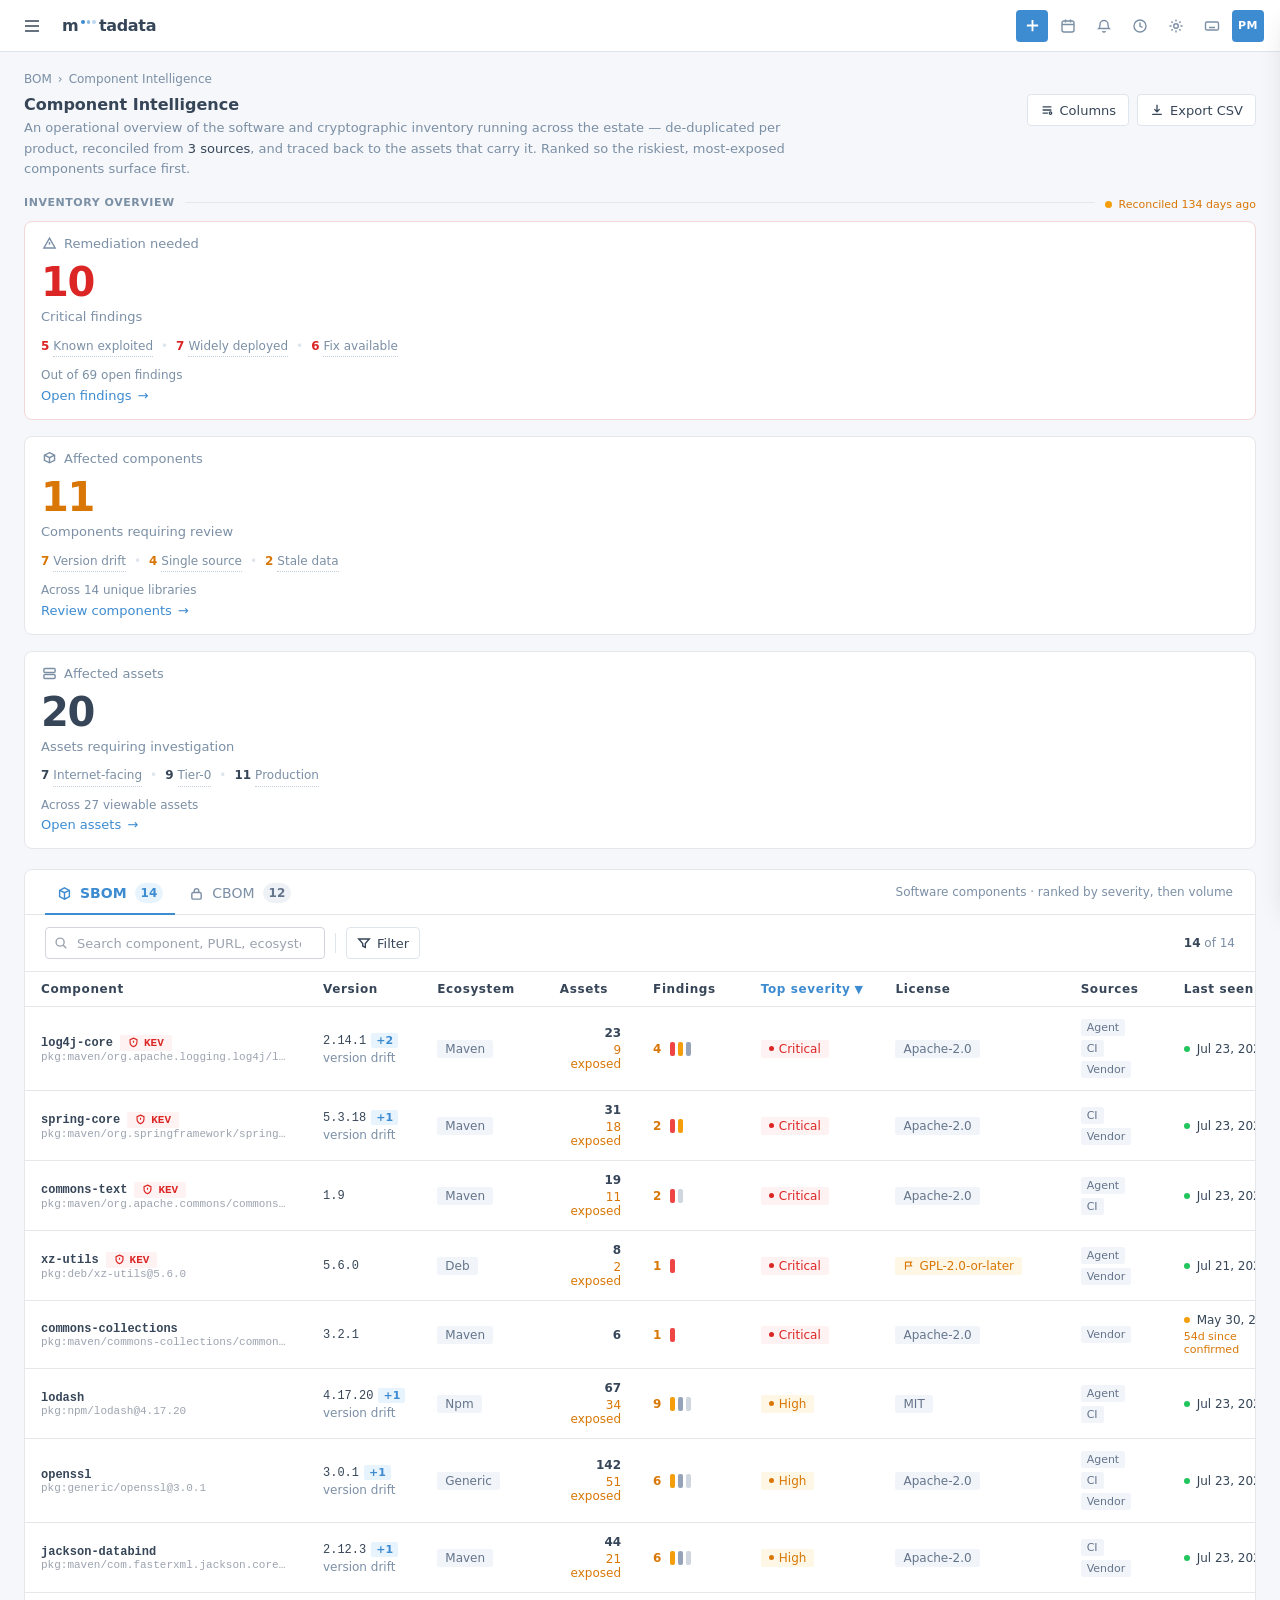
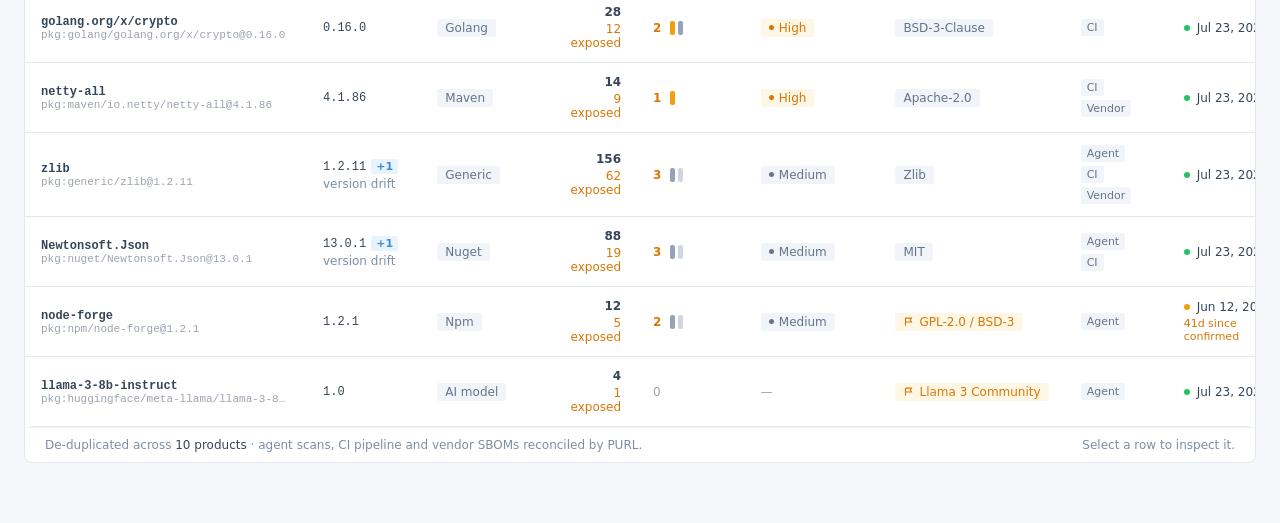
<file: app-reports/index.html>
<!doctype html>
<html lang="en">
<head>
<meta charset="utf-8">
<meta name="viewport" content="width=device-width,initial-scale=1">
<title>Component Intelligence — Motadata ServiceOps · BOM</title>
<style>
/* ─────────────────────────────────────────────────────────────
   Motadata ServiceOps — in-product light UI.
   Redesign of the BOM › Software Components screen into an
   inventory overview: Overview → Type switch → Triage → Detail.
   NOTE: BOM/CLAUDE.md dark tokens are for deliverables
   (journey maps, concept decks), not in-product screens.
   ───────────────────────────────────────────────────────────── */
/* ═══════════════════════════════════════════════════════════════
   Tokens are the literal hex values from BOM-DESIGN-SYSTEM.md §1.1.
   There is no palette abstraction in the shipped module and none is
   introduced here — these vars only spare us repeating the hex.
   ═══════════════════════════════════════════════════════════════ */
:root{
  /* text */
  --ink:#364658;            /* primary text — every value, heading, cell */
  --dim:#7B8FA5;            /* muted — labels, secondary lines, "of N" */
  --faint:#9CA3AF;          /* placeholder / disabled / em-dash */
  /* brand */
  --brand:#3D8BD0; --brand-ink:#3479b5;
  --sel-blue:#F5FAFF;       /* selected surface */
  --chip-blue:#EBF5FF;      /* active chip */
  --pill-id:#E8F4FD;        /* id / current pill bg */
  /* lines + surfaces */
  --line:#DFE5ED;           /* control border */
  --line-input:#d1d5db;     /* text inputs only */
  --line-tbl:#E5E7EB;       /* table dividers, card borders */
  --line-soft:#F0F2F5;      /* in-card hairlines */
  --row-hover:#F9FAFB;
  --surf-hover:#F5F7FA;
  --chip-n:#F1F5F9;         /* neutral chip */
  --chip-n2:#EEF2F6;        /* count badge */
  --bg:#F5F7FA;
  /* status triples — dot / text / background */
  --ok-dot:#22C55E;   --ok:#22A06B;   --ok-soft:#ECFDF3;
  --warn-dot:#F59E0B; --warn:#D97706; --warn-soft:#FEF7E6;
  --crit-dot:#EF4444; --crit:#DC2626; --crit-soft:#FEF3F2;
  --neu-dot:#94A3B8;  --neu:#64748B;  --neu-soft:#F1F5F9;
  /* type */
  --mono:ui-monospace,"SFMono-Regular","Cascadia Mono",Consolas,"Liberation Mono",monospace;
  --sans:"Segoe UI Variable Display","Segoe UI",Inter,system-ui,-apple-system,"Helvetica Neue",Arial,sans-serif;
  /* elevation — surfaces only (popovers, drawer, toast). Cards are
     border-only in this system. */
  --sh-lg:0 10px 15px -3px rgba(16,24,40,.1),0 4px 6px -4px rgba(16,24,40,.1);
  --sh-xl:0 20px 25px -5px rgba(16,24,40,.12),0 8px 10px -6px rgba(16,24,40,.1);
}
/* Mounted inside another shell (`?embed=1`), this page must not draw the product
   topbar — the host already has one. Same contract as app-admin/index.html. */
body.embed .topbar{display:none}
body.embed .shell{min-height:100vh}
body.embed .main{padding-top:16px}
*{box-sizing:border-box}
html,body{margin:0;height:100%}
body{background:var(--bg);color:var(--ink);font-family:var(--sans);font-size:13px;-webkit-font-smoothing:antialiased}
button{font:inherit;color:inherit;cursor:pointer}
:focus-visible{outline:2px solid var(--brand);outline-offset:2px;border-radius:4px}

/* ── app chrome ───────────────────────────────────────────── */
.topbar{height:52px;background:#fff;border-bottom:1px solid var(--line);display:flex;align-items:center;padding:0 16px;gap:14px;position:sticky;top:0;z-index:60}
.burger{width:32px;height:32px;border:0;background:none;display:grid;place-items:center;color:var(--ink);border-radius:4px}
.burger:hover{background:var(--surf-hover)}
.logo{display:flex;align-items:center;gap:2px;font-weight:600;font-size:16px;letter-spacing:-.3px;color:var(--ink)}
.logo .dots{display:flex;gap:2px;margin:0 1px 7px}
.logo .dots i{width:3.5px;height:3.5px;border-radius:9999px;background:var(--brand);display:block}
.logo .dots i:nth-child(2){opacity:.6}.logo .dots i:nth-child(3){opacity:.35}
.topbar .spacer{flex:1}
.tb{display:flex;align-items:center;gap:4px;color:var(--dim)}
.tb button{width:32px;height:32px;border:0;background:none;border-radius:4px;display:grid;place-items:center}
.tb button:hover{background:var(--surf-hover);color:var(--ink)}
.tb .plus{width:32px!important;height:32px!important;background:var(--brand)!important;color:#fff!important}
.tb .plus:hover{background:var(--brand-ink)!important;color:#fff!important}
.avatar{width:32px;height:32px;border-radius:4px;background:var(--brand);color:#fff;display:grid;place-items:center;font-size:11px;font-weight:600;letter-spacing:.4px}
.shell{display:flex;min-height:calc(100vh - 52px)}
.main{flex:1;min-width:0;padding:20px 24px 60px;max-width:1760px}
/* ── page head ────────────────────────────────────────────── */
.crumb{display:flex;align-items:center;gap:6px;color:var(--dim);font-size:12px;margin-bottom:8px}
.crumb a{color:var(--dim);text-decoration:none}
.crumb a:hover{color:var(--brand)}
.head{display:flex;align-items:flex-start;gap:24px;margin-bottom:16px}
h1{margin:0 0 2px;font-size:16px;font-weight:600;letter-spacing:0;line-height:1.4;color:var(--ink)}
.sub{color:var(--dim);font-size:13px;line-height:1.55;max-width:92ch}
.sub b{color:var(--ink);font-weight:500}
.head-actions{margin-left:auto;display:flex;gap:8px;flex:none}
/* §2.1 — secondary (bordered) */
.btn{height:32px;padding:0 12px;border:1px solid var(--line);background:#fff;border-radius:4px;
  display:inline-flex;align-items:center;gap:6px;font-size:13px;font-weight:500;color:var(--ink);white-space:nowrap;
  transition:background-color .14s,border-color .14s,color .14s}
.btn:hover{background:var(--surf-hover)}
/* §2.1 — primary */
.btn.pri{background:var(--brand);border-color:var(--brand);color:#fff}
.btn.pri:hover{background:var(--brand-ink);border-color:var(--brand-ink);color:#fff}
.btn.sm{height:28px;padding:0 10px;font-size:12px}

/* ── overview band ────────────────────────────────────────── */
.band{display:flex;align-items:center;gap:10px;margin:0 0 10px}
.eyebrow{font-size:11px;font-weight:600;letter-spacing:.05em;text-transform:uppercase;color:var(--dim)}
.band .ln{flex:1;height:1px;background:var(--line-tbl)}

/* ── attention-first overview cards ──────────────────────────
   Exception headline, demoted totals, explicit zero states,
   ONE severity colour per card (number + sub-label + chips only;
   icon and title stay neutral). ------------------------------ */
/* Operational summary cards. Eye path: headline → number → context →
   action. The number is the largest element on the card and carries the
   status colour; everything else is quiet. No dividers — separation is
   whitespace only. Action is pinned to the bottom on every card. */
.kpis{display:grid;grid-template-columns:repeat(3,1fr);gap:16px;margin-bottom:20px}
/* Cards are border-only surfaces in this system — no shadow. */
.kpi{background:#fff;border:1px solid var(--line-tbl);border-radius:8px;
  display:flex;flex-direction:column;padding:14px 16px;transition:border-color .14s}
.kpi:hover{border-color:#cfd8e3}
.kpi.urgent{border-color:#F3D6D6}
.kpi.urgent:hover{border-color:#E9BDBD}

.kh{display:flex;align-items:center;gap:7px;margin-bottom:10px}
.kh .ic{width:16px;height:16px;flex:none;display:grid;place-items:center;color:var(--dim)}
.kh .t{font-size:13px;font-weight:500;color:var(--dim)}

/* SANCTIONED EXCEPTION to the five-size scale (§1.2): the overview
   cards' attention number is fixed at 40px by an approved product spec.
   It is the only type size in this file outside 16/15/14/13/12/11. */
.knum{font-size:40px;font-weight:600;line-height:1;letter-spacing:-1.4px;font-variant-numeric:tabular-nums}
.klabel{font-size:13px;font-weight:500;margin-top:7px;line-height:1.3;color:var(--dim)}

/* Driver breakdown — WHY the number is what it is. Compact, one line,
   bullet-separated, each driver its own deep link. Max three. Labels
   carry a dotted underline: hover gives a one-sentence definition, so
   the shorthand never has to be guessed. */
.kdrv{margin-top:11px;display:flex;flex-wrap:wrap;align-items:baseline;font-size:12px;line-height:1.6}
.kdrv .dv{position:relative;border:0;background:none;padding:0;font:inherit;color:var(--dim);
  display:inline-flex;align-items:baseline;gap:4px;transition:color .14s}
.kdrv .dv b{font-weight:600;font-variant-numeric:tabular-nums}
.kdrv .dv .dl{border-bottom:1px dotted #C3CFDA;transition:border-color .14s}
.kdrv .dv:hover{color:var(--ink)}
.kdrv .dv:hover .dl{border-bottom-color:var(--dim)}
.kdrv .sep{color:var(--line);padding:0 8px;user-select:none}

/* Context — the denominator. Every attention number is justified by
   showing what it is out of. Mandatory on every card. */
.ksec{margin-top:10px;font-size:12px;color:var(--dim);line-height:1.4}

/* §2.1 — tertiary button (icon + label in brand colour, no chrome) */
.kcta{margin-top:auto;align-self:flex-start;border:0;background:none;font-size:13px;font-weight:500;
  color:var(--brand);display:inline-flex;align-items:center;gap:6px;border-radius:4px;
  padding:4px 6px;margin-left:-6px;margin-bottom:-2px;transition:background-color .14s}
.kcta:hover{background:var(--sel-blue)}
.kcta .ar{transition:transform .15s}
.kcta:hover .ar{transform:translateX(2px)}

/* Status text colours from the triples — never invented tints. */
.n-amber{color:var(--warn)}
.n-red{color:var(--crit)}
.n-neutral{color:var(--ink)}
.kzero{display:flex;align-items:center;gap:8px;min-height:63px;font-size:15px;font-weight:600;
  color:var(--ok);line-height:1.3}
.kzero svg{flex:none}

/* ── admin view ───────────────────────────────────────────────
   Category group + settings cards, matching the product's Admin hub. */
[hidden]{display:none!important}

.adgroup{background:#fff;border:1px solid var(--line-tbl);border-radius:8px;padding:4px;max-width:1500px}
.adhead{display:flex;align-items:flex-start;gap:12px;width:100%;border:0;background:none;
  padding:14px 14px 12px;text-align:left;border-radius:8px;transition:background-color .14s}
.adhead:hover{background:var(--surf-hover)}
.adicon{width:36px;height:36px;border-radius:8px;background:var(--pill-id);color:var(--brand);
  display:grid;place-items:center;flex:none}
.adtitle{min-width:0}
.adtitle .t{display:block;font-size:15px;font-weight:600;color:var(--ink);line-height:1.35}
.adtitle .d{display:block;margin-top:3px;font-size:13px;color:var(--dim);line-height:1.5}
.adchev{margin-left:auto;color:var(--dim);flex:none;display:grid;place-items:center;
  width:24px;height:24px;transition:transform .2s,color .14s}
.adhead:hover .adchev{color:var(--ink)}
.adgroup.collapsed .adchev{transform:rotate(180deg)}
.adbody{display:grid;grid-template-columns:repeat(3,1fr);gap:12px;padding:2px 14px 14px}
.adgroup.collapsed .adbody{display:none}
.adcard{display:flex;align-items:flex-start;gap:12px;width:100%;text-align:left;
  border:1px solid var(--line-tbl);background:#fff;border-radius:8px;padding:14px;
  transition:border-color .14s,background-color .14s}
.adcard:hover{border-color:var(--brand);background:var(--sel-blue)}
.adcicon{width:32px;height:32px;border-radius:8px;background:var(--pill-id);color:var(--brand);
  display:grid;place-items:center;flex:none}
.adctext{min-width:0}
.adctext .t{display:block;font-size:13px;font-weight:600;color:var(--ink)}
.adctext .d{display:block;margin-top:4px;font-size:12px;color:var(--dim);line-height:1.5}
@media (max-width:1100px){.adbody{grid-template-columns:1fr}}

/* ── BOM Retention ────────────────────────────────────────────
   Admin sub-screen. Default policy line + override rules, both
   editable through one dialog. */
/* Default policy — the estate-wide setting every CI inherits. Kept to
   three lines: what it is, the two independent limits, and how they
   interact. The interaction is stated inline rather than behind an info
   icon because it changes which value an admin picks — primary
   information, not reference (§2.7 covers the latter). */
.rt-eyebrow{display:block;font-size:11px;font-weight:600;letter-spacing:.05em;
  text-transform:uppercase;color:var(--dim);margin-bottom:10px}
.rt-note{margin-top:11px;font-size:12px;color:var(--dim)}
.card{background:#fff;border:1px solid var(--line-tbl);border-radius:8px;max-width:1500px}
.card-h{display:flex;align-items:center;gap:9px;padding:12px 16px;border-bottom:1px solid var(--line-tbl);
  font-size:15px;font-weight:600;color:var(--ink)}
.card-h .ic{color:var(--dim);display:grid;place-items:center}
.card-h .n{font-size:12px;font-weight:600;color:var(--neu);background:var(--chip-n2);border-radius:9999px;
  min-width:20px;height:20px;display:inline-flex;align-items:center;justify-content:center;padding:0 6px}
.rt-name{font-weight:600;color:var(--ink)}
.rt-id{font-family:var(--mono);font-size:12px;color:var(--dim);margin-top:2px}
.rt-sub{font-size:12px;color:var(--dim);margin-top:2px}
.rt-acts{display:flex;gap:6px;justify-content:flex-end;position:relative}
/* §1.3 — in-table row actions are h-7 (28px) */
.iact{height:28px;padding:0 10px;border:1px solid var(--line);background:#fff;border-radius:4px;
  font-size:12px;font-weight:500;color:var(--ink);display:inline-flex;align-items:center;gap:5px;
  transition:background-color .14s,border-color .14s,color .14s}
.iact:hover{background:var(--surf-hover)}
.iact.sq{width:28px;padding:0;justify-content:center;color:var(--dim)}
.iact.sq:hover{color:var(--crit);border-color:#F3D6D6;background:var(--crit-soft)}
/* §2.8 — destructive actions confirm in place, never a modal */
.confirm{position:absolute;right:0;top:34px;z-index:50;width:280px;white-space:normal;text-align:left;
  background:#fff;border:1px solid var(--line);border-radius:8px;box-shadow:var(--sh-lg);padding:12px}
.confirm p{margin:0;font-size:13px;font-weight:500;color:var(--ink)}
.confirm p+p{margin-top:4px;font-size:12px;font-weight:400;color:var(--dim)}
.confirm .row{margin-top:12px;display:flex;justify-content:flex-end;gap:8px}
.btn.danger{background:var(--crit);border-color:var(--crit);color:#fff}
.btn.danger:hover{background:#B91C1C;border-color:#B91C1C;color:#fff}

/* ── custom select (§2.2 — never a native <select>) ──────────── */
.ddwrap{position:relative;display:inline-block}
.ddbtn{height:36px;padding:0 10px;border:1px solid var(--line);background:#fff;border-radius:4px;
  font-size:13px;color:var(--ink);display:inline-flex;align-items:center;justify-content:space-between;
  gap:8px;transition:border-color .14s}
.ddbtn:hover{border-color:var(--brand)}
.ddbtn.ph{color:var(--faint);font-style:italic}
.truncate{overflow:hidden;text-overflow:ellipsis;white-space:nowrap}
.ddbtn .cv{color:var(--dim);transition:transform .16s;display:grid;place-items:center}
.ddbtn.open .cv{transform:rotate(180deg)}
.ddmenu{position:absolute;left:0;top:calc(100% + 4px);z-index:50;background:#fff;border:1px solid var(--line);
  border-radius:8px;box-shadow:var(--sh-lg);padding:4px 0;max-height:280px;overflow-y:auto}
.ddopt{display:flex;width:100%;align-items:center;justify-content:space-between;gap:8px;
  padding:8px 12px;text-align:left;font-size:13px;color:var(--ink);background:none;border:0;transition:background-color .14s}
.ddopt:hover{background:var(--row-hover)}
.ddopt.sel{background:var(--sel-blue);color:var(--brand);font-weight:500}

/* ── drawers (§2.3) ───────────────────────────────────────────
   Right-anchored, never a centred modal. The CI picker stacks on top
   of the rule drawer at z-10000 with a lighter scrim, so the drawer
   beneath stays legible. */
/* The panel re-renders on every interaction, so the entry animation is
   gated behind .in and applied only on first mount — otherwise every
   click replays it and the drawer looks like it is re-opening. */
.dw-scrim{position:fixed;inset:0;z-index:9998;background:rgba(0,0,0,.5)}
.dw-scrim.lite{z-index:9999;background:rgba(0,0,0,.4)}
.dw-scrim.in{animation:dwFade .18s}
@keyframes dwFade{from{opacity:0}to{opacity:1}}
.dw{position:fixed;top:0;right:0;bottom:0;z-index:9999;background:#fff;box-shadow:var(--sh-xl);
  display:flex;flex-direction:column}
.dw.stack{z-index:10000}
.dw.in{animation:dwIn .24s cubic-bezier(.22,.7,.3,1)}
@keyframes dwIn{from{transform:translateX(100%)}to{transform:none}}
.dw-head{display:flex;align-items:flex-start;gap:12px;padding:14px 20px;border-bottom:1px solid var(--line)}
.dw-head h3{margin:0;font-size:16px;font-weight:600;color:var(--ink)}
.dw-head p{margin:3px 0 0;font-size:13px;color:var(--dim);line-height:1.45;max-width:64ch}
.dw-head .x{margin-left:auto;width:32px;height:32px;border:0;background:none;border-radius:4px;flex:none;
  display:grid;place-items:center;color:var(--dim);transition:background-color .14s,color .14s}
.dw-head .x:hover{background:#F3F4F6;color:var(--ink)}
.dw-body{padding:18px 20px 20px;overflow-y:auto;flex:1;min-height:0}
.dw-foot{padding:12px 20px;border-top:1px solid var(--line);background:#fff;display:flex;align-items:center;gap:10px}
.dw-foot .gap{flex:1}
.dw-div{border:0;border-top:1px solid var(--line-soft);margin:20px 0 18px}

/* The two targeting tiles, side by side. Light border + a soft shadow
   that lifts on hover — a deliberate step past the system's border-only
   card, because these are choices to make rather than data to read. */
.tiles{display:grid;grid-template-columns:1fr 1fr;gap:12px;align-items:stretch}
.tile{display:flex;flex-direction:column;background:#fff;border:1px solid var(--line-tbl);
  border-radius:8px;padding:13px 14px 12px;box-shadow:0 1px 2px rgba(16,24,40,.04);
  transition:box-shadow .16s,border-color .16s}
.tile:hover{border-color:#CFD8E3;box-shadow:0 4px 14px -6px rgba(16,24,40,.18)}
.tile.act{border-color:var(--brand);box-shadow:0 4px 14px -6px rgba(61,139,208,.26)}
.tile-top{display:flex;align-items:flex-start;gap:10px}
.tile-i{width:32px;height:32px;border-radius:8px;background:var(--chip-n);color:var(--neu);
  display:grid;place-items:center;flex:none;transition:background-color .14s,color .14s}
.tile.dyn .tile-i{background:var(--pill-id);color:var(--brand)}
.tile.act .tile-i{background:var(--brand);color:#fff}
.tile-hd{min-width:0;padding-top:1px}
.tile-t{font-size:13px;font-weight:600;color:var(--ink);display:flex;align-items:center;gap:7px}
.tile-tag{font-size:11px;font-weight:700;letter-spacing:.08em;text-transform:uppercase;
  color:var(--neu);background:var(--chip-n);border-radius:2px;padding:2px 5px}
.tile.dyn .tile-tag{color:var(--brand);background:var(--pill-id)}
.tile-d{font-size:12px;color:var(--dim);line-height:1.45;margin-top:4px}
.tile-x{margin-top:11px;padding-top:10px;border-top:1px solid var(--line-soft)}
.tile-stat{font-size:12px;color:var(--dim);margin-bottom:5px}
.tile-stat b{font-size:16px;font-weight:600;color:var(--ink);letter-spacing:-.4px;margin-right:3px;
  font-variant-numeric:tabular-nums}
.tile-stat.zero b{color:var(--faint)}
.tile-state{font-size:12px;color:var(--dim);line-height:1.5}
.tile-b{margin-top:auto;padding-top:12px}
.picked{display:flex;flex-wrap:wrap;gap:6px}
.avail{font-size:12px;color:var(--dim)}
@media (max-width:720px){.tiles{grid-template-columns:1fr}}

/* condition builder — grey well holding collapsible white group cards */
/* on/off for the whole mechanism — lives here, not on the tile */
.cb-power{display:flex;align-items:flex-start;gap:12px;background:#fff;border:1px solid var(--line-tbl);
  border-radius:8px;padding:12px 14px;margin-bottom:14px;transition:border-color .14s,background-color .14s}
.cb-power.on{border-color:var(--brand);background:var(--sel-blue)}
.cb-power-t{font-size:13px;font-weight:600;color:var(--ink)}
.cb-power-d{font-size:12px;color:var(--dim);line-height:1.5;margin-top:3px}
.cb{background:#F8FAFC;border:1px solid var(--line-tbl);border-radius:8px;padding:14px}
.cb-group{background:#fff;border-radius:8px;box-shadow:0 1px 2px rgba(16,24,40,.05)}
.cg-head{display:flex;align-items:center;gap:10px;padding:11px 12px}
.cg-chev{width:28px;height:28px;border:0;background:var(--chip-n2);border-radius:9999px;flex:none;
  display:grid;place-items:center;color:var(--dim);transition:background-color .14s,color .14s}
.cg-chev:hover{background:#E3E9F0;color:var(--ink)}
.cg-chev svg{transition:transform .18s}
.cg-chev.open svg{transform:rotate(90deg)}
.cb-badge{background:var(--chip-n2);color:var(--ink);font-size:12px;font-weight:600;
  border-radius:4px;padding:7px 11px;white-space:nowrap;flex:none}
.cg-sum{font-size:13px;color:var(--ink);min-width:0;overflow:hidden;text-overflow:ellipsis;white-space:nowrap}
.cg-sum.none{color:var(--dim)}
.cg-acts{margin-left:auto;display:flex;gap:2px;flex:none}
.cg-ib{width:30px;height:30px;border:0;background:none;border-radius:4px;display:grid;place-items:center;
  color:var(--dim);transition:background-color .14s,color .14s}
.cg-ib:hover{background:var(--surf-hover);color:var(--ink)}
.cg-ib.del:hover{background:var(--crit-soft);color:var(--crit)}
.cg-body{padding:2px 12px 12px}
.cg-foot{display:flex;align-items:center;gap:6px;margin-top:4px}
.cg-foot .gap{flex:1}
.lnk{border:0;background:none;font-size:13px;font-weight:600;color:var(--brand);padding:5px 6px;
  border-radius:4px;transition:background-color .14s}
.lnk:hover{background:var(--sel-blue)}
.lnk.danger{color:var(--crit)}
.lnk.danger:hover{background:var(--crit-soft)}

.cb-row{display:grid;grid-template-columns:auto minmax(0,1fr) minmax(0,1fr) minmax(0,1fr) auto auto;
  gap:8px;align-items:center;margin-bottom:10px}
.cb-w{background:var(--chip-n2);color:var(--ink);font-size:12px;font-weight:600;border-radius:4px;
  padding:10px;text-align:center;white-space:nowrap;min-width:62px}
.cb-ib{width:36px;height:36px;border:1px solid var(--line);background:#fff;border-radius:4px;
  display:grid;place-items:center;color:var(--dim);flex:none;
  transition:background-color .14s,border-color .14s,color .14s}
.cb-ib:hover{background:var(--surf-hover);color:var(--ink)}
.cb-ib.del{color:var(--crit)}
.cb-ib.del:hover{background:var(--crit-soft);border-color:#F3D6D6}
.cb-add{border:0;background:none;color:var(--dim);font-size:13px;font-weight:500;padding:5px 6px;
  border-radius:4px;display:inline-flex;align-items:center;gap:7px;transition:background-color .14s,color .14s}
.cb-add:hover{background:var(--row-hover);color:var(--ink)}

/* group joiner — a real toggle, sitting on the rail between two groups */
.cg-join{position:relative;padding:9px 0 9px 30px}
.cg-join::before{content:"";position:absolute;left:30px;top:0;bottom:0;width:1px;background:#DFE5ED}
.joinbtn{position:relative;background:#fff;border:1px solid var(--line);border-radius:4px;
  padding:7px 11px;font-size:13px;font-weight:600;color:var(--ink);
  display:inline-flex;align-items:center;gap:7px;transition:border-color .14s,color .14s}
.joinbtn:hover{border-color:var(--brand);color:var(--brand)}
.joinbtn.muted{background:var(--chip-n2);border-color:transparent;color:#A9B6C3}
.joinbtn.muted:hover{color:var(--dim)}
.cb-gadd{margin-top:12px}
.cb-empty{background:#fff;border-radius:8px;padding:28px 16px;text-align:center;
  font-size:13px;color:var(--faint)}
.finput.ph::placeholder{font-style:italic}
.cb-prev{margin-top:16px}
.cb-prev-h{font-size:12px;color:var(--dim);margin-bottom:9px;background:var(--sel-blue);
  border-radius:4px;padding:9px 12px}
.cb-prev-h b{color:var(--ink);font-weight:600}
.cbt{width:100%;border-collapse:collapse;background:#fff;border:1px solid var(--line-tbl);border-radius:4px}
.cbt th{font-size:12px;font-weight:600;letter-spacing:.05em;color:var(--ink);text-align:left;
  padding:8px 10px;border-bottom:1px solid var(--line-tbl);white-space:nowrap}
.cbt td{padding:8px 10px;border-bottom:1px solid var(--line-tbl);font-size:12px;color:var(--ink);white-space:nowrap}
.cbt tr:last-child td{border-bottom:0}
.cbt .id{font-family:var(--mono);font-weight:600}
.cbt .ip{font-family:var(--mono);color:var(--dim)}
.ddwrap.full{display:block}
.ddwrap.full .ddbtn,.ddwrap.full .ddmenu{width:100%}

/* CI picker */
.pk-bar{display:flex;align-items:center;gap:10px;padding:10px 20px;border-bottom:1px solid var(--line-soft);
  background:#fff;font-size:12px;color:var(--dim)}
.pk-bar .gap{flex:1}
.pk-search{position:relative;padding:12px 20px 10px}
.pk-search input{width:100%;height:32px;border:1px solid var(--line-input);border-radius:4px;
  padding:0 10px 0 31px;font:inherit;font-size:13px;color:var(--ink);background:#fff}
.pk-search input::placeholder{color:var(--faint)}
.pk-search input:focus{outline:none;border-color:var(--brand)}
.pk-search .mag{position:absolute;left:29px;top:21px;color:var(--faint);pointer-events:none}
.pk-list{flex:1;min-height:0;overflow-y:auto}
.pk-hd{display:grid;grid-template-columns:28px 68px 1fr 128px 108px;gap:10px;align-items:center;
  padding:8px 20px;position:sticky;top:0;background:#fff;border-bottom:1px solid var(--line-tbl);
  font-size:12px;font-weight:600;letter-spacing:.05em;color:var(--ink);z-index:2}
.pk-row{display:grid;grid-template-columns:28px 68px 1fr 128px 108px;gap:10px;align-items:center;
  padding:10px 20px;border-bottom:1px solid var(--line-tbl);font-size:12px;color:var(--ink);
  cursor:pointer;transition:background-color .14s}
.pk-row:hover{background:var(--row-hover)}
.pk-row.on{background:var(--sel-blue)}
.pk-row input{accent-color:var(--brand);width:14px;height:14px}
.pk-row .id{font-family:var(--mono);font-weight:600}
.pk-row .ip{font-family:var(--mono);color:var(--dim)}
.pk-empty{padding:48px 20px;text-align:center;font-size:13px;color:var(--faint)}
.fld{margin-bottom:14px}
.flab{display:block;font-size:12px;font-weight:500;color:var(--dim);margin-bottom:6px}
.flab .req{color:var(--crit);margin-left:2px}
.finput{width:100%;height:36px;border:1px solid var(--line-input);border-radius:4px;padding:0 10px;
  font:inherit;font-size:13px;color:var(--ink);background:#fff}
.finput::placeholder{color:var(--faint)}
.finput:focus{outline:none;border-color:var(--brand)}
.finput.err{border-color:var(--crit)}
.ferr{margin-top:5px;font-size:12px;color:var(--crit)}
.grid2{display:grid;grid-template-columns:1fr 1fr;gap:16px}
.sechead{display:flex;align-items:baseline;gap:8px;font-size:13px;font-weight:600;color:var(--ink);
  margin:0 0 10px;letter-spacing:-.1px}
.sechead span{font-weight:400;color:var(--dim);font-size:12px}
/* toggle switch — brand when on, control border when off */
.sw{width:36px;height:20px;border-radius:9999px;background:var(--line);border:0;padding:0;position:relative;
  flex:none;transition:background-color .16s;cursor:pointer}
.sw::after{content:"";position:absolute;top:2px;left:2px;width:16px;height:16px;border-radius:9999px;
  background:#fff;transition:transform .16s;box-shadow:0 1px 2px rgba(16,24,40,.2)}
.sw.on{background:var(--brand)}
.sw.on::after{transform:translateX(16px)}
.btn.lg{height:36px;padding:0 14px}

/* ── BOM Scheduler ────────────────────────────────────────────
   An operations console, not a CRUD table: state before configuration.
   Summary strip → global switch → policy list. */
.sumstrip{display:flex;border:1px solid var(--line-tbl);border-radius:8px;background:#fff;
  margin-bottom:12px;overflow:hidden;max-width:1500px}
.sumcell{flex:1;padding:11px 16px;border-right:1px solid var(--line-soft);min-width:0}
.sumcell:last-child{border-right:0}
.suml{font-size:11px;font-weight:600;letter-spacing:.05em;text-transform:uppercase;color:var(--dim)}
.sumv{margin-top:6px;font-size:15px;font-weight:600;color:var(--ink);letter-spacing:-.2px;
  white-space:nowrap;overflow:hidden;text-overflow:ellipsis}
.sumv .u{font-size:12px;font-weight:400;color:var(--dim);margin-left:5px}
.sumv.quiet{color:var(--faint)}

/* compact settings banner — one line, not a container round a switch */
.setban{display:flex;align-items:center;gap:12px;border:1px solid var(--line-tbl);border-radius:8px;
  background:#fff;padding:12px 16px;margin-bottom:22px;max-width:1500px}
.setban.off{border-color:#F0E1BD;background:#FEFBF3}
.setban .t{font-size:13px;font-weight:600;color:var(--ink)}
.setban .d{font-size:12px;color:var(--dim);margin-top:2px;line-height:1.5}
.setban .last{margin-left:auto;text-align:right;flex:none;font-size:12px;color:var(--dim)}
.setban .last b{display:block;color:var(--ink);font-weight:600;margin-top:2px}

.sechd{display:flex;align-items:center;gap:10px;margin-bottom:10px}
.sechd h2{margin:0;font-size:15px;font-weight:600;color:var(--ink)}
.sechd .n{font-size:12px;font-weight:600;color:var(--neu);background:var(--chip-n2);border-radius:9999px;
  min-width:20px;height:20px;display:inline-flex;align-items:center;justify-content:center;padding:0 6px}
.sechd .r{margin-left:auto;display:flex;align-items:center;gap:8px}

.sc-wrap{background:#fff;border:1px solid var(--line-tbl);border-radius:8px;max-width:1500px;overflow:visible}
.sc-table{width:100%;border-collapse:collapse}
.sc-table th{text-align:left;font-size:12px;font-weight:600;letter-spacing:.05em;color:var(--ink);
  padding:11px 16px;border-bottom:1px solid var(--line-tbl);white-space:nowrap}
.sc-table td{padding:14px 16px;border-bottom:1px solid var(--line-soft);vertical-align:middle;font-size:13px}
.sc-table tr:last-child td{border-bottom:0}
.sc-table tbody tr:hover td{background:var(--row-hover)}
.sc-table tr.off td{background:#FCFDFE}
.sc-name{font-size:13px;font-weight:600;color:var(--ink)}
.sc-table tr.off .sc-name{color:var(--dim)}
.sc-id{font-family:var(--mono);font-size:11px;color:var(--faint);margin-top:3px}
.sc-cov{border:0;background:none;padding:0;font:inherit;font-size:13px;color:var(--brand);font-weight:500}
.sc-cov:hover{text-decoration:underline}
.sc-trig{font-size:13px;color:var(--ink)}
.sc-sub{font-size:12px;color:var(--dim);margin-top:3px;font-variant-numeric:tabular-nums}
.sc-when{font-size:13px;font-weight:500;color:var(--ink)}
.sc-stat{display:inline-flex;align-items:center;gap:7px;font-size:13px;font-weight:500;white-space:nowrap}
.sc-stat .d{width:7px;height:7px;border-radius:9999px;flex:none}
.sc-stat.on{color:var(--ok)}
.sc-stat.paused{color:var(--dim)}
.sc-acts{display:flex;align-items:center;gap:6px;justify-content:flex-end;position:relative}
.sc-menu{position:absolute;right:0;top:34px;z-index:50;width:190px;background:#fff;
  border:1px solid var(--line);border-radius:8px;box-shadow:var(--sh-lg);padding:4px 0;text-align:left}
.sc-menu button{display:flex;width:100%;align-items:center;gap:9px;padding:8px 12px;border:0;
  background:none;font-size:13px;color:var(--ink);transition:background-color .14s}
.sc-menu button:hover{background:var(--row-hover)}
.sc-menu button.danger{color:var(--crit)}
.sc-menu button.danger:hover{background:var(--crit-soft)}
.sc-menu .sep{height:1px;background:var(--line-soft);margin:4px 0}

/* §2.10 — empty state */
.estate{display:flex;flex-direction:column;align-items:center;justify-content:center;padding:72px 20px;text-align:center}
.estate .ic{width:56px;height:56px;border-radius:9999px;background:var(--surf-hover);color:var(--faint);
  display:grid;place-items:center;margin-bottom:14px}
.estate .t{font-size:14px;font-weight:500;color:var(--ink)}
.estate .d{margin-top:5px;max-width:440px;font-size:13px;color:var(--dim);line-height:1.55}
.estate .cta{margin-top:16px}

/* weekday chips, mode segmented control, live echo */
.dowset{display:flex;gap:6px;flex-wrap:wrap}
.dow{min-width:46px;height:34px;padding:0 10px;border:1px solid var(--line);background:#fff;border-radius:4px;
  font-size:13px;font-weight:500;color:var(--ink);transition:background-color .14s,border-color .14s,color .14s}
.dow:hover{background:var(--surf-hover)}
.dow.on{background:var(--brand);border-color:var(--brand);color:#fff}
.seg{display:inline-flex;border:1px solid var(--line);border-radius:4px;padding:2px;background:#fff}
.seg button{height:30px;padding:0 14px;border:0;background:none;border-radius:4px;font-size:13px;
  font-weight:500;color:var(--dim);transition:background-color .14s,color .14s}
.seg button:hover{color:var(--ink)}
.seg button.on{background:var(--brand);color:#fff}
.grid3{display:grid;grid-template-columns:1fr 1fr 1fr;gap:12px}
.echo{margin-top:4px;background:var(--sel-blue);border-radius:4px;padding:10px 13px;
  font-size:13px;color:var(--ink)}
@media (max-width:720px){.grid3{grid-template-columns:1fr}}
/* seat meter — a licence limit is a hard edge, so it reads as one */
.seatbar{padding:11px 20px;border-bottom:1px solid var(--line-soft);background:var(--sel-blue)}
.seatbar.tight{background:var(--warn-soft)}
.seatbar.over{background:var(--crit-soft)}
.sb-t{font-size:12px;color:var(--dim);line-height:1.5}
.sb-t b{color:var(--ink);font-weight:600}
.seatbar.over .sb-t b{color:var(--crit)}
.sb-m{margin-top:8px;height:5px;border-radius:9999px;background:#fff;overflow:hidden}
.sb-m i{display:block;height:100%;border-radius:9999px;background:var(--brand)}
.seatbar.tight .sb-m i{background:var(--warn-dot)}
.seatbar.over  .sb-m i{background:var(--crit-dot)}
/* licensing: paired top actions + seat card meter */
.actpair{display:flex;gap:8px;align-items:stretch}
.polbtn{display:flex;align-items:center;gap:10px;height:auto;padding:8px 12px;border:1px solid var(--line);
  background:#fff;border-radius:4px;text-align:left;transition:background-color .14s,border-color .14s}
.polbtn:hover{background:var(--surf-hover);border-color:#CFD8E3}
.polbtn .pt{font-size:13px;font-weight:600;color:var(--ink);display:flex;align-items:center;gap:7px}
.polbtn .pd{font-size:11px;color:var(--dim);margin-top:2px}
.kmeter{margin-top:10px;height:5px;border-radius:9999px;background:#EEF2F6;overflow:hidden}
.kmeter i{display:block;height:100%;border-radius:9999px;background:var(--brand)}
.kmeter.tight i{background:var(--warn-dot)}
.kmeter.full i{background:var(--crit-dot)}
.seatimpact{border:1px solid var(--line-tbl);border-radius:8px;overflow:hidden}
.si-row{display:flex;align-items:center;gap:12px;padding:9px 14px;font-size:13px;color:var(--dim);
  border-bottom:1px solid var(--line-soft)}
.si-row:last-child{border-bottom:0}
.si-row b{margin-left:auto;color:var(--ink);font-weight:600;font-variant-numeric:tabular-nums}
.si-row .ind{padding-left:14px;color:var(--faint);font-size:12px}
.si-row.tot{background:var(--surf-hover);color:var(--ink);font-weight:500}
.seatimpact.over .si-row.tot{background:var(--crit-soft)}
/* bulk-selection bar — only present while something is selected */
.bulkbar{display:flex;align-items:center;gap:12px;padding:10px 16px;background:var(--chip-blue);
  border-bottom:1px solid var(--line-tbl);font-size:13px;color:var(--brand)}
.bulkbar b{color:var(--brand);font-weight:600}
.bulkbar .gap{flex:1}
.sc-table input[type=checkbox]{accent-color:var(--brand);width:14px;height:14px;cursor:pointer}
.sc-table tr.sel td{background:var(--sel-blue)}
.tabs .right .search input{height:30px}
.sumstrip.inset{border:0;border-bottom:1px solid var(--line-tbl);border-radius:0;margin:0;max-width:none}
.rulesum{font-size:13px;color:var(--ink);line-height:1.5;max-width:44ch;
  display:-webkit-box;-webkit-line-clamp:2;-webkit-box-orient:vertical;overflow:hidden}
.rulesum.none{color:var(--faint)}
.sc-table tr.off .rulesum{color:var(--dim)}
/* rules-management rows — a policy list, not a data grid */
.rrow{display:flex;align-items:flex-start;gap:14px;padding:14px 20px;border-bottom:1px solid var(--line-soft)}
.rrow:last-child{border-bottom:0}
.rrow:hover{background:var(--row-hover)}
.rrow.off{background:#FCFDFE}
.rrow-main{min-width:0;flex:1}
.rrow-t{display:flex;align-items:center;gap:10px;font-size:13px;font-weight:600;color:var(--ink)}
.rrow.off .rrow-t{color:var(--dim)}
.rrow-c{margin-top:5px;font-size:13px;color:var(--ink);line-height:1.5;
  display:-webkit-box;-webkit-line-clamp:2;-webkit-box-orient:vertical;overflow:hidden}
.rrow.off .rrow-c{color:var(--dim)}
.rrow-m{margin-top:7px;display:flex;align-items:center;gap:12px;flex-wrap:wrap}
.rrow-m .sc-sub{margin:0}
.rrow-acts{display:flex;align-items:center;gap:6px;flex:none;position:relative}
.iact.sq.del{color:var(--crit)}
.iact.sq.del:hover{background:var(--crit-soft);border-color:#F3D6D6}
.rt-def{margin-bottom:20px;padding:16px 18px 17px;border-color:var(--brand-ring,#CFE0F0)}
.rt-def-head{display:flex;align-items:center;gap:10px;margin-bottom:12px}
.rt-def-scope{margin-left:auto;font-size:12px;color:var(--dim)}
.rt-sentence{display:flex;align-items:center;gap:10px;flex-wrap:wrap;font-size:15px;color:var(--ink);line-height:1.5}
.rt-sentence .j{color:var(--dim);font-size:14px}
/* Policy row — a grouped statement rather than a pair of loose selects.
   Shared: Retention uses it for keep/delete, and it is the pattern any
   module should use when two controls form one sentence. */
.polrow{display:flex;align-items:center;gap:10px;flex-wrap:wrap;
  background:var(--surf-hover);border:1px solid var(--line-tbl);border-radius:8px;padding:12px 14px}
.polrow .j{font-size:13px;color:var(--dim)}
.polrow-note{margin-top:8px;font-size:12px;color:var(--dim)}

/* Impact block — the live "what happens if I save" summary. Shared by
   every policy drawer so the answer always looks the same. */
.impact{display:flex;align-items:flex-start;gap:14px;background:var(--sel-blue);
  border-radius:8px;padding:14px 16px}
.impact.none{background:var(--surf-hover)}
.impact-n{font-size:16px;font-weight:600;line-height:1;color:var(--brand);
  font-variant-numeric:tabular-nums;flex:none;min-width:34px}
.impact.none .impact-n{color:var(--faint)}
.impact-t{font-size:13px;font-weight:600;color:var(--ink);line-height:1.4}
.impact-d{margin-top:4px;font-size:12px;color:var(--dim);line-height:1.6}
.impact-d b{color:var(--ink);font-weight:600}
.impact-mix{margin-top:8px;display:flex;gap:6px;flex-wrap:wrap}
/* reconcile freshness indicator — status dot + muted text */
.rec{display:flex;align-items:center;gap:7px;font-size:12px;color:var(--dim)}
.rec .rdot{width:7px;height:7px;border-radius:9999px;flex:none}
.rec.stale{color:var(--warn)}

/* deep-link confirmation toast */
.toast{position:fixed;left:50%;bottom:24px;transform:translate(-50%,14px);z-index:90;
  background:#fff;color:var(--ink);border:1px solid var(--line);border-radius:8px;
  padding:12px 14px;font-size:13px;box-shadow:var(--sh-xl);
  opacity:0;pointer-events:none;transition:opacity .18s,transform .18s;max-width:640px}
.toast.on{opacity:1;transform:translate(-50%,0)}
.toast .r{display:block;margin-top:4px;font-family:var(--mono);font-size:12px;color:var(--brand);word-break:break-all}

/* ── panel / tabs ─────────────────────────────────────────── */
.panel{background:#fff;border:1px solid var(--line-tbl);border-radius:8px;overflow:visible}
.tabs{display:flex;align-items:stretch;gap:2px;padding:0 20px;border-bottom:1px solid var(--line-tbl);
  border-radius:8px 8px 0 0;background:#fff}
.tab{position:relative;border:0;background:none;padding:13px 12px 11px;font-size:14px;font-weight:500;
  color:var(--dim);display:flex;align-items:center;gap:8px;border-radius:4px 4px 0 0;transition:color .14s}
.tab:hover{color:var(--ink)}
.tab[aria-selected="true"]{color:var(--brand);font-weight:600}
.tab[aria-selected="true"]::after{content:"";position:absolute;left:0;right:0;bottom:-1px;height:2px;background:var(--brand)}
/* §2 count badge — rounded-full, neutral until selected */
.tab .n{font-size:12px;font-weight:600;color:var(--neu);background:var(--chip-n2);border-radius:9999px;
  min-width:20px;height:20px;display:inline-flex;align-items:center;justify-content:center;padding:0 6px;
  font-variant-numeric:tabular-nums}
.tab[aria-selected="true"] .n{background:var(--pill-id);color:var(--brand)}
.tabs .right{margin-left:auto;display:flex;align-items:center;gap:10px;padding-right:2px}
.hint{font-size:12px;color:var(--dim)}

/* ── toolbar ──────────────────────────────────────────────── */
.toolbar{display:flex;align-items:center;gap:8px;padding:12px 20px;border-bottom:1px solid var(--line-tbl);
  flex-wrap:wrap;background:#fff}
.search{position:relative;width:280px;flex:none}
.search input{width:100%;height:32px;border:1px solid var(--line-input);border-radius:4px;
  padding:0 10px 0 31px;font:inherit;font-size:13px;color:var(--ink);background:#fff}
.search input::placeholder{color:var(--faint)}
.search input:focus{outline:none;border-color:var(--brand)}
.search .mag{position:absolute;left:9px;top:9px;color:var(--faint);pointer-events:none}
.vdiv{width:1px;height:20px;background:var(--line);margin:0 2px}
/* §5.3 / §2.9 — ONE filter control, never a row of them. A single icon
   opens one popup of checkbox groups and carries a count badge; the
   applied conditions render as chips (§2.5) beside it. */
.fwrap{position:relative}
.fbtn{height:32px;padding:0 10px;border:1px solid var(--line);background:#fff;border-radius:4px;
  font-size:13px;font-weight:500;color:var(--ink);display:inline-flex;align-items:center;gap:6px;
  white-space:nowrap;transition:background-color .14s,border-color .14s,color .14s}
.fbtn:hover{background:var(--surf-hover)}
.fbtn.on{background:var(--chip-blue);border-color:var(--chip-blue);color:var(--brand)}
.fbtn .cnt{display:inline-flex;align-items:center;justify-content:center;min-width:18px;height:18px;
  padding:0 5px;border-radius:9999px;background:var(--brand);color:#fff;font-size:11px;font-weight:600}
/* §2.2 — required click-away catcher behind every dropdown */
.catcher{position:fixed;inset:0;z-index:40}
.pop{position:absolute;top:38px;left:0;z-index:50;background:#fff;border:1px solid var(--line);
  border-radius:8px;box-shadow:var(--sh-lg);padding:4px 0;width:264px;max-height:70vh;overflow-y:auto}
.pop .ph{font-size:11px;font-weight:600;letter-spacing:.05em;text-transform:uppercase;color:var(--dim);
  padding:10px 12px 5px}
.pop label{display:flex;align-items:center;gap:9px;padding:7px 12px;font-size:13px;color:var(--ink);cursor:pointer}
.pop label:hover{background:var(--row-hover)}
.pop input{accent-color:var(--brand);width:14px;height:14px;border-radius:4px;flex:none}
.pop .sep{height:1px;background:var(--line-soft);margin:4px 0}
/* §2.5 — applied filter chip */
.achip{display:inline-flex;align-items:center;gap:6px;border-radius:2px;background:var(--chip-blue);
  color:var(--brand);padding:4px 6px 4px 8px;font-size:12px;font-weight:500;white-space:nowrap}
.achip .x{border:0;background:none;padding:0;color:var(--brand);opacity:.7;display:inline-flex;
  align-items:center;line-height:1;border-radius:2px}
.achip .x:hover{opacity:1;color:var(--crit)}
/* §2.4 — empty value is an em-dash, never a blank */
.dash{color:var(--faint)}
.toolbar .end{margin-left:auto;display:flex;align-items:center;gap:12px}
.count{font-size:12px;color:var(--dim);font-variant-numeric:tabular-nums}
.count b{color:var(--ink);font-weight:600}
/* §2.1 — tertiary */
.clear{border:0;background:none;color:var(--brand);font-size:13px;font-weight:500;
  padding:4px 6px;border-radius:4px;transition:background-color .14s}
.clear:hover{background:var(--sel-blue)}

/* ── table ────────────────────────────────────────────────── */
/* §2.4 — borderless, hairline-divided. No zebra, no vertical rules. */
.twrap{overflow-x:auto;border-radius:0 0 8px 8px}
table{width:100%;border-collapse:collapse;min-width:1240px}
thead th{position:sticky;top:0;z-index:5;background:#fff;border-bottom:1px solid var(--line-tbl);
  text-align:left;font-size:12px;font-weight:600;letter-spacing:.05em;color:var(--ink);
  padding:10px 16px;white-space:nowrap;user-select:none}
thead th.s{cursor:pointer}
thead th.s:hover{color:var(--brand)}
thead th .ar{opacity:0;margin-left:4px;font-size:11px}
thead th.act{color:var(--brand)}
thead th.act .ar{opacity:1}
tbody tr.row{border-bottom:1px solid var(--line-tbl);cursor:pointer;transition:background-color .14s}
tbody tr.row:hover{background:var(--row-hover)}
tbody tr.row.sel{background:var(--sel-blue)}
tbody tr.row.sel td:first-child{box-shadow:inset 2px 0 0 var(--brand)}
tbody td{padding:12px 16px;vertical-align:middle;font-size:12px;color:var(--ink)}
.num{font-variant-numeric:tabular-nums;text-align:right}
.cname{font-family:var(--mono);font-size:12px;font-weight:600;display:flex;align-items:center;gap:7px}
.csub{font-size:12px;color:var(--dim);margin-top:3px}
.purl{font-family:var(--mono);font-size:11px;color:var(--faint);display:block;max-width:250px;
  overflow:hidden;text-overflow:ellipsis;white-space:nowrap}
/* §2.5 — status pill, rounded-sm, from the status triple */
.pill{display:inline-flex;align-items:center;gap:5px;border-radius:2px;padding:2px 8px;font-size:12px;
  font-weight:500;white-space:nowrap}
.pill.crit{background:var(--crit-soft);color:var(--crit)}
.pill.high{background:var(--warn-soft);color:var(--warn)}
/* The system defines four status triples only. Medium and Low both
   resolve to neutral — the pill's own label is what separates them,
   which satisfies "colour is never the only signal" (§5.8). */
.pill.med{background:var(--neu-soft);color:var(--neu)}
.pill.low{background:var(--neu-soft);color:var(--neu)}
.pill.ok{background:var(--ok-soft);color:var(--ok)}
.pill.gold{background:var(--warn-soft);color:var(--warn)}
.pill.ghost{background:var(--chip-n);color:var(--neu)}
.pill.pur{background:var(--chip-n);color:var(--neu)}
.pill.teal{background:var(--chip-n);color:var(--neu)}
.pill.net{background:var(--warn-soft);color:var(--warn)}
.pill .d{width:5px;height:5px;border-radius:9999px;background:currentColor;flex:none}
.pill svg{flex:none}
/* §2.5 — CVE/KEV pill carries the exact danger treatment at 11px semibold */
.pill.kev{font-size:11px;font-weight:600}
.fnd{display:flex;align-items:center;gap:9px}
.fcount{font-weight:600;font-size:12px;font-variant-numeric:tabular-nums}
.fmix{display:flex;gap:3px}
.fmix i{width:5px;height:14px;border-radius:2px;display:block}
/* Source chips are metadata, not status — neutral chip (§1.1). */
.src{font-size:11px;font-weight:500;border-radius:2px;padding:2px 6px;white-space:nowrap;
  background:var(--chip-n);color:var(--neu)}
.srcs{display:flex;gap:4px;flex-wrap:wrap}
.seen{display:flex;align-items:center;gap:7px;font-size:12px;color:var(--ink);white-space:nowrap}
.fresh{width:6px;height:6px;border-radius:9999px;flex:none}
.stale{font-size:11px;color:var(--warn);font-weight:500;margin-top:3px}
.ver{font-family:var(--mono);font-size:12px;font-weight:500}
/* ID pill treatment (§1.1) */
.vmore{font-family:var(--sans);font-size:11px;color:var(--brand);font-weight:600;
  background:var(--pill-id);border-radius:2px;padding:1px 5px;margin-left:5px}
.tags2{display:flex;flex-direction:column;gap:4px;align-items:flex-start}
/* §2.4 — empty grid */
.empty{padding:48px 16px;text-align:center;font-size:13px;color:var(--faint)}
.empty b{display:block;color:var(--ink);font-size:13px;font-weight:500;margin-bottom:4px}
.foot{padding:10px 20px;border-top:1px solid var(--line-soft);display:flex;align-items:center;gap:10px;
  font-size:12px;color:var(--dim);background:#fff;border-radius:0 0 8px 8px}
.foot .gap{margin-left:auto}
.foot b{color:var(--ink);font-weight:500}
/* §2.6 — instant tooltip, wrapping, max 320px */
.tip{position:relative}
.tip:hover::after{content:attr(data-tip);position:absolute;left:50%;bottom:calc(100% + 8px);
  transform:translateX(-50%);background:var(--ink);color:#fff;font-size:12px;font-weight:400;
  line-height:1.45;padding:7px 10px;border-radius:4px;white-space:pre-line;width:max-content;
  max-width:320px;z-index:40;box-shadow:var(--sh-lg);text-transform:none;letter-spacing:0}

/* ── detail drawer ────────────────────────────────────────── */
.scrim{position:fixed;inset:0;background:rgba(0,0,0,.5);opacity:0;pointer-events:none;
  transition:opacity .2s;z-index:9998}
.scrim.on{opacity:1;pointer-events:auto}
.drawer{position:fixed;top:0;right:0;bottom:0;width:560px;max-width:95vw;background:#fff;
  box-shadow:var(--sh-xl);transform:translateX(100%);
  transition:transform .24s cubic-bezier(.22,.7,.3,1);z-index:9999;display:flex;flex-direction:column}
.drawer.on{transform:none}
.dhead{padding:12px 20px;border-bottom:1px solid var(--line);display:flex;gap:12px;align-items:flex-start;background:#fff}
.dhead .x{margin-left:auto;width:32px;height:32px;border:0;background:none;border-radius:4px;
  display:grid;place-items:center;color:var(--dim);flex:none;transition:background-color .14s,color .14s}
.dhead .x:hover{background:#F3F4F6;color:var(--ink)}
.dtitle{font-family:var(--mono);font-size:16px;font-weight:600;line-height:1.35;word-break:break-all;color:var(--ink)}
.dmeta{margin-top:5px;display:flex;align-items:center;gap:6px;flex-wrap:wrap}
.dbody{flex:1;overflow-y:auto;padding:0 0 16px}
.dstats{display:grid;grid-template-columns:repeat(4,1fr);border-bottom:1px solid var(--line-soft)}
.dstat{padding:12px 16px;border-right:1px solid var(--line-soft)}
.dstat:last-child{border-right:0}
.dstat .l{font-size:11px;font-weight:500;letter-spacing:.05em;text-transform:uppercase;color:var(--dim)}
.dstat .v{margin-top:5px;font-size:15px;font-weight:600;font-variant-numeric:tabular-nums;line-height:1.2}
.dsec{padding:14px 20px;border-bottom:1px solid var(--line-soft)}
.dsec:last-child{border-bottom:0}
.dlab{font-size:11px;font-weight:600;letter-spacing:.05em;text-transform:uppercase;color:var(--dim);
  margin-bottom:9px;display:flex;align-items:center;gap:8px}
.dlab .r{margin-left:auto;font-size:11px;font-weight:400;color:var(--dim);letter-spacing:0;text-transform:none}
.summary{font-size:13px;line-height:1.6;color:var(--ink)}
.summary b{color:var(--ink);font-weight:600}
.facts div{display:flex;gap:12px;padding:7px 0;border-bottom:1px solid var(--line-soft);font-size:13px}
.facts div:last-child{border-bottom:0}
.facts .k{width:128px;flex:none;color:var(--dim);font-size:12px;padding-top:1px}
.facts .v{color:var(--ink)}
.mini{width:100%;border-collapse:collapse;border:1px solid var(--line-tbl);border-radius:4px;overflow:hidden}
.mini th{background:#fff;font-size:12px;letter-spacing:.05em;color:var(--ink);text-align:left;
  padding:8px 10px;font-weight:600;border-bottom:1px solid var(--line-tbl)}
.mini td{padding:8px 10px;border-bottom:1px solid var(--line-tbl);font-size:12px;color:var(--ink)}
.mini tr:last-child td{border-bottom:0}
.mini .ci{font-family:var(--mono);font-size:12px;font-weight:500}
.sevrow{display:flex;align-items:center;gap:10px;padding:6px 0;font-size:13px;color:var(--ink)}
.sevrow .sw{width:8px;height:8px;border-radius:9999px;flex:none}
.sevrow .nm{width:74px;color:var(--dim);font-size:12px}
.sevrow .tr{flex:1;height:6px;border-radius:9999px;background:var(--chip-n);overflow:hidden}
.sevrow .tr i{display:block;height:100%;border-radius:9999px}
.sevrow .vv{width:26px;text-align:right;font-weight:600;font-variant-numeric:tabular-nums;font-size:12px}
.srcrow{display:flex;align-items:center;gap:10px;padding:8px 0;border-bottom:1px solid var(--line-soft);font-size:13px}
.srcrow:last-child{border-bottom:0}
.srcrow .t{color:var(--dim);flex:1;font-size:12px}
.dfoot{padding:12px 20px;border-top:1px solid var(--line-soft);display:flex;gap:8px;background:#fff;flex-wrap:wrap}
.dfoot .gap{flex:1}
@media (max-width:1280px){.kpis{grid-template-columns:1fr}}

/* ── Compliance Report Pack (#/bom/reports) ───────────────────
   Every class here is cmp-prefixed. This stylesheet is shared by six
   surfaces and generic names have collided four times already (.sw,
   .seatbar, .kpi-lnk); a prefix costs nothing and ends the argument. */
/* Reports sits on the product's white page surface, not the blue-grey wash —
   the sections carry themselves on borders, exactly as Licensing and Component
   Intelligence do. Scoped to this view so the other five are untouched. */
body.v-reports{background:#fff}

/* The tab row heads the surface it switches, the way it does on Component
   Intelligence and Licensing — the same .tabs/.tab component, in the same place
   relative to its content, rather than floating as a white band on the page. */
/* ONE container for the whole assembly.
   The cards are tabs and everything under them is the panel they drive — but as
   three separate bordered cards with gaps between them, that read as three
   unrelated modules, which is the linkage problem the notch and the flag echo
   were both trying to solve from the wrong end. One surface, hairline seams.

   `overflow` is deliberately NOT hidden: every popover on this screen (score,
   history, resolve, saved views) is absolutely positioned inside here and would
   be clipped. The radius holds anyway because the children paint no background
   of their own — the shell draws the corners. */
.cmp-shell{max-width:1760px;margin-bottom:16px;background:#fff;
  border:1px solid var(--line-tbl);border-radius:8px}
/* One horizontal grid for every zone. The carousel is the single exception: its
   40px gutters are the arrows' reserved space, and a scroll container clips at
   its padding box, so that space cannot come from padding. */
.cmp-shell .tabs{padding:0 16px;background:none;border-radius:0}
.cmp-scope{display:flex;align-items:center;gap:10px;font-size:12px;color:var(--dim);
  padding:9px 16px 13px;flex-wrap:wrap}

/* ── framework carousel ───────────────────────────────────────
   Thirteen frameworks do not fit, and a native scrollbar under a card row is
   chrome that says "list" when the row is a control. Peek + arrows + snap say
   the same thing without the furniture. */
/* The gutters belong to the WRAPPER, not to the scroller. A scroll container
   clips at its padding box, so padding-left does not reserve anything: at any
   scrollLeft > 0 the first card slid straight under the prev arrow. With the
   scroller inset by the arrow diameter + 8px, no card can reach the gutter at
   any scroll position, so there is nothing to overlap. */
.cmp-car{position:relative;padding:0 40px}
.cmp-strip{display:flex;gap:12px;overflow-x:auto;padding:12px 3px 22px;
  scroll-snap-type:x mandatory;scroll-padding-left:3px;scroll-behavior:smooth;
  scrollbar-width:none;-ms-overflow-style:none}
.cmp-strip::-webkit-scrollbar{display:none}
/* The fade sits at the scroller's edge, inside the gutter, so the hard cut reads
   as "more this way" rather than as a clipped card. Never over an arrow. */
.cmp-car::before,.cmp-car::after{content:"";position:absolute;top:0;bottom:14px;width:34px;
  pointer-events:none;z-index:2;transition:opacity .18s}
.cmp-car::before{left:40px;background:linear-gradient(90deg,#fff 28%,rgba(255,255,255,0))}
.cmp-car::after{right:40px;background:linear-gradient(270deg,#fff 28%,rgba(255,255,255,0))}
/* Full-bleed hairline under the saved-view tabs — inset dividers would rebuild
   the boxed look the merge exists to remove. */
.cmp-shell .tabs{border-bottom:1px solid var(--line-soft)}
/* THE SEAM. The one stronger divider on the screen: above it are the controls,
   below it is the panel they drive. */
.cmp-tabpanel{border-top:1px solid var(--line-tbl);outline:none}
.cmp-tabpanel:focus-visible{outline:2px solid var(--brand);outline-offset:-2px;border-radius:0 0 8px 8px}
/* One selection, one transition — the detail band, the rules and the gaps move
   together, because they are one panel. */
.cmp-tabpanel.swap{animation:cmpfade .15s ease-out}
.cmp-car.at-start::before{opacity:0}
.cmp-car.at-end::after{opacity:0}
.cmp-arrow{position:absolute;top:calc(50% - 4px);transform:translateY(-50%);z-index:3;
  width:32px;height:32px;border-radius:9999px;border:1px solid var(--line);background:#fff;
  display:grid;place-items:center;color:var(--ink);box-shadow:var(--sh-lg);
  transition:background-color .14s,border-color .14s,color .14s,opacity .14s}
.cmp-arrow:hover{background:var(--surf-hover);border-color:var(--brand);color:var(--brand)}
.cmp-arrow[disabled]{color:var(--faint);border-color:var(--line-tbl);box-shadow:none;
  cursor:default;opacity:.55}
.cmp-arrow[disabled]:hover{background:#fff;border-color:var(--line-tbl);color:var(--faint)}
.cmp-arrow.prev{left:4px}
.cmp-arrow.next{right:4px}
/* Narrow: 80px of gutter is a whole card's worth of screen. The arrows are the
   enhancement; the peek and the swipe are the affordance, and both survive. */
@media (max-width:720px){
  .cmp-car{padding:0}
  .cmp-arrow{display:none}
  .cmp-car::before{left:0}
  .cmp-car::after{right:0}
}

/* Every card the same box, so the percentage, the bar and the BOM footer land on
   the same baseline across the row — uneven cards are what made this read as a
   list of different things rather than one comparison. */
.cmp-cw{position:relative;flex:0 0 222px;height:126px;scroll-snap-align:start}
.cmp-card{position:absolute;inset:0;display:flex;flex-direction:column;
  background:#fff;border:1px solid var(--line-tbl);border-radius:8px;
  padding:11px 13px 12px;text-align:left;
  transition:border-color .14s,background-color .14s,box-shadow .14s}
.cmp-card:hover{border-color:#cfd8e3}
.cmp-card[aria-selected="true"]{border-color:var(--brand);background:var(--sel-blue)}
/* The notch: the selected card physically points at the panel it drives. It sits
   inside the strip's bottom padding, so the scroll container never clips it. */
.cmp-card[aria-selected="true"]::after{content:"";position:absolute;left:50%;bottom:-6px;
  width:10px;height:10px;margin-left:-5px;background:var(--sel-blue);
  border-right:1px solid var(--brand);border-bottom:1px solid var(--brand);
  transform:rotate(45deg);border-bottom-right-radius:2px}
.cmp-card.nodata{background:var(--bg)}
.cmp-card.nodata[aria-selected="true"]{background:var(--sel-blue)}
.cmp-card:focus-visible{outline:2px solid var(--brand);outline-offset:2px}

.cmp-ctop{display:flex;align-items:center;gap:6px;color:var(--dim);height:16px}
.cmp-fl{display:inline-flex;width:16px;height:12px;border-radius:2px;overflow:hidden;flex:none;
  box-shadow:inset 0 0 0 .5px rgba(16,24,40,.18)}
.cmp-fl svg{display:block}
.cmp-flag{font-size:11px;font-weight:600;letter-spacing:.04em;color:var(--dim)}
/* Hit area is 24px even though the glyph is 13px — an icon button smaller than a
   fingertip is a decoration that happens to be clickable. */
.cmp-i{position:absolute;top:7px;right:7px;z-index:2;display:grid;place-items:center;
  width:24px;height:24px;border:0;background:none;padding:0;color:var(--faint);
  border-radius:9999px;transition:color .14s,background-color .14s}
.cmp-i:hover{color:var(--brand);background:var(--chip-blue)}
.cmp-cname{font-size:13px;font-weight:600;color:var(--ink);line-height:1.3;margin-top:5px;
  padding-right:20px;white-space:nowrap;overflow:hidden;text-overflow:ellipsis}
.cmp-csub{font-size:11px;color:var(--faint);margin-top:2px;
  white-space:nowrap;overflow:hidden;text-overflow:ellipsis}
/* Pinned to the bottom of a fixed-height card, so it lands on one line across the row. */
.cmp-pctrow{display:flex;align-items:center;gap:9px;margin-top:auto}
.cmp-pct{font-size:16px;font-weight:600;line-height:1;font-variant-numeric:tabular-nums;flex:none;
  min-width:40px}
.cmp-pct .u{font-size:11px;font-weight:600}
.cmp-plab{display:none}
.cmp-bar{flex:1;height:4px;border-radius:9999px;background:var(--chip-n);overflow:hidden;min-width:40px}
.cmp-cfoot{margin-top:7px;font-size:11px;color:var(--faint);letter-spacing:.02em;
  white-space:nowrap;overflow:hidden;text-overflow:ellipsis}
.cmp-cfoot.warnish{color:var(--dim)}

/* Absence reads grey, never as a low score — and the whole card goes quiet, not
   just the number, so it cannot be mistaken for a card that merely scored badly. */
.cmp-nodata{font-size:16px;font-weight:600;line-height:1;color:var(--faint);flex:none;min-width:40px}
.cmp-card.nodata .cmp-cname{color:var(--dim);font-weight:500}


.cmp-scope .r{margin-left:auto}
.cmp-scope b{color:var(--ink);font-weight:600}

/* ── detail panel ─────────────────────────────────────────── */
/* No fixed heights anywhere: the panel hugs whatever the framework needs. */
/* Header row · stats band · provenance footer — nothing else, and no heights. */
.cmp-detail{padding:15px 16px 14px;border-bottom:1px solid var(--line-tbl)}
@keyframes cmpfade{from{opacity:0;transform:translateY(3px)}to{opacity:1;transform:none}}
@media (prefers-reduced-motion:reduce){
  .cmp-tabpanel.swap{animation:none}
  .cmp-strip{scroll-behavior:auto}
}

/* 1 · header
   No flag, no name: the selected card sits directly above this panel with an
   accent border and a notch pointing into it, so repeating its title here said
   the same thing twice. The relationship is carried by the notch for sighted
   readers and by aria-labelledby for everyone else. What remains is what the
   card does NOT say — the policy pack, the BOM scope, and the actions. */
.cmp-hdr{display:flex;align-items:center;gap:9px;flex-wrap:wrap;min-height:32px}
.cmp-hdr .rt{margin-left:auto;display:flex;align-items:center;gap:6px;flex:none}

/* The demotion mechanism. A BUTTON, not a hover target: everything moved off the
   surface has to stay reachable by keyboard and by thumb, and `title` is neither. */
.cmp-ib{border:0;background:none;padding:0;display:inline-grid;place-items:center;
  width:24px;height:24px;flex:none;border-radius:9999px;color:var(--faint);
  transition:color .14s,background-color .14s}
.cmp-ib:hover,.cmp-ib[aria-expanded="true"]{color:var(--brand);background:var(--chip-blue)}

/* 2 · stats band
   The gauge anchors the left; the four stats take the rest and sit centred in it,
   so the band reads as one balanced row instead of everything crowding the left
   edge with a hand-span of empty space after it. */
.cmp-band{display:flex;align-items:center;gap:40px;flex-wrap:wrap;margin-top:14px}
/* A hairline, not a rule: it separates the score from the counts without
   claiming they are different sections — they answer the same question. */
.cmp-bdiv{width:1px;height:52px;flex:none;background:var(--line-soft);align-self:center}
.cmp-gauge{position:relative;width:136px;flex:none;margin:0 12px}
.cmp-gauge svg{display:block}
.cmp-gcap{position:absolute;left:0;right:0;bottom:0;display:flex;align-items:baseline;
  justify-content:center}
.cmp-gcap .v{font-size:20px;font-weight:600;line-height:1;color:var(--ink);font-variant-numeric:tabular-nums}
/* On the label, not on the numeral: the number is the reading and wants to be
   the only thing at that size, while the icon explains what produced it — which
   is what the word underneath already says. */
.cmp-gi{border:0;background:none;padding:0;display:inline-grid;place-items:center;
  width:20px;height:20px;border-radius:9999px;color:var(--faint);transition:color .14s,background-color .14s}
.cmp-gi:hover,.cmp-gi[aria-expanded="true"]{color:var(--brand);background:var(--chip-blue)}
.cmp-dlab{margin-top:9px;display:flex;align-items:center;justify-content:center;gap:3px;
  font-size:11px;font-weight:600;letter-spacing:.05em;text-transform:uppercase;color:var(--dim)}
.cmp-dlab .cmp-gi{width:18px;height:18px;margin:-3px 0}
.cmp-stats{display:flex;gap:48px;flex-wrap:wrap;flex:1;justify-content:flex-start;padding-top:2px}
/* All four columns share one anatomy, so Gaps reads as a peer of the other three
   rather than as something appended to them. */
.cmp-stat{min-width:0}
.cmp-stat .l{display:flex;align-items:center;gap:2px;font-size:10px;font-weight:600;
  letter-spacing:.05em;text-transform:uppercase;color:var(--dim);white-space:nowrap}
.cmp-stat .l .cmp-ib{width:20px;height:20px;margin:-4px 0}
.cmp-stat .v{margin-top:6px;font-size:20px;font-weight:600;line-height:1;color:var(--ink);
  font-variant-numeric:tabular-nums}
.cmp-stat .v.bad{color:var(--crit)}
.cmp-stat .v.warn{color:var(--warn)}
.cmp-stat .s{margin-top:7px;display:flex;flex-direction:column;align-items:flex-start;gap:4px;
  font-size:12px;color:var(--dim);white-space:nowrap;text-align:left}
.cmp-stat .s .ok{color:var(--ok)}
.cmp-stat .s .no{color:var(--crit)}
.cmp-dcap .v,.cmp-gtab .c{font-variant-numeric:tabular-nums}

/* 3 · provenance footer */
.cmp-prov{margin-top:14px;padding-top:11px;border-top:1px solid var(--line-soft);
  display:flex;align-items:center;gap:8px;flex-wrap:wrap;font-size:12px;color:var(--faint)}
.cmp-prov .sep{color:var(--line)}

.cmp-link{border:0;background:none;padding:0;font:inherit;color:var(--brand);text-decoration:none;
  border-bottom:1px solid transparent}
.cmp-link:hover{border-bottom-color:var(--brand)}
/* The arrow chain is gone, but the walk it described is not — it lives in these
   sub-lines, so checks → rules → gaps is still one path you can click along. */
.cmp-slink{border:0;background:none;padding:0;font:inherit;font-size:12px;color:var(--crit);
  border-bottom:1px solid transparent}
.cmp-slink:hover{border-bottom-color:currentColor}
.cmp-slink.go{color:var(--brand)}
.cmp-slink.warnlink{color:var(--warn)}

/* ── layout ───────────────────────────────────────────────── */
/* The gaps list was a second column beside the rules. It is now inside them:
   a gap belongs to the rule that fails because of it, so the row that reports the
   failure is where the fix belongs too. */
#cmpRules{min-width:0}

.cmp-rhead{display:flex;align-items:center;gap:10px;padding:14px 16px 0;flex-wrap:wrap}
/* Title, then controls — two rows, because a heading sharing a line with four
   filters and a search field is a toolbar with a word in it, not a heading. */
.cmp-rtools{display:flex;align-items:center;gap:10px;padding:12px 16px;flex-wrap:wrap}
/* Sub-tab pills, matched to the Software Components listing: same height, same
   radius, same selected fill, same count badge. Two BOM listings that filter the
   same way should not each invent their own control. */
.cmp-sub{display:inline-flex;align-items:center;gap:6px;flex:none;height:34px;padding:0 10px;
  border:1px solid var(--line);border-radius:4px;background:#fff;
  font-size:13px;font-weight:500;color:var(--ink);white-space:nowrap;
  transition:border-color .14s,background-color .14s,color .14s}
.cmp-sub:hover{border-color:var(--brand);background:var(--surf-hover)}
.cmp-sub.on{border-color:var(--brand);background:var(--chip-blue);color:var(--brand)}
.cmp-sub:focus-visible{outline:2px solid var(--brand);outline-offset:2px}
.cmp-sub .n{display:inline-flex;align-items:center;justify-content:center;height:18px;min-width:18px;
  padding:0 4px;border-radius:9999px;font-size:11px;font-weight:600;
  background:var(--chip-n2);color:var(--neu);font-variant-numeric:tabular-nums}
.cmp-sub.on .n{background:var(--brand);color:#fff}
.cmp-rdiv{width:1px;height:20px;flex:none;margin:0 2px;background:var(--line-tbl)}
/* The search takes the rest of the row, glyph on the trailing edge, and swaps to
   a clear button once there is something to clear — the same control, verbatim. */
.cmp-search{position:relative;display:block;flex:1;min-width:180px}
.cmp-search input{width:100%;height:34px;border:1px solid var(--line-input);border-radius:4px;
  background:#fff;padding:0 36px 0 12px;font:inherit;font-size:13px;color:var(--ink)}
.cmp-search input::placeholder{color:var(--faint)}
.cmp-search input:focus{outline:none;border-color:var(--brand);box-shadow:0 0 0 1px var(--brand)}
/* Each selector owns a complete rule rather than sharing a declaration block:
   the two swap places, so reading either one should not mean reading both. */
.cmp-search .mag{position:absolute;right:12px;top:50%;transform:translateY(-50%);
  display:grid;place-items:center;color:var(--faint);pointer-events:none}
.cmp-search .clr{position:absolute;right:12px;top:50%;transform:translateY(-50%);
  display:grid;place-items:center;color:var(--faint);border:0;background:none;padding:0;
  transition:color .14s}
.cmp-search .clr:hover{color:var(--ink)}
.cmp-rhead h3{margin:0;font-size:15px;font-weight:600;color:var(--ink)}
/* §2: filter pills and segmented toggles are `rounded` (4px). rounded-full is for
   dots, avatars, counts and chips — not for a control that holds a label. */
.cmp-seg{display:inline-flex;align-items:center;gap:2px;background:var(--chip-n);border-radius:4px;padding:3px}
.cmp-seg button{height:26px;padding:0 12px;border:0;background:none;border-radius:4px;font-size:12px;
  font-weight:500;color:var(--neu);white-space:nowrap;transition:background-color .14s,color .14s}
.cmp-seg button:hover{color:var(--ink)}
.cmp-seg button.on{background:#fff;color:var(--brand);font-weight:600;box-shadow:0 1px 2px rgba(16,24,40,.06)}

.cmp-tbl{width:100%;border-collapse:collapse;min-width:0}
/* TicketTable is the product's reference implementation and every listing follows
   it: 12px semibold primary-ink headers with tracking, px-4 py-2.5, a single
   bottom hairline, and rows separated by a divide rather than per-row borders.
   This table had drifted to 11px uppercase muted — its own dialect. */
.cmp-tbl th{text-align:left;font-size:12px;font-weight:600;letter-spacing:.05em;
  color:var(--ink);padding:10px 16px;border-bottom:1px solid var(--line-tbl);
  background:#fff;white-space:nowrap}
.cmp-tbl th.srt{cursor:pointer}
.cmp-tbl th.srt:hover{color:var(--ink)}
.cmp-tbl th .ci{display:inline-block;width:9px;margin-left:4px;color:var(--brand)}
.cmp-tbl td{padding:12px 16px;font-size:12px;color:var(--ink);
  border-bottom:1px solid var(--line-tbl);vertical-align:middle}
/* px-4 is already the container grid, so the cells need no special-casing. */
.cmp-tbl tr:last-child td{border-bottom:0}
.cmp-tbl tbody tr{cursor:pointer;transition:background-color .14s}
.cmp-tbl tbody tr:hover{background:var(--row-hover)}
/* §4.2's standard record id: a brand-tinted pill, not bare mono text. The same
   treatment BOM Inventory gives its CI column. */
.cmp-idpill{display:inline-block;border-radius:4px;background:var(--pill-id);padding:2px 8px;
  font-size:12px;font-weight:600;color:var(--brand);white-space:nowrap}
.cmp-tbl tbody tr:hover .cmp-idpill{background:#d0e8f9}
.cmp-rname{font-size:13px;font-weight:500;color:var(--ink)}
.cmp-rsub{margin-top:3px;font-size:12px;color:var(--dim)}
.cmp-qbar{display:flex;height:5px;border-radius:9999px;overflow:hidden;background:var(--chip-n);min-width:150px}
.cmp-qbar i{display:block;height:100%}
.cmp-qbar i.p{background:var(--ok-dot)}.cmp-qbar i.f{background:var(--crit-dot)}.cmp-qbar i.n{background:var(--line)}
.cmp-qtxt{margin-top:6px;font-size:12px;color:var(--dim);font-variant-numeric:tabular-nums}
.cmp-go{border:0;background:none;color:var(--faint);padding:2px;border-radius:4px;display:grid;place-items:center}
.cmp-tbl tbody tr:hover .cmp-go{color:var(--brand)}
.cmp-empty{padding:34px 16px;text-align:center;color:var(--dim);font-size:13px}

/* ── gaps ─────────────────────────────────────────────────── */
.cmp-ghead h3{margin:0;font-size:15px;font-weight:600;color:var(--ink)}
.cmp-ghead .n{margin-left:auto;display:inline-flex;align-items:center;height:20px;padding:0 8px;
  border-radius:9999px;background:var(--crit-soft);color:var(--crit);font-size:11px;font-weight:600}
.cmp-gtabs{display:flex;gap:2px;padding:10px 16px 0;border-bottom:1px solid var(--line-tbl)}
.cmp-gtab{border:0;background:none;padding:7px 10px 9px;font-size:13px;font-weight:500;color:var(--dim);
  border-bottom:2px solid transparent;margin-bottom:-1px;white-space:nowrap}
.cmp-gtab:hover{color:var(--ink)}
.cmp-gtab.on{color:var(--brand);border-bottom-color:var(--brand);font-weight:600}
/* The scope-tab count chip from BOM Inventory, verbatim: a 4px chip that goes
   brand-tinted when its tab is active. */
.cmp-gtab .c{display:inline-block;margin-left:6px;border-radius:4px;padding:1px 5px;font-size:12px;
  font-weight:500;font-variant-numeric:tabular-nums;background:var(--line-tbl);color:var(--ink)}
.cmp-gtab.on .c{background:var(--pill-id);color:var(--brand)}
.cmp-sortlab{padding:9px 16px 2px;font-size:11px;color:var(--faint);letter-spacing:.03em}
.cmp-glist{max-height:560px;overflow:auto;padding:4px 16px 14px}
.cmp-gap{padding:11px 4px;border-bottom:1px solid var(--line-soft)}
.cmp-gap:last-child{border-bottom:0}
.cmp-grow{display:flex;align-items:flex-start;gap:10px}
.cmp-gname{font-size:13px;font-weight:500;color:var(--ink)}
.cmp-gsub{margin-top:3px;font-size:12px;color:var(--dim)}
/* The fix-once-inherit-everywhere mechanic, made visible. */
/* The same dotted-underline treatment the overview cards' driver labels use. */
.cmp-lev{margin-top:6px;display:inline-flex;align-items:center;gap:6px;font-size:12px;color:var(--ok);
  border-bottom:1px dotted #C3CFDA;cursor:help}
.cmp-gact{margin-left:auto;flex:none;position:relative}
.cmp-gmeta{margin-top:6px;font-size:12px;color:var(--dim);line-height:1.55}
.cmp-gmeta b{color:var(--ink);font-weight:500}
.cmp-why{margin-top:6px;padding:8px 10px;background:var(--bg);border-radius:6px;font-size:12px;
  color:var(--ink);line-height:1.5}
.cmp-noattr{color:var(--faint);font-style:italic}
.cmp-cover{margin-top:7px;font-size:11px;color:var(--faint)}

/* ── popovers ─────────────────────────────────────────────── */
.cmp-pop{position:absolute;z-index:70;background:#fff;border:1px solid var(--line);border-radius:8px;
  box-shadow:var(--sh-lg);padding:13px 15px;width:330px;text-align:left;font-size:12px;color:var(--ink);
  line-height:1.6;text-transform:none;letter-spacing:normal;white-space:normal;font-weight:400}
.cmp-pop h4{margin:0 0 7px;font-size:12px;font-weight:600;color:var(--ink)}
.cmp-pop .f{font-family:var(--mono);font-size:12px;background:var(--bg);border-radius:4px;padding:6px 8px;
  color:var(--ink);margin:2px 0 8px;line-height:1.5}
.cmp-pop .m{color:var(--dim)}
.cmp-pop ul{margin:6px 0 0;padding-left:16px;color:var(--dim)}
.cmp-pop li{margin:3px 0}
.cmp-menu{position:absolute;right:0;top:calc(100% + 5px);z-index:70;background:#fff;border:1px solid var(--line);
  border-radius:8px;box-shadow:var(--sh-lg);width:250px;padding:5px;text-align:left;
  text-transform:none;letter-spacing:normal;white-space:normal;font-weight:400;font-size:13px;color:var(--ink)}
.cmp-menu button{display:block;width:100%;text-align:left;border:0;background:none;padding:8px 9px;
  border-radius:5px;font-size:13px;color:var(--ink)}
.cmp-menu button:hover{background:var(--surf-hover)}
.cmp-menu button .d{display:block;margin-top:2px;font-size:11px;color:var(--dim);line-height:1.45}
.cmp-menu .hd{padding:7px 9px 5px;font-size:11px;font-weight:600;letter-spacing:.05em;
  text-transform:uppercase;color:var(--dim)}
.cmp-menu textarea{width:100%;min-height:70px;border:1px solid var(--line-input);border-radius:4px;
  padding:7px 8px;font:inherit;font-size:12px;color:var(--ink);resize:vertical}
.cmp-menu .ferr{color:var(--crit);font-size:11px;margin-top:5px}
/* ── resolve drawer ─────────────────────────────────────────
   Five gaps on one rule are five different facts about the data, so this
   decides a chosen subset at a time rather than forcing one verdict across
   all of them. The leverage argument stays beside each gap, because "clears
   36 checks across 6 frameworks" is the whole reason to pick one first. */
.cmp-rs-sec{display:flex;align-items:center;gap:9px;margin:0 0 8px}
.cmp-rs-sec .t{font-size:11px;font-weight:600;letter-spacing:.05em;text-transform:uppercase;color:var(--dim)}
.cmp-rs-sec .a{margin-left:auto;border:0;background:none;padding:0;font-size:12px;color:var(--brand)}
.cmp-rs-sec .a:hover{text-decoration:underline}
/* Capped at roughly five rows so the decision cards stay above the fold on the
   longest rule the model allows (six checked fields). Past that the list
   scrolls rather than pushing the thing you came here to do off-screen. */
.cmp-rs-list{border:1px solid var(--line-tbl);border-radius:8px;overflow:auto;max-height:270px}
.cmp-rs-row{display:flex;align-items:flex-start;gap:10px;width:100%;text-align:left;padding:10px 12px;
  border:0;border-bottom:1px solid var(--line-soft);background:#fff;cursor:pointer}
.cmp-rs-row:last-child{border-bottom:0}
.cmp-rs-row:hover{background:var(--row-hover)}
.cmp-rs-row.on{background:var(--sel-blue)}
.cmp-rs-row input[type=checkbox]{width:15px;height:15px;flex:none;margin:1px 0 0;
  accent-color:var(--brand);cursor:pointer}
.cmp-rs-row .n{font-size:13px;font-weight:500;color:var(--ink)}
.cmp-rs-row .l{display:block;margin-top:3px;font-size:11px;color:var(--ok);line-height:1.5}
.cmp-rs-row .b{margin-left:auto;flex:none;padding-left:8px}
.cmp-rs-one{padding:11px 13px;border:1px solid var(--line-tbl);border-radius:8px}
.cmp-rs-one b{display:block;font-size:14px;font-weight:600;color:var(--ink)}
.cmp-rs-one i{display:block;margin-top:4px;font-size:12px;font-style:normal;color:var(--ok);line-height:1.5}
/* Three outcomes, and they are genuinely different: supply it, ask someone
   else to, or accept it. Naming the difference is the point of the card. */
.cmp-rs-seg{display:grid;grid-template-columns:repeat(3,1fr);gap:8px}
.cmp-rs-opt{display:flex;flex-direction:column;align-items:flex-start;gap:4px;padding:10px 11px;
  border:1px solid var(--line-tbl);border-radius:8px;background:#fff;text-align:left}
.cmp-rs-opt:hover{border-color:#cfd8e3}
.cmp-rs-opt.on{border-color:var(--brand);background:var(--sel-blue)}
.cmp-rs-opt .h{display:flex;align-items:center;gap:6px;font-size:13px;font-weight:600;color:var(--ink)}
.cmp-rs-opt.on .h{color:var(--brand-ink)}
.cmp-rs-opt .d{font-size:11px;color:var(--dim);line-height:1.45}
.cmp-rs-f{margin-top:14px}
.cmp-rs-f textarea{width:100%;min-height:88px;border:1px solid var(--line-input);border-radius:4px;
  padding:9px 11px;font:inherit;font-size:13px;color:var(--ink);line-height:1.55;resize:vertical}
.cmp-rs-f select,.cmp-rs-f input{width:100%;height:36px;border:1px solid var(--line-input);
  border-radius:4px;padding:0 11px;font:inherit;font-size:13px;color:var(--ink);background:#fff}
.cmp-rs-f textarea:focus,.cmp-rs-f select:focus,.cmp-rs-f input:focus{outline:none;border-color:var(--brand)}
.cmp-rs-2{display:grid;grid-template-columns:1fr 1fr;gap:12px}
.cmp-rs-hint{margin-top:8px;font-size:12px;color:var(--dim);line-height:1.55}
/* What the decision does to the score — which is not what people assume, so
   it is stated where the decision is taken rather than discovered afterwards. */
.cmp-rs-cons{margin-top:16px;padding:10px 12px;border-radius:8px;background:var(--bg);
  font-size:12px;color:var(--ink);line-height:1.55}
.cmp-rs-ci{display:flex;flex-wrap:wrap;gap:5px;margin-top:8px}
.cmp-rs-ci span{font-family:var(--mono);font-size:11px;color:var(--dim);background:var(--chip-n);
  border-radius:3px;padding:2px 6px}
.cmp-rs-req{color:var(--crit)}
/* A rule with nothing open still has decisions on it, and they are quiet by
   design — the row is done, not idle. */
.cmp-lnk{border:0;background:none;padding:0;font-size:12px;color:var(--dim);text-decoration:underline;
  text-decoration-color:var(--line);text-underline-offset:2px}
.cmp-lnk:hover{color:var(--brand);text-decoration-color:currentColor}
/* Who decided what, on the rule the decision was about. */
.cmp-dec{padding:9px 0;border-bottom:1px solid var(--line-soft)}
.cmp-dec:last-child{border-bottom:0}
.cmp-dec-h{display:flex;align-items:center;gap:8px;font-size:13px;color:var(--ink)}
.cmp-dec-m{margin-top:4px;font-size:12px;color:var(--dim)}
.cmp-dec-w{margin-top:6px;padding:8px 10px;background:var(--bg);border-radius:6px;font-size:12px;
  color:var(--ink);line-height:1.5}
.cmp-mfoot{display:flex;gap:7px;justify-content:flex-end;padding:8px 4px 3px}

/* ── history banner ───────────────────────────────────────── */
.cmp-banner{display:flex;align-items:center;gap:10px;background:var(--warn-soft);
  border:1px solid var(--line-tbl);border-radius:8px;padding:9px 13px;margin-bottom:14px;
  font-size:13px;color:var(--warn)}
.cmp-banner b{color:var(--warn);font-weight:600}
.cmp-banner .r{margin-left:auto}
.cmp-hist{border:0;background:none;padding:1px 4px;margin:0 -4px;border-radius:4px;font:inherit;
  color:var(--dim);display:inline-flex;align-items:center;gap:4px}
.cmp-hist:hover{background:var(--surf-hover);color:var(--ink)}
.cmp-hrow{display:flex;align-items:baseline;gap:8px;width:100%}
.cmp-hrow .sc{margin-left:auto;font-variant-numeric:tabular-nums;font-weight:600}
.cmp-spin{width:13px;height:13px;border:2px solid var(--line);border-top-color:var(--brand);
  border-radius:9999px;animation:cmpspin .7s linear infinite;flex:none}
@keyframes cmpspin{to{transform:rotate(360deg)}}
.cmp-caption{margin-top:5px;font-size:11px;color:var(--faint)}

/* ── new-view drawer ──────────────────────────────────────────
   Three collapsible sections. Only the first opens on arrival: a view is
   defined by its frameworks, and CIs/products are the narrowing most people
   never touch — opening all three at once turns a short decision into a long
   form. */
.cmp-vsec{border:1px solid var(--line-tbl);border-radius:8px;margin-bottom:12px;overflow:hidden}
.cmp-vhead{display:flex;align-items:center;gap:9px;width:100%;border:0;background:none;
  padding:11px 13px;text-align:left;transition:background-color .14s}
.cmp-vhead:hover{background:var(--row-hover)}
.cmp-vhead .t{font-size:11px;font-weight:600;letter-spacing:.05em;text-transform:uppercase;color:var(--dim)}
.cmp-vhead .c{margin-left:auto;font-size:12px;color:var(--faint);font-variant-numeric:tabular-nums}
.cmp-vhead .cv{color:var(--dim);display:grid;place-items:center;transition:transform .18s}
.cmp-vsec.open .cmp-vhead .cv{transform:rotate(180deg)}
.cmp-vbody{display:none;padding:0 13px 13px;border-top:1px solid var(--line-soft)}
.cmp-vsec.open .cmp-vbody{display:block}
.cmp-vall{display:flex;align-items:center;gap:9px;padding:10px 0;border-bottom:1px solid var(--line-soft);
  font-size:13px;font-weight:500;color:var(--ink);cursor:pointer}
/* Framework tiles: thirteen of them, so a flat checkbox list would be a wall.
   The flag and the name are what people recognise — lead with those. */
.cmp-vgrid{display:grid;grid-template-columns:1fr 1fr;gap:8px;padding-top:11px}
.cmp-vt{display:flex;align-items:flex-start;gap:8px;padding:9px 10px;border:1px solid var(--line-tbl);
  border-radius:8px;cursor:pointer;transition:border-color .14s,background-color .14s}
.cmp-vt:hover{border-color:#cfd8e3}
.cmp-vt.on{border-color:var(--brand);background:var(--sel-blue)}
.cmp-vt-h{display:flex;align-items:center;gap:6px;min-width:0}
.cmp-vt-h b{font-size:13px;font-weight:600;color:var(--ink);white-space:nowrap;overflow:hidden;text-overflow:ellipsis}
.cmp-vt-m{display:block;margin-top:3px;font-size:11px;color:var(--faint);
  white-space:nowrap;overflow:hidden;text-overflow:ellipsis}
.cmp-vlist{max-height:210px;overflow:auto;padding-top:4px}
.cmp-vrow{display:flex;align-items:center;gap:9px;padding:7px 0;font-size:13px;color:var(--ink);cursor:pointer}
.cmp-vrow:hover{color:var(--brand)}
.cmp-vrow .id{font-family:var(--mono);font-size:12px;color:var(--ink);min-width:52px}
.cmp-vrow .h{font-size:12px;color:var(--faint);white-space:nowrap;overflow:hidden;text-overflow:ellipsis}
.cmp-vsec input[type=checkbox],.cmp-vall input[type=checkbox]{width:15px;height:15px;flex:none;
  accent-color:var(--brand);cursor:pointer;margin:0}
.cmp-vname{width:100%;height:36px;border:1px solid var(--line-input);border-radius:4px;padding:0 11px;
  font:inherit;font-size:13px;color:var(--ink);background:#fff}
.cmp-vname:focus{outline:none;border-color:var(--brand)}
.cmp-vlab{display:block;font-size:11px;font-weight:600;letter-spacing:.05em;text-transform:uppercase;
  color:var(--dim);margin-bottom:7px}
.cmp-verr{margin-top:7px;font-size:12px;color:var(--crit)}
/* A saved view the user made carries its own delete; the shipped three do not. */
.cmp-vadd{display:inline-flex;align-items:center;gap:5px;align-self:center;margin-left:4px;
  border:0;background:none;padding:5px 9px;border-radius:4px;font-size:13px;font-weight:500;
  color:var(--dim);white-space:nowrap;transition:background-color .14s,color .14s}
.cmp-vadd:hover{background:var(--surf-hover);color:var(--brand)}
.cmp-vdel{display:inline-grid;place-items:center;width:16px;height:16px;margin-left:2px;border-radius:9999px;
  color:var(--faint);transition:color .14s,background-color .14s}
.cmp-vdel:hover{color:var(--crit);background:var(--crit-soft)}
/* A view you can create but not change is only half a view. The pencil rides on
   the SELECTED tab alone — an edit control on every tab would read as thirteen
   things to do rather than one. Overview is locked: it is the unnarrowed
   baseline, and editing it would make "narrows nothing" untrue. */
.cmp-vedit{display:inline-grid;place-items:center;width:16px;height:16px;margin-left:4px;border-radius:4px;
  color:var(--faint);transition:color .14s,background-color .14s}
.cmp-vedit:hover{color:var(--brand);background:var(--chip-n)}

/* ── Compliance Reports 2 ─ the split layout ─────────────────
   Same assessment, same engine, rearranged: the thirteen frameworks stack down
   a rail instead of scrolling sideways, so all of them are visible at once and
   the horizontal carousel's overflow problem disappears. The selected one opens
   in full; the rest stay compact, which is what makes a 13-item rail readable. */
.cmp2-split{display:grid;grid-template-columns:252px minmax(0,1fr);
  border-top:1px solid var(--line-tbl)}
.cmp2-rail{border-right:1px solid var(--line-tbl);padding:12px 12px 16px;background:#fff;
  display:flex;flex-direction:column;gap:7.35px;min-width:0}
.cmp2-main{border-top:0;min-width:0}
@media (max-width:1080px){
  .cmp2-split{grid-template-columns:minmax(0,1fr)}
  .cmp2-rail{border-right:0;border-bottom:1px solid var(--line-tbl)}
}
/* The info control is a SIBLING of the tab, never a child: a focusable control
   inside role="tab" breaks the tabs keyboard model, and a <button> in a <button>
   is invalid markup browsers resolve by dropping one. */
.cmp2-fwrap{position:relative}
.cmp2-fw{position:relative;display:flex;flex-direction:column;justify-content:center;
  width:100%;min-height:46px;text-align:left;padding:8px 32px 8px 11px;
  border:1px solid var(--line-tbl);border-radius:8px;background:#fff;
  transition:border-color .14s,background-color .14s}
.cmp2-fw:hover{border-color:#cfd8e3}
.cmp2-fw:focus-visible{outline:2px solid var(--brand);outline-offset:2px}
.cmp2-fw[aria-selected="true"]{border:1.25px solid var(--brand);background:var(--sel-blue);
  min-height:0;justify-content:flex-start;padding:10.75px 31.75px 11.75px 12.75px}
.cmp2-fw.nodata{background:var(--bg)}
.cmp2-fw.nodata[aria-selected="true"]{background:var(--sel-blue)}
.cmp2-h{display:flex;align-items:center;gap:7px;min-width:0}
.cmp2-h b{flex:1;min-width:0;font-size:13px;font-weight:600;color:var(--ink);
  white-space:nowrap;overflow:hidden;text-overflow:ellipsis}
.cmp2-fw.nodata .cmp2-h b{color:var(--dim);font-weight:500}
.cmp2-pct{flex:none;font-size:13px;font-weight:600;line-height:1;font-variant-numeric:tabular-nums}
.cmp2-fw[aria-selected="true"] .cmp2-pct{font-size:18px}
.cmp2-pct .u{font-size:10px;font-weight:600}
.cmp2-sub{margin:4px 0 0;font-size:11px;color:var(--faint);line-height:1.45;
  white-space:nowrap;overflow:hidden;text-overflow:ellipsis}
/* The bar is the compact card's whole readout, so it stays on both states —
   only the numeral and the supporting lines change. */
.cmp2-row{display:flex;align-items:center;gap:9px;margin-top:7px}
.cmp2-bar{flex:1;min-width:40px;height:4px;border-radius:9999px;background:var(--chip-n);overflow:hidden}
.cmp2-bar i{display:block;height:100%;border-radius:9999px;background:var(--warn-dot)}
.cmp2-bar i.good{background:var(--ok-dot)}
.cmp2-bar i.bad{background:var(--crit-dot)}
.cmp2-bar.none i{background:var(--line)}
.cmp2-foot{margin-top:8px;padding-top:8px;border-top:1px solid var(--line-soft);
  font-size:11px;color:var(--faint);white-space:nowrap;overflow:hidden;text-overflow:ellipsis}
.cmp2-foot.warnish{color:var(--dim)}
.cmp2-i{position:absolute;top:7px;right:7px;display:grid;place-items:center;width:20px;height:20px;
  border:0;background:none;border-radius:4px;color:var(--faint);opacity:0;transition:opacity .14s,color .14s}
.cmp2-fwrap:hover .cmp2-i,.cmp2-i:focus-visible,
.cmp2-fw[aria-selected="true"] ~ .cmp2-i{opacity:1}
.cmp2-i:hover{color:var(--brand);background:var(--chip-n)}
/* The rail carries the count the carousel used to state in its arrows. */
.cmp2-rlab{display:flex;align-items:center;gap:8px;padding:0 2px 4px;
  font-size:11px;font-weight:600;letter-spacing:.05em;text-transform:uppercase;color:var(--dim)}
.cmp2-rlab .n{margin-left:auto;font-weight:500;letter-spacing:0;text-transform:none;color:var(--faint)}

/* ── framework reference drawer ─────────────────────────────── Everything a reader needs to decide
   whether a score is worth acting on, in the order they need it: what the
   framework is, why it binds, what it demands, and the citation. */
.cmp-sec{font-size:11px;font-weight:600;letter-spacing:.05em;text-transform:uppercase;
  color:var(--brand);margin:22px 0 9px}
.cmp-sec:first-child{margin-top:0}
.cmp-body{font-size:13px;color:var(--ink);line-height:1.6;max-width:56ch}
.cmp-obl{list-style:none;margin:0;padding:0}
.cmp-obl li{display:flex;gap:9px;align-items:flex-start;padding:5px 0;font-size:13px;
  color:var(--ink);line-height:1.5}
.cmp-obl li svg{flex:none;margin-top:2px;color:var(--ok)}
.cmp-ref{display:grid;grid-template-columns:132px minmax(0,1fr);gap:11px 16px;font-size:13px}
.cmp-ref dt{color:var(--dim)}
.cmp-ref dd{margin:0;color:var(--ink);font-weight:500;line-height:1.5}
.cmp-fixture{margin-top:20px;padding-top:12px;border-top:1px solid var(--line-soft);
  font-size:11px;color:var(--faint);line-height:1.5}

/* ── rule drawer ──────────────────────────────────────────── */
.cmp-cirow{display:flex;align-items:center;gap:10px;padding:9px 0;border-bottom:1px solid var(--line-soft);font-size:13px}
.cmp-cirow:last-child{border-bottom:0}
.cmp-cirow .h{font-family:var(--mono);font-size:12px;color:var(--dim);width:112px;flex:none}
.cmp-cirow .miss{margin-left:auto;font-size:12px;color:var(--crit);text-align:right}
</style>
</head>
<body>

<div class="topbar">
  <button class="burger" aria-label="Menu"><svg width="16" height="16" viewBox="0 0 16 16" fill="none" stroke="currentColor" stroke-width="1.6"><path d="M1 3h14M1 8h14M1 13h14"/></svg></button>
  <div class="logo">m<span class="dots"><i></i><i></i><i></i></span>tadata</div>
  <div class="spacer"></div>
  <div class="tb">
    <button class="plus" aria-label="Create"><svg width="15" height="15" viewBox="0 0 16 16" fill="none" stroke="currentColor" stroke-width="2"><path d="M8 2v12M2 8h12"/></svg></button>
    <button aria-label="Calendar"><svg width="16" height="16" viewBox="0 0 16 16" fill="none" stroke="currentColor" stroke-width="1.4"><rect x="2" y="3" width="12" height="11" rx="2"/><path d="M2 6.5h12M5.5 1.5v3M10.5 1.5v3"/></svg></button>
    <button aria-label="Notifications"><svg width="16" height="16" viewBox="0 0 16 16" fill="none" stroke="currentColor" stroke-width="1.4"><path d="M4 6.5a4 4 0 118 0c0 3 1.2 4 1.2 4H2.8S4 9.5 4 6.5zM6.5 13a1.6 1.6 0 003 0"/></svg></button>
    <button aria-label="History"><svg width="16" height="16" viewBox="0 0 16 16" fill="none" stroke="currentColor" stroke-width="1.4"><circle cx="8" cy="8" r="6"/><path d="M8 4.5V8l2.5 1.5"/></svg></button>
    <button aria-label="Settings"><svg width="16" height="16" viewBox="0 0 16 16" fill="none" stroke="currentColor" stroke-width="1.4"><circle cx="8" cy="8" r="2.3"/><path d="M8 1.5v2M8 12.5v2M1.5 8h2M12.5 8h2M3.4 3.4l1.4 1.4M11.2 11.2l1.4 1.4M12.6 3.4l-1.4 1.4M4.8 11.2l-1.4 1.4"/></svg></button>
    <button aria-label="Shortcuts"><svg width="16" height="16" viewBox="0 0 16 16" fill="none" stroke="currentColor" stroke-width="1.4"><rect x="1.5" y="4" width="13" height="8" rx="1.6"/><path d="M4 7h.01M6.5 7h.01M9 7h.01M11.5 7h.01M5 9.5h6"/></svg></button>
    <div class="avatar">PM</div>
  </div>
</div>

<!-- The module icon rail lives in the app shell, not in the page. This screen
     is mounted inside it, so drawing a second one duplicated the module icons
     and stole 56px from the canvas. Within-module navigation is the admin
     sub-nav below the page title. -->
<div class="shell">
  <main class="main">
   <div id="viewInventory">
    <div class="crumb"><a href="#">BOM</a><span>›</span><span>Component Intelligence</span></div>

    <div class="head">
      <div>
        <h1>Component Intelligence</h1>
        <div class="sub">
          An operational overview of the software and cryptographic inventory running across the estate —
          de-duplicated per product, reconciled from <b>3 sources</b>, and traced back to the assets that carry it.
          Ranked so the riskiest, most-exposed components surface first.
        </div>
      </div>
      <div class="head-actions">
        <button class="btn" id="btnCols"><svg width="14" height="14" viewBox="0 0 16 16" fill="none" stroke="currentColor" stroke-width="1.5"><path d="M3 4.5h10M3 8h10M3 11.5h6"/><circle cx="12" cy="11.5" r="1.4"/></svg>Columns</button>
        <button class="btn" id="btnExport"><svg width="14" height="14" viewBox="0 0 16 16" fill="none" stroke="currentColor" stroke-width="1.5"><path d="M8 2v8M5 7l3 3 3-3M2.5 13h11"/></svg>Export CSV</button>
      </div>
    </div>

    <div class="band">
      <span class="eyebrow">Inventory overview</span>
      <span class="ln"></span>
      <span class="rec" id="rec"></span>
    </div>

    <section class="kpis" id="kpis"></section>

    <section class="panel">
      <div class="tabs" role="tablist" aria-label="Inventory type">
        <button class="tab" id="tab-sbom" role="tab" aria-selected="true" data-tab="sbom">
          <svg width="15" height="15" viewBox="0 0 16 16" fill="none" stroke="currentColor" stroke-width="1.5"><path d="M8 2l5.2 2.6v6.8L8 14l-5.2-2.6V4.6L8 2z"/><path d="M2.8 4.6L8 7.2l5.2-2.6M8 7.2V14"/></svg>
          SBOM <span class="n" id="n-sbom">—</span>
        </button>
        <button class="tab cb" id="tab-cbom" role="tab" aria-selected="false" data-tab="cbom" tabindex="-1">
          <svg width="15" height="15" viewBox="0 0 16 16" fill="none" stroke="currentColor" stroke-width="1.5"><rect x="3" y="7" width="10" height="7" rx="1.6"/><path d="M5.6 7V5.2a2.4 2.4 0 014.8 0V7"/></svg>
          CBOM <span class="n" id="n-cbom">—</span>
        </button>
        <div class="right"><span class="hint" id="tabHint"></span></div>
      </div>

      <div class="toolbar">
        <div class="search">
          <span class="mag"><svg width="14" height="14" viewBox="0 0 16 16" fill="none" stroke="currentColor" stroke-width="1.6"><circle cx="7" cy="7" r="4.6"/><path d="M10.4 10.4L14 14"/></svg></span>
          <input id="q" type="search" placeholder="Search component, PURL, ecosystem…" autocomplete="off">
        </div>
        <span class="vdiv"></span>
        <div id="chips" style="display:flex;gap:7px;flex-wrap:wrap;align-items:center"></div>
        <div class="end">
          <button class="clear" id="clr" hidden>Clear all</button>
          <span class="count" id="count"></span>
        </div>
      </div>

      <div class="twrap"><table id="grid"><thead id="thead"></thead><tbody id="tbody"></tbody></table></div>

      <div class="foot"><span id="footNote"></span><span class="gap"></span><span>Select a row to inspect it.</span></div>
    </section>
   </div><!-- /viewInventory -->

   <!-- ── ADMIN ──────────────────────────────────────────────────
        Settings here gate everything the inventory can show: nothing
        is scanned until a CI is licensed, scheduled and retained. -->
   <div id="viewAdmin" hidden>
    <div class="crumb"><a href="#" id="crumbBom">BOM</a><span>›</span><span>Admin</span></div>

    <div class="head">
      <div>
        <h1>BOM Administration</h1>
        <div class="sub">
          Decide which configuration items take part in BOM generation, when they are scanned, and how
          long their versions are kept. Everything Component Intelligence can show is gated here.
        </div>
      </div>
    </div>

    <!-- No tab row here. This page IS the hub for the three sections, and its
         cards are how you reach them; a tab bar listing the same three would
         name every destination twice, with "Overview" pointing at this page. -->
    <section class="adgroup" id="adGroup">
      <button class="adhead" id="adToggle" aria-expanded="true" aria-controls="adBody">
        <span class="adicon"><svg width="22" height="22" viewBox="0 0 18 18" fill="none" stroke="currentColor" stroke-width="1.5"><path d="M9 2.5l6 3v7l-6 3-6-3v-7l6-3z"/><path d="M3.4 5.6L9 8.4l5.6-2.8M9 8.4V15"/></svg></span>
        <span class="adtitle">
          <span class="t">BOM Management</span>
          <span class="d">Schedule automatic BOM generation and manage BOM policies for connected devices.</span>
        </span>
        <span class="adchev"><svg width="17" height="17" viewBox="0 0 18 18" fill="none" stroke="currentColor" stroke-width="1.7"><path d="M4.5 11L9 6.5l4.5 4.5"/></svg></span>
      </button>

      <div class="adbody" id="adBody">
        <button class="adcard" data-route="#/admin/bom-licensing" data-desc="BOM Licensing — the allowlist that gates every downstream scan">
          <span class="adcicon"><svg width="19" height="19" viewBox="0 0 18 18" fill="none" stroke="currentColor" stroke-width="1.5"><rect x="3.5" y="8" width="11" height="7.5" rx="1.8"/><path d="M6.3 8V5.9a2.7 2.7 0 015.4 0V8"/></svg></span>
          <span class="adctext">
            <span class="t">BOM Licensing</span>
            <span class="d">Enrol CIs for BOM generation — start here; decide participation by usage.</span>
          </span>
        </button>

        <button class="adcard" data-route="#/admin/bom-scheduler" data-desc="BOM Scheduler — CI-type schedules, auto or fixed intent">
          <span class="adcicon"><svg width="19" height="19" viewBox="0 0 18 18" fill="none" stroke="currentColor" stroke-width="1.5"><rect x="2.8" y="3.8" width="12.4" height="11.4" rx="2"/><path d="M2.8 7.4h12.4M6.2 2.2v3M11.8 2.2v3"/></svg></span>
          <span class="adctext">
            <span class="t">BOM Scheduler</span>
            <span class="d">Auto-generate SBOMs for enrolled CIs on a schedule.</span>
          </span>
        </button>

        <button class="adcard" data-route="#/admin/bom-retention" data-desc="BOM Retention — how many living-BOM versions survive, and for how long">
          <span class="adcicon"><svg width="19" height="19" viewBox="0 0 18 18" fill="none" stroke="currentColor" stroke-width="1.5"><path d="M5.2 3v12M9 3v12M12.8 3v12"/><circle cx="5.2" cy="6.2" r="1.7" fill="#fff"/><circle cx="9" cy="11" r="1.7" fill="#fff"/><circle cx="12.8" cy="7.6" r="1.7" fill="#fff"/></svg></span>
          <span class="adctext">
            <span class="t">BOM Retention</span>
            <span class="d">How many living-SBOM versions to keep per CI, and for how long.</span>
          </span>
        </button>
      </div>
    </section>
   </div><!-- /viewAdmin -->

   <!-- ── BOM RETENTION ─────────────────────────────────────────
        Decides how long a living BOM's versions survive. Default
        policy for every CI, plus overrides targeted with the same
        CI-scope engine the scheduler uses. -->
   <div id="viewRetention" hidden>
    <div class="crumb">
      <a href="#" data-nav="inventory">BOM</a><span>›</span>
      <a href="#" data-nav="admin">Admin</a><span>›</span><span>Retention</span>
    </div>

    <div class="head">
      <div>
        <h1>BOM Retention</h1>
        <div class="sub">Control how long generated BOM versions are stored. Every enrolled CI follows the default policy unless an exception rule overrides it.</div>
      </div>
    </div>

    <section class="sumstrip" id="rtSummary"></section>
    <section class="card rt-def" id="rtDefault"></section>

    <div class="sechd">
      <h2>Retention Exceptions</h2><span class="n" id="rtCount">0</span>
      <div class="r">
        <button class="btn pri" id="rtNew">
          <svg width="14" height="14" viewBox="0 0 16 16" fill="none" stroke="currentColor" stroke-width="1.9"><path d="M8 3.5v9M3.5 8h9"/></svg>
          New Exception
        </button>
      </div>
    </div>

    <section class="sc-wrap" id="rtWrap"></section>
   </div><!-- /viewRetention -->

   <!-- ── BOM SCHEDULER ─────────────────────────────────────────
        Decides when BOMs are generated. Operational state first
        (is it on, what runs next), configuration second. -->
   <div id="viewScheduler" hidden>
    <div class="crumb">
      <a href="#" data-nav="inventory">BOM</a><span>›</span>
      <a href="#" data-nav="admin">Admin</a><span>›</span><span>Scheduler</span>
    </div>

    <div class="head">
      <div>
        <h1>BOM Scheduler</h1>
        <div class="sub">Automatically generate SBOMs and CBOMs for enrolled Configuration Items based on scheduled policies.</div>
      </div>
    </div>

    <section class="sumstrip" id="bsSummary"></section>
    <section class="setban" id="bsBanner"></section>

    <div class="sechd">
      <h2>Schedule Policies</h2><span class="n" id="bsCount">0</span>
      <div class="r">
        <div class="search" style="width:230px">
          <span class="mag"><svg width="14" height="14" viewBox="0 0 16 16" fill="none" stroke="currentColor" stroke-width="1.6"><circle cx="7" cy="7" r="4.6"/><path d="M10.4 10.4L14 14"/></svg></span>
          <input id="bsQ" type="search" placeholder="Search policies…" autocomplete="off">
        </div>
        <span id="bsFilter"></span>
        <button class="btn pri" id="bsNew">
          <svg width="14" height="14" viewBox="0 0 16 16" fill="none" stroke="currentColor" stroke-width="1.9"><path d="M8 3.5v9M3.5 8h9"/></svg>
          New schedule
        </button>
      </div>
    </div>

    <section class="sc-wrap" id="bsWrap"></section>
   </div><!-- /viewScheduler -->

   <!-- ── BOM LICENSING ─────────────────────────────────────────
        Gates everything downstream: nothing is scanned until a CI is
        enrolled here, and every enrolled CI costs a seat. -->
   <div id="viewLicensing" hidden>
    <div class="crumb">
      <a href="#" data-nav="inventory">BOM</a><span>›</span>
      <a href="#" data-nav="admin">Admin</a><span>›</span><span>Licensing</span>
    </div>

    <div class="head">
      <div>
        <h1>BOM Licensing</h1>
        <div class="sub">Enrol CIs to generate SBOM, CBOM and AI BOM. Each enrolled CI — whether agent-scanned or manually ingested — consumes one license seat.</div>
      </div>
    </div>

    <section class="kpis" id="licCards"></section>

    <section class="panel" style="max-width:1500px">
      <div class="tabs" id="licTabs" role="tablist" aria-label="Enrolment mode"></div>
      <div id="licWrap"></div>
    </section>
   </div><!-- /viewLicensing -->

   <div id="viewReports" hidden>
    <div class="crumb">
      <a href="#" data-nav="inventory">BOM</a><span>&rsaquo;</span><span>Reports</span>
    </div>

    <div class="head">
      <div>
        <h1>Compliance Report Pack</h1>
        <div class="sub">Regulator-ready conformance evidence across software (SBOM), cryptographic (CBOM) and AI/ML (AI BOM) frameworks.</div>
      </div>
      <div class="head-actions" id="cmpActions"></div>
    </div>

    <!-- Every one of these is painted by renderReports(). Nothing inside them is
         reached for at load time — an element created by a render function does
         not exist when the script first runs, and dereferencing one killed this
         page's entire script once already (see the licQ note below). -->
    <div id="cmpBanner"></div>
    <section class="cmp-shell">
      <div class="tabs" id="cmpViews" role="tablist" aria-label="Saved views"></div>
      <div class="cmp-car">
        <button class="cmp-arrow prev" data-cmpscroll="-1" aria-label="Previous frameworks">
          <svg width="15" height="15" viewBox="0 0 16 16" fill="none" stroke="currentColor" stroke-width="1.8"><path d="M10 3.5L5.5 8l4.5 4.5"/></svg>
        </button>
        <div class="cmp-strip" id="cmpCards" role="tablist" aria-label="Compliance frameworks"></div>
        <button class="cmp-arrow next" data-cmpscroll="1" aria-label="More frameworks">
          <svg width="15" height="15" viewBox="0 0 16 16" fill="none" stroke="currentColor" stroke-width="1.8"><path d="M6 3.5L10.5 8 6 12.5"/></svg>
        </button>
      </div>
      <div class="cmp-scope" id="cmpScope"></div>

      <!-- Everything below the seam is what the cards above control, so it is ONE
           tabpanel: the detail band, the rules table and the gaps list all change
           together when the selection changes, and announcing three regions for
           one selection would be a lie about how the screen works. -->
      <div class="cmp-tabpanel" id="cmpPanel" role="tabpanel" tabindex="0">
        <div class="cmp-detail" id="cmpDetail"></div>
        <div id="cmpRules"></div>
      </div>
    </section>
   </div><!-- /viewReports -->

   <!-- Compliance Reports 2 — the same assessment, the same engine, a different
        arrangement. Frameworks stack down a rail instead of scrolling sideways,
        so all thirteen are visible at once; the selected one opens in full and
        the rest stay compact. Everything inside is painted by renderReports2(),
        which calls the SAME painters as screen one with a "cmp2" id prefix —
        two layouts over one implementation, so they cannot drift. -->
   <div id="viewReports2" hidden>
    <div class="crumb">
      <a href="#" data-nav="inventory">BOM</a><span>&rsaquo;</span><span>Compliance Reports 2</span>
    </div>

    <div class="head">
      <div>
        <h1>Compliance Reports 2</h1>
        <div class="sub">Every framework in one column. Pick one to open it in full and read its stats and rules beside it.</div>
      </div>
      <div class="head-actions" id="cmp2Actions"></div>
    </div>

    <div id="cmp2Banner"></div>
    <section class="cmp-shell">
      <div class="tabs" id="cmp2Views" role="tablist" aria-label="Saved views"></div>
      <!-- No scope line here. On this layout the rail already shows every
           framework and its score, and the band states the CI count, so the
           strip was restating what is on screen either side of it. Screen one
           keeps it: its carousel shows only the cards that fit. -->
      <div class="cmp2-split">
        <div class="cmp2-rail" id="cmp2Cards" role="tablist" aria-orientation="vertical"
             aria-label="Compliance frameworks"></div>
        <!-- One tabpanel, as on screen one: the stats band and the rules table
             change together when the rail selection changes. -->
        <div class="cmp-tabpanel cmp2-main" id="cmp2Panel" role="tabpanel" tabindex="0">
          <div class="cmp-detail" id="cmp2Detail"></div>
          <div id="cmp2Rules"></div>
        </div>
      </div>
    </section>
   </div><!-- /viewReports2 -->
  </main>
</div>

<div class="scrim" id="scrim"></div>
<aside class="drawer" id="drawer" role="dialog" aria-modal="true" aria-label="Component detail"></aside>
<div class="toast" id="toast" role="status" aria-live="polite"></div>
<div id="modalHost"></div>
<div id="bsHost"></div>
<div id="licHost"></div>
<div id="cmpHost"></div>
<div id="stackHost"></div>

<script>
/* ══════════════════════════════════════════════════════════════
   DATA — demo fixtures aligned to the walkthrough PRD.
   SBOM totals anchor on the BOM dashboard (6,120 components /
   847 unique libraries / 1,284 open findings).
   CBOM estate figures are illustrative placeholders.
   ══════════════════════════════════════════════════════════════ */
/* Card numbers are NOT declared here — every one of them is derived
   in computeMetrics() below, from the inventory that follows. */

const SBOM = [
  {n:"log4j-core",eco:"Maven",purl:"pkg:maven/org.apache.logging.log4j/log4j-core@2.14.1",vers:["2.14.1","2.17.1","2.20.0"],fixed:"2.17.1",assets:23,net:9,
   f:{c:2,h:1,m:1,l:0},kev:true,epss:.97,lic:"Apache-2.0",licr:0,src:["agent","ci","vendor"],seen:"Jul 23, 2026",stale:0,
   sum:"Log4Shell-affected versions are still deployed on <b>9 internet-facing</b> assets. Two critical findings, one KEV-listed with an exploit probability of 0.97.",
   top:[["PROD-PAY-WEB-03","Retail Payments","Tier-0","Internet-facing","2.14.1"],["PROD-PAY-WEB-04","Retail Payments","Tier-0","Internet-facing","2.14.1"],["PROD-IB-APP-07","Internet Banking","Tier-1","Internet-facing","2.14.1"],["UAT-PAY-WEB-01","Retail Payments","Tier-2","Internal","2.17.1"]]},
  {n:"spring-core",eco:"Maven",purl:"pkg:maven/org.springframework/spring-core@5.3.18",vers:["5.3.18","5.3.28"],fixed:"5.3.20 / 5.3.18+patch",assets:31,net:18,
   f:{c:1,h:1,m:0,l:0},kev:true,epss:.94,lic:"Apache-2.0",licr:0,src:["ci","vendor"],seen:"Jul 23, 2026",stale:0,
   sum:"Spring4Shell reaches <b>31 assets</b>, 18 of them internet-facing. A vendor-advisory match, so the fix is a backport rather than a straight upgrade.",
   top:[["PROD-PAY-WEB-03","Retail Payments","Tier-0","Internet-facing","5.3.18"],["PROD-PAY-API-09","Retail Payments","Tier-0","Internal","5.3.18"],["PROD-IB-APP-07","Internet Banking","Tier-1","Internet-facing","5.3.28"]]},
  {n:"xz-utils",eco:"Deb",purl:"pkg:deb/xz-utils@5.6.0",vers:["5.6.0"],fixed:"5.6.2",assets:8,net:2,
   f:{c:1,h:0,m:0,l:0},kev:true,epss:.82,lic:"GPL-2.0-or-later",licr:2,src:["agent","vendor"],seen:"Jul 21, 2026",stale:0,
   sum:"Backdoored release present on <b>8 assets</b>, two of them Tier-0 core banking. Also carries a strong copyleft licence flagged for review.",
   top:[["PROD-CB-CORE-01","Core Banking","Tier-0","Internal","5.6.0"],["PROD-CB-CORE-02","Core Banking","Tier-0","Internal","5.6.0"]]},
  {n:"commons-text",eco:"Maven",purl:"pkg:maven/org.apache.commons/commons-text@1.9",vers:["1.9"],fixed:"1.10.0",assets:19,net:11,
   f:{c:1,h:0,m:0,l:1},kev:true,epss:.66,lic:"Apache-2.0",licr:0,src:["agent","ci"],seen:"Jul 23, 2026",stale:0,
   sum:"Text4Shell on the UPI Switch path — <b>11 of 19</b> assets are internet-facing and Tier-0.",
   top:[["PROD-UPI-SW-02","UPI Switch","Tier-0","Internet-facing","1.9"],["PROD-UPI-SW-03","UPI Switch","Tier-0","Internet-facing","1.9"]]},
  {n:"openssl",eco:"Generic",purl:"pkg:generic/openssl@3.0.1",vers:["3.0.1","3.0.13"],fixed:"3.0.14",assets:142,net:51,
   f:{c:0,h:3,m:2,l:1},kev:false,epss:.38,lic:"Apache-2.0",licr:0,src:["agent","ci","vendor"],seen:"Jul 23, 2026",stale:0,
   sum:"The widest-spread component in the estate — <b>142 assets</b> across two versions. No criticals, but three high findings and heavy internet exposure.",
   top:[["PROD-CB-CORE-01","Core Banking","Tier-0","Internal","3.0.1"],["PROD-PAY-WEB-03","Retail Payments","Tier-0","Internet-facing","3.0.1"],["PROD-UPI-SW-02","UPI Switch","Tier-0","Internet-facing","3.0.13"]]},
  {n:"jackson-databind",eco:"Maven",purl:"pkg:maven/com.fasterxml.jackson.core/jackson-databind@2.12.3",vers:["2.12.3","2.15.2"],fixed:"2.15.2",assets:44,net:21,
   f:{c:0,h:3,m:1,l:2},kev:false,epss:.41,lic:"Apache-2.0",licr:0,src:["ci","vendor"],seen:"Jul 23, 2026",stale:0,
   sum:"Version drift across <b>2 versions</b> — the newer one is already clean, so this is a rollout gap rather than a patch gap.",
   top:[["PROD-IB-APP-07","Internet Banking","Tier-1","Internet-facing","2.12.3"],["PROD-LO-SVC-04","Loan Origination","Tier-1","Internal","2.12.3"]]},
  {n:"lodash",eco:"Npm",purl:"pkg:npm/lodash@4.17.20",vers:["4.17.20","4.17.21"],fixed:"4.17.21",assets:67,net:34,
   f:{c:0,h:2,m:3,l:4},kev:false,epss:.22,lic:"MIT",licr:0,src:["agent","ci"],seen:"Jul 23, 2026",stale:0,
   sum:"Prototype-pollution findings on the older release. <b>34 assets</b> are internet-facing; the fix is a minor bump.",
   top:[["PROD-IB-WEB-11","Internet Banking","Tier-1","Internet-facing","4.17.20"],["PROD-PAY-WEB-04","Retail Payments","Tier-0","Internet-facing","4.17.21"]]},
  {n:"commons-collections",eco:"Maven",purl:"pkg:maven/commons-collections/commons-collections@3.2.1",vers:["3.2.1"],fixed:"3.2.2",assets:6,net:0,
   f:{c:1,h:0,m:0,l:0},kev:false,epss:.44,lic:"Apache-2.0",licr:0,src:["vendor"],seen:"May 30, 2026",stale:54,
   sum:"Asserted by a <b>vendor SBOM only</b> and not confirmed for 54 days — treat the version as a claim until the appliance is re-ingested.",
   top:[["MCI-1 pay-gw-appliance-01","Retail Payments","Tier-0","Internal","3.2.1"]]},
  {n:"golang.org/x/crypto",eco:"Golang",purl:"pkg:golang/golang.org/x/crypto@0.16.0",vers:["0.16.0"],fixed:"0.17.0",assets:28,net:12,
   f:{c:0,h:1,m:1,l:0},kev:false,epss:.19,lic:"BSD-3-Clause",licr:0,src:["ci"],seen:"Jul 23, 2026",stale:0,
   sum:"Single source (CI pipeline) — present in build output but not yet confirmed by an agent scan on the running hosts.",
   top:[["PROD-UPI-SW-02","UPI Switch","Tier-0","Internet-facing","0.16.0"],["PROD-API-GW-01","Retail Payments","Tier-0","Internet-facing","0.16.0"]]},
  {n:"netty-all",eco:"Maven",purl:"pkg:maven/io.netty/netty-all@4.1.86",vers:["4.1.86"],fixed:"4.1.100",assets:14,net:9,
   f:{c:0,h:1,m:0,l:0},kev:false,epss:.31,lic:"Apache-2.0",licr:0,src:["ci","vendor"],seen:"Jul 23, 2026",stale:0,
   sum:"HTTP/2 rapid-reset exposure on the UPI Switch edge. Nine of fourteen assets are internet-facing.",
   top:[["PROD-UPI-SW-02","UPI Switch","Tier-0","Internet-facing","4.1.86"]]},
  {n:"node-forge",eco:"Npm",purl:"pkg:npm/node-forge@1.2.1",vers:["1.2.1"],fixed:"1.3.1",assets:12,net:5,
   f:{c:0,h:0,m:1,l:1},kev:false,epss:.08,lic:"GPL-2.0 / BSD-3",licr:1,src:["agent"],seen:"Jun 12, 2026",stale:41,
   sum:"Dual-licence declaration needs a decision before export — and the inventory entry is <b>41 days stale</b>.",
   top:[["DESKTOP-G4S7FTB","Internal Tools","Tier-3","Internal","1.2.1"]]},
  {n:"llama-3-8b-instruct",eco:"AI model",purl:"pkg:huggingface/meta-llama/llama-3-8b-instruct@1.0",vers:["1.0"],fixed:"—",assets:4,net:1,
   f:{c:0,h:0,m:0,l:0},kev:false,epss:0,lic:"Llama 3 Community",licr:2,src:["agent"],seen:"Jul 23, 2026",stale:0,
   sum:"No security findings, but the <b>Community licence</b> carries commercial-use restrictions — a licence risk, not a vulnerability.",
   top:[["PROD-PAY-ML-01","Retail Payments","Tier-1","Internal","1.0"]]},
  {n:"zlib",eco:"Generic",purl:"pkg:generic/zlib@1.2.11",vers:["1.2.11","1.3.1"],fixed:"1.3.1",assets:156,net:62,
   f:{c:0,h:0,m:1,l:2},kev:false,epss:.05,lic:"Zlib",licr:0,src:["agent","ci","vendor"],seen:"Jul 23, 2026",stale:0,
   sum:"Widest footprint in the estate at <b>156 assets</b>, but low-severity only. Confirmed by all three sources.",
   top:[["PROD-CB-CORE-01","Core Banking","Tier-0","Internal","1.2.11"],["PROD-PAY-WEB-03","Retail Payments","Tier-0","Internet-facing","1.3.1"]]},
  {n:"Newtonsoft.Json",eco:"Nuget",purl:"pkg:nuget/Newtonsoft.Json@13.0.1",vers:["13.0.1","13.0.3"],fixed:"13.0.3",assets:88,net:19,
   f:{c:0,h:0,m:2,l:1},kev:false,epss:.06,lic:"MIT",licr:0,src:["agent","ci"],seen:"Jul 23, 2026",stale:0,
   sum:"Mostly workstation footprint. Medium findings only; the newer release is already rolling out.",
   top:[["WIN-9IGLITLLAKN","Internal Tools","Tier-3","Internal","13.0.1"]]}
];

const CBOM = [
  {n:"legacy-auth-signer",kind:"Algorithm",str:"MD5withRSA",assets:12,f:{c:2,h:1,m:0,l:0},
   quantum:"pre-2030",hash:true,weak:true,dep:true,exp:null,expd:null,scope:"/opt/payments/lib/auth-module.jar",
   src:["agent","ci"],seen:"Jul 23, 2026",stale:0,
   sum:"A <b>deprecated MD5 signing algorithm</b> still in the payments auth path. Legacy-hash risk is critical and independent of its quantum status.",
   locs:[["EP-4 WIN-6SA2JMQEV36","Payments Web","/opt/payments/lib/auth-module.jar"],["EP-5 WIN-S89SRH2KET7","Loan Origination","/srv/loan/lib"]]},
  {n:"SSLv3 listener :443",kind:"Protocol",str:"SSLv3 · RC4",assets:3,f:{c:1,h:1,m:0,l:0},
   quantum:"pre-2030",hash:true,weak:true,dep:true,exp:null,expd:null,scope:"legacy reporting edge",
   src:["agent"],seen:"Jun 09, 2026",stale:44,
   sum:"A <b>deprecated protocol and cipher</b> on the reporting edge. Last confirmed 44 days ago — the listener may already be gone, but the inventory cannot say so.",
   locs:[["EP-2 DESKTOP-G4S7FTB","Reporting Service","/etc/httpd/conf.d/ssl.conf"]]},
  {n:"sha1-artifact-digest",kind:"Algorithm",str:"SHA-1",assets:41,f:{c:1,h:2,m:1,l:0},
   quantum:"n/a",hash:true,weak:true,dep:true,exp:null,expd:null,scope:"build &amp; artifact verification",
   src:["ci"],seen:"Jul 23, 2026",stale:0,
   sum:"SHA-1 digests still verify build artefacts on <b>41 assets</b>. Deprecated for signature use; quantum status is not applicable to a hash.",
   locs:[["PROD-PAY-API-09","Retail Payments","CI pipeline · artifact sign"],["PROD-LO-SVC-04","Loan Origination","CI pipeline · artifact sign"]]},
  {n:"vendor-appliance-tls.crt",kind:"Certificate",str:"RSA-2048",assets:2,f:{c:0,h:2,m:1,l:0},
   quantum:"pre-2030",hash:false,weak:true,dep:false,exp:"Sep 05, 2026",expd:32,scope:"pay-gw-appliance-01 · vendor supplied",
   src:["vendor"],seen:"Jul 12, 2026",stale:0,
   sum:"Expires in <b>32 days</b> and sits below current key-strength guidance. Vendor-supplied, so renewal is not in your control — plan the ask early.",
   locs:[["MCI-1 pay-gw-appliance-01","Payments Gateway","vendor appliance · TLS"]]},
  {n:"upi-switch-gateway.crt",kind:"Certificate",str:"RSA-2048",assets:18,f:{c:0,h:1,m:2,l:0},
   quantum:"pre-2030",hash:false,weak:true,dep:false,exp:"Oct 02, 2026",expd:59,scope:"/etc/ssl/upi · edge TLS",
   src:["agent","vendor"],seen:"Jul 23, 2026",stale:0,
   sum:"Edge certificate on a Tier-0 path, <b>59 days from expiry</b> and RSA-2048 — both a renewal and a strength decision.",
   locs:[["PROD-UPI-SW-02","UPI Switch","/etc/ssl/upi"],["PROD-UPI-SW-03","UPI Switch","/etc/ssl/upi"]]},
  {n:"*.paymentsweb.internal",kind:"Certificate",str:"RSA-3072",assets:31,f:{c:0,h:1,m:1,l:1},
   quantum:"pre-2030",hash:false,weak:false,dep:false,exp:"Mar 14, 2027",expd:222,scope:"/opt/payments · nginx TLS",
   src:["agent"],seen:"Jul 23, 2026",stale:0,
   sum:"Recently hardened from RSA-2048 to <b>RSA-3072</b>. Strength is current, but RSA remains on the pre-2030 migration track.",
   locs:[["EP-4 WIN-6SA2JMQEV36","Payments Web","/opt/payments · nginx TLS"],["EP-1 WIN-GONKABA3FFG","Payments Web","/etc/nginx/certs"]]},
  {n:"core-banking-ca.crt",kind:"Certificate",str:"ECDSA P-256",assets:26,f:{c:0,h:0,m:2,l:1},
   quantum:"pre-2030",hash:false,weak:false,dep:false,exp:"Jan 18, 2027",expd:167,scope:"/etc/pki/core · mTLS",
   src:["agent"],seen:"Jul 23, 2026",stale:0,
   sum:"Internal mTLS CA for core banking. No hash or strength issue today; ECC is on the pre-2030 track.",
   locs:[["PROD-CB-CORE-01","Core Banking","/etc/pki/core"],["PROD-CB-CORE-02","Core Banking","/etc/pki/core"]]},
  {n:"TLS listener :8443",kind:"Protocol",str:"TLS 1.3 · ECDHE-RSA-AES256-GCM",assets:47,f:{c:0,h:0,m:1,l:2},
   quantum:"pre-2030",hash:false,weak:false,dep:false,exp:null,expd:null,scope:"/opt/payments/nginx.conf",
   src:["agent"],seen:"Jul 23, 2026",stale:0,
   sum:"TLS 1.3 with a modern suite across <b>47 assets</b>. The RSA key-exchange component keeps it on the pre-2030 track.",
   locs:[["EP-4 WIN-6SA2JMQEV36","Payments Web","/opt/payments/nginx.conf"],["EP-3 WIN-9IGLITLLAKN","Reporting Service","/etc/httpd/conf.d"]]},
  {n:"reporting-signer.key",kind:"Key",str:"RSA-2048",assets:9,f:{c:0,h:1,m:0,l:1},
   quantum:"pre-2030",hash:false,weak:true,dep:false,exp:"Apr 30, 2027",expd:269,scope:"/srv/reporting/keys",
   src:["agent"],seen:"Jul 23, 2026",stale:0,
   sum:"Signing key below current strength guidance. Not urgent by expiry, but it is on the RSA deprecation path.",
   locs:[["EP-3 WIN-9IGLITLLAKN","Reporting Service","/srv/reporting/keys"]]},
  {n:"bcprov (BouncyCastle)",kind:"Library",str:"Crypto provider (JCE)",assets:63,f:{c:0,h:0,m:1,l:0},
   quantum:"pqc-safe",hash:false,weak:false,dep:false,exp:null,expd:null,scope:"/opt/payments/lib/bcprov-jdk18on.jar",
   src:["agent","ci"],seen:"Jul 23, 2026",stale:0,
   sum:"The provider that makes PQC migration possible — present on <b>63 assets</b> and already PQC-capable.",
   locs:[["EP-4 WIN-6SA2JMQEV36","Payments Web","/opt/payments/lib"],["EP-3 WIN-9IGLITLLAKN","Reporting Service","/srv/reporting/lib"]]},
  {n:"ML-DSA-65 signing key",kind:"Key",str:"ML-DSA-65",assets:5,f:{c:0,h:0,m:0,l:0},
   quantum:"pqc-safe",hash:false,weak:false,dep:false,exp:"Aug 01, 2028",expd:728,scope:"/opt/payments/keys",
   src:["agent"],seen:"Jul 23, 2026",stale:0,
   sum:"Post-quantum signing key, CNSA 2.0 aligned. No open findings — this is what the migration target looks like.",
   locs:[["EP-4 WIN-6SA2JMQEV36","Payments Web","/opt/payments/keys"]]},
  {n:"kyber-768 KEM",kind:"Algorithm",str:"ML-KEM-768",assets:2,f:{c:0,h:0,m:0,l:0},
   quantum:"pqc-safe",hash:false,weak:false,dep:false,exp:null,expd:null,scope:"pilot · payments edge",
   src:["agent"],seen:"Jul 23, 2026",stale:0,
   sum:"Key-encapsulation pilot on the payments edge. Two assets — the beginning of the PQC baseline.",
   locs:[["PROD-API-GW-01","Retail Payments","edge TLS pilot"]]}
];

/* CIs the CMDB knows about that carry no open finding. They exist so
   the card-2 context line ("out of N viewable assets") has a real
   denominator. TODO(api): GET /bom/assets — replace with the response. */
const CLEAN_ASSETS = ["EP-6 DESKTOP-G4S7FTB","EP-7 Motadata-01","MCI-2 pay-gw-appliance-02",
                      "UAT-IB-WEB-02","UAT-CB-CORE-03","PROD-RPT-SVC-02"];

/* ══════════════════════════════════════════════════════════════
   METRICS LAYER
   Every number on every card is derived here from the loaded
   inventory using the documented predicates below. No card number
   is a literal, and no number is reused across cards — components
   and assets count DISTINCT THINGS, findings count EVENTS.

   Each card owns ONE domain and shares no metric with the others:
     card 1 · security         — criticals, KEV, blast radius, fix availability
     card 2 · inventory health — drift, origin, freshness (no severity at all)
     card 3 · exposure         — reachability, business tier, environment

   TODO(api): none of the attention counts has an endpoint today.
   Each is stubbed client-side. Endpoints assumed when they land:
     criticalFindings   → GET /bom/findings?severity=critical&status=open
     kevCritical        → GET /bom/findings?severity=critical&kev=true&status=open
     critWideFindings   → GET /bom/findings?severity=critical&assetCount=gte:10
     critFixAvailable   → GET /bom/findings?severity=critical&fixAvailable=true
     affectedComponents → GET /bom/components?inventoryHealth=true&distinct=purl
     hDrift/hOrigin/hUnconfirmed → the same call, faceted
     affectedAssets     → GET /bom/assets?hasOpenFinding=true
     internetFacing     → GET /bom/assets?hasOpenFinding=true&exposure=internet_facing
     tier0              → GET /bom/assets?hasOpenFinding=true&criticality=tier_0
     productionAssets   → GET /bom/assets?hasOpenFinding=true&env=production
   ══════════════════════════════════════════════════════════════ */
const impactedOf = r => r.top || r.locs;   // SBOM rows carry .top, CBOM rows carry .locs

/* Inventory-health flags — the quality of what we know about a component,
   NOT its vulnerability state. Card 2 is built entirely on these, so it
   shares no metric with the security or exposure cards.
     drift       — running at more than one version, so one patch will not cover it
     origin      — asserted by a single source, so the entry is a claim, not a reconciliation
     unconfirmed — not re-confirmed by a scan in over 30 days */
function healthFlags(r){
  const f = [];
  if(r.vers && r.vers.length > 1) f.push("drift");
  if(r.src  && r.src.length === 1) f.push("origin");
  if(r.stale > 30) f.push("unconfirmed");
  return f;
}

function computeMetrics(){
  const all = SBOM.concat(CBOM);

  /* Risky component — a DISTINCT (deduped) component carrying >= 1 open
     finding of any severity. One row is one distinct component: the
     inventory is already deduped by PURL, the same rule behind "unique
     libraries". This is never a raw occurrence count. */
  /* ── CARD 1 · SECURITY ───────────────────────────────────────
     Critical findings are OPEN findings at critical severity. Findings
     are events, so these sum across assets; not a distinct-thing count.
     Drivers answer "why is this urgent": known-exploited, wide blast
     radius, and whether a fix exists to act on today. */
  const criticalFindings    = all.reduce((n,r) => n + r.f.c, 0);
  const kevCritical         = all.filter(r => r.kev).reduce((n,r) => n + r.f.c, 0);
  const critWideFindings    = all.filter(r => r.assets >= 10).reduce((n,r) => n + r.f.c, 0);
  const critFixAvailable    = all.filter(r => r.fixed && r.fixed !== "—").reduce((n,r) => n + r.f.c, 0);

  /* ── CARD 2 · INVENTORY HEALTH ───────────────────────────────
     Nothing here touches severity. A component is surfaced because of
     what we do or do not know about it. Drivers overlap by design (one
     component can drift AND be single-source); they explain the count,
     they do not partition it. */
  const uniqueLibraries     = SBOM.length;
  const affectedComponents  = SBOM.filter(r => healthFlags(r).length > 0).length;
  const hDrift              = SBOM.filter(r => healthFlags(r).includes("drift")).length;
  const hOrigin             = SBOM.filter(r => healthFlags(r).includes("origin")).length;
  const hUnconfirmed        = SBOM.filter(r => healthFlags(r).includes("unconfirmed")).length;

  /* ── CARD 3 · EXPOSURE ───────────────────────────────────────
     Affected asset = a CI carrying >= 1 open finding of any severity,
     deduped across every component that names it. Drivers answer
     "where is it deployed": reachability, business tier, environment. */
  const affected = new Set(), exposed = new Set(), tier0 = new Set(),
        production = new Set(), everyCI = new Set();
  all.forEach(r => impactedOf(r).forEach(t => {
    everyCI.add(t[0]);
    if(totF(r) > 0){
      affected.add(t[0]);
      if(/^PROD-/.test(t[0])) production.add(t[0]);
      if(r.top){                                   // exposure + criticality ride on SBOM rows
        if(t[3] === "Internet-facing") exposed.add(t[0]);
        if(t[2] === "Tier-0") tier0.add(t[0]);
      }
    }
  }));
  CLEAN_ASSETS.forEach(a => everyCI.add(a));

  return {
    criticalFindings, kevCritical, critWideFindings, critFixAvailable,
    openFindings: all.reduce((n,r) => n + totF(r), 0),
    uniqueLibraries, affectedComponents, hDrift, hOrigin, hUnconfirmed,
    affectedAssets: affected.size,
    assetsInInventory: everyCI.size,
    internetFacing: exposed.size,
    tier0: tier0.size,
    productionAssets: production.size,
    exposurePopulated: exposed.size > 0,
    lowerSeverityOpen: all.reduce((n,r) => n + r.f.h + r.f.m + r.f.l, 0),
    /* TODO(api): GET /bom/reconcile — freshest scan timestamp. Stubbed
       as the newest "last seen" in the loaded inventory. */
    lastReconcile: all.reduce((d,r) => { const t = new Date(r.seen); return t > d ? t : d; }, new Date(0))
  };
}

/* Preview switches for review only — ?zero=1|2|3|all forces a card's
   zero state, ?fresh=1 forces the reconcile dot green. */
const QS   = new URLSearchParams(location.search);
const ZERO = (QS.get("zero") || "").toLowerCase();
/* Set on <body> rather than swapped in the markup, so the flag costs one class and the
   document is identical either way. */
if(QS.get("embed") === "1") document.body.classList.add("embed");
const isZero = n => ZERO === "all" || ZERO === String(n);

/* ══════════════════════════════════════════════════════════════ */
const state = {
  tab:"sbom", q:"",
  filters:{sbom:new Set(), cbom:new Set()},
  sources:{sbom:new Set(), cbom:new Set()},
  filtOpen:false,
  sort:{sbom:{k:"sev",d:-1}, cbom:{k:"sev",d:-1}},
  healthOnly:false,
  sel:null
};

const FILTERS = {
  sbom:[
    {id:"risky",lab:"Has open findings", c:"var(--warn-dot)", fn:r=>totF(r)>0},
    {id:"crit", lab:"Has critical",   c:"var(--crit-dot)", fn:r=>r.f.c>0},
    {id:"kev",  lab:"KEV / exploited",c:"var(--crit-dot)", fn:r=>r.kev},
    {id:"net",  lab:"Internet-facing",c:"var(--warn-dot)", fn:r=>r.net>0},
    {id:"lic",  lab:"License risk",   c:"var(--warn-dot)", fn:r=>r.licr>0}
  ],
  cbom:[
    {id:"weak", lab:"Weak crypto",          c:"var(--crit-dot)", fn:r=>r.weak},
    {id:"exp",  lab:"Expiring certificate", c:"var(--warn-dot)", fn:r=>r.expd!==null&&r.expd<90},
    {id:"dep",  lab:"Deprecated algorithm", c:"var(--warn-dot)", fn:r=>r.dep}
  ]
};
const SRC_LAB = {agent:"Agent", ci:"CI pipeline", vendor:"Vendor SBOM"};

const COLS = {
  sbom:[
    {k:"n",    lab:"Component", s:true, w:"230px"},
    {k:"vers", lab:"Version",   s:true, tip:"Newest version in the estate. A +N badge means several versions are running at once — one patch will not cover them all."},
    {k:"eco",  lab:"Ecosystem", s:true},
    {k:"assets",lab:"Assets",   s:true, al:"num"},
    {k:"f",    lab:"Findings",  s:true},
    {k:"sev",  lab:"Top severity", s:true},
    {k:"lic",  lab:"License",   s:true},
    {k:"src",  lab:"Sources",   s:true, tip:"Which sources assert this component. One source is a claim; three is a reconciliation."},
    {k:"seen", lab:"Last seen", s:true}
  ],
  cbom:[
    {k:"n",    lab:"Crypto asset", s:true, w:"215px"},
    {k:"kind", lab:"Type",         s:true},
    {k:"str",  lab:"Strength / version", s:true},
    {k:"assets",lab:"Assets",      s:true, al:"num"},
    {k:"f",    lab:"Findings",     s:true},
    {k:"sev",  lab:"Top severity", s:true},
    {k:"risk", lab:"Compliance / risk", s:true, tip:"Quantum status and legacy-hash risk are scored independently — a strong RSA key can be quantum-vulnerable while carrying no hash risk."},
    {k:"src",  lab:"Sources",      s:true},
    {k:"seen", lab:"Last seen",    s:true}
  ]
};

/* §2.5 — a status pill is a triple: icon + text + background. Emoji are
   not icons; every glyph below is inline SVG at the 11–13px pill scale
   (§1.3), currentColor so it inherits the status text colour. */
const IC_FUNNEL = `<svg width="14" height="14" viewBox="0 0 16 16" fill="none" stroke="currentColor" stroke-width="1.6"><path d="M2 3.5h12L9.5 8.6V13L6.5 11.4V8.6L2 3.5z"/></svg>`;
const IC_X      = `<svg width="11" height="11" viewBox="0 0 16 16" fill="none" stroke="currentColor" stroke-width="2"><path d="M4 4l8 8M12 4l-8 8"/></svg>`;
const IC_SHIELD = `<svg width="11" height="11" viewBox="0 0 16 16" fill="none" stroke="currentColor" stroke-width="1.7"><path d="M8 1.6l5 2.2v3.9c0 3-2.1 5.4-5 6.3-2.9-.9-5-3.3-5-6.3V3.8l5-2.2z"/><path d="M8 5.6v2.9M8 10.8h.01"/></svg>`;
const IC_GLOBE  = `<svg width="11" height="11" viewBox="0 0 16 16" fill="none" stroke="currentColor" stroke-width="1.5"><circle cx="8" cy="8" r="5.9"/><path d="M2.1 8h11.8M8 2.1c1.5 1.6 2.3 3.7 2.3 5.9S9.5 12.3 8 13.9C6.5 12.3 5.7 10.2 5.7 8S6.5 3.7 8 2.1z"/></svg>`;
const IC_FLAG   = `<svg width="11" height="11" viewBox="0 0 16 16" fill="none" stroke="currentColor" stroke-width="1.6"><path d="M3.6 14V2.4M3.6 3.1h8.8l-1.8 2.8 1.8 2.8H3.6"/></svg>`;
const DASH      = `<span class="dash">—</span>`;

const esc = s => String(s).replace(/[&<>"]/g,c=>({"&":"&amp;","<":"&lt;",">":"&gt;",'"':"&quot;"}[c]));
const fmt = n => n.toLocaleString("en-US");
const rows = () => state.tab==="sbom" ? SBOM : CBOM;
const totF = r => r.f.c+r.f.h+r.f.m+r.f.l;
const sevOf = r => r.f.c?"Critical":r.f.h?"High":r.f.m?"Medium":r.f.l?"Low":"None";
const sevRank = r => r.f.c?4:r.f.h?3:r.f.m?2:r.f.l?1:0;
const sevCls = s => ({Critical:"crit",High:"high",Medium:"med",Low:"low",None:"ok"})[s];

/* ── KPI ──────────────────────────────────────────────────── */
const IC_COMP  = `<svg width="15" height="15" viewBox="0 0 16 16" fill="none" stroke="currentColor" stroke-width="1.5"><path d="M8 1.8l5.4 2.7v5.4L8 12.6 2.6 9.9V4.5L8 1.8z"/><path d="M2.6 4.5L8 7.2l5.4-2.7M8 7.2v5.4"/></svg>`;
const IC_ASSET = `<svg width="15" height="15" viewBox="0 0 16 16" fill="none" stroke="currentColor" stroke-width="1.5"><rect x="2" y="2.6" width="12" height="4.4" rx="1.2"/><rect x="2" y="9" width="12" height="4.4" rx="1.2"/><path d="M4.4 4.8h.01M4.4 11.2h.01"/></svg>`;
const IC_FIND  = `<svg width="15" height="15" viewBox="0 0 16 16" fill="none" stroke="currentColor" stroke-width="1.5"><path d="M8 2.2l6 10.6H2L8 2.2z"/><path d="M8 6.4v3M8 11.1h.01"/></svg>`;
const IC_SEAT  = `<svg width="15" height="15" viewBox="0 0 18 18" fill="none" stroke="currentColor" stroke-width="1.5"><rect x="3" y="7.6" width="12" height="6.8" rx="1.6"/><path d="M5.4 7.6V5.4a3.6 3.6 0 017.2 0v2.2"/></svg>`;
const IC_OK    = `<svg width="17" height="17" viewBox="0 0 18 18" fill="none" stroke="currentColor" stroke-width="1.7"><circle cx="9" cy="9" r="6.8"/><path d="M5.9 9.2l2.1 2.1 4.1-4.4"/></svg>`;

/* Deep-link targets. Every CTA and chip carries the product route it
   opens plus the filter it applies there. Where the destination lives
   on this screen the filter is applied for real; where it lives in
   another module the route is surfaced so it can be verified. */
function go(t){
  if(t.route) location.hash = t.route;
  if(t.apply) t.apply();
  toast(t.desc, t.route);
}
let toastT;
function toast(msg, route){
  const el = document.getElementById("toast");
  el.innerHTML = esc(msg) + (route ? `<span class="r">${esc(route)}</span>` : "");
  el.classList.add("on");
  clearTimeout(toastT);
  toastT = setTimeout(()=>el.classList.remove("on"), 3600);
}
/* Card 2's destination IS this screen, so its CTA filters in place to the
   health-flagged components. The filter surfaces as a removable chip only
   while it is active — the default toolbar is unchanged. */
function showHealthComponents(){
  setTab("sbom");
  state.q = ""; document.getElementById("q").value = "";
  state.filters.sbom.clear();
  state.sources.sbom.clear();
  state.healthOnly = true;
  renderChips(); render();
  document.querySelector(".panel").scrollIntoView({behavior:"smooth", block:"start"});
}

/* headline → number → label → drivers → context → action.
   The zero state keeps the same slots so the row never shifts. */
function cardHTML(o){
  if(o.zero){
    return `<article class="kpi">
      <div class="kh"><span class="ic">${o.icon}</span><span class="t">${esc(o.title)}</span></div>
      <div class="kzero">${IC_OK}${esc(o.zeroTitle)}</div>
      <div class="ksec">${o.zeroNote || ""}</div>
      <button class="kcta" data-card="${o.id}" data-cta="1"><span class="lb">${esc(o.cta.lab)}</span><span class="ar">→</span></button>
    </article>`;
  }
  const drivers = o._drv = (o.drivers || []).filter(d => d.n > 0).slice(0,3);
  return `<article class="kpi${o.urgent ? " urgent" : ""}">
    <div class="kh"><span class="ic">${o.icon}</span><span class="t">${esc(o.title)}</span></div>
    <div class="knum n-${o.tone}">${fmt(o.n)}</div>
    <div class="klabel">${esc(o.label)}</div>
    <div class="kdrv">${drivers.map((d,i)=>
      `${i ? '<span class="sep">•</span>' : ""}<button class="dv tip" data-card="${o.id}" data-drv="${i}" data-tip="${esc(d.desc)}"><b class="n-${o.tone}">${fmt(d.n)}</b><span class="dl">${esc(d.lab)}</span></button>`
    ).join("")}</div>
    <div class="ksec">${esc(o.sec)}</div>
    <button class="kcta" data-card="${o.id}" data-cta="1"><span class="lb">${esc(o.cta.lab)}</span><span class="ar">→</span></button>
  </article>`;
}

function renderKpis(){
  const M = computeMetrics();
  window.__M = M;

  /* Exposure may be unpopulated in a given estate — the spec's fallback
     is CMDB criticality. Whichever ships, the chip stays one chip. */
  /* Exposure may be unpopulated in a given estate — CMDB criticality is
     the documented fallback. Either way it stays one driver. */
  const expDriver = M.exposurePopulated
    ? {n:M.internetFacing, lab:"Internet-facing",
       route:"#/bom/sboms?hasOpenFinding=true&exposure=internet_facing",
       desc:"Assets reachable from outside the network."}
    : {n:M.tier0, lab:"Tier-0",
       route:"#/bom/sboms?hasOpenFinding=true&criticality=tier_0",
       desc:"Assets the business classes as most critical."};

  /* Card order follows the technician's workflow: urgency → the software
     responsible → where it is deployed. Each card owns ONE domain and no
     metric appears on more than one of them. */
  const CARDS = [
    /* 1 · SECURITY — how urgent is this? Owns criticals, KEV, blast radius. */
    { id:0, title:"Remediation needed", icon:IC_FIND, tone:"red", urgent:true,
      n:M.criticalFindings, label:"Critical findings",
      drivers:[
        {n:M.kevCritical, lab:"Known exploited",
         route:"#/bom/findings?severity=critical&kev=true&status=open",
         desc:"Findings on CISA's KEV list — attackers are using these already. Patch first."},
        {n:M.critWideFindings, lab:"Widely deployed",
         route:"#/bom/findings?severity=critical&assetCount=gte:10&status=open",
         desc:"Findings whose component sits on 10 or more assets — one fix clears a lot of ground."},
        {n:M.critFixAvailable, lab:"Fix available",
         route:"#/bom/findings?severity=critical&fixAvailable=true&status=open",
         desc:"Findings with a patched version already published — you can act today."}
      ],
      sec:`Out of ${fmt(M.openFindings)} open findings`,
      zero:isZero(1) || M.criticalFindings===0,
      zeroTitle:"No critical findings open",
      zeroNote:`${fmt(M.lowerSeverityOpen)} open at lower severity`,
      cta:{lab:"Open findings", route:"#/bom/findings?severity=critical&status=open",
           desc:"Findings queue, critical only"} },

    /* 2 · INVENTORY HEALTH — which software is responsible? No severity
       language anywhere on this card, by design. */
    { id:1, title:"Affected components", icon:IC_COMP, tone:"amber",
      n:M.affectedComponents, label:"Components requiring review",
      drivers:[
        {n:M.hDrift, lab:"Version drift", route:"#/bom/components?versionCount=gt:1",
         desc:"Components running at more than one version at once — one patch will not cover them all."},
        {n:M.hOrigin, lab:"Single source", route:"#/bom/components?sourceCount=1",
         desc:"Components only one scanner reported. Nothing has confirmed it, so treat it as a claim."},
        {n:M.hUnconfirmed, lab:"Stale data", route:"#/bom/components?lastSeen=gt:30d",
         desc:"Components not re-scanned in over 30 days — they may no longer match what is deployed."}
      ],
      sec:`Across ${fmt(M.uniqueLibraries)} unique libraries`,
      zero:isZero(2) || M.affectedComponents===0,
      zeroTitle:"No components need review",
      zeroNote:`All ${fmt(M.uniqueLibraries)} unique libraries are clean and current`,
      cta:{lab:"Review components", route:"#/bom/components?inventoryHealth=true",
           desc:"Components flagged on inventory health", apply:showHealthComponents} },

    /* 3 · EXPOSURE — where is it deployed? Scoping, not an alarm, so the
       number stays ink. */
    { id:2, title:"Affected assets", icon:IC_ASSET, tone:"neutral",
      n:M.affectedAssets, label:"Assets requiring investigation",
      drivers:[
        expDriver,
        {n:M.tier0, lab:"Tier-0", route:"#/bom/sboms?hasOpenFinding=true&criticality=tier_0",
         desc:"Assets the business classes as most critical — outages here hurt most."},
        {n:M.productionAssets, lab:"Production", route:"#/bom/sboms?hasOpenFinding=true&env=production",
         desc:"Assets serving live traffic, as opposed to test or UAT."}
      ],
      sec:`Across ${fmt(M.assetsInInventory)} viewable assets`,
      zero:isZero(3) || M.affectedAssets===0,
      zeroTitle:"No assets require investigation",
      zeroNote:`All ${fmt(M.assetsInInventory)} viewable assets are clear`,
      cta:{lab:"Open assets", route:"#/bom/sboms?hasOpenFinding=true&sort=critical_first",
           desc:"Assets carrying open findings, critical-carrying first"} },
  ];

  document.getElementById("kpis").innerHTML = CARDS.map(cardHTML).join("");
  document.querySelectorAll("[data-cta]").forEach(b=>b.onclick=()=>go(CARDS[+b.dataset.card].cta));
  document.querySelectorAll("[data-drv]").forEach(b=>b.onclick=()=>go(CARDS[+b.dataset.card]._drv[+b.dataset.drv]));
  renderRec(M);
}

/* Reconcile freshness — green under 24h, amber and day-counted beyond it.
   Staleness is itself an attention state, so it is never silent. */
function renderRec(M){
  const now = new Date();
  const last = QS.get("fresh")==="1" ? now : M.lastReconcile;
  const hrs = (now - last) / 36e5;
  const el = document.getElementById("rec");
  if(hrs < 24){
    const hh = String(last.getHours()).padStart(2,"0"), mm = String(last.getMinutes()).padStart(2,"0");
    el.className = "rec";
    el.innerHTML = `<span class="rdot" style="background:var(--ok)"></span>Reconciled today · ${hh}:${mm}`;
  } else {
    const d = Math.floor(hrs/24);
    el.className = "rec stale";
    el.innerHTML = `<span class="rdot" style="background:var(--warn-dot)"></span>Reconciled ${d} day${d===1?"":"s"} ago`;
  }
}

/* ── filter + sort ────────────────────────────────────────── */
function filtered(){
  const q = state.q.trim().toLowerCase();
  const act = FILTERS[state.tab].filter(f=>state.filters[state.tab].has(f.id));
  const srcSel = state.sources[state.tab];
  let out = rows().filter(r=>{
    if(act.length && !act.every(f=>f.fn(r))) return false;
    if(state.healthOnly && state.tab==="sbom" && !healthFlags(r).length) return false;
    if(srcSel.size && !r.src.some(s=>srcSel.has(s))) return false;
    if(!q) return true;
    const hay = state.tab==="sbom"
      ? [r.n,r.eco,r.purl,r.lic,r.vers.join(" ")].join(" ")
      : [r.n,r.kind,r.str,r.scope].join(" ");
    return hay.toLowerCase().includes(q);
  });
  const {k,d} = state.sort[state.tab];
  const val = r => {
    switch(k){
      case "vers": return r.vers[0];
      case "f":    return totF(r);
      case "sev":  return sevRank(r)*1000 + totF(r);
      case "src":  return r.src.length;
      case "seen": return -r.stale;
      case "risk": return (r.quantum==="pre-2030"?2:0) + (r.hash?2:0) + (r.dep?1:0) + (r.expd!==null&&r.expd<90?1:0);
      default:     return r[k];
    }
  };
  /* d === -1 is descending (the ▼ the header shows on first click), so the
     comparator multiplies by d directly. */
  out.sort((a,b)=>{
    const x=val(a), y=val(b);
    if(typeof x==="string") return x.localeCompare(y)*d;
    return (x-y)*d;
  });
  return out;
}

/* ── cells ────────────────────────────────────────────────── */
const srcChip = s => `<span class="src ${s}">${SRC_LAB[s]==="CI pipeline"?"CI":SRC_LAB[s]==="Vendor SBOM"?"Vendor":"Agent"}</span>`;
function seenCell(r){
  const c = r.stale>30 ? "var(--warn-dot)" : "var(--ok-dot)";
  return `<div class="seen"><span class="fresh" style="background:${c}"></span>${r.seen}</div>` +
         (r.stale>30 ? `<div class="stale">${r.stale}d since confirmed</div>` : "");
}
/* §3.1 — Findings is amber-semibold when > 0, grey when 0. It is the
   reason to open a row, so it carries the weight. */
function findingsCell(r){
  const t = totF(r);
  if(!t) return `<span class="fcount" style="color:var(--faint);font-weight:400">0</span>`;
  /* Four status triples only — Medium and Low share the neutral dot,
     Low at reduced opacity. No colours outside the system. */
  const bars=[["c","var(--crit-dot)"],["h","var(--warn-dot)"],["m","var(--neu-dot)"],["l","#94A3B873"]]
    .filter(([k])=>r.f[k]>0)
    .map(([k,c])=>`<i style="background:${c}" title="${r.f[k]}"></i>`).join("");
  return `<div class="fnd"><span class="fcount" style="color:var(--warn)">${t}</span><span class="fmix">${bars}</span></div>`;
}
const sevCell = r => { const s = sevOf(r);
  return s==="None" ? DASH : `<span class="pill ${sevCls(s)}"><span class="d"></span>${s}</span>`; };

function rowSbom(r,i){
  const sel = state.sel===("s"+i);
  const lic = r.licr ? `<span class="pill gold">${IC_FLAG}${esc(r.lic)}</span>`
                     : `<span class="pill ghost">${esc(r.lic)}</span>`;
  return `<tr class="row${sel?" sel":""}" data-id="s${i}">
    <td><div class="cname">${esc(r.n)}${r.kev?`<span class="pill crit kev">${IC_SHIELD}KEV</span>`:""}</div>
        <span class="purl">${esc(r.purl)}</span></td>
    <td><span class="ver">${esc(r.vers[0])}</span>${r.vers.length>1?`<span class="vmore">+${r.vers.length-1}</span>`:""}
        ${r.vers.length>1?'<div class="csub">version drift</div>':""}</td>
    <td><span class="pill ghost">${esc(r.eco)}</span></td>
    <td class="num"><b>${fmt(r.assets)}</b>${r.net?`<div class="csub" style="color:var(--warn)">${r.net} exposed</div>`:""}</td>
    <td>${findingsCell(r)}</td>
    <td>${sevCell(r)}</td>
    <td>${lic}</td>
    <td><div class="srcs">${r.src.map(srcChip).join("")}</div></td>
    <td>${seenCell(r)}</td></tr>`;
}
function rowCbom(r,i){
  const sel = state.sel===("c"+i);
  const kp = {Certificate:"teal",Protocol:"low",Key:"pur",Algorithm:"ghost",Library:"ghost"}[r.kind]||"ghost";
  const tags=[];
  if(r.quantum==="pre-2030") tags.push('<span class="pill crit"><span class="d"></span>Quantum-vulnerable</span>');
  else if(r.quantum==="pqc-safe") tags.push('<span class="pill ok"><span class="d"></span>PQC-safe · CNSA 2.0</span>');
  if(r.hash) tags.push(`<span class="pill gold">${IC_FLAG}Legacy hash</span>`);
  if(r.expd!==null && r.expd<90) tags.push(`<span class="pill high"><span class="d"></span>Expires in ${r.expd}d</span>`);
  if(!tags.length) tags.push(DASH);
  return `<tr class="row${sel?" sel":""}" data-id="c${i}">
    <td><div class="cname">${esc(r.n)}</div><span class="purl">${r.scope}</span></td>
    <td><span class="pill ${kp}">${esc(r.kind)}</span></td>
    <td><span class="ver">${esc(r.str)}</span>${r.weak?'<div class="csub" style="color:var(--warn)">below current guidance</div>':""}</td>
    <td class="num"><b>${fmt(r.assets)}</b></td>
    <td>${findingsCell(r)}</td>
    <td>${sevCell(r)}</td>
    <td><div class="tags2">${tags.slice(0,2).join("")}</div></td>
    <td><div class="srcs">${r.src.map(srcChip).join("")}</div></td>
    <td>${seenCell(r)}</td></tr>`;
}

/* ── render ───────────────────────────────────────────────── */
function render(){
  const tab=state.tab, cols=COLS[tab], srt=state.sort[tab];
  document.getElementById("thead").innerHTML = "<tr>"+cols.map(c=>{
    const act = srt.k===c.k, ar = act ? (srt.d===-1?"▼":"▲") : "▼";
    return `<th class="${c.s?"s":""}${act?" act":""}${c.al==="num"?" num":""}${c.tip?" tip":""}"
      ${c.w?`style="width:${c.w}"`:""} ${c.tip?`data-tip="${esc(c.tip)}"`:""} data-k="${c.k}">${esc(c.lab)}<span class="ar">${ar}</span></th>`;
  }).join("")+"</tr>";

  const list = filtered(), all = rows();
  const body = document.getElementById("tbody");
  body.innerHTML = list.length
    ? list.map(r => tab==="sbom" ? rowSbom(r,all.indexOf(r)) : rowCbom(r,all.indexOf(r))).join("")
    : `<tr><td colspan="${cols.length}"><div class="empty"><b>Nothing matches these filters</b>
       That is a filter result, not an all-clear — ${fmt(all.length)} ${tab==="sbom"?"components":"crypto assets"} remain in this inventory.</div></td></tr>`;

  document.getElementById("count").innerHTML = `<b>${fmt(list.length)}</b> of ${fmt(all.length)}`;
  document.getElementById("n-sbom").textContent = fmt(SBOM.length);
  document.getElementById("n-cbom").textContent = fmt(CBOM.length);
  document.getElementById("tabHint").textContent = tab==="sbom"
    ? "Software components · ranked by severity, then volume"
    : "Cryptographic assets · quantum and hash risk scored separately";
  document.getElementById("footNote").innerHTML = tab==="sbom"
    ? `De-duplicated across <b>10 products</b> · agent scans, CI pipeline and vendor SBOMs reconciled by PURL.`
    : `Discovered by filesystem scan · certificate issuer and trust chain are not collected today.`;
  document.getElementById("clr").hidden =
    !(state.filters[tab].size || state.sources[tab].size || state.q.trim() || state.healthOnly);

  document.querySelectorAll("th.s").forEach(th=>th.onclick=()=>{
    const k=th.dataset.k;
    if(srt.k===k) srt.d*=-1; else {srt.k=k; srt.d=-1;}
    render();
  });
  document.querySelectorAll("tr.row").forEach(tr=>tr.onclick=()=>openDrawer(tr.dataset.id));
}

let APPLIED = [];   // the conditions currently narrowing the grid

function renderChips(){
  const tab = state.tab, sel = state.sources[tab], act = state.filters[tab];

  /* One flat list of applied conditions, whatever dimension they came
     from — so the chips and the count badge can never disagree. */
  APPLIED = [];
  FILTERS[tab].forEach(f=>{ if(act.has(f.id)) APPLIED.push({lab:f.lab, clear:()=>act.delete(f.id)}); });
  if(tab==="sbom" && state.healthOnly)
    APPLIED.push({lab:"Inventory health", clear:()=>{ state.healthOnly=false; }});
  Object.keys(SRC_LAB).forEach(s=>{ if(sel.has(s)) APPLIED.push({lab:SRC_LAB[s], clear:()=>sel.delete(s)}); });

  const groups =
    `<div class="ph">Signals</div>` +
    FILTERS[tab].map(f=>
      `<label><input type="checkbox" data-f="${f.id}"${act.has(f.id)?" checked":""}>${esc(f.lab)}</label>`).join("") +
    (tab==="sbom"
      ? `<div class="sep"></div><div class="ph">Inventory health</div>
         <label><input type="checkbox" data-health${state.healthOnly?" checked":""}>Flagged on inventory health</label>`
      : "") +
    `<div class="sep"></div><div class="ph">Asserted by</div>` +
    Object.keys(SRC_LAB).map(s=>
      `<label><input type="checkbox" data-src="${s}"${sel.has(s)?" checked":""}>${SRC_LAB[s]}</label>`).join("");

  document.getElementById("chips").innerHTML =
    `<div class="fwrap">
       <button class="fbtn${APPLIED.length?" on":""}" id="fBtn" aria-expanded="${state.filtOpen}">
         ${IC_FUNNEL}Filter${APPLIED.length?`<span class="cnt">${APPLIED.length}</span>`:""}
       </button>
       ${state.filtOpen ? `<div class="catcher" id="fCatch"></div><div class="pop" id="fPop">${groups}</div>` : ""}
     </div>` +
    APPLIED.map((c,i)=>
      `<span class="achip">${esc(c.lab)}<button class="x" data-cond="${i}" aria-label="Remove filter ${esc(c.lab)}">${IC_X}</button></span>`).join("");

  document.getElementById("fBtn").onclick = e=>{
    e.stopPropagation(); state.filtOpen = !state.filtOpen; renderChips();
  };
  document.querySelectorAll("[data-cond]").forEach(b=>b.onclick=()=>{
    APPLIED[+b.dataset.cond].clear(); renderChips(); render();
  });
  document.querySelectorAll("[data-f]").forEach(cb=>cb.onchange=()=>{
    const id = cb.dataset.f;
    cb.checked ? act.add(id) : act.delete(id);
    renderChips(); render();
  });
  document.querySelectorAll("[data-src]").forEach(cb=>cb.onchange=()=>{
    const v = cb.dataset.src;
    cb.checked ? sel.add(v) : sel.delete(v);
    renderChips(); render();
  });
  const hc = document.querySelector("[data-health]");
  if(hc) hc.onchange = ()=>{ state.healthOnly = hc.checked; renderChips(); render(); };

  const pop = document.getElementById("fPop");
  if(pop) pop.onclick = e=>e.stopPropagation();
  const catcher = document.getElementById("fCatch");
  if(catcher) catcher.onclick = e=>{ e.stopPropagation(); state.filtOpen=false; renderChips(); };
}
document.addEventListener("click",()=>{ if(state.filtOpen){ state.filtOpen=false; renderChips(); }});

/* ── detail drawer ────────────────────────────────────────── */
function sevRow(nm,v,tot,c){
  const p = tot?Math.round(v/tot*100):0;
  return `<div class="sevrow"><span class="sw" style="background:${c}"></span><span class="nm">${nm}</span>
    <span class="tr"><i style="width:${p}%;background:${c}"></i></span><span class="vv">${v}</span></div>`;
}
function drawerHTML(id){
  const isS = id[0]==="s", r = (isS?SBOM:CBOM)[+id.slice(1)], tot = totF(r);
  const sev = sevOf(r);
  const head = `<div class="dhead">
      <div style="min-width:0">
        <div class="dtitle">${esc(r.n)}</div>
        <div class="dmeta">
          <span class="pill ${isS?"ghost":({Certificate:"teal",Protocol:"low",Key:"pur",Algorithm:"ghost",Library:"ghost"}[r.kind]||"ghost")}">${isS?esc(r.eco):esc(r.kind)}</span>
          <span class="pill ${sevCls(sev)}">${sev==="None"?"":'<span class="d"></span>'}${sev}</span>
          ${isS&&r.kev?`<span class="pill crit">${IC_SHIELD}KEV-listed</span>`:""}
          ${!isS&&r.quantum==="pre-2030"?'<span class="pill crit"><span class="d"></span>Quantum-vulnerable</span>':""}
          ${!isS&&r.quantum==="pqc-safe"?'<span class="pill ok"><span class="d"></span>PQC-safe</span>':""}
          ${!isS&&r.hash?`<span class="pill gold">${IC_FLAG}Legacy hash</span>`:""}
        </div>
      </div>
      <button class="x" id="dClose" aria-label="Close"><svg width="14" height="14" viewBox="0 0 16 16" fill="none" stroke="currentColor" stroke-width="1.8"><path d="M4 4l8 8M12 4l-8 8"/></svg></button>
    </div>`;

  const stats = `<div class="dstats">
      <div class="dstat"><div class="l">Assets</div><div class="v">${fmt(r.assets)}</div></div>
      <div class="dstat"><div class="l">Findings</div><div class="v">${tot}</div></div>
      <div class="dstat"><div class="l">Top severity</div><div class="v" style="font-size:14px;color:${
        sev==="Critical"?"var(--crit)":sev==="High"?"var(--warn)":sev==="None"?"var(--ok)":"var(--neu)"}">${sev}</div></div>
      <div class="dstat"><div class="l">Sources</div><div class="v">${r.src.length}<span style="font-size:12px;color:var(--faint);font-weight:600"> of 3</span></div></div>
    </div>`;

  const summary = `<div class="dsec"><div class="dlab">Summary</div><div class="summary">${r.sum}</div></div>`;

  const findings = `<div class="dsec"><div class="dlab">Findings<span class="r">${tot} open</span></div>
      ${tot ? sevRow("Critical",r.f.c,tot,"var(--crit-dot)")+sevRow("High",r.f.h,tot,"var(--warn-dot)")+sevRow("Medium",r.f.m,tot,"var(--neu-dot)")+sevRow("Low",r.f.l,tot,"#94A3B873")
            : '<div class="summary" style="font-size:12.5px;color:var(--dim)">No open findings against this entry today. That is a statement about what has been matched, not a guarantee.</div>'}
      ${isS&&tot?`<div class="csub" style="margin-top:9px">EPSS ${r.epss.toFixed(2)} exploit probability${r.kev?" · listed in CISA KEV":""}</div>`:""}
    </div>`;

  const version = isS
    ? `<div class="dsec"><div class="dlab">Version information</div><div class="facts">
        <div><span class="k">In estate</span><span class="v">${r.vers.map(esc).join(" · ")}</span></div>
        <div><span class="k">Fixed in</span><span class="v">${esc(r.fixed)}</span></div>
        <div><span class="k">Ecosystem</span><span class="v">${esc(r.eco)}</span></div>
        <div><span class="k">PURL</span><span class="v" style="font-family:var(--mono);font-size:11.5px;word-break:break-all">${esc(r.purl)}</span></div>
        <div><span class="k">License</span><span class="v">${esc(r.lic)}${r.licr?" · flagged for review":""}</span></div>
      </div></div>`
    : `<div class="dsec"><div class="dlab">Strength &amp; compliance</div><div class="facts">
        <div><span class="k">Strength</span><span class="v" style="font-family:var(--mono);font-size:11.5px">${esc(r.str)}</span></div>
        <div><span class="k">Quantum status</span><span class="v">${r.quantum==="pre-2030"?"Vulnerable — pre-2030 track":r.quantum==="pqc-safe"?"PQC-safe — CNSA 2.0 aligned":"Not applicable"}</span></div>
        <div><span class="k">Legacy hash</span><span class="v">${r.hash?"MD5 / SHA-1 present":"None detected"}</span></div>
        <div><span class="k">Deprecated</span><span class="v">${r.dep?"Yes — algorithm or protocol deprecated":"No"}</span></div>
        <div><span class="k">Expiry</span><span class="v">${r.exp?`${r.exp} · in ${r.expd} days`:"Not applicable"}</span></div>
        <div><span class="k">Scope</span><span class="v" style="font-family:var(--mono);font-size:11.5px">${r.scope}</span></div>
      </div>
      <div class="csub" style="margin-top:10px;line-height:1.55">Quantum status and legacy-hash risk are independent findings — one does not imply the other.</div></div>`;

  const list = isS ? r.top : r.locs;
  const impacted = `<div class="dsec"><div class="dlab">Impacted assets<span class="r">top ${list.length} of ${fmt(r.assets)}</span></div>
      <table class="mini"><thead><tr>${isS
        ? "<th>Configuration item</th><th>Business service</th><th>Criticality</th><th>Version</th>"
        : "<th>Configuration item</th><th>Product</th><th>Path / scope</th>"}</tr></thead><tbody>
      ${list.map(t=>isS
        ? `<tr><td class="ci">${esc(t[0])}</td><td>${esc(t[1])}</td>
             <td><span class="pill ${t[2]==="Tier-0"?"crit":t[2]==="Tier-1"?"high":"ghost"}">${t[2]}</span>${t[3]==="Internet-facing"?`<div class="csub" style="color:var(--warn);display:flex;align-items:center;gap:4px">${IC_GLOBE}Internet-facing</div>`:""}</td>
             <td class="ci">${esc(t[4])}</td></tr>`
        : `<tr><td class="ci">${esc(t[0])}</td><td>${esc(t[1])}</td><td class="ci" style="color:var(--dim)">${esc(t[2])}</td></tr>`).join("")}
      </tbody></table></div>`;

  const sources = `<div class="dsec"><div class="dlab">Sources<span class="r">${r.src.length} of 3 asserting</span></div>
      ${Object.keys(SRC_LAB).map(s=>{
        const on = r.src.includes(s);
        return `<div class="srcrow">${srcChip(s)}<span class="t">${SRC_LAB[s]}</span>
          <span class="pill ${on?"ok":"ghost"}">${on?"Asserting":"Not seen"}</span></div>`;
      }).join("")}
      <div class="csub" style="margin-top:9px">${r.src.length===1?"Single-source entry — treat the detail as a claim until a second source confirms it.":"Reconciled across multiple sources."}</div>
    </div>`;

  const lastSeen = `<div class="dsec"><div class="dlab">Last seen</div>
      <div class="seen" style="font-size:13px"><span class="fresh" style="background:${r.stale>30?"var(--warn-dot)":"var(--ok-dot)"}"></span>
        Confirmed ${r.seen}${r.stale>30?` — ${r.stale} days ago`:" — current"}</div>
      ${r.stale>30?'<div class="csub" style="margin-top:7px">This entry has not been re-confirmed by a scan. It may no longer reflect what is deployed.</div>':""}
    </div>`;

  const foot = `<div class="dfoot">
      <button class="btn pri sm">Create change request</button>
      <button class="btn sm">Compare versions</button>
      <button class="btn sm">Export</button>
      <span class="gap"></span>
      <button class="btn sm" id="dClose2">Close</button>
    </div>`;

  return head + `<div class="dbody">${stats}${summary}${findings}${version}${impacted}${sources}${lastSeen}</div>` + foot;
}
function openDrawer(id){
  state.sel = id;
  document.getElementById("drawer").innerHTML = drawerHTML(id);
  document.getElementById("drawer").classList.add("on");
  document.getElementById("scrim").classList.add("on");
  document.getElementById("dClose").onclick = closeDrawer;
  document.getElementById("dClose2").onclick = closeDrawer;
  document.getElementById("dClose").focus();
  render();
}
function closeDrawer(){
  state.sel = null;
  document.getElementById("drawer").classList.remove("on");
  document.getElementById("scrim").classList.remove("on");
  render();
}
document.getElementById("scrim").onclick = closeDrawer;
document.addEventListener("keydown", e=>{ if(e.key==="Escape" && state.sel) closeDrawer(); });

/* ── tabs + wiring ────────────────────────────────────────── */
function setTab(t){
  if(state.tab===t) return;
  state.tab=t; state.sel=null; state.filtOpen=false; state.healthOnly=false;
  document.getElementById("drawer").classList.remove("on");
  document.getElementById("scrim").classList.remove("on");
  document.querySelectorAll(".tab").forEach(b=>{
    const on=b.dataset.tab===t;
    b.setAttribute("aria-selected", on?"true":"false");
    b.tabIndex = on?0:-1;
  });
  document.getElementById("q").placeholder = t==="sbom"
    ? "Search component, PURL, ecosystem…" : "Search crypto asset, algorithm, path…";
  renderKpis(); renderChips(); render();
}
document.querySelectorAll(".tab").forEach(b=>{
  b.onclick=()=>setTab(b.dataset.tab);
  b.onkeydown=e=>{
    if(e.key==="ArrowRight"||e.key==="ArrowLeft"){
      e.preventDefault();
      const nx = state.tab==="sbom"?"cbom":"sbom";
      setTab(nx); document.getElementById("tab-"+nx).focus();
    }
  };
});
document.getElementById("q").addEventListener("input", e=>{ state.q=e.target.value; render(); });
document.getElementById("clr").onclick=()=>{
  state.filters[state.tab].clear(); state.sources[state.tab].clear();
  state.healthOnly=false;
  state.q=""; document.getElementById("q").value="";
  renderChips(); render();
};
document.getElementById("btnExport").onclick=()=>{
  const cols=COLS[state.tab], list=filtered();
  const line = r => state.tab==="sbom"
    ? [r.n,r.vers.join(" | "),r.eco,r.assets,totF(r),sevOf(r),r.lic,r.src.map(s=>SRC_LAB[s]).join(" | "),r.seen]
    : [r.n,r.kind,r.str,r.assets,totF(r),sevOf(r),
       [r.quantum==="pre-2030"?"Quantum-vulnerable":r.quantum==="pqc-safe"?"PQC-safe":"",r.hash?"Legacy hash":"",r.dep?"Deprecated":""].filter(Boolean).join(" / "),
       r.src.map(s=>SRC_LAB[s]).join(" | "),r.seen];
  const csv=[cols.map(c=>c.lab),...list.map(line)]
    .map(a=>a.map(v=>`"${String(v).replace(/"/g,'""')}"`).join(",")).join("\r\n");
  const url=URL.createObjectURL(new Blob([csv],{type:"text/csv;charset=utf-8"}));
  const a=document.createElement("a"); a.href=url;
  a.download=`component-intelligence-${state.tab}.csv`; a.click(); URL.revokeObjectURL(url);
};
document.getElementById("btnCols").onclick=()=>{};

/* ══════════════════════════════════════════════════════════════
   BOM RETENTION — admin sub-screen
   Retention decides when a living BOM version's life ends. A single
   default covers every enrolled CI; override rules target CIs with
   the same auto/fixed engine the scheduler uses, so an admin learns
   the targeting once.
   TODO(api): GET/PUT /admin/bom-retention (default + rules),
              GET /admin/bom-licensing/cis (the enrolled population).
   ══════════════════════════════════════════════════════════════ */
/* Values are the words themselves, so the policy reads as a sentence
   wherever it appears — the strip, the default block and the table all
   render the same string. */
const KEEP_OPTS   = ["5 versions","10 versions","15 versions","20 versions","30 versions","50 versions","All versions"];
const PERIOD_OPTS = ["30 days","60 days","90 days","180 days","1 year","Never delete"];
/* The enrolled population — only licensed CIs can carry a BOM, so only
   these can be targeted. Values match the CI picker in the product.
   TODO(api): the PRD's scheduler targets CMDB categories (Hardware /
   Infrastructure / Services / …) rather than the OS-flavoured CI Type
   shown here. One of the two is the real targeting dimension — worth
   settling before this is wired, rather than shipping both. */
/* The discovered pool. Licensing decides which of these are ENROLLED —
   and nothing downstream can see a CI that is not, which is the PRD's
   actual gate ("nothing is scanned until it is added here").
   `by` records how a CI came to be enrolled: the auto-enrol rule, or by
   hand. `origin` is a different question — how its BOM arrives. */
const ALL_CIS = [
  {id:"CI-1", host:"WIN-GONKABA3FFG", type:"Windows Server",  status:"Active",   origin:"Agent",  os:"Microsoft Windows Server 2025",   ip:"172.16.12.239", enrolled:true,  by:"Auto",   seen:"Wed, Jul 15, 09:12"},
  {id:"CI-2", host:"DESKTOP-G4S7FTB", type:"Windows Desktop", status:"Active",   origin:"Agent",  os:"Microsoft Windows 10 Enterprise", ip:"172.16.12.222", enrolled:true,  by:"Auto",   seen:"Wed, Jul 15, 09:10"},
  {id:"CI-3", host:"WIN-9IGL1TLLAKN", type:"Windows Server",  status:"Active",   origin:"Agent",  os:"Microsoft Windows Server 2022",   ip:"172.16.12.228", enrolled:true,  by:"Auto",   seen:"Wed, Jul 15, 09:14"},
  {id:"CI-4", host:"WIN-6SA2JMQEV36", type:"Windows Server",  status:"Active",   origin:"Agent",  os:"Microsoft Windows Server 2019",   ip:"172.16.13.48",  enrolled:true,  by:"Auto",   seen:"Tue, Jul 14, 23:41"},
  {id:"CI-5", host:"WIN-S89SRH2KET7", type:"Windows Server",  status:"Active",   origin:"Agent",  os:"Microsoft Windows Server 2025",   ip:"172.16.13.45",  enrolled:true,  by:"Manual", seen:"Wed, Jul 15, 09:15"},
  {id:"CI-6", host:"DESKTOP-G4S7FTB", type:"Windows Desktop", status:"Inactive", origin:"Manual", os:"Microsoft Windows 10 Enterprise", ip:"172.16.12.246", enrolled:true,  by:"Manual", seen:"Wed, Jun 12, 09:08"},
  {id:"CI-7", host:"Motadata-01",     type:"Windows Desktop", status:"Active",   origin:"Agent",  os:"Microsoft Windows 11 Pro",        ip:"172.16.13.44",  enrolled:false, by:null,     seen:"Mon, Jul 13, 18:02"},
  {id:"CI-8", host:"DESKTOP-3E9VHAN", type:"Windows Desktop", status:"Active",   origin:"Agent",  os:"Microsoft Windows 10 Pro",        ip:"172.16.13.209", enrolled:false, by:null,     seen:"Wed, Jul 15, 08:44"},
  {id:"CI-9", host:"PMGs-MacBook-Pro",type:"macOS Desktop",   status:"Active",   origin:"Agent",  os:"macOS Sonoma 14.5",               ip:"10.20.41.136",  enrolled:false, by:null,     seen:"Wed, Jul 15, 07:59"},
  {id:"CI-10",host:"yash-gaudani-L470",type:"Linux Server",   status:"Active",   origin:"Agent",  os:"Ubuntu 24.04",                    ip:"10.20.40.181",  enrolled:false, by:null,     seen:"Tue, Jul 14, 20:31"}
];
/* Mutated in place, never reassigned, so every existing reference to
   ENROLLED_CIS keeps pointing at the live enrolled set. */
const ENROLLED_CIS = [];
function syncEnrolled(){
  ENROLLED_CIS.length = 0;
  ALL_CIS.filter(c=>c.enrolled).forEach(c=>ENROLLED_CIS.push(c));
}
syncEnrolled();
const ciOf = id => ALL_CIS.find(c=>c.id===id);

/* ── condition vocabulary ────────────────────────────────────
   Fields, operators and values as supplied by the designer. Everything
   downstream reads from this one table: `opts` present ⇒ the value
   control offers those choices, absent ⇒ free text. */
/* Options come from the discovered pool, not the enrolled subset — an
   auto-enrol rule has to be able to name a CI that is not enrolled yet. */
const COND_FIELDS = [
  {id:"type",   lab:"CI Type",    opts:[...new Set(ALL_CIS.map(c=>c.type))]},
  {id:"status", lab:"Status",     opts:["Active","Inactive"]},
  {id:"origin", lab:"Origin",     opts:["Agent","Manual"]},
  {id:"os",     lab:"OS Name",    opts:[...new Set(ALL_CIS.map(c=>c.os))]},
  {id:"host",   lab:"Host Name"},
  {id:"ip",     lab:"IP Address"}
];
const COND_OPS   = ["Equals","Not Equals","Starts With","Contains"];
const OP_PHRASE  = {"Equals":"is","Not Equals":"is not","Starts With":"starts with","Contains":"contains"};
const fieldOf    = fid => COND_FIELDS.find(f=>f.id===fid) || null;
const fieldByLab = lab => COND_FIELDS.find(f=>f.lab===lab) || COND_FIELDS[0];
/* Equals / Not Equals pick from the field's values; Starts With and
   Contains are substring tests, so they take free text even on a field
   that enumerates. */
const isPickOp   = op => op === "Equals" || op === "Not Equals";

/* A condition only counts once field, operator AND value are all set.
   Half-written conditions are ignored rather than treated as matching
   everything — a rule mid-edit must never sweep in the whole estate. */
const condDone = c => !!(c.field && c.op && String(c.value ?? "").trim());

function condMatch(c, ci){
  const v = String(ci[c.field] ?? "").toLowerCase();
  const t = String(c.value ?? "").trim().toLowerCase();
  switch(c.op){
    case "Equals":      return v === t;
    case "Not Equals":  return v !== t;
    case "Starts With": return v.startsWith(t);
    case "Contains":    return v.includes(t);
  }
  return false;
}
/* AND within a group. Between groups the operator is per-pair and the
   user picks it (see .joinbtn), folded left with no precedence — the
   same way every builder of this shape behaves. */
function groupMatch(g, ci){
  const cs = g.conds.filter(condDone);
  return cs.length > 0 && cs.every(c=>condMatch(c, ci));
}
function autoMatches(groups){
  const gs = (groups||[]).filter(g=>g.conds.some(condDone));   // empty groups sit out
  if(!gs.length) return [];
  return ENROLLED_CIS.filter(ci=>{
    let acc = groupMatch(gs[0], ci);
    for(let i=1;i<gs.length;i++){
      const m = groupMatch(gs[i], ci);
      acc = gs[i].join === "Or" ? (acc || m) : (acc && m);
    }
    return acc;
  });
}

/* Collapsed groups are read, not edited — so they show the rule in
   words rather than making you expand to find out what they do. */
function condPhrase(c){
  const f = fieldOf(c.field);
  if(!f || !c.op) return "";
  return `${f.lab} ${OP_PHRASE[c.op] || c.op.toLowerCase()} ${c.value || "…"}`;
}
const groupSummary = g => g.conds.map(condPhrase).filter(Boolean).join(" and ");

const newCond  = () => ({field:"", op:"", value:""});
const newGroup = () => ({join:"And", open:true, conds:[newCond()]});

let RT_DEFAULT = {keep:"10 versions", period:"90 days"};
let RT_RULES = [
  {id:"RR-1", name:"Payments host", keep:"5 versions", period:"30 days",
   on:true, auto:false, groups:[], manual:["CI-5"]}
];
let RT_MENU = null;   // which exception's overflow menu is open
let RT_DRAFT = null;     // the rule being created or edited
let RT_CONFIRM = null;   // id of the rule whose delete is confirming

/* ── shared stacked drawers ───────────────────────────────────
   The CI picker and the condition builder are identical wherever CIs
   are targeted, so they live in one layer (#stackHost) and operate on
   whichever draft opened them. `target` is that draft; `back` re-renders
   the parent once something is applied. */
let PICK = null, COND = null;

/* Which enrolled CIs a rule resolves to. Auto-included types stay in
   sync as the CMDB grows; manual picks never do. */
function rtTargets(r){
  const s = new Set(r.manual);
  if(r.auto) autoMatches(r.groups).forEach(c=>s.add(c.id));
  return s;
}
const rtNextId = () =>
  "RR-" + (RT_RULES.reduce((m,r)=>Math.max(m, +(r.id.split("-")[1]||0)), 0) + 1);

/* ── shared custom select (§2.2) ─────────────────────────────── */
let DD_OPEN = null;
function ddHTML(id, value, opts, width, placeholder){
  const open = DD_OPEN === id;
  const full = width === "full";
  const w = full ? "" : `style="width:${width}px"`;
  const empty = !value;
  return `<span class="ddwrap${full?" full":""}">
    <button class="ddbtn${open?" open":""}${empty?" ph":""}" data-dd="${id}" ${w} aria-expanded="${open}">
      <span class="truncate">${esc(value || placeholder || "Choose…")}</span>
      <span class="cv"><svg width="14" height="14" viewBox="0 0 16 16" fill="none" stroke="currentColor" stroke-width="1.6"><path d="M4 6.5L8 10.5l4-4"/></svg></span>
    </button>
    ${open ? `<span class="catcher" data-ddclose="1"></span>
      <span class="ddmenu" ${w}>${opts.map(o=>
        `<button class="ddopt${o===value?" sel":""}" data-ddpick="${id}" data-ddval="${esc(o)}">${esc(o)}${
          o===value?'<svg width="14" height="14" viewBox="0 0 16 16" fill="none" stroke="currentColor" stroke-width="1.8"><path d="M3.5 8.5l3 3 6-6.5"/></svg>':""}</button>`
      ).join("")}</span>` : ""}
  </span>`;
}
/* Every select routes through here, so adding one never adds wiring.
   Condition selects encode their address in the id: kind-group-row. */
function ddSet(id, val){
  if(id==="defKeep")   { RT_DEFAULT.keep = val;   toast(`Default retention: keep last ${val}`); }
  if(id==="defPeriod") { RT_DEFAULT.period = val; toast(`Default retention: delete after ${val.toLowerCase()}`); }
  if(id==="mKeep")     RT_DRAFT.keep = val;
  if(id==="mPeriod")   RT_DRAFT.period = val;
  /* Condition selects belong to whichever surface is showing the group
     editor: the stacked builder when it is open, else the Auto-enrol Rule
     drawer, which mounts the same editor inline. */
  const CG = COND ? COND.groups : LIC_DRAWER ? LIC_DRAWER.groups : null;
  if(CG && /^c[fov]-/.test(id)){
    const [kind, gi, ri] = id.split("-");
    const c = CG[+gi].conds[+ri];
    if(kind==="cf"){                       // a new field invalidates the value
      c.field = fieldByLab(val).id;        // chosen against the old one
      c.value = "";
    }
    /* Switching between a pick op and a substring op changes what the
       value control is, so a value carried across would be nonsense. */
    if(kind==="co"){ if(isPickOp(c.op) !== isPickOp(val)) c.value = ""; c.op = val; }
    if(kind==="cv") c.value = val;
  }
  DD_OPEN = null;
  if(PICK || COND) renderStack();
  renderRetention(); if(RT_DRAFT) renderModal(); if(BS_DRAFT) renderBsDrawers();
  /* LAST on purpose: renderRetention() binds [data-dd] document-wide, so the
     drawer must re-wire after it or its own selects answer to Retention. */
  if(LIC_DRAWER && !COND) renderLicDrawer();
}

/* Either limit can be switched off, so the note is composed from the
   ones actually in force — claiming "whichever comes first" against a
   limit that cannot fire would be worse than saying nothing. */
/* Either limit can be switched off, so the note is composed from the
   ones actually in force — claiming "whichever comes first" against a
   limit that cannot fire would be worse than saying nothing. */
function rtNote(keep, period){
  const noCap = keep === "All versions", noAge = period === "Never delete";
  if(noCap && noAge) return "Nothing is ever deleted.";
  if(noCap)          return "Deleted on age alone — there is no cap on how many are kept.";
  if(noAge)          return "Kept on count alone — age is ignored.";
  return "Whichever limit is reached first.";
}
/* A rule's targets, and how it targets them — a fixed hand-picked list
   never grows; a rule-based one keeps matching as the estate changes. */
const rtKind    = r => r.auto && (r.groups||[]).length ? "Rule Based" : "Fixed List";
const rtApplies = r => {
  const n = rtTargets(r).size;
  if(r.auto && (r.groups||[]).length){
    const sum = r.groups.map(g=>groupSummary(g)).filter(Boolean)[0];
    return sum ? esc(sum) : `${n} CI${n===1?"":"s"}`;
  }
  return `${n} CI${n===1?"":"s"}`;
};
const rtAffected = () => new Set(RT_RULES.filter(r=>r.on).flatMap(r=>[...rtTargets(r)])).size;

/* ── listing ─────────────────────────────────────────────────── */
function renderRetention(){
  const D = RT_DEFAULT;

  /* quick overview — not a KPI row, just the three facts */
  document.getElementById("rtSummary").innerHTML = `
    <div class="sumcell"><div class="suml">Default policy</div>
      <div class="sumv">${esc(D.keep)}<span class="u">/ ${esc(D.period.toLowerCase())}</span></div></div>
    <div class="sumcell"><div class="suml">Retention exceptions</div>
      <div class="sumv${RT_RULES.length?"":" quiet"}">${RT_RULES.length}<span class="u">${
        RT_RULES.filter(r=>r.on).length} active</span></div></div>
    <div class="sumcell"><div class="suml">Affected CIs</div>
      <div class="sumv${rtAffected()?"":" quiet"}">${rtAffected()}<span class="u">of ${ENROLLED_CIS.length} enrolled · the rest follow the default</span></div></div>`;

  /* the default policy, stated rather than filled in */
  document.getElementById("rtDefault").innerHTML = `
    <div class="rt-def-head">
      <span class="rt-eyebrow">Default policy</span>
      <span class="rt-def-scope">Applies to every enrolled CI</span>
    </div>
    <div class="rt-sentence">
      Keep the latest ${ddHTML("defKeep", D.keep, KEEP_OPTS, 172)}
      <span class="j">or automatically delete versions older than</span>
      ${ddHTML("defPeriod", D.period, PERIOD_OPTS, 150)}
    </div>
    <div class="rt-note">${rtNote(D.keep, D.period)} Each limit is set on its own — change one without touching the other.</div>`;

  document.getElementById("rtCount").textContent = RT_RULES.length;
  const wrap = document.getElementById("rtWrap");

  wrap.innerHTML = RT_RULES.length ? `<div style="overflow-x:auto"><table class="sc-table">
    <thead><tr>
      <th style="width:26%">Policy</th><th>Applies To</th><th>Retention Policy</th>
      <th>Status</th><th style="width:150px">Actions</th>
    </tr></thead>
    <tbody>${RT_RULES.map(r=>{
      const n = rtTargets(r).size;
      return `<tr class="${r.on?"":"off"}">
        <td><div class="sc-name">${esc(r.name)}</div><div class="sc-id">${r.id} · overrides default</div></td>
        <td><div class="sc-when">${rtApplies(r)}</div>
          <div class="sc-sub"><span class="pill ${r.auto&&r.groups.length?"teal":"ghost"}">${rtKind(r)}</span>
            ${r.auto&&r.groups.length?`<span style="margin-left:6px">${n} CI${n===1?"":"s"} today</span>`:""}</div></td>
        <td><div class="sc-trig">Keep last ${esc(r.keep)}</div>
          <div class="sc-sub">${r.period==="Never delete" ? "Never deleted" : `Delete after ${esc(r.period.toLowerCase())}`}</div></td>
        <td><span class="sc-stat ${r.on?"on":"paused"}"><span class="d" style="background:${
              r.on?"var(--ok-dot)":"var(--neu-dot)"}"></span>${r.on?"Active":"Disabled"}</span></td>
        <td><div class="sc-acts">
          <button class="iact" data-rttoggle="${r.id}">${r.on?"Disable":"Enable"}</button>
          <button class="iact" data-edit="${r.id}">Edit</button>
          <button class="iact sq del" data-del="${r.id}" aria-label="Delete ${esc(r.name)}">
            <svg width="15" height="15" viewBox="0 0 16 16" fill="none" stroke="currentColor" stroke-width="1.5"><path d="M2.8 4.4h10.4M6.4 4.4V3.2a1 1 0 011-1h1.2a1 1 0 011 1v1.2M4.2 4.4l.6 8a1.2 1.2 0 001.2 1.1h4a1.2 1.2 0 001.2-1.1l.6-8"/></svg></button>
          ${RT_CONFIRM===r.id ? `<div class="confirm">
            <p>Delete ${esc(r.name)}?</p>
            <p>The ${n} CI${n===1?"":"s"} it covers fall back to the default policy — keep the latest
               ${esc(RT_DEFAULT.keep)}, delete after ${esc(RT_DEFAULT.period.toLowerCase())}.</p>
            <div class="row">
              <button class="btn sm" data-delno="1">Cancel</button>
              <button class="btn sm danger" data-delyes="${r.id}">Delete exception</button></div>
          </div>` : ""}
        </div></td></tr>`;
    }).join("")}</tbody></table></div>`
  : `<div class="estate">
      <span class="ic"><svg width="26" height="26" viewBox="0 0 18 18" fill="none" stroke="currentColor" stroke-width="1.4"><path d="M3 5h5M11.5 5H15M3 13h3.5M10 13h5"/><circle cx="9.6" cy="5" r="1.9"/><circle cx="8.2" cy="13" r="1.9"/></svg></span>
      <div class="t">No exceptions.</div>
      <div class="d">Every enrolled CI follows the default policy above. Add an exception when a group of CIs needs to keep more history — or less.</div>
      <div class="cta"><button class="btn pri lg" id="rtEmptyNew">New Exception</button></div></div>`;

  /* wiring */
  document.querySelectorAll("[data-dd]").forEach(b=>b.onclick=e=>{
    e.stopPropagation(); DD_OPEN = DD_OPEN===b.dataset.dd ? null : b.dataset.dd;
    renderRetention(); if(RT_DRAFT) renderModal();
  });
  document.querySelectorAll("[data-ddpick]").forEach(b=>b.onclick=e=>{
    e.stopPropagation(); ddSet(b.dataset.ddpick, b.dataset.ddval);
  });
  document.querySelectorAll("[data-ddclose]").forEach(b=>b.onclick=e=>{
    e.stopPropagation(); DD_OPEN=null; renderRetention(); if(RT_DRAFT) renderModal();
  });
  if(document.getElementById("rtEmptyNew")) document.getElementById("rtEmptyNew").onclick = ()=>rtOpen(null);
  document.querySelectorAll("[data-edit]").forEach(b=>b.onclick=()=>rtOpen(b.dataset.edit));
  document.querySelectorAll("[data-rttoggle]").forEach(b=>b.onclick=e=>{
    e.stopPropagation();
    const r = RT_RULES.find(x=>x.id===b.dataset.rttoggle); r.on = !r.on;
    renderRetention();
    toast(r.on ? `"${r.name}" enabled — its CIs use this exception again`
               : `"${r.name}" disabled — its CIs fall back to the default policy`);
  });
  document.querySelectorAll("[data-del]").forEach(b=>b.onclick=e=>{
    e.stopPropagation(); RT_CONFIRM = RT_CONFIRM===b.dataset.del ? null : b.dataset.del; renderRetention();
  });
  document.querySelectorAll("[data-delno]").forEach(b=>b.onclick=e=>{
    e.stopPropagation(); RT_CONFIRM=null; renderRetention();
  });
  document.querySelectorAll("[data-delyes]").forEach(b=>b.onclick=e=>{
    e.stopPropagation();
    const r = RT_RULES.find(x=>x.id===b.dataset.delyes);
    RT_RULES = RT_RULES.filter(x=>x.id!==b.dataset.delyes);
    RT_CONFIRM=null; renderRetention();
    toast(`Deleted "${r.name}" — its CIs now follow the default policy`);
  });
}

/* ── create / edit dialog ────────────────────────────────────── */
const DW_W = 760;                       // rule drawer
const DW2_W = Math.round(DW_W * 0.8);   // picker stacks 20% narrower

function rtOpen(id){
  const r = id && RT_RULES.find(x=>x.id===id);
  RT_DRAFT = r ? {...r, groups:(r.groups||[]).map(g=>({conds:g.conds.map(c=>({...c}))})),
                  manual:[...r.manual], editing:true, err:false}
               : {id:null, name:"", keep:RT_DEFAULT.keep, period:RT_DEFAULT.period,
                  auto:false, groups:[], manual:[], editing:false, err:false};
  PICK = null; COND = null; RT_CONFIRM = null;
  renderModal();
}
function rtClose(){
  RT_DRAFT=null; PICK=null; COND=null; DD_OPEN=null;
  document.getElementById("modalHost").innerHTML=""; renderRetention();
}

/* Both stacked drawers edit their OWN draft and commit on the primary
   action, so backing out of either leaves the parent untouched.
   `manualKey` is the draft field holding hand-picked CI ids — Retention
   calls it `manual`, Scheduler calls it `cis`. */
function openPick(target, back, manualKey, opts){
  const key = manualKey || "manual";
  /* opts.pool  — choose from something other than the enrolled set
     opts.seat  — {cap, used} enforces a licence limit and blocks Apply
     opts.title / opts.sub / opts.cta — surface-specific copy */
  PICK = {sel:new Set(target[key] || []), q:"", target, back, key, ...(opts||{})};
  renderStack();
}
const pickPool = () => (PICK && PICK.pool) || ENROLLED_CIS;
/* Seats left if the current selection were applied. Negative ⇒ over. */
function pickSeatsLeft(){
  if(!PICK || !PICK.seat) return null;
  return PICK.seat.cap - PICK.seat.used - PICK.sel.size;
}
function closePick(){ const b = PICK && PICK.back; PICK = null; renderStack(); if(b) b(); }

function openCond(target, back){
  const g = (target.groups || []).map((x,i,a)=>({
    join: x.join || "And", open: i === a.length-1, conds: x.conds.map(c=>({...c}))
  }));
  /* Nothing configured yet ⇒ start switched on, so building a condition
     actually does something. An explicit earlier "off" is respected. */
  COND = {auto: g.length ? target.auto : true, groups: g.length ? g : [newGroup()], target, back};
  renderStack();
}
function closeCond(){ const b = COND && COND.back; COND = null; renderStack(); if(b) b(); }

/* ── the condition-group editor, as ONE component ─────────────
   Markup + wiring for the groups themselves, shared by the stacked
   builder (Scheduler / Retention) and the Auto-enrol Rule drawer, which
   renders it inline — same rows, same joins, same handlers, different
   host. `rerender` is whichever surface owns the groups; `onVal` lets
   text input update a live preview without a focus-stealing re-render. */
function cbGroupsHTML(groups){
  return `<div class="cb">
    ${groups.length ? groups.map((g,gi)=>{
      const sum = groupSummary(g);
      /* A join between two groups only means something when both
         actually constrain — otherwise it renders inert. */
      const live = gi>0 && g.conds.some(condDone) && groups[gi-1].conds.some(condDone);
      return `
      ${gi ? `<div class="cg-join">
        <button class="joinbtn${live?"":" muted"}" data-cjoin="${gi}" title="${live?`Switch to ${g.join==="And"?"Or":"And"}`:"Both groups need a condition before this matters"}">
          ${g.join}
          <svg width="13" height="13" viewBox="0 0 16 16" fill="none" stroke="currentColor" stroke-width="1.6"><path d="M13.4 8a5.4 5.4 0 11-1.6-3.8"/><path d="M13.6 2.3v2.9h-2.9"/></svg>
        </button></div>` : ""}
      <div class="cb-group">
        <div class="cg-head">
          <button class="cg-chev${g.open?" open":""}" data-cgopen="${gi}" aria-expanded="${!!g.open}" aria-label="${g.open?"Collapse":"Expand"} condition group ${gi+1}">
            <svg width="13" height="13" viewBox="0 0 16 16" fill="none" stroke="currentColor" stroke-width="1.9"><path d="M6 3.5L10.5 8 6 12.5"/></svg>
          </button>
          <span class="cb-badge">Condition group ${gi+1}</span>
          ${g.open ? "" : `<span class="cg-sum${sum?"":" none"}">${sum ? esc(sum) : "No conditions yet"}</span>`}
          <span class="cg-acts">
            <button class="cg-ib" data-cgdup="${gi}" title="Duplicate group" aria-label="Duplicate condition group ${gi+1}">
              <svg width="16" height="16" viewBox="0 0 16 16" fill="none" stroke="currentColor" stroke-width="1.5"><rect x="5.5" y="5.5" width="8" height="8" rx="1.6"/><path d="M10.5 5.5v-1a1.6 1.6 0 00-1.6-1.6H4a1.6 1.6 0 00-1.6 1.6v4.9A1.6 1.6 0 004 11h1"/></svg>
            </button>
            <button class="cg-ib del" data-cgdel="${gi}" title="Remove group" aria-label="Remove condition group ${gi+1}">
              <svg width="16" height="16" viewBox="0 0 16 16" fill="none" stroke="currentColor" stroke-width="1.5"><path d="M2.8 4.4h10.4M6.4 4.4V3.2a1 1 0 011-1h1.2a1 1 0 011 1v1.2M4.2 4.4l.6 8a1.2 1.2 0 001.2 1.1h4a1.2 1.2 0 001.2-1.1l.6-8"/></svg>
            </button>
          </span>
        </div>
        ${g.open ? `<div class="cg-body">
          ${g.conds.map((c,ri)=>{
            const f = fieldOf(c.field);
            return `<div class="cb-row">
              <span class="cb-w">${ri ? "And" : "Where"}</span>
              ${ddHTML(`cf-${gi}-${ri}`, f ? f.lab : "", COND_FIELDS.map(x=>x.lab), "full", "Choose field")}
              ${ddHTML(`co-${gi}-${ri}`, c.op, COND_OPS, "full", "Choose")}
              ${f && f.opts && isPickOp(c.op)
                ? ddHTML(`cv-${gi}-${ri}`, c.value, f.opts, "full", "Choose value")
                : `<input class="finput ph" data-cval="${gi}-${ri}" type="text" value="${esc(c.value)}" placeholder="value" autocomplete="off">`}
              <button class="cb-ib" data-cdup="${gi}-${ri}" title="Duplicate condition" aria-label="Duplicate condition">
                <svg width="15" height="15" viewBox="0 0 16 16" fill="none" stroke="currentColor" stroke-width="1.5"><rect x="5.5" y="5.5" width="8" height="8" rx="1.6"/><path d="M10.5 5.5v-1a1.6 1.6 0 00-1.6-1.6H4a1.6 1.6 0 00-1.6 1.6v4.9A1.6 1.6 0 004 11h1"/></svg>
              </button>
              <button class="cb-ib del" data-cdel="${gi}-${ri}" title="Delete condition" aria-label="Delete condition">
                <svg width="15" height="15" viewBox="0 0 16 16" fill="none" stroke="currentColor" stroke-width="1.5"><path d="M2.8 4.4h10.4M6.4 4.4V3.2a1 1 0 011-1h1.2a1 1 0 011 1v1.2M4.2 4.4l.6 8a1.2 1.2 0 001.2 1.1h4a1.2 1.2 0 001.2-1.1l.6-8"/></svg>
              </button>
            </div>`;
          }).join("")}
          <div class="cg-foot">
            <button class="cb-add" data-caddc="${gi}">
              <svg width="14" height="14" viewBox="0 0 16 16" fill="none" stroke="currentColor" stroke-width="1.8"><path d="M8 3.5v9M3.5 8h9"/></svg>Add Condition
            </button>
            <span class="gap"></span>
            <button class="lnk" data-cgdup="${gi}">Duplicate group</button>
            <button class="lnk danger" data-cgdel="${gi}">Remove group</button>
          </div>
        </div>` : ""}
      </div>`;
    }).join("")
    : `<div class="cb-empty">No conditions yet — add a group to start matching CIs.</div>`}
    <div class="cb-gadd">
      <button class="btn" id="cbAddG">
        <svg width="14" height="14" viewBox="0 0 16 16" fill="none" stroke="var(--brand)" stroke-width="1.8"><path d="M8 3.5v9M3.5 8h9"/></svg>Add Condition Group
      </button>
    </div>
  </div>`;
}
function wireCbGroups(G, rerender, onVal){
  const ag = document.getElementById("cbAddG");
  /* A new group opens; the others collapse to their summary, so the
     one being edited is the only one asking for attention. */
  if(ag) ag.onclick = ()=>{ G.forEach(g=>g.open=false); G.push(newGroup()); rerender(); };
  document.querySelectorAll("[data-cgopen]").forEach(b=>b.onclick=()=>{
    const g = G[+b.dataset.cgopen]; g.open = !g.open; rerender();
  });
  document.querySelectorAll("[data-cjoin]").forEach(b=>b.onclick=()=>{
    const g = G[+b.dataset.cjoin]; g.join = g.join === "And" ? "Or" : "And"; rerender();
  });
  document.querySelectorAll("[data-cgdup]").forEach(b=>b.onclick=()=>{
    const gi = +b.dataset.cgdup;
    G.forEach(g=>g.open=false);
    G.splice(gi+1, 0, {join:G[gi].join, open:true, conds:G[gi].conds.map(c=>({...c}))});
    rerender();
  });
  document.querySelectorAll("[data-cgdel]").forEach(b=>b.onclick=()=>{ G.splice(+b.dataset.cgdel,1); rerender(); });
  document.querySelectorAll("[data-caddc]").forEach(b=>b.onclick=()=>{
    G[+b.dataset.caddc].conds.push(newCond()); rerender();
  });
  document.querySelectorAll("[data-cdup]").forEach(b=>b.onclick=()=>{
    const [gi,ri] = b.dataset.cdup.split("-").map(Number);
    G[gi].conds.splice(ri+1, 0, {...G[gi].conds[ri]}); rerender();
  });
  /* Removing the last condition leaves the group in place with an
     empty row — groups are removed explicitly, not by attrition. */
  document.querySelectorAll("[data-cdel]").forEach(b=>b.onclick=()=>{
    const [gi,ri] = b.dataset.cdel.split("-").map(Number);
    G[gi].conds.splice(ri,1);
    if(!G[gi].conds.length) G[gi].conds.push(newCond());
    rerender();
  });
  document.querySelectorAll("[data-cval]").forEach(inp=>inp.oninput=()=>{
    const [gi,ri] = inp.dataset.cval.split("-").map(Number);
    G[gi].conds[ri].value = inp.value;
    if(onVal) onVal();                            // live, without a re-render
  });
}

/* Matched CIs broken down by Origin — the same agent/manual split the
   field offers, so the preview answers "which population did I just
   sweep in" rather than only "how many". */
function cbPrevLine(hits){
  if(COND && !COND.auto)
    return `Auto-include is <b>off</b> — nothing is targeted by these conditions`;
  if(!hits.length) return `Matches <b>0</b> of ${ENROLLED_CIS.length} enrolled CIs right now`;
  const agent = hits.filter(c=>c.origin==="Agent").length;
  return `Matches <b>${hits.length}</b> of ${ENROLLED_CIS.length} enrolled CI(s): ` +
         `<b>${agent}</b> agent · <b>${hits.length-agent}</b> manual. New matching CIs auto-join.`;
}

/* Handlers for whichever stacked drawer is open. Split out so the
   markup above stays readable. */
function wireStack(){
  const $ = i => document.getElementById(i);

  if(PICK){
    const applyClose = ()=>{ PICK=null; renderStack(); };
    $("pkClose").onclick  = closePick;
    $("pkCancel").onclick = closePick;
    $("pkScrim").onclick  = closePick;
    $("pkQ").oninput = e=>{ PICK.q = e.target.value; renderStack();
      const el=$("pkQ"); if(el){ el.focus(); el.setSelectionRange(el.value.length, el.value.length); } };
    $("pkAll").onclick = ()=>{
      const q = PICK.q.trim().toLowerCase();
      const shown = pickPool().filter(c=>!q || [c.id,c.host,c.type,c.ip].join(" ").toLowerCase().includes(q));
      const all = shown.length && shown.every(c=>PICK.sel.has(c.id));
      shown.forEach(c=> all ? PICK.sel.delete(c.id) : PICK.sel.add(c.id));
      renderStack();
    };
    const none = $("pkNone"); if(none) none.onclick = ()=>{ PICK.sel.clear(); renderStack(); };
    document.querySelectorAll("[data-pk]").forEach(cb=>cb.onchange=()=>{
      cb.checked ? PICK.sel.add(cb.dataset.pk) : PICK.sel.delete(cb.dataset.pk);
      renderStack();
    });
    $("pkApply").onclick = ()=>{
      if(pickSeatsLeft() !== null && pickSeatsLeft() < 0) return;   // over limit
      const n = PICK.sel.size, back = PICK.back, done = PICK.onApply;
      const ids = pickPool().filter(c=>PICK.sel.has(c.id)).map(c=>c.id);
      if(done) done(ids); else PICK.target[PICK.key] = ids;
      applyClose(); if(back) back();
      toast(`${n} CI${n===1?"":"s"} ${done ? "enrolled" : "added"}`);
    };
  }

  if(COND){
    const G = COND.groups;
    $("cbClose").onclick  = closeCond;
    $("cbCancel").onclick = closeCond;
    $("cbScrim").onclick  = closeCond;
    $("cbAuto").onclick   = ()=>{ COND.auto = !COND.auto; renderStack(); };
    wireCbGroups(G, renderStack, ()=>{
      const h = document.getElementById("cbPrevH");
      if(h) h.innerHTML = cbPrevLine(COND.auto ? autoMatches(G) : []);
    });
    $("cbApply").onclick = ()=>{
      const t = COND.target, back = COND.back;
      t.groups = G.filter(g=>g.conds.some(condDone))
                  .map(g=>({join:g.join, conds:g.conds.filter(condDone).map(c=>({...c}))}));
      t.auto = COND.auto;
      const n = t.auto ? autoMatches(t.groups).length : 0;
      COND = null; renderStack(); if(back) back();
      toast(t.auto
        ? `Conditions applied — ${n} enrolled CI${n===1?"":"s"} matched`
        : `Conditions saved — auto-include is off, nothing is targeted`);
    };
  }

  /* Dropdowns inside the stack, scoped so the parent drawer's own
     selects are never re-bound from here. */
  document.querySelectorAll("#stackHost [data-dd]").forEach(b=>b.onclick=e=>{
    e.stopPropagation(); DD_OPEN = DD_OPEN===b.dataset.dd ? null : b.dataset.dd; renderStack();
  });
  document.querySelectorAll("#stackHost [data-ddpick]").forEach(b=>b.onclick=e=>{
    e.stopPropagation(); ddSet(b.dataset.ddpick, b.dataset.ddval);
  });
  document.querySelectorAll("#stackHost [data-ddclose]").forEach(b=>b.onclick=e=>{
    e.stopPropagation(); DD_OPEN=null; renderStack();
  });
}

/* ── shared stacked drawers (#stackHost) ──────────────────────
   Rendered outside the parent drawer so re-rendering the parent never
   disturbs them, and so Retention and Scheduler share one copy. */
function renderStack(){
  /* ── the stacked CI picker ───────────────────────────────── */
  let picker = "";
  if(PICK){
    const q = PICK.q.trim().toLowerCase();
    const pool = pickPool();
    const list = pool.filter(c => !q ||
      [c.id,c.host,c.type,c.ip].join(" ").toLowerCase().includes(q));
    const left = pickSeatsLeft();
    const over = left !== null && left < 0;
    const allShown = list.length && list.every(c=>PICK.sel.has(c.id));
    const pkIn = PICK._mounted ? "" : " in";
    PICK._mounted = true;
    picker = `
    <div class="dw-scrim lite${pkIn}" id="pkScrim"></div>
    <aside class="dw stack${pkIn}" style="width:${DW2_W}px;max-width:95vw" role="dialog" aria-modal="true" aria-label="Add CIs">
      <div class="dw-head">
        <div><h3>${PICK.title || "Add CIs"}</h3><p>${PICK.sub || `${pool.length} enrolled CIs are available — only licensed CIs can be targeted`}</p></div>
        <button class="x" id="pkClose" aria-label="Close">${IC_X}</button>
      </div>

      <div class="pk-search">
        <span class="mag"><svg width="14" height="14" viewBox="0 0 16 16" fill="none" stroke="currentColor" stroke-width="1.6"><circle cx="7" cy="7" r="4.6"/><path d="M10.4 10.4L14 14"/></svg></span>
        <input id="pkQ" type="search" value="${esc(PICK.q)}" placeholder="Filter by CI ID, name, type or IP…" autocomplete="off">
      </div>

      ${PICK.seat ? `<div class="seatbar${over?" over":left<=1?" tight":""}">
        <div class="sb-t">${over
          ? `<b>Over limit by ${Math.abs(left)}</b> — remove ${Math.abs(left)} CI${Math.abs(left)===1?"":"s"} or free up seats before enrolling.`
          : `<b>${left} seat${left===1?"":"s"}</b> would remain after enrolling ${PICK.sel.size} CI${PICK.sel.size===1?"":"s"}.`}</div>
        <div class="sb-m"><i style="width:${Math.min(100,Math.round((PICK.seat.used+PICK.sel.size)/PICK.seat.cap*100))}%"></i></div>
      </div>` : ""}
      <div class="pk-bar">
        <b style="color:var(--ink);font-weight:600">${PICK.sel.size}</b> of ${pool.length} selected
        <span class="gap"></span>
        <button class="clear" id="pkAll">${allShown ? "Deselect shown" : "Select shown"}</button>
        ${PICK.sel.size ? `<button class="clear" id="pkNone">Clear</button>` : ""}
      </div>

      <div class="pk-list">
        <div class="pk-hd"><span></span><span>CI ID</span><span>Name</span><span>CI Type</span><span>IP address</span></div>
        ${list.length ? list.map(c=>{
          const on = PICK.sel.has(c.id);
          return `<label class="pk-row${on?" on":""}">
            <input type="checkbox" data-pk="${c.id}"${on?" checked":""}>
            <span class="id">${c.id}</span>
            <span>${esc(c.host)}</span>
            <span><span class="pill ghost">${esc(c.type)}</span></span>
            <span class="ip">${c.ip}</span>
          </label>`;
        }).join("") : `<div class="pk-empty">No CI matches “${esc(PICK.q)}”.<br>All ${pool.length} are still selectable — clear the filter to see them.</div>`}
      </div>

      <div class="dw-foot">
        <span class="gap"></span>
        <button class="btn lg" id="pkCancel">Cancel</button>
        <button class="btn pri lg" id="pkApply"${over?" disabled":""}>${PICK.cta || "Add"} ${PICK.sel.size} CI${PICK.sel.size===1?"":"s"}</button>
      </div>
    </aside>`;
  }

  /* ── the stacked condition builder ──────────────────────── */
  let conds = "";
  if(COND){
    const cbIn = COND._mounted ? "" : " in";
    COND._mounted = true;
    const hits = COND.auto ? autoMatches(COND.groups) : [];
    conds = `
    <div class="dw-scrim lite${cbIn}" id="cbScrim"></div>
    <aside class="dw stack${cbIn}" style="width:${DW2_W}px;max-width:95vw" role="dialog" aria-modal="true" aria-label="Auto-include conditions">
      <div class="dw-head">
        <div><h3>Auto-include conditions</h3><p>Conditions in a group must all match. A CI matching any group is included.</p></div>
        <button class="x" id="cbClose" aria-label="Close">${IC_X}</button>
      </div>

      <div class="dw-body">
        <div class="cb-power${COND.auto?" on":""}">
          <button class="sw${COND.auto?" on":""}" id="cbAuto" role="switch"
                  aria-checked="${COND.auto}" aria-label="Auto-include by condition"></button>
          <div>
            <div class="cb-power-t">Auto-include is ${COND.auto ? "on" : "off"}</div>
            <div class="cb-power-d">${COND.auto
              ? "CIs matching the conditions below join this rule automatically — now, and as new CIs are enrolled."
              : "The conditions below are kept, but no CI is targeted by them. Turn on to apply."}</div>
          </div>
        </div>

        ${cbGroupsHTML(COND.groups)}

        <div class="cb-prev">
          <div class="cb-prev-h" id="cbPrevH">${cbPrevLine(hits)}</div>
          ${hits.length ? `<div style="overflow-x:auto"><table class="cbt">
            <thead><tr><th>CI ID</th><th>Host Name</th><th>CI Type</th><th>Status</th><th>IP address</th></tr></thead>
            <tbody>${hits.map(c=>`<tr>
              <td class="id">${c.id}</td><td>${esc(c.host)}</td>
              <td><span class="pill ghost">${esc(c.type)}</span></td>
              <td>${c.status==="Active"
                    ? `<span class="pill ok"><span class="d"></span>Active</span>`
                    : `<span class="pill ghost">Inactive</span>`}</td>
              <td class="ip">${c.ip}</td></tr>`).join("")}</tbody></table></div>`
            : `<div class="avail">Nothing matches yet. An incomplete condition matches nothing — so a half-written rule never targets the whole estate by accident.</div>`}
        </div>
      </div>

      <div class="dw-foot">
        <span class="gap"></span>
        <button class="btn lg" id="cbCancel">Cancel</button>
        <button class="btn pri lg" id="cbApply">Apply conditions</button>
      </div>
    </aside>`;
  }

  const host = document.getElementById("stackHost");
  const keep = [...host.querySelectorAll(".dw-body,.pk-list")].map(el=>el.scrollTop);
  host.innerHTML = picker + conds;
  [...host.querySelectorAll(".dw-body,.pk-list")].forEach((el,i)=>{
    if(keep[i] != null) el.scrollTop = keep[i];
  });
  wireStack();
}
function renderModal(){
  const d = RT_DRAFT;
  if(!d) return;
  const autoCount = d.auto ? autoMatches(d.groups).length : 0;
  const nGroups   = (d.groups || []).length;
  const total     = rtTargets(d).size;


  /* Keep the reader where they were: the panel is re-rendered wholesale
     on every interaction, so scroll offsets are captured and restored. */
  const host = document.getElementById("modalHost");
  const keepScroll = [...host.querySelectorAll(".dw-body,.pk-list")].map(el=>el.scrollTop);
  const dwIn = d._mounted ? "" : " in";
  d._mounted = true;

  host.innerHTML = `
  <div class="dw-scrim${dwIn}" id="mScrim"></div>
  <aside class="dw${dwIn}" style="width:${DW_W}px;max-width:95vw" role="dialog" aria-modal="true"
         aria-label="${d.editing?"Edit":"New"} retention rule">
    <div class="dw-head">
      <div>
        <h3>${d.editing ? "Edit retention rule" : "New retention rule"}</h3>
        <p>Overrides the default retention policy for the CIs you target.</p>
      </div>
      <button class="x" id="mClose" aria-label="Close">${IC_X}</button>
    </div>

    <div class="dw-body">
      <div class="fld">
        <label class="flab" for="mName">Exception name<span class="req">*</span></label>
        <input class="finput${d.err && !d.name.trim() ? " err" : ""}" id="mName" type="text"
               value="${esc(d.name)}" placeholder="e.g. Payments host" autocomplete="off">
        ${d.err && !d.name.trim() ? `<div class="ferr">Give the exception a name so it can be recognised later.</div>` : ""}
      </div>

      <div class="sechead">Retention policy</div>
      <div class="polrow">
        <span class="j">Keep last</span>${ddHTML("mKeep", d.keep, KEEP_OPTS, 168)}
        <span class="j">or delete after</span>${ddHTML("mPeriod", d.period, PERIOD_OPTS, 150)}
      </div>
      <div class="polrow-note">${rtNote(d.keep, d.period)}</div>

      <hr class="dw-div">

      <div class="sechead">Applies to CIs <span>— by hand, by rule, or both</span></div>

      <div class="tiles">
        <!-- tile 1 — hand-picked, fixed -->
        <div class="tile${d.manual.length?" act":""}">
          <div class="tile-top">
            <span class="tile-i"><svg width="17" height="17" viewBox="0 0 18 18" fill="none" stroke="currentColor" stroke-width="1.5"><path d="M2.6 14.4c0-2.6 2.2-4.2 4.8-4.2s4.8 1.6 4.8 4.2"/><circle cx="7.4" cy="6" r="2.7"/><path d="M13.4 6.4h3.2M15 4.8v3.2"/></svg></span>
            <span class="tile-hd">
              <span class="tile-t">Add CIs by hand <span class="tile-tag">Fixed</span></span>
              <span class="tile-d">Pick specific enrolled CIs. The list stays fixed — new CIs are not added automatically.</span>
            </span>
          </div>
          <div class="tile-x">
            <div class="tile-stat${d.manual.length?"":" zero"}"><b>${d.manual.length}</b> of ${ENROLLED_CIS.length} CIs</div>
            <!-- Count only. Listing every CI made the card grow without
                 bound; the names live one click away in the picker. -->
            <div class="tile-state">${
              !d.manual.length ? "No CIs chosen yet"
              : d.manual.length === ENROLLED_CIS.length ? "Every enrolled CI is selected"
              : "Fixed list — new CIs are not added automatically"}</div>
          </div>
          <div class="tile-b"><button class="btn sm" id="mAdd">${d.manual.length ? "Edit selection" : "Choose CIs"}</button></div>
        </div>

        <!-- tile 2 — matched by condition, stays in sync. The on/off
             switch lives in the builder, not here. -->
        <div class="tile dyn${d.auto && autoCount ? " act" : ""}">
          <div class="tile-top">
            <span class="tile-i"><svg width="17" height="17" viewBox="0 0 18 18" fill="none" stroke="currentColor" stroke-width="1.6"><path d="M2.6 4.6h12.8M5 9h8M7.4 13.4h3.2"/></svg></span>
            <span class="tile-hd">
              <span class="tile-t">Auto-include by condition <span class="tile-tag">Dynamic</span></span>
              <span class="tile-d">Every enrolled CI matching your conditions is targeted — and stays targeted as new CIs are enrolled.</span>
            </span>
          </div>
          <div class="tile-x">
            <div class="tile-stat${autoCount?"":" zero"}"><b>${autoCount}</b> of ${ENROLLED_CIS.length} CIs</div>
            <div class="tile-state">${
              !nGroups ? "No conditions built yet"
              : !d.auto ? `Turned off · ${nGroups} group${nGroups===1?"":"s"} kept`
              : `${nGroups} condition group${nGroups===1?"":"s"} · matching CIs join automatically`}</div>
          </div>
          <div class="tile-b"><button class="btn sm" id="mCond">${nGroups ? "Edit conditions" : "Build conditions"}</button></div>
        </div>
      </div>

      <hr class="dw-div">
      <div class="sechead">Impact</div>
      <div class="impact${total?"":" none"}">
        <div class="impact-n">${total}</div>
        <div style="min-width:0">
          ${total
            ? `<div class="impact-t">enrolled CI${total===1?"":"s"} will use this exception</div>
               <div class="impact-d">Kept for <b>${esc(d.keep)}</b> instead of ${esc(RT_DEFAULT.keep)}, deleted after
                 <b>${esc(d.period.toLowerCase())}</b> instead of ${esc(RT_DEFAULT.period.toLowerCase())}.
                 The other ${ENROLLED_CIS.length - total} enrolled CI${ENROLLED_CIS.length-total===1?"":"s"} keep the default.</div>
               <div class="impact-mix">
                 ${d.manual.length ? `<span class="achip" style="padding-right:8px">${d.manual.length} by hand</span>` : ""}
                 ${d.auto && autoCount ? `<span class="achip" style="padding-right:8px">${autoCount} by rule</span>` : ""}
                 ${d.manual.length && d.auto && autoCount ? `<span class="avail">mixed targeting</span>` : ""}
               </div>`
            : `<div class="impact-t">This exception affects no CIs yet</div>
               <div class="impact-d">Choose CIs by hand or build a condition above — until then, it overrides nothing.</div>`}
        </div>
      </div>
    </div>

    <div class="dw-foot">
      <span class="avail">Applies to <b style="color:var(--ink)">${total}</b> of ${ENROLLED_CIS.length} enrolled CIs${
        d.auto && autoCount ? ` · ${d.manual.length} by hand, ${autoCount} by rule` : ""}</span>
      <span class="gap"></span>
      <button class="btn lg" id="mCancel">Cancel</button>
      <button class="btn pri lg" id="mSave">${d.editing ? "Save changes" : "Create exception"}</button>
    </div>
  </aside>`;

  [...host.querySelectorAll(".dw-body,.pk-list")].forEach((el,i)=>{
    if(keepScroll[i] != null) el.scrollTop = keepScroll[i];
  });

  const $ = id => document.getElementById(id);

  /* ── rule drawer ─────────────────────────────────────────── */
  /* ── rule drawer ─────────────────────────────────────────── */
  $("mClose").onclick  = rtClose;
  $("mCancel").onclick = rtClose;
  $("mScrim").onclick  = ()=>{ if(!PICK && !COND) rtClose(); };
  $("mName").oninput   = e => { d.name = e.target.value; };
  $("mAdd").onclick    = ()=>openPick(d, renderModal, "manual");
  $("mCond").onclick   = ()=>openCond(d, renderModal);

  document.querySelectorAll("#modalHost [data-dd]").forEach(b=>b.onclick=e=>{
    e.stopPropagation(); DD_OPEN = DD_OPEN===b.dataset.dd ? null : b.dataset.dd; renderModal();
  });
  document.querySelectorAll("#modalHost [data-ddpick]").forEach(b=>b.onclick=e=>{
    e.stopPropagation(); ddSet(b.dataset.ddpick, b.dataset.ddval);
  });
  document.querySelectorAll("#modalHost [data-ddclose]").forEach(b=>b.onclick=e=>{
    e.stopPropagation(); DD_OPEN=null; renderModal();
  });
  $("mSave").onclick = ()=>{
    if(!d.name.trim()){ d.err = true; renderModal(); $("mName").focus(); return; }
    const rule = {id:d.id || rtNextId(), name:d.name.trim(), keep:d.keep, period:d.period,
                  auto:d.auto, groups:(d.groups||[]).map(g=>({join:g.join, conds:g.conds.map(c=>({...c}))})),
                  manual:[...d.manual]};
    if(d.editing) RT_RULES = RT_RULES.map(r=>r.id===rule.id ? rule : r);
    else RT_RULES.push(rule);
    const n = rtTargets(rule).size;
    rtClose();
    toast(`${d.editing?"Saved":"Created"} "${rule.name}" — covers ${n} enrolled CI${n===1?"":"s"}`);
  };

  /* Focus the name once on open — not on every re-render, or ticking a
     checkbox would yank the caret out of whatever you were doing. */
  if(!d._focused){
    d._focused = true;
    setTimeout(()=>{ const el=$("mName"); if(el && !d.editing) el.focus(); },0);
  }
}

/* Escape unwinds one layer at a time — stacked drawer, then the rule. */
document.addEventListener("keydown", e=>{
  if(e.key!=="Escape") return;
  if(COND) closeCond();
  else if(PICK) closePick();
  else if(RT_DRAFT) rtClose();
  else if(BS_DRAFT) bsClose();
  else if(LIC_VIEW){ LIC_VIEW=null; renderLicDrawer(); }
  else if(LIC_DRAWER) licRuleClose();
  else if(LIC_RULESPANEL) licRulesClose();
  else if(BS_COV){ BS_COV=null; renderBsDrawers(); }
  else if(RT_CONFIRM){ RT_CONFIRM=null; renderRetention(); }
  else if(BS_MENU || BS_CONFIRM){ BS_MENU=null; BS_CONFIRM=null; renderScheduler(); }
});
document.addEventListener("click", ()=>{
  if(DD_OPEN){ DD_OPEN=null; renderRetention(); if(RT_DRAFT) renderModal(); }
  if(RT_CONFIRM){ RT_CONFIRM=null; renderRetention(); }
});

/* ══════════════════════════════════════════════════════════════
   BOM SCHEDULER — admin sub-screen
   Schedules are reusable POLICIES, not rows: each names a coverage
   set, a trigger and a state. The console answers "is it on, what
   runs next, does anything need me" before it offers configuration.
   TODO(api): GET/PUT /admin/bom-scheduler · POST …/{id}/run
              Next-run should come from the scheduler, not the client —
              derived here only so the screen can be judged.
   ══════════════════════════════════════════════════════════════ */
const BS_KIND  = ["One Time","Recurring"];
const BS_FREQ  = ["Daily","Weekly","Monthly","Custom"];
const BS_DAYS  = ["Sunday","Monday","Tuesday","Wednesday","Thursday","Friday","Saturday"];
const BS_DOW   = ["Sun","Mon","Tue","Wed","Thu","Fri","Sat"];
const BS_DOM   = [...Array.from({length:31},(_,i)=>String(i+1)),"Last day"];
const BS_OCC   = ["First","Second","Third","Fourth","Last"];
const BS_TZ    = ["Asia/Kolkata (IST)","UTC"];
const MON      = ["Jan","Feb","Mar","Apr","May","Jun","Jul","Aug","Sep","Oct","Nov","Dec"];
const MONTHS   = ["Every month","January","February","March","April","May","June",
                  "July","August","September","October","November","December"];
const tzShort  = tz => (tz.match(/\(([^)]+)\)/) || [,tz])[1];
const pad2     = n => String(n).padStart(2,"0");
const isoLocal = d => `${d.getFullYear()}-${pad2(d.getMonth()+1)}-${pad2(d.getDate())}T${pad2(d.getHours())}:${pad2(d.getMinutes())}`;
const dateOnly = d => `${d.getFullYear()}-${pad2(d.getMonth()+1)}-${pad2(d.getDate())}`;
/* Start At carries the run time for every recurring frequency, so there
   is never a second time input that has to agree with it. */
const bsTime   = p => (p.startAt || "T02:00").split("T")[1] || "02:00";
const atTime   = (base,hhmm) => { const [h,m]=hhmm.split(":").map(Number);
                                  const d=new Date(base); d.setHours(h,m,0,0); return d; };

let BS_ENABLED = true;
let BS_POLICIES = [
  {id:"BS-1", name:"Nightly — all servers", kind:"Recurring", freq:"Daily",
   startAt:isoLocal(atTime(new Date(),"02:00")), tz:BS_TZ[0], on:true,
   cis:["CI-1","CI-3","CI-4","CI-5"], auto:false, groups:[]},
  {id:"BS-2", name:"Weekly — workstations + host", kind:"Recurring", freq:"Weekly", days:["Sun"],
   startAt:isoLocal(atTime(new Date(),"01:00")), tz:BS_TZ[0], on:true,
   cis:["CI-1","CI-2","CI-6"], auto:false, groups:[]},
  {id:"BS-3", name:"Payments host — daily", kind:"Recurring", freq:"Daily",
   startAt:isoLocal(atTime(new Date(),"23:30")), tz:BS_TZ[1], on:false,
   cis:["CI-5"], auto:false, groups:[]}
];
let BS_Q="", BS_FILT=new Set(), BS_FOPEN=false, BS_MENU=null, BS_CONFIRM=null,
    BS_COV=null, BS_DRAFT=null;
    BS_COV=null, BS_DRAFT=null;

/* A paused policy has no next run — saying otherwise would be a lie the
   admin acts on. Same when the global switch is off. */
function bsNext(p){
  if(!BS_ENABLED || !p.on) return null;
  const now = new Date();

  if(p.kind === "One Time"){
    const d = p.startAt ? new Date(p.startAt) : null;
    return d && d > now ? d : null;           // already run ⇒ nothing next
  }
  const d = atTime(now, bsTime(p));

  if(p.freq === "Custom"){
    if(!p.startDate) return null;
    const s = atTime(new Date(p.startDate+"T00:00"), bsTime(p));
    const e = p.endDate ? new Date(p.endDate+"T23:59") : null;
    if(e && now > e) return null;             // window closed
    if(s > now) return s;
    if(d > now) return d;
    const t = new Date(d); t.setDate(t.getDate()+1);
    return (!e || t <= e) ? t : null;
  }
  if(p.freq === "Weekly"){
    const want = (p.days && p.days.length ? p.days : ["Sun"]).map(x=>BS_DOW.indexOf(x));
    let best = null;
    want.forEach(w=>{
      let delta = (w - d.getDay() + 7) % 7;
      if(delta === 0 && d <= now) delta = 7;
      const c = new Date(d); c.setDate(c.getDate()+delta);
      if(!best || c < best) best = c;
    });
    return best;
  }
  if(p.freq === "Monthly"){
    if(p.mMode === "day"){                    // nth weekday of the month
      const dow = BS_DAYS.indexOf(p.mDow || "Monday");
      const nth = BS_OCC.indexOf(p.mOcc || "First");
      for(let add=0; add<14; add++){
        const m = new Date(d.getFullYear(), d.getMonth()+add, 1, d.getHours(), d.getMinutes());
        if(p.mMonth && p.mMonth !== "Every month" && MONTHS.indexOf(p.mMonth)-1 !== m.getMonth()) continue;
        const hits = [];
        for(let day=1; day<=31; day++){
          const c = new Date(m.getFullYear(), m.getMonth(), day, d.getHours(), d.getMinutes());
          if(c.getMonth() !== m.getMonth()) break;
          if(c.getDay() === dow) hits.push(c);
        }
        const pick = nth === 4 ? hits[hits.length-1] : hits[nth];
        if(pick && pick > now) return pick;
      }
      return null;
    }
    const c = new Date(d);
    if(p.mDate === "Last day"){ c.setMonth(c.getMonth()+1, 0); if(c <= now) c.setMonth(c.getMonth()+2, 0); }
    else { c.setDate(parseInt(p.mDate||"1",10)); if(c <= now) c.setMonth(c.getMonth()+1); }
    return c;
  }
  if(d <= now) d.setDate(d.getDate()+1);      // Daily
  return d;
}
function bsWhen(d){
  if(!d) return null;
  const a = new Date(); a.setHours(0,0,0,0);
  const b = new Date(d); b.setHours(0,0,0,0);
  const days = Math.round((b-a)/864e5);
  return days === 0 ? "Today" : days === 1 ? "Tomorrow" : `${d.getDate()} ${MON[d.getMonth()]}`;
}
function bsTrigger(p){
  if(p.kind === "One Time") return "One time";
  if(p.freq === "Weekly")  return `Weekly · ${(p.days&&p.days.length?p.days:["Sun"]).join(", ")}`;
  if(p.freq === "Custom")  return "Custom range";
  if(p.freq === "Monthly") return p.mMode === "day"
    ? `Monthly · ${p.mOcc||"First"} ${p.mDow||"Monday"}`
    : `Monthly · day ${p.mDate||"1"}`;
  return "Daily";
}
const bsClock = p => p.freq === "Custom" && p.kind === "Recurring"
  ? `${p.startDate||"—"} → ${p.endDate||"—"}`
  : `${bsTime(p)} ${tzShort(p.tz)}`;
const bsCovered = () => new Set(BS_POLICIES.filter(p=>p.on).flatMap(p=>p.cis));
const bsNextId  = () => "BS-" + (BS_POLICIES.reduce((m,p)=>Math.max(m,+(p.id.split("-")[1]||0)),0) + 1);

const BS_FILTERS = [
  {g:"Status",  id:"active",  lab:"Active",  fn:p=>p.on},
  {g:"Status",  id:"paused",  lab:"Disabled",fn:p=>!p.on},
  {g:"Trigger", id:"Daily",   lab:"Daily",   fn:p=>p.freq==="Daily"},
  {g:"Trigger", id:"Weekly",  lab:"Weekly",  fn:p=>p.freq==="Weekly"},
  {g:"Trigger", id:"Monthly", lab:"Monthly", fn:p=>p.freq==="Monthly"}
];
/* Filters within a group are alternatives (OR); across groups they
   narrow (AND) — otherwise ticking Active + Daily would return nothing. */
function bsVisible(){
  const q = BS_Q.trim().toLowerCase();
  const groups = [...new Set(BS_FILTERS.map(f=>f.g))];
  return BS_POLICIES.filter(p=>{
    if(q && ![p.name,p.id,p.freq,p.time].join(" ").toLowerCase().includes(q)) return false;
    return groups.every(g=>{
      const on = BS_FILTERS.filter(f=>f.g===g && BS_FILT.has(f.id));
      return !on.length || on.some(f=>f.fn(p));
    });
  });
}

function renderScheduler(){
  const active = BS_POLICIES.filter(p=>p.on), paused = BS_POLICIES.filter(p=>!p.on);
  const nexts  = active.map(bsNext).filter(Boolean).sort((a,b)=>a-b);
  const soonest= nexts[0];
  const covered= bsCovered().size;

  /* ── summary strip ─────────────────────────────────────── */
  document.getElementById("bsSummary").innerHTML = `
    <div class="sumcell"><div class="suml">Active</div>
      <div class="sumv${active.length?"":" quiet"}">${active.length}<span class="u">of ${BS_POLICIES.length} policies</span></div></div>
    <div class="sumcell"><div class="suml">Disabled</div>
      <div class="sumv${paused.length?"":" quiet"}">${paused.length}${paused.length?`<span class="u">not running</span>`:""}</div></div>
    <div class="sumcell"><div class="suml">Next run</div>
      <div class="sumv${soonest?"":" quiet"}">${soonest
        ? `${bsWhen(soonest)}<span class="u">${String(soonest.getHours()).padStart(2,"0")}:${String(soonest.getMinutes()).padStart(2,"0")}</span>`
        : (BS_ENABLED ? "None scheduled" : "Paused")}</div></div>
    <div class="sumcell"><div class="suml">Coverage</div>
      <div class="sumv${covered?"":" quiet"}">${covered}<span class="u">of ${ENROLLED_CIS.length} enrolled CIs</span></div></div>`;

  /* ── settings banner ───────────────────────────────────── */
  document.getElementById("bsBanner").className = "setban" + (BS_ENABLED ? "" : " off");
  document.getElementById("bsBanner").innerHTML = `
    <button class="sw${BS_ENABLED?" on":""}" id="bsSw" role="switch" aria-checked="${BS_ENABLED}"
            aria-label="Automatic BOM generation"></button>
    <div style="min-width:0">
      <div class="t">Automatic BOM Generation
        <span class="pill ${BS_ENABLED?"ok":"gold"}" style="margin-left:7px"><span class="d"></span>${BS_ENABLED?"Enabled":"Disabled"}</span>
      </div>
      <div class="d">${BS_ENABLED
        ? "Policies below run at their set times for the CIs they cover."
        : "No policy will execute, whatever its own status, until this is turned back on."}</div>
    </div>
    <div class="last">Last scheduler execution<b>Today · 02:00 IST</b></div>`;

  /* ── filter control (§5.3 — one control, never a row) ──── */
  const groups = [...new Set(BS_FILTERS.map(f=>f.g))];
  document.getElementById("bsFilter").innerHTML = `
    <span class="fwrap">
      <button class="fbtn${BS_FILT.size?" on":""}" id="bsFBtn">${IC_FUNNEL}Filter${
        BS_FILT.size?`<span class="cnt">${BS_FILT.size}</span>`:""}</button>
      ${BS_FOPEN ? `<span class="catcher" id="bsFCatch"></span><span class="pop" id="bsFPop">${
        groups.map((g,i)=>`${i?'<span class="sep"></span>':""}<span class="ph">${g}</span>` +
          BS_FILTERS.filter(f=>f.g===g).map(f=>
            `<label><input type="checkbox" data-bsf="${f.id}"${BS_FILT.has(f.id)?" checked":""}>${f.lab}</label>`).join("")
        ).join("")}</span>` : ""}
    </span>`;

  /* ── policy list ───────────────────────────────────────── */
  const list = bsVisible();
  document.getElementById("bsCount").textContent = BS_POLICIES.length;
  const wrap = document.getElementById("bsWrap");

  if(!BS_POLICIES.length){
    wrap.innerHTML = `<div class="estate">
      <span class="ic"><svg width="26" height="26" viewBox="0 0 24 24" fill="none" stroke="currentColor" stroke-width="1.4"><rect x="3" y="5" width="18" height="16" rx="2.4"/><path d="M3 10h18M8 2.5v4M16 2.5v4"/></svg></span>
      <div class="t">No schedules configured.</div>
      <div class="d">Nothing is generated automatically. Create a policy to have the agent build BOMs for enrolled CIs on a cadence you choose.</div>
      <div class="cta"><button class="btn pri lg" id="bsEmptyNew">Create Schedule</button></div>
    </div>`;
    document.getElementById("bsEmptyNew").onclick = ()=>bsOpen(null);
  } else if(!list.length){
    wrap.innerHTML = `<div class="estate">
      <span class="ic"><svg width="24" height="24" viewBox="0 0 16 16" fill="none" stroke="currentColor" stroke-width="1.5"><circle cx="7" cy="7" r="4.6"/><path d="M10.4 10.4L14 14"/></svg></span>
      <div class="t">No policy matches these filters.</div>
      <div class="d">That is a filter result, not an all-clear — ${BS_POLICIES.length} policies still exist.</div>
      <div class="cta"><button class="btn" id="bsClr">Clear filters</button></div>
    </div>`;
    document.getElementById("bsClr").onclick = ()=>{
      BS_FILT.clear(); BS_Q=""; document.getElementById("bsQ").value=""; renderScheduler();
    };
  } else {
    wrap.innerHTML = `<table class="sc-table">
      <thead><tr>
        <th style="width:26%">Policy</th><th>Coverage</th><th>Trigger</th>
        <th>Next Run</th><th>Status</th><th style="width:190px"></th>
      </tr></thead>
      <tbody>${list.map(p=>{
        const n = bsNext(p);
        return `<tr class="${p.on?"":"off"}">
          <td><div class="sc-name">${esc(p.name)}</div><div class="sc-id">${p.id}</div></td>
          <td><button class="sc-cov" data-bscov="${p.id}">${p.cis.length} Enrolled CI${p.cis.length===1?"":"s"}</button></td>
          <td><div class="sc-trig">${bsTrigger(p)}</div><div class="sc-sub">${bsClock(p)}</div></td>
          <td>${n
            ? `<div class="sc-when">${bsWhen(n)}</div><div class="sc-sub">${bsClock(p)}</div>`
            : `<div class="sc-when" style="color:var(--faint)">${DASH}</div><div class="sc-sub">${BS_ENABLED?"Paused":"Scheduling off"}</div>`}</td>
          <td><span class="sc-stat ${p.on?"on":"paused"}"><span class="d" style="background:${p.on?"var(--ok-dot)":"var(--neu-dot)"}"></span>${p.on?"Active":"Disabled"}</span></td>
          <td><div class="sc-acts">
            <button class="iact" data-bsrun="${p.id}" title="Generate BOMs for this policy now">
              <svg width="13" height="13" viewBox="0 0 16 16" fill="none" stroke="currentColor" stroke-width="1.6"><path d="M4.5 3.2l8 4.8-8 4.8z"/></svg>Run Now</button>
            <button class="iact" data-bsedit="${p.id}">Edit</button>
            <button class="iact sq" data-bsmenu="${p.id}" aria-label="More actions for ${esc(p.name)}">
              <svg width="15" height="15" viewBox="0 0 16 16" fill="currentColor"><circle cx="3.2" cy="8" r="1.3"/><circle cx="8" cy="8" r="1.3"/><circle cx="12.8" cy="8" r="1.3"/></svg></button>
            ${BS_MENU===p.id ? `<div class="sc-menu">
              <button data-bstoggle="${p.id}">${p.on ? "Disable policy" : "Enable policy"}</button>
              <button data-bsdup="${p.id}">Duplicate policy</button>
              <span class="sep"></span>
              <button class="danger" data-bsdel="${p.id}">Delete policy</button>
            </div>` : ""}
            ${BS_CONFIRM===p.id ? `<div class="confirm">
              <p>Delete ${esc(p.name)}?</p>
              <p>The ${p.cis.length} CI${p.cis.length===1?"":"s"} it covers stop being scanned on this cadence. Existing BOMs are kept.</p>
              <div class="row"><button class="btn sm" data-bsdelno="1">Cancel</button>
                <button class="btn sm danger" data-bsdelyes="${p.id}">Delete policy</button></div>
            </div>` : ""}
          </div></td></tr>`;
      }).join("")}</tbody></table>`;
  }

  /* wiring */
  document.getElementById("bsSw").onclick = ()=>{
    BS_ENABLED = !BS_ENABLED; renderScheduler();
    toast(BS_ENABLED ? "Automatic BOM generation enabled" : "Automatic BOM generation disabled — no policy will run");
  };
  document.getElementById("bsFBtn").onclick = e=>{ e.stopPropagation(); BS_FOPEN=!BS_FOPEN; renderScheduler(); };
  const fp = document.getElementById("bsFPop"); if(fp) fp.onclick = e=>e.stopPropagation();
  const fc = document.getElementById("bsFCatch"); if(fc) fc.onclick = e=>{ e.stopPropagation(); BS_FOPEN=false; renderScheduler(); };
  document.querySelectorAll("[data-bsf]").forEach(cb=>cb.onchange=()=>{
    cb.checked ? BS_FILT.add(cb.dataset.bsf) : BS_FILT.delete(cb.dataset.bsf); renderScheduler();
  });
  document.querySelectorAll("[data-bsrun]").forEach(b=>b.onclick=()=>{
    const p = BS_POLICIES.find(x=>x.id===b.dataset.bsrun);
    toast(`Running "${p.name}" now — generating BOMs for ${p.cis.length} CI${p.cis.length===1?"":"s"}`);
  });
  document.querySelectorAll("[data-bsedit]").forEach(b=>b.onclick=()=>bsOpen(b.dataset.bsedit));
  document.querySelectorAll("[data-bscov]").forEach(b=>b.onclick=()=>{ BS_COV=b.dataset.bscov; renderScheduler(); renderBsDrawers(); });
  document.querySelectorAll("[data-bsmenu]").forEach(b=>b.onclick=e=>{
    e.stopPropagation(); BS_MENU = BS_MENU===b.dataset.bsmenu ? null : b.dataset.bsmenu; BS_CONFIRM=null; renderScheduler();
  });
  document.querySelectorAll("[data-bstoggle]").forEach(b=>b.onclick=e=>{
    e.stopPropagation();
    const p = BS_POLICIES.find(x=>x.id===b.dataset.bstoggle); p.on = !p.on;
    BS_MENU=null; renderScheduler();
    toast(`"${p.name}" ${p.on?"enabled":"disabled"}`);
  });
  document.querySelectorAll("[data-bsdup]").forEach(b=>b.onclick=e=>{
    e.stopPropagation();
    const p = BS_POLICIES.find(x=>x.id===b.dataset.bsdup);
    const i = BS_POLICIES.indexOf(p);
    BS_POLICIES.splice(i+1, 0, {...p, id:bsNextId(), name:`${p.name} (copy)`, on:false, cis:[...p.cis]});
    BS_MENU=null; renderScheduler();
    toast(`Duplicated "${p.name}" — the copy starts disabled`);
  });
  document.querySelectorAll("[data-bsdel]").forEach(b=>b.onclick=e=>{
    e.stopPropagation(); BS_CONFIRM=b.dataset.bsdel; BS_MENU=null; renderScheduler();
  });
  document.querySelectorAll("[data-bsdelno]").forEach(b=>b.onclick=e=>{ e.stopPropagation(); BS_CONFIRM=null; renderScheduler(); });
  document.querySelectorAll("[data-bsdelyes]").forEach(b=>b.onclick=e=>{
    e.stopPropagation();
    const p = BS_POLICIES.find(x=>x.id===b.dataset.bsdelyes);
    BS_POLICIES = BS_POLICIES.filter(x=>x.id!==p.id);
    BS_CONFIRM=null; renderScheduler();
    toast(`Deleted "${p.name}"`);
  });
}
document.addEventListener("click", ()=>{
  if(BS_MENU || BS_FOPEN || BS_CONFIRM){ BS_MENU=null; BS_FOPEN=false; BS_CONFIRM=null; renderScheduler(); }
});

/* ── new / edit policy + coverage drawers ─────────────────── */
/* ── Schedule Scan drawer ─────────────────────────────────────
   Progressive disclosure: One Time asks for one field; Recurring adds
   a frequency, and each frequency reveals only its own pattern. */
function bsOpen(id){
  const p = id && BS_POLICIES.find(x=>x.id===id);
  const soon = new Date(); soon.setMinutes(0,0,0); soon.setHours(soon.getHours()+1);
  BS_DRAFT = p
    ? {...p, cis:[...(p.cis||[])], days:[...(p.days||[])],
       groups:(p.groups||[]).map(g=>({join:g.join, conds:g.conds.map(c=>({...c}))})),
       editing:true, err:false}
    : {id:null, name:"", kind:"Recurring", freq:"Daily", days:["Mon"],
       mMode:"date", mDate:"1", mOcc:"First", mDow:"Monday", mMonth:"Every month",
       startAt:isoLocal(soon), startDate:dateOnly(new Date()), endDate:"",
       tz:BS_TZ[0], on:true, cis:[], auto:false, groups:[], editing:false, err:false};
  PICK = null; COND = null; BS_MENU = null;
  renderBsDrawers(); renderStack();
}
function bsClose(){ BS_DRAFT=null; PICK=null; COND=null; DD_OPEN=null; renderBsDrawers(); renderStack(); }

/* One live sentence describing what was configured — the admin should
   never have to assemble the fields in their head. */
function bsEcho(d){
  const t = `${bsTime(d)} ${tzShort(d.tz)}`;
  if(d.kind === "One Time")
    return d.startAt ? `Runs once on ${new Date(d.startAt).toDateString().slice(4)} at ${t}` : "Pick a date and time";
  if(d.freq === "Daily")   return `Runs every day at ${t}`;
  if(d.freq === "Weekly")  return d.days.length
    ? `Runs every ${d.days.join(", ")} at ${t}` : "Pick at least one day";
  if(d.freq === "Custom")  return d.startDate && d.endDate
    ? `Runs daily between ${d.startDate} and ${d.endDate} at ${t}`
    : "Pick a start and end date";
  const scope = d.mMonth && d.mMonth !== "Every month" ? ` in ${d.mMonth}` : " every month";
  return d.mMode === "day"
    ? `Runs on the ${(d.mOcc||"First").toLowerCase()} ${d.mDow}${scope} at ${t}`
    : `Runs on day ${d.mDate}${scope} at ${t}`;
}

function renderBsDrawers(){
  const host = document.getElementById("bsHost");
  if(!BS_DRAFT && !BS_COV){ host.innerHTML = ""; return; }

  /* coverage read-out — opened from the list's Coverage cell */
  let cov = "";
  if(BS_COV){
    const p = BS_POLICIES.find(x=>x.id===BS_COV);
    const rows = p ? p.cis.map(ciOf).filter(Boolean) : [];
    cov = `<div class="dw-scrim in" id="bsCovScrim"></div>
    <aside class="dw in" style="width:${DW2_W}px;max-width:95vw" role="dialog" aria-modal="true" aria-label="Coverage">
      <div class="dw-head"><div><h3>Coverage</h3><p>${esc(p?p.name:"")} · ${rows.length} enrolled CI${rows.length===1?"":"s"}</p></div>
        <button class="x" id="bsCovClose" aria-label="Close">${IC_X}</button></div>
      <div class="dw-body" style="padding:0">
        <div class="pk-hd" style="grid-template-columns:68px 1fr 128px 108px"><span>CI ID</span><span>Name</span><span>CI Type</span><span>IP address</span></div>
        ${rows.length ? rows.map(c=>`<div class="pk-row" style="grid-template-columns:68px 1fr 128px 108px;cursor:default">
          <span class="id">${c.id}</span><span>${esc(c.host)}</span>
          <span><span class="pill ghost">${esc(c.type)}</span></span><span class="ip">${c.ip}</span></div>`).join("")
          : `<div class="pk-empty">This policy covers no CIs, so it never runs.</div>`}
      </div>
      <div class="dw-foot"><span class="gap"></span><button class="btn lg" id="bsCovDone">Close</button></div>
    </aside>`;
  }

  let main = "";
  if(BS_DRAFT){
    const d = BS_DRAFT;
    const dwIn = d._mounted ? "" : " in"; d._mounted = true;
    const autoCount = d.auto ? autoMatches(d.groups).length : 0;
    const nGroups   = (d.groups || []).length;
    const total     = new Set([...d.cis, ...(d.auto ? autoMatches(d.groups).map(c=>c.id) : [])]).size;

    /* ── timing fields, revealed by what was chosen ────────── */
    let timing = "";
    if(d.kind === "One Time"){
      timing = `<div class="fld" style="max-width:340px">
        <span class="flab">Start At <b style="color:var(--crit)">*</b></span>
        <input class="finput" id="bsStart" type="datetime-local" value="${esc(d.startAt)}">
      </div>`;
    } else if(d.freq === "Custom"){
      timing = `<div class="grid2">
        <div class="fld"><span class="flab">Start Date <b style="color:var(--crit)">*</b></span>
          <input class="finput" id="bsSDate" type="date" value="${esc(d.startDate)}"></div>
        <div class="fld"><span class="flab">End Date <b style="color:var(--crit)">*</b></span>
          <input class="finput${d.err && !d.endDate ? " err":""}" id="bsEDate" type="date" value="${esc(d.endDate)}"></div>
      </div>`;
    } else {
      const week = d.freq !== "Weekly" ? "" : `
        <div class="fld"><span class="flab">Days of the week <b style="color:var(--crit)">*</b></span>
          <div class="dowset">${BS_DOW.map(x=>
            `<button class="dow${d.days.includes(x)?" on":""}" data-bsdow="${x}" aria-pressed="${d.days.includes(x)}">${x}</button>`).join("")}</div>
          ${d.err && !d.days.length ? `<div class="ferr">Pick at least one day.</div>` : ""}
        </div>`;
      const month = d.freq !== "Monthly" ? "" : `
        <div class="fld">
          <span class="flab">Monthly pattern</span>
          <div class="seg">
            <button class="${d.mMode==="date"?"on":""}" data-bsmm="date">On Specific Date</button>
            <button class="${d.mMode==="day"?"on":""}" data-bsmm="day">On Specific Day</button>
          </div>
        </div>
        ${d.mMode === "date"
          ? `<div class="fld" style="max-width:340px"><span class="flab">Day of month</span>${ddHTML("bsMDate", d.mDate, BS_DOM, 340)}</div>`
          : `<div class="grid3">
              <div class="fld"><span class="flab">Occurrence</span>${ddHTML("bsMOcc", d.mOcc, BS_OCC, "full")}</div>
              <div class="fld"><span class="flab">Weekday</span>${ddHTML("bsMDow", d.mDow, BS_DAYS, "full")}</div>
              <div class="fld"><span class="flab">Month</span>${ddHTML("bsMMonth", d.mMonth, MONTHS, "full")}</div>
            </div>`}`;
      timing = `${week}${month}
        <div class="grid2">
          <div class="fld"><span class="flab">Start At <b style="color:var(--crit)">*</b></span>
            <input class="finput" id="bsStart" type="datetime-local" value="${esc(d.startAt)}">
            <div class="rt-note" style="margin-top:6px">Its time sets when each run starts.</div></div>
          <div class="fld"><span class="flab">Timezone</span>${ddHTML("bsTz", d.tz, BS_TZ, "full")}</div>
        </div>`;
    }

    main = `<div class="dw-scrim${dwIn}" id="bsScrim"></div>
    <aside class="dw${dwIn}" style="width:${DW_W}px;max-width:95vw" role="dialog" aria-modal="true" aria-label="Schedule scan">
      <div class="dw-head">
        <div><h3>Schedule Scan</h3>
          <p>Choose when BOM scans should run and which CIs should be included — pick CIs manually or let rules include them automatically.</p></div>
        <button class="x" id="bsDClose" aria-label="Close">${IC_X}</button>
      </div>

      <div class="dw-body">
        <div class="sechead">Schedule setup</div>

        <div class="grid2">
          <div class="fld"><span class="flab">Schedule Type <b style="color:var(--crit)">*</b></span>
            ${ddHTML("bsKind", d.kind, BS_KIND, "full")}</div>
          ${d.kind === "Recurring"
            ? `<div class="fld"><span class="flab">Frequency <b style="color:var(--crit)">*</b></span>
                 ${ddHTML("bsFreq", d.freq, BS_FREQ, "full")}</div>` : ""}
        </div>
        <div class="rt-note" style="margin:-4px 0 14px">${
          d.kind === "One Time" ? "Run the scan once at the selected date and time."
          : d.freq === "Daily"   ? "Run every day at the selected time."
          : d.freq === "Weekly"  ? "Run every week on the selected days."
          : d.freq === "Monthly" ? "Run once a month on a fixed date or on a repeated day pattern."
          : "Run only within the selected date range."}</div>

        ${timing}

        <div class="echo">${bsEcho(d)}</div>

        <hr class="dw-div">

        <div class="sechead">Apply to CIs <span>— by hand or by rule</span></div>
        <div class="tiles">
          <div class="tile${d.cis.length?" act":""}">
            <div class="tile-top">
              <span class="tile-i"><svg width="17" height="17" viewBox="0 0 18 18" fill="none" stroke="currentColor" stroke-width="1.5"><path d="M2.6 14.4c0-2.6 2.2-4.2 4.8-4.2s4.8 1.6 4.8 4.2"/><circle cx="7.4" cy="6" r="2.7"/><path d="M13.4 6.4h3.2M15 4.8v3.2"/></svg></span>
              <span class="tile-hd"><span class="tile-t">Add CIs by hand</span>
                <span class="tile-d">Pick specific enrolled CIs. The list stays fixed — new CIs are not added automatically.</span></span>
            </div>
            <div class="tile-x">
              <div class="tile-stat${d.cis.length?"":" zero"}"><b>${d.cis.length}</b> of ${ENROLLED_CIS.length} CIs</div>
              <div class="tile-state">${
                !d.cis.length ? "No CIs chosen yet"
                : d.cis.length === ENROLLED_CIS.length ? "Every enrolled CI is covered"
                : "Fixed list — new CIs are not added automatically"}</div>
            </div>
            <div class="tile-b"><button class="btn sm" id="bsPick">${d.cis.length?"Edit selection":"Choose CIs"}</button></div>
          </div>

          <div class="tile dyn${d.auto && autoCount ? " act":""}">
            <div class="tile-top">
              <span class="tile-i"><svg width="17" height="17" viewBox="0 0 18 18" fill="none" stroke="currentColor" stroke-width="1.6"><path d="M2.6 4.6h12.8M5 9h8M7.4 13.4h3.2"/></svg></span>
              <span class="tile-hd"><span class="tile-t">Auto-include by condition <span class="tile-tag">Dynamic</span></span>
                <span class="tile-d">Every enrolled CI that matches your rules is included automatically and stays included as new CIs are added.</span></span>
            </div>
            <div class="tile-x">
              <div class="tile-stat${autoCount?"":" zero"}"><b>${autoCount}</b> of ${ENROLLED_CIS.length} CIs</div>
              <div class="tile-state">${
                !nGroups ? "No conditions built yet"
                : !d.auto ? `Turned off · ${nGroups} group${nGroups===1?"":"s"} kept`
                : `${nGroups} condition group${nGroups===1?"":"s"} · matching CIs join automatically`}</div>
            </div>
            <div class="tile-b"><button class="btn sm" id="bsCond">${nGroups?"Edit conditions":"Build conditions"}</button></div>
          </div>
        </div>

        <hr class="dw-div">
        <div class="fld" style="margin-bottom:0">
          <label class="flab" for="bsName">Schedule name <span style="color:var(--faint)">— optional</span></label>
          <input class="finput" id="bsName" type="text" value="${esc(d.name)}"
                 placeholder="${esc(bsEcho(d))}" autocomplete="off">
        </div>
      </div>

      <div class="dw-foot">
        <span class="avail">Scans <b style="color:var(--ink)">${total}</b> of ${ENROLLED_CIS.length} enrolled CIs</span>
        <span class="gap"></span>
        <button class="btn lg" id="bsDCancel">Cancel</button>
        <button class="btn pri lg" id="bsDSave">${d.editing?"Save changes":"Create schedule"}</button>
      </div>
    </aside>`;
  }

  const keep = [...host.querySelectorAll(".dw-body")].map(el=>el.scrollTop);
  host.innerHTML = main + cov;
  [...host.querySelectorAll(".dw-body")].forEach((el,i)=>{ if(keep[i]!=null) el.scrollTop = keep[i]; });

  const $ = i => document.getElementById(i);
  if(BS_COV){
    const close = ()=>{ BS_COV=null; renderBsDrawers(); };
    $("bsCovClose").onclick = close; $("bsCovDone").onclick = close; $("bsCovScrim").onclick = close;
  }
  if(!BS_DRAFT) return;
  const d = BS_DRAFT;
  $("bsDClose").onclick  = bsClose;
  $("bsDCancel").onclick = bsClose;
  $("bsScrim").onclick   = ()=>{ if(!PICK && !COND) bsClose(); };
  $("bsName").oninput    = e => { d.name = e.target.value; };
  $("bsPick").onclick    = ()=>openPick(d, renderBsDrawers, "cis");
  $("bsCond").onclick    = ()=>openCond(d, renderBsDrawers);
  const st = $("bsStart"); if(st) st.onchange = e=>{ d.startAt = e.target.value; renderBsDrawers(); };
  const sd = $("bsSDate"); if(sd) sd.onchange = e=>{ d.startDate = e.target.value; renderBsDrawers(); };
  const ed = $("bsEDate"); if(ed) ed.onchange = e=>{ d.endDate = e.target.value; renderBsDrawers(); };
  document.querySelectorAll("[data-bsdow]").forEach(b=>b.onclick=()=>{
    const x = b.dataset.bsdow;
    d.days = d.days.includes(x) ? d.days.filter(y=>y!==x) : [...d.days, x]
      .sort((a,z)=>BS_DOW.indexOf(a)-BS_DOW.indexOf(z));
    renderBsDrawers();
  });
  document.querySelectorAll("[data-bsmm]").forEach(b=>b.onclick=()=>{ d.mMode = b.dataset.bsmm; renderBsDrawers(); });

  document.querySelectorAll("#bsHost [data-dd]").forEach(b=>b.onclick=e=>{
    e.stopPropagation(); DD_OPEN = DD_OPEN===b.dataset.dd ? null : b.dataset.dd; renderBsDrawers();
  });
  document.querySelectorAll("#bsHost [data-ddpick]").forEach(b=>b.onclick=e=>{
    e.stopPropagation();
    const id = b.dataset.ddpick, v = b.dataset.ddval;
    if(id==="bsKind")   d.kind = v;
    if(id==="bsFreq")   d.freq = v;
    if(id==="bsTz")     d.tz = v;
    if(id==="bsMDate")  d.mDate = v;
    if(id==="bsMOcc")   d.mOcc = v;
    if(id==="bsMDow")   d.mDow = v;
    if(id==="bsMMonth") d.mMonth = v;
    DD_OPEN = null; renderBsDrawers();
  });
  document.querySelectorAll("#bsHost [data-ddclose]").forEach(b=>b.onclick=e=>{
    e.stopPropagation(); DD_OPEN=null; renderBsDrawers();
  });
  $("bsDSave").onclick = ()=>{
    /* Only what the chosen shape actually requires is enforced. */
    const bad = (d.kind==="Recurring" && d.freq==="Weekly" && !d.days.length)
             || (d.kind==="Recurring" && d.freq==="Custom" && !d.endDate);
    if(bad){ d.err = true; renderBsDrawers(); return; }
    const p = {id:d.id||bsNextId(), name:(d.name.trim() || bsEcho(d)), kind:d.kind, freq:d.freq,
               days:[...d.days], mMode:d.mMode, mDate:d.mDate, mOcc:d.mOcc, mDow:d.mDow, mMonth:d.mMonth,
               startAt:d.startAt, startDate:d.startDate, endDate:d.endDate, tz:d.tz, on:d.on,
               cis:[...d.cis], auto:d.auto,
               groups:(d.groups||[]).map(g=>({join:g.join, conds:g.conds.map(c=>({...c}))}))};
    if(d.editing) BS_POLICIES = BS_POLICIES.map(x=>x.id===p.id?p:x); else BS_POLICIES.push(p);
    bsClose(); renderScheduler();
    const n = new Set([...p.cis, ...(p.auto?autoMatches(p.groups).map(c=>c.id):[])]).size;
    toast(`${d.editing?"Saved":"Created"} "${p.name}" — ${n} CI${n===1?"":"s"} covered`);
  };
}

/* ══════════════════════════════════════════════════════════════
   BOM LICENSING — admin sub-screen
   The gate: a CI not enrolled here cannot be scanned, scheduled or
   retained, and every enrolment costs a seat.

   Enrolment is managed in two modes because they are two different
   jobs: MANUAL enrolment is a ledger of explicit decisions; AUTO-ENROL
   is a set of policies whose matched CIs are a consequence — visible,
   but never edited from the result.
   TODO(api): GET/PUT /admin/bom-licensing · POST …/enrol · DELETE …/{id}
              GET/PUT /admin/bom-licensing/rules
   ══════════════════════════════════════════════════════════════ */
const LIC_SEATS = 8;
let LIC_RULES = [
  {id:"AR-1", name:"Windows Servers", on:true, updated:"Jul 14, 2026",
   groups:[{join:"And", conds:[{field:"type", op:"Equals", value:"Windows Server"}]}]},
  {id:"AR-2", name:"Retired workstations", on:false, updated:"Jun 28, 2026",
   groups:[{join:"And", conds:[{field:"type", op:"Equals", value:"Windows Desktop"},
                               {field:"status", op:"Equals", value:"Inactive"}]}]}
];
let LIC_TAB="manual", LIC_Q="", LIC_FILT=new Set(), LIC_FOPEN=false, LIC_CONFIRM=null,
    LIC_SEL=new Set(), LIC_MENU=null, LIC_RCONF=null, LIC_DRAWER=null, LIC_VIEW=null;

const licUsed = () => ENROLLED_CIS.length;
const licLeft = () => LIC_SEATS - licUsed();
const licPool = () => ALL_CIS.filter(c=>!c.enrolled);
const ruleHits  = r => ALL_CIS.filter(c => (r.groups||[]).some(g=>groupMatch(g,c)));
/* What the rule says, in words. The list has to be readable on its own —
   if you must open the drawer to learn what a policy does, the drawer
   has become the management screen. */
function ruleSummary(r){
  const gs = (r.groups||[]).filter(g=>g.conds.some(condDone));
  if(!gs.length) return "";
  return gs.map((g,i)=> (i ? ` ${(g.join||"And").toLowerCase()} ` : "") +
    (gs.length>1 ? `(${groupSummary(g)})` : groupSummary(g))).join("");
}
const ruleFresh = r => ruleHits(r).filter(c=>!c.enrolled);
const ruleOf    = id => LIC_RULES.find(r=>r.id===id);
const licNextRuleId = () => "AR-" + (LIC_RULES.reduce((m,r)=>Math.max(m,+(r.id.split("-")[1]||0)),0)+1);
const todayLabel = () => { const d=new Date(); return `${MON[d.getMonth()]} ${d.getDate()}, ${d.getFullYear()}`; };

const LIC_FILTERS = [
  {g:"Status", id:"active", lab:"Active",   fn:c=>c.status==="Active"},
  {g:"Status", id:"inact",  lab:"Inactive", fn:c=>c.status!=="Active"},
  {g:"Origin", id:"Agent",  lab:"Agent-scanned", fn:c=>c.origin==="Agent"},
  {g:"Origin", id:"Manual", lab:"Manually ingested", fn:c=>c.origin==="Manual"},
];
function licVisible(source){
  const q = LIC_Q.trim().toLowerCase();
  const groups = [...new Set(LIC_FILTERS.map(f=>f.g))];
  return (source || ENROLLED_CIS).filter(c=>{
    if(q && ![c.id,c.host,c.type,c.ip,c.os].join(" ").toLowerCase().includes(q)) return false;
    return groups.every(g=>{
      const on = LIC_FILTERS.filter(f=>f.g===g && LIC_FILT.has(f.id));
      return !on.length || on.some(f=>f.fn(c));
    });
  });
}

/* The two tabs partition the enrolled set by HOW a CI got its seat, so
   neither list has to explain the other. Manual = decisions an admin
   made; Auto-enrol = the consequence of policies, which live in a drawer. */
const licManualCIs = () => ENROLLED_CIS.filter(c=>c.by !== "Auto");
const licAutoCIs   = () => ENROLLED_CIS.filter(c=>c.by === "Auto");

function renderLicensing(){
  const used = licUsed(), left = licLeft();
  const pressure = left <= 0 ? "full" : left <= 2 ? "tight" : "";
  const agent  = ENROLLED_CIS.filter(c=>c.origin==="Agent").length;
  const byAuto = licAutoCIs().length;
  const inactive = ENROLLED_CIS.filter(c=>c.status!=="Active").length;
  const liveRules = LIC_RULES.filter(r=>r.on);
  const wouldAdd = new Set(liveRules.flatMap(r=>ruleFresh(r).map(c=>c.id))).size;

  document.getElementById("licCards").innerHTML = `
    <article class="kpi">
      <div class="kh"><span class="ic">${IC_SEAT}</span><span class="t">Seat pressure</span></div>
      <div class="kbody">
        <div class="knum ${left<=0?"n-red":left<=2?"n-amber":"n-neutral"}">${Math.max(0,left)}</div>
        <div class="klabel">${left===1?"seat available":"seats available"}</div>
        <div class="kmeter ${pressure}"><i style="width:${Math.min(100,Math.round(used/LIC_SEATS*100))}%"></i></div>
        <div class="ksec">${used} consumed of ${LIC_SEATS} total${
          left<=0 ? " · nothing more can be enrolled" : left<=2 ? " · running low" : ""}</div>
      </div>
    </article>
    <article class="kpi">
      <div class="kh"><span class="ic">${IC_ASSET}</span><span class="t">Enrolled CIs</span></div>
      <div class="kbody">
        <div class="knum n-neutral">${used}</div>
        <div class="klabel">consuming a seat</div>
        <div class="kdrv">
          <button class="dv tip" data-licf="Agent" data-tip="Scanned by the ServiceOps agent."><b class="n-neutral">${agent}</b><span class="dl">agent-scanned</span></button>
          <span class="sep">•</span>
          <button class="dv tip" data-licf="Manual" data-tip="Agentless — their BOMs are pushed in through Ingest."><b class="n-neutral">${used-agent}</b><span class="dl">manually ingested</span></button>
        </div>
        <div class="ksec">${inactive
          ? `<span style="color:var(--warn)">${inactive} inactive — still holding a seat</span>`
          : "All enrolled CIs are reporting"}</div>
      </div>
    </article>
    <article class="kpi${wouldAdd > left ? " urgent" : ""}">
      <div class="kh"><span class="ic">${IC_COMP}</span><span class="t">Source mix</span></div>
      <div class="kbody">
        <div class="knum n-neutral">${used}</div>
        <div class="klabel">how they got enrolled</div>
        <div class="kdrv">
          <button class="dv tip" data-lictab2="auto" data-tip="Swept in by an auto-enrol rule, and kept in sync."><b class="n-neutral">${byAuto}</b><span class="dl">by rule</span></button>
          <span class="sep">•</span>
          <button class="dv tip" data-lictab2="manual" data-tip="Chosen by an admin. Never changes on its own."><b class="n-neutral">${used-byAuto}</b><span class="dl">by hand</span></button>
        </div>
        <div class="ksec">${
          !LIC_RULES.length ? "No auto-enrol rules — every seat was allocated by hand"
          : !liveRules.length ? `${LIC_RULES.length} rules, all disabled`
          : wouldAdd > left ? `<span style="color:var(--crit)">Enabled rules match ${wouldAdd} unenrolled CI${wouldAdd===1?"":"s"} but only ${Math.max(0,left)} seat${left===1?"":"s"} remain</span>`
          : `${liveRules.length} of ${LIC_RULES.length} rule${LIC_RULES.length===1?"":"s"} enabled${wouldAdd?` · ${wouldAdd} CI${wouldAdd===1?"":"s"} waiting to enrol`:""}`}</div>
      </div>
    </article>`;

  const manual = LIC_TAB === "manual";
  document.getElementById("licTabs").innerHTML = `
    <button class="tab" role="tab" aria-selected="${manual}" data-lictab="manual">
      ${IC_ASSET}Manual Enrolment <span class="n">${licManualCIs().length}</span></button>
    <button class="tab" role="tab" aria-selected="${!manual}" data-lictab="auto">
      ${IC_COMP}Auto-enrol <span class="n">${byAuto}</span></button>
    <div class="right">
      <div class="search" style="width:220px">
        <span class="mag"><svg width="14" height="14" viewBox="0 0 16 16" fill="none" stroke="currentColor" stroke-width="1.6"><circle cx="7" cy="7" r="4.6"/><path d="M10.4 10.4L14 14"/></svg></span>
        <input id="licQ" type="search" value="${esc(LIC_Q)}" placeholder="Search CIs…" autocomplete="off"></div>
      <span id="licFilter"></span>
      ${manual
        ? `<button class="btn pri" id="licAdd">
             <svg width="14" height="14" viewBox="0 0 16 16" fill="none" stroke="currentColor" stroke-width="1.9"><path d="M8 3.5v9M3.5 8h9"/></svg>Add manually</button>`
        : `<button class="btn" id="licViewRules">
             <svg width="14" height="14" viewBox="0 0 18 18" fill="none" stroke="currentColor" stroke-width="1.6"><path d="M2.6 4.6h12.8M5 9h8M7.4 13.4h3.2"/></svg>View Rules
             <span class="pill ghost" style="margin-left:2px">${LIC_RULES.length}</span></button>
           <button class="btn pri" id="licNewRule">
             <svg width="14" height="14" viewBox="0 0 16 16" fill="none" stroke="currentColor" stroke-width="1.9"><path d="M8 3.5v9M3.5 8h9"/></svg>New Rule</button>`}
    </div>`;

  document.getElementById("licWrap").innerHTML = manual ? licManualHTML() : licAutoHTML();
  licWire();
}

/* ── shared CI table ──────────────────────────────────────────
   Both tabs list CIs. Neither names a rule: the Auto tab says only
   that a rule owns the seat, because which rule is a policy question
   and policy lives in the rules drawer. */
function licCiTable(rows, opts){
  const bulk = !!(opts && opts.bulk);
  const ids = rows.map(c=>c.id);
  const allSel = bulk && ids.length && ids.every(id=>LIC_SEL.has(id));
  return `
    ${bulk && LIC_SEL.size ? `<div class="bulkbar"><b>${LIC_SEL.size}</b> selected
      <span class="gap"></span>
      <button class="clear" id="licSelNone">Clear selection</button>
      <button class="btn sm danger" id="licBulk">Remove ${LIC_SEL.size} CI${LIC_SEL.size===1?"":"s"}</button></div>` : ""}
    <div style="overflow-x:auto"><table class="sc-table">
      <thead><tr>
        ${bulk ? `<th style="width:38px"><input type="checkbox" id="licAll"${allSel?" checked":""} aria-label="Select all shown"></th>` : ""}
        <th>CI ID</th><th>Host Name</th><th>CI Type</th><th>IP Address</th>
        <th>Origin</th><th>Status</th><th>Last seen</th><th style="width:110px">Actions</th>
      </tr></thead>
      <tbody>${rows.map(c=>`<tr class="${c.status==="Active"?"":"off"}${bulk&&LIC_SEL.has(c.id)?" sel":""}">
        ${bulk ? `<td><input type="checkbox" data-licsel="${c.id}"${LIC_SEL.has(c.id)?" checked":""} aria-label="Select ${c.id}"></td>` : ""}
        <td><span class="cname">${c.id}</span></td>
        <td>${esc(c.host)}<div class="sc-sub">${esc(c.os)}</div></td>
        <td><span class="pill ghost">${esc(c.type)}</span></td>
        <td><span class="ver">${c.ip}</span></td>
        <td>${c.by==="Auto"
          ? `<span class="pill teal">Auto-enrolled</span>`
          : `<span class="src">${c.origin==="Agent"?"Agent":"Manual ingest"}</span>`}</td>
        <td><span class="sc-stat ${c.status==="Active"?"on":"paused"}"><span class="d" style="background:${
              c.status==="Active"?"var(--ok-dot)":"var(--neu-dot)"}"></span>${c.status}</span></td>
        <td><div class="sc-sub" style="margin:0">${esc(c.seen)}</div></td>
        <td><div class="sc-acts">
          <button class="iact" data-licrm="${c.id}">Remove</button>
          ${LIC_CONFIRM===c.id ? `<div class="confirm">
            <p>Remove ${c.id} from licensing?</p>
            <p>Its seat is freed and it stops being scanned, scheduled and retained. BOMs already generated are kept.${
              c.by==="Auto" ? " A rule still matches it, so it may be enrolled again." : ""}</p>
            <div class="row"><button class="btn sm" data-licrmno="1">Cancel</button>
              <button class="btn sm danger" data-licrmyes="${c.id}">Remove CI</button></div></div>` : ""}
        </div></td></tr>`).join("")}</tbody></table></div>`;
}

/* ── tab 1: CIs enrolled by hand ──────────────────────────── */
function licManualHTML(){
  const all = licManualCIs(), list = licVisible(all);
  if(!all.length) return `<div class="estate">
    <span class="ic"><svg width="26" height="26" viewBox="0 0 24 24" fill="none" stroke="currentColor" stroke-width="1.4"><rect x="4" y="10" width="16" height="10" rx="2.2"/><path d="M8 10V7.2a4 4 0 018 0V10"/></svg></span>
    <div class="t">No CIs enrolled by hand.</div>
    <div class="d">Pick specific CIs to enrol — you have ${Math.max(0,licLeft())} seat${licLeft()===1?"":"s"} available.</div>
    <div class="cta"><button class="btn pri lg" id="licEmptyAdd">Add manually</button></div></div>`;
  if(!list.length) return licNoMatch(all.length);
  return licCiTable(list, {bulk:true});
}

/* ── tab 2: CIs enrolled by rule — CI-first, no rule names ─── */
function licAutoHTML(){
  const all = licAutoCIs(), list = licVisible(all);
  const on = LIC_RULES.filter(r=>r.on).length;
  const waiting = new Set(LIC_RULES.filter(r=>r.on).flatMap(r=>ruleFresh(r).map(c=>c.id))).size;
  const left = licLeft();

  const strip = `<section class="sumstrip inset">
    <div class="sumcell"><div class="suml">Auto-enrolled CIs</div>
      <div class="sumv${all.length?"":" quiet"}">${all.length}<span class="u">of ${licUsed()} enrolled</span></div></div>
    <div class="sumcell"><div class="suml">Rules</div>
      <div class="sumv${LIC_RULES.length?"":" quiet"}">${LIC_RULES.length}<span class="u">${on} active · ${LIC_RULES.length-on} disabled</span></div></div>
    <div class="sumcell"><div class="suml">Waiting to enrol</div>
      <div class="sumv${waiting?(waiting>left?" ":""):" quiet"}"${waiting>left?' style="color:var(--crit)"':""}>${waiting}${
        waiting ? `<span class="u">${waiting>left?`only ${Math.max(0,left)} seat${left===1?"":"s"} left`:"matched, not yet enrolled"}</span>` : ""}</div></div>
  </section>`;

  if(!LIC_RULES.length) return strip + `<div class="estate">
    <span class="ic"><svg width="26" height="26" viewBox="0 0 18 18" fill="none" stroke="currentColor" stroke-width="1.4"><path d="M2.6 4.6h12.8M5 9h8M7.4 13.4h3.2"/></svg></span>
    <div class="t">No auto-enrol rules yet.</div>
    <div class="d">Every seat is allocated by hand. Create a rule to enrol matching CIs automatically and keep enrolling them as new CIs are discovered.</div>
    <div class="cta"><button class="btn pri lg" id="licEmptyRule">New Rule</button></div></div>`;

  if(!all.length) return strip + `<div class="estate">
    <span class="ic"><svg width="26" height="26" viewBox="0 0 18 18" fill="none" stroke="currentColor" stroke-width="1.4"><path d="M2.6 4.6h12.8M5 9h8M7.4 13.4h3.2"/></svg></span>
    <div class="t">No CI has been enrolled automatically.</div>
    <div class="d">${on ? "Your rules are active but nothing they match is unenrolled yet." : `All ${LIC_RULES.length} rules are disabled, so nothing is being enrolled.`}</div>
    <div class="cta"><button class="btn lg" id="licEmptyView">View Rules</button></div></div>`;

  if(!list.length) return strip + licNoMatch(all.length);
  return strip + licCiTable(list, {bulk:true});
}

function licNoMatch(total){
  return `<div class="estate">
    <span class="ic"><svg width="24" height="24" viewBox="0 0 16 16" fill="none" stroke="currentColor" stroke-width="1.5"><circle cx="7" cy="7" r="4.6"/><path d="M10.4 10.4L14 14"/></svg></span>
    <div class="t">No CI matches these filters.</div>
    <div class="d">That is a filter result, not an all-clear — ${total} CI${total===1?"":"s"} in this tab.</div>
    <div class="cta"><button class="btn" id="licClr">Clear filters</button></div></div>`;
}

function licWire(){
  const $ = i => document.getElementById(i);
  document.querySelectorAll("[data-lictab]").forEach(b=>b.onclick=()=>{
    LIC_TAB = b.dataset.lictab; LIC_SEL.clear(); LIC_MENU=null; LIC_CONFIRM=null; renderLicensing();
  });
  document.querySelectorAll("[data-lictab2]").forEach(b=>b.onclick=()=>{
    LIC_TAB = b.dataset.lictab2; LIC_SEL.clear(); LIC_FILT.clear(); renderLicensing();
    document.getElementById("licWrap").scrollIntoView({behavior:"smooth", block:"center"});
  });
  document.querySelectorAll("[data-licf]").forEach(b=>b.onclick=()=>{
    LIC_FILT.clear(); LIC_FILT.add(b.dataset.licf); LIC_FOPEN=false; renderLicensing();
    document.getElementById("licWrap").scrollIntoView({behavior:"smooth", block:"center"});
  });

  const q = $("licQ");
  if(q) q.oninput = e=>{ LIC_Q=e.target.value; renderLicensing();
    const el=$("licQ"); if(el){ el.focus(); el.setSelectionRange(el.value.length, el.value.length); } };

  /* one filter control, same as Scheduler */
  const fgroups = [...new Set(LIC_FILTERS.map(f=>f.g))];
  const fh = $("licFilter");
  if(fh) fh.innerHTML = `<span class="fwrap">
    <button class="fbtn${LIC_FILT.size?" on":""}" id="licFBtn">${IC_FUNNEL}Filter${
      LIC_FILT.size?`<span class="cnt">${LIC_FILT.size}</span>`:""}</button>
    ${LIC_FOPEN ? `<span class="catcher" id="licFCatch"></span><span class="pop" id="licFPop">${
      fgroups.map((g,i)=>`${i?'<span class="sep"></span>':""}<span class="ph">${g}</span>` +
        LIC_FILTERS.filter(f=>f.g===g).map(f=>
          `<label><input type="checkbox" data-licfl="${f.id}"${LIC_FILT.has(f.id)?" checked":""}>${f.lab}</label>`).join("")
      ).join("")}</span>` : ""}</span>`;
  if($("licFBtn")) $("licFBtn").onclick = e=>{ e.stopPropagation(); LIC_FOPEN=!LIC_FOPEN; renderLicensing(); };
  const fp=$("licFPop"); if(fp) fp.onclick=e=>e.stopPropagation();
  const fc=$("licFCatch"); if(fc) fc.onclick=e=>{ e.stopPropagation(); LIC_FOPEN=false; renderLicensing(); };
  document.querySelectorAll("[data-licfl]").forEach(cb=>cb.onchange=()=>{
    cb.checked ? LIC_FILT.add(cb.dataset.licfl) : LIC_FILT.delete(cb.dataset.licfl); renderLicensing();
  });
  if($("licClr")) $("licClr").onclick = ()=>{ LIC_FILT.clear(); LIC_Q=""; renderLicensing(); };

  /* tab-specific actions */
  if($("licAdd"))       $("licAdd").onclick       = licAddOpen;
  if($("licEmptyAdd"))  $("licEmptyAdd").onclick  = licAddOpen;
  if($("licNewRule"))   $("licNewRule").onclick   = ()=>licRuleOpen(null, false);
  if($("licEmptyRule")) $("licEmptyRule").onclick = ()=>licRuleOpen(null, false);
  if($("licViewRules")) $("licViewRules").onclick = licRulesOpen;
  if($("licEmptyView")) $("licEmptyView").onclick = licRulesOpen;

  /* bulk selection */
  const all = $("licAll");
  if(all) all.onchange = ()=>{
    const shown = licVisible(LIC_TAB==="manual" ? licManualCIs() : licAutoCIs()).map(c=>c.id);
    all.checked ? shown.forEach(id=>LIC_SEL.add(id)) : shown.forEach(id=>LIC_SEL.delete(id));
    renderLicensing();
  };
  document.querySelectorAll("[data-licsel]").forEach(cb=>cb.onchange=()=>{
    cb.checked ? LIC_SEL.add(cb.dataset.licsel) : LIC_SEL.delete(cb.dataset.licsel);
    renderLicensing();
  });
  if($("licSelNone")) $("licSelNone").onclick = ()=>{ LIC_SEL.clear(); renderLicensing(); };
  if($("licBulk")) $("licBulk").onclick = ()=>{
    const n = LIC_SEL.size;
    LIC_SEL.forEach(id=>{ const c=ciOf(id); c.enrolled=false; c.by=null; c.byRule=null; });
    LIC_SEL.clear(); syncEnrolled(); renderLicensing();
    toast(`${n} CI${n===1?"":"s"} removed — ${licLeft()} seat${licLeft()===1?"":"s"} now available`);
  };

  document.querySelectorAll("[data-licrm]").forEach(b=>b.onclick=e=>{
    e.stopPropagation(); LIC_CONFIRM = LIC_CONFIRM===b.dataset.licrm ? null : b.dataset.licrm; renderLicensing();
  });
  document.querySelectorAll("[data-licrmno]").forEach(b=>b.onclick=e=>{ e.stopPropagation(); LIC_CONFIRM=null; renderLicensing(); });
  document.querySelectorAll("[data-licrmyes]").forEach(b=>b.onclick=e=>{
    e.stopPropagation();
    const c = ciOf(b.dataset.licrmyes); c.enrolled=false; c.by=null; c.byRule=null;
    syncEnrolled(); LIC_CONFIRM=null; renderLicensing();
    toast(`${c.id} removed — ${licLeft()} seat${licLeft()===1?"":"s"} now available`);
  });
}
document.addEventListener("click", ()=>{
  if(LIC_FOPEN || LIC_CONFIRM){ LIC_FOPEN=false; LIC_CONFIRM=null; renderLicensing(); }
  if(LIC_RCONF){ LIC_RCONF=null; renderLicDrawer(); }
});

/* ── manual enrolment — from the UNENROLLED pool, capped by seats ── */
function licAddOpen(){
  const holder = {ids:[]};
  openPick(holder, renderLicensing, "ids", {
    pool: licPool(),
    title: "Enrol CIs",
    sub: `${licPool().length} discovered CIs are not enrolled · ${licLeft()} seat${licLeft()===1?"":"s"} available`,
    cta: "Enrol",
    seat: {cap: LIC_SEATS, used: licUsed()},
    onApply: ids => {
      ids.forEach(id=>{ const c=ciOf(id); c.enrolled=true; c.by="Manual"; c.byRule=null; });
      syncEnrolled();
    }
  });
}

/* ── rule builder — the same drawer + shared condition builder used by
   Scheduler and Retention, plus the seat impact of saving. ───────── */
/* Rules management — the policies, never mixed into the CI list.
   Opened from "View Rules"; the builder replaces it rather than stacking,
   and Cancel returns here so editing feels like a round trip. */
let LIC_RULESPANEL = false;
function licRulesOpen(){ LIC_RULESPANEL = true; LIC_DRAWER = null; renderLicDrawer(); }
function licRulesClose(){ LIC_RULESPANEL = false; renderLicDrawer(); }

function licRuleOpen(id, fromRules){
  const r = id && ruleOf(id);
  /* The builder is part of the drawer, so the draft starts with a group
     ready to edit — the last one open when editing, a blank one when new.
     There is no "build conditions" step to click through. */
  LIC_DRAWER = r
    ? {id:r.id, name:r.name, auto:r.on, editing:true, err:false, fromRules:!!fromRules,
       groups:r.groups.map((g,i,a)=>({join:g.join||"And", open:i===a.length-1, conds:g.conds.map(c=>({...c}))}))}
    : {id:null, name:"", auto:true, editing:false, err:false, fromRules:!!fromRules, groups:[newGroup()]};
  LIC_VIEW = null; COND = null; LIC_RULESPANEL = false;
  renderLicDrawer();
}
function licRuleClose(){
  const back = LIC_DRAWER && LIC_DRAWER.fromRules;
  LIC_DRAWER=null; COND=null;
  if(back) LIC_RULESPANEL = true;
  renderLicDrawer();
}

/* Compact live preview — replaces the seat-impact table. Answers the
   only three questions rule creation raises: what matches, what that
   enrols, and what it leaves in the seat pool. Regenerated on every
   keystroke, so it is patched into #licPrev rather than re-rendered. */
function licPrevInner(d){
  const hits  = ruleHits(d);
  const fresh = hits.filter(c=>!c.enrolled);
  const left  = licLeft();
  const would = d.auto ? fresh.length : 0;
  const after = left - would;
  const over  = would - left;
  if(!hits.length) return `
    <div class="cb-prev-h">Rule preview</div>
    <div class="avail" style="line-height:1.6">No CIs currently match this rule.<br>${d.auto
      ? "Future matching CIs will be enrolled automatically as they are discovered."
      : "Rule is disabled — conditions are kept, nothing is enrolled."}</div>`;
  return `
    <div class="cb-prev-h">Rule preview — <b>${hits.length}</b> of ${ALL_CIS.length} discovered CI${hits.length===1?"":"s"} match</div>
    <div class="seatimpact${over>0?" over":""}">
      <div class="si-row"><span>Will be newly enrolled</span><b>${would}</b></div>
      <div class="si-row"><span>Already enrolled</span><b>${hits.length-fresh.length}</b></div>
      <div class="si-row tot"><span>Seats available after save</span>
        <b class="${over>0?"n-red":after<=2?"n-amber":""}">${after}</b></div>
    </div>
    ${over>0 ? `<div class="ferr" style="margin-top:10px;padding:11px 13px;background:var(--crit-soft);border-radius:6px;line-height:1.55">
      <b>Over limit by ${over} seat${over===1?"":"s"}.</b> Narrow the conditions, free seats by removing CIs, or buy more before saving.
    </div>` : ""}`;
}
const licFootLine = d => {
  const fresh = ruleHits(d).filter(c=>!c.enrolled);
  return d.auto ? `${fresh.length} CI${fresh.length===1?"":"s"} would be enrolled on save`
                : "Rule is disabled — nothing changes";
};

function renderLicDrawer(){
  const host = document.getElementById("licHost");
  if(!LIC_DRAWER && !LIC_VIEW && !LIC_RULESPANEL){ host.innerHTML=""; return; }
  /* The inline builder re-renders on every structural edit — keep the
     reader where they were, same as the stacked drawers do. */
  const keepScroll = [...host.querySelectorAll(".dw-body")].map(el=>el.scrollTop);

  /* ── rules management panel ─────────────────────────────── */
  let rules = "";
  if(LIC_RULESPANEL){
    const left = licLeft();
    rules = `<div class="dw-scrim in" id="licRScrim"></div>
    <aside class="dw in" style="width:${DW_W}px;max-width:95vw" role="dialog" aria-modal="true" aria-label="Auto-enrol rules">
      <div class="dw-head">
        <div><h3>Auto-enrol rules</h3>
          <p>${LIC_RULES.length} rule${LIC_RULES.length===1?"":"s"} · ${LIC_RULES.filter(r=>r.on).length} active · these decide which CIs are enrolled automatically</p></div>
        <button class="x" id="licRClose" aria-label="Close">${IC_X}</button>
      </div>
      <div class="dw-body" style="padding:0">
        ${LIC_RULES.length ? LIC_RULES.map(r=>{
          const hits = ruleHits(r), fresh = ruleFresh(r), sum = ruleSummary(r);
          const over = r.on && fresh.length > left;
          return `<div class="rrow${r.on?"":" off"}">
            <div class="rrow-main">
              <div class="rrow-t">${esc(r.name)}
                <span class="sc-stat ${r.on?"on":"paused"}"><span class="d" style="background:${
                  r.on?"var(--ok-dot)":"var(--neu-dot)"}"></span>${r.on?"Active":"Disabled"}</span></div>
              <div class="rrow-c" title="${esc(sum||"No conditions")}">${sum ? esc(sum) : "No conditions yet"}</div>
              <div class="rrow-m">
                <button class="sc-cov" data-licview="${r.id}">${hits.length} Matching CI${hits.length===1?"":"s"}</button>
                <span class="sc-sub">${r.id} · updated ${esc(r.updated)}</span>
                ${over ? `<span class="sc-sub" style="color:var(--crit)">${fresh.length} unenrolled · only ${Math.max(0,left)} seat${left===1?"":"s"} left</span>` : ""}
              </div>
            </div>
            <div class="rrow-acts">
              <button class="iact" data-lictoggle="${r.id}">${r.on?"Disable":"Enable"}</button>
              <button class="iact" data-licedit="${r.id}">Edit</button>
              <button class="iact sq del" data-licdel="${r.id}" aria-label="Delete ${esc(r.name)}">
                <svg width="15" height="15" viewBox="0 0 16 16" fill="none" stroke="currentColor" stroke-width="1.5"><path d="M2.8 4.4h10.4M6.4 4.4V3.2a1 1 0 011-1h1.2a1 1 0 011 1v1.2M4.2 4.4l.6 8a1.2 1.2 0 001.2 1.1h4a1.2 1.2 0 001.2-1.1l.6-8"/></svg></button>
              ${LIC_RCONF===r.id ? `<div class="confirm">
                <p>Delete ${esc(r.name)}?</p>
                <p>The ${hits.filter(c=>c.enrolled && c.byRule===r.id).length} CI${
                  hits.filter(c=>c.enrolled && c.byRule===r.id).length===1?"":"s"} it enrolled stay enrolled and keep their seats — they simply stop being managed by a rule.</p>
                <div class="row"><button class="btn sm" data-licdelno="1">Cancel</button>
                  <button class="btn sm danger" data-licdelyes="${r.id}">Delete rule</button></div></div>` : ""}
            </div>
          </div>`;
        }).join("") : `<div class="estate" style="padding:56px 20px">
          <span class="ic"><svg width="24" height="24" viewBox="0 0 18 18" fill="none" stroke="currentColor" stroke-width="1.4"><path d="M2.6 4.6h12.8M5 9h8M7.4 13.4h3.2"/></svg></span>
          <div class="t">No rules yet.</div>
          <div class="d">Create one to enrol matching CIs automatically.</div></div>`}
      </div>
      <div class="dw-foot">
        <span class="avail">Rules decide enrolment; the CI list is the result.</span>
        <span class="gap"></span>
        <button class="btn lg" id="licRDone">Close</button>
        <button class="btn pri lg" id="licRNew">New Rule</button>
      </div>
    </aside>`;
  }

  /* read-only matched-CI list — the result of a policy, never the place to edit it */
  let view = "";
  if(LIC_VIEW){
    const r = ruleOf(LIC_VIEW), rows = r ? ruleHits(r) : [];
    view = `<div class="dw-scrim in" id="licVScrim"></div>
    <aside class="dw in" style="width:${DW2_W}px;max-width:95vw" role="dialog" aria-modal="true" aria-label="Matching CIs">
      <div class="dw-head"><div><h3>Matching CIs</h3>
        <p>${esc(r?r.name:"")} · ${rows.length} of ${ALL_CIS.length} discovered CIs · read-only</p></div>
        <button class="x" id="licVClose" aria-label="Close">${IC_X}</button></div>
      <div class="dw-body" style="padding:0">
        <div class="pk-hd" style="grid-template-columns:66px 1fr 122px 96px"><span>CI ID</span><span>Host Name</span><span>CI Type</span><span>Enrolled</span></div>
        ${rows.length ? rows.map(c=>`<div class="pk-row" style="grid-template-columns:66px 1fr 122px 96px;cursor:default">
          <span class="id">${c.id}</span><span>${esc(c.host)}<div class="sc-sub">${c.ip}</div></span>
          <span><span class="pill ghost">${esc(c.type)}</span></span>
          <span>${c.enrolled ? `<span class="pill ok"><span class="d"></span>Yes</span>` : `<span class="pill ghost">Not yet</span>`}</span>
        </div>`).join("") : `<div class="pk-empty">Nothing matches this rule right now.</div>`}
      </div>
      <div class="dw-foot"><span class="avail">Change this list by editing the rule, not the CIs.</span>
        <span class="gap"></span><button class="btn lg" id="licVDone">Close</button></div>
    </aside>`;
  }

  let main = "";
  if(LIC_DRAWER){
    const d = LIC_DRAWER;
    const dwIn = d._mounted ? "" : " in"; d._mounted = true;
    const fresh = ruleHits(d).filter(c=>!c.enrolled);
    const over  = (d.auto ? fresh.length : 0) - licLeft();

    /* One straight read: name → enabled → the condition builder itself →
       a compact live preview. The builder is the same component the
       stacked drawers use, mounted inline — every rule needs conditions,
       so there is nothing to click through to reach them. */
    main = `<div class="dw-scrim${dwIn}" id="licScrim"></div>
    <aside class="dw${dwIn}" style="width:${DW_W}px;max-width:95vw" role="dialog" aria-modal="true" aria-label="Auto-enrol rule">
      <div class="dw-head">
        <div><h3>${d.editing?"Edit auto-enrol rule":"New auto-enrol rule"}</h3>
          <p>Enrol matching CIs automatically, and keep enrolling them as new CIs are discovered.</p></div>
        <button class="x" id="licDClose" aria-label="Close">${IC_X}</button>
      </div>
      <div class="dw-body">
        <div class="fld">
          <label class="flab" for="licRName">Rule name <b style="color:var(--crit)">*</b></label>
          <input class="finput${d.err && !d.name.trim()?" err":""}" id="licRName" type="text" value="${esc(d.name)}"
                 placeholder="e.g. Windows Servers" autocomplete="off">
          ${d.err && !d.name.trim() ? `<div class="ferr">Give the exception a name so it can be recognised later.</div>` : ""}
        </div>
        <div class="cb-power${d.auto?" on":""}">
          <button class="sw${d.auto?" on":""}" id="licDSw" role="switch" aria-checked="${d.auto}" aria-label="Rule status"></button>
          <div><div class="cb-power-t">Rule is ${d.auto?"enabled":"disabled"}</div>
            <div class="cb-power-d">${d.auto
              ? "Every discovered CI matching the conditions below is enrolled and consumes a seat."
              : "Conditions are kept, but nothing is enrolled by this rule."}</div></div>
        </div>
        <div class="sechead">Conditions <span>all must match within a group · any group matching is enough</span></div>
        ${cbGroupsHTML(d.groups)}
        <div class="cb-prev" id="licPrev">${licPrevInner(d)}</div>
      </div>
      <div class="dw-foot">
        <span class="avail" id="licFoot">${licFootLine(d)}</span>
        <span class="gap"></span>
        <button class="btn lg" id="licDCancel">Cancel</button>
        <button class="btn pri lg" id="licDSave"${over>0?" disabled":""}>${d.editing?"Save changes":"Create rule"}</button>
      </div>
    </aside>`;
  }

  host.innerHTML = main + rules + view;
  [...host.querySelectorAll(".dw-body")].forEach((el,i)=>{
    if(keepScroll[i] != null) el.scrollTop = keepScroll[i];
  });
  const $ = i => document.getElementById(i);

  if(LIC_RULESPANEL){
    $("licRClose").onclick = licRulesClose;
    $("licRDone").onclick  = licRulesClose;
    $("licRScrim").onclick = ()=>{ if(!LIC_VIEW) licRulesClose(); };
    $("licRNew").onclick   = ()=>licRuleOpen(null, true);
    document.querySelectorAll("[data-licedit]").forEach(b=>b.onclick=()=>licRuleOpen(b.dataset.licedit, true));
    document.querySelectorAll("[data-licview]").forEach(b=>b.onclick=()=>{ LIC_VIEW=b.dataset.licview; renderLicDrawer(); });
    /* Enabling enrols what it matches, within seats. Disabling leaves
       already-enrolled CIs alone — a seat is never silently reclaimed. */
    document.querySelectorAll("[data-lictoggle]").forEach(b=>b.onclick=e=>{
      e.stopPropagation();
      const r = ruleOf(b.dataset.lictoggle); r.on = !r.on; r.updated = todayLabel();
      if(r.on){
        const room = Math.max(0, licLeft());
        ruleFresh(r).slice(0, room).forEach(c=>{ c.enrolled=true; c.by="Auto"; c.byRule=r.id; });
        syncEnrolled();
      }
      renderLicDrawer(); renderLicensing();
      toast(`"${r.name}" ${r.on?"enabled":"disabled"}`);
    });
    document.querySelectorAll("[data-licdel]").forEach(b=>b.onclick=e=>{
      e.stopPropagation(); LIC_RCONF = LIC_RCONF===b.dataset.licdel ? null : b.dataset.licdel; renderLicDrawer();
    });
    document.querySelectorAll("[data-licdelno]").forEach(b=>b.onclick=e=>{ e.stopPropagation(); LIC_RCONF=null; renderLicDrawer(); });
    document.querySelectorAll("[data-licdelyes]").forEach(b=>b.onclick=e=>{
      e.stopPropagation();
      const r = ruleOf(b.dataset.licdelyes);
      ALL_CIS.forEach(c=>{ if(c.byRule===r.id){ c.by="Manual"; c.byRule=null; } });
      LIC_RULES = LIC_RULES.filter(x=>x.id!==r.id);
      LIC_RCONF=null; syncEnrolled(); renderLicDrawer(); renderLicensing();
      toast(`Deleted "${r.name}" — the CIs it enrolled keep their seats`);
    });
  }

  if(LIC_VIEW){
    const close = ()=>{ LIC_VIEW=null; renderLicDrawer(); };
    $("licVClose").onclick = close; $("licVDone").onclick = close; $("licVScrim").onclick = close;
  }
  if(!LIC_DRAWER) return;
  const d = LIC_DRAWER;
  $("licDClose").onclick  = licRuleClose;
  $("licDCancel").onclick = licRuleClose;
  $("licScrim").onclick   = ()=>{ if(!COND && !LIC_VIEW) licRuleClose(); };
  $("licRName").oninput   = e => { d.name = e.target.value; };
  $("licDSw").onclick     = ()=>{ d.auto = !d.auto; renderLicDrawer(); };

  /* Typing a value re-computes the preview, the footer line and the save
     gate in place — a full re-render here would steal the caret. */
  const licSync = ()=>{
    const p = $("licPrev"); if(p) p.innerHTML = licPrevInner(d);
    const f = $("licFoot"); if(f) f.textContent = licFootLine(d);
    const s = $("licDSave");
    if(s) s.disabled = (d.auto ? ruleHits(d).filter(c=>!c.enrolled).length : 0) - licLeft() > 0;
  };
  wireCbGroups(d.groups, renderLicDrawer, licSync);
  /* The builder's selects live in this drawer, not the stack — bind them
     here so #stackHost's own wiring is never involved. */
  document.querySelectorAll("#licHost [data-dd]").forEach(b=>b.onclick=e=>{
    e.stopPropagation(); DD_OPEN = DD_OPEN===b.dataset.dd ? null : b.dataset.dd; renderLicDrawer();
  });
  document.querySelectorAll("#licHost [data-ddpick]").forEach(b=>b.onclick=e=>{
    e.stopPropagation(); ddSet(b.dataset.ddpick, b.dataset.ddval);
  });
  document.querySelectorAll("#licHost [data-ddclose]").forEach(b=>b.onclick=e=>{
    e.stopPropagation(); DD_OPEN=null; renderLicDrawer();
  });

  $("licDSave").onclick = ()=>{
    if(!d.name.trim()){ d.err = true; renderLicDrawer(); $("licRName").focus(); return; }
    const fresh = ruleHits(d).filter(c=>!c.enrolled);
    if((d.auto ? fresh.length : 0) - licLeft() > 0) return;
    /* Same contract the stacked builder's Apply enforced: half-written
       conditions never make it into a saved rule. */
    const rule = {id:d.id || licNextRuleId(), name:d.name.trim(), on:d.auto, updated:todayLabel(),
                  groups:d.groups.filter(g=>g.conds.some(condDone))
                         .map(g=>({join:g.join, conds:g.conds.filter(condDone).map(c=>({...c}))}))};
    if(d.editing) LIC_RULES = LIC_RULES.map(x=>x.id===rule.id ? rule : x);
    else LIC_RULES.push(rule);
    if(rule.on) ruleFresh(rule).forEach(c=>{ c.enrolled=true; c.by="Auto"; c.byRule=rule.id; });
    syncEnrolled(); licRuleClose(); LIC_TAB="rules"; renderLicensing();
    toast(rule.on
      ? `"${rule.name}" saved — ${fresh.length} CI${fresh.length===1?"":"s"} enrolled, ${licLeft()} seat${licLeft()===1?"":"s"} left`
      : `"${rule.name}" saved — disabled, nothing enrolled`);
  };
  if(!d._focused){ d._focused = true; setTimeout(()=>{ const el=$("licRName"); if(el && !d.editing) el.focus(); },0); }
}

/* ── view switching ───────────────────────────────────────────
   The rail owns two destinations: the inventory overview and the BOM
   admin hub. Admin is where participation, cadence and retention are
   decided, so it gates everything the inventory can report. */

/* ═══════════════════════════════════════════════════════════════════════
   COMPLIANCE REPORT PACK  —  #/bom/reports
   ═══════════════════════════════════════════════════════════════════════
   Two readers, one dataset.

   The TECHNICIAN needs a unit of work. The screen used to show four
   unrelated magnitudes — a percentage, a rule count, a check count and a CI
   count — with nothing saying how they relate, so none of them was a
   to-do list. They are now one chain, stated on the page: checks roll up
   into rules, rules evaluate per CI, and the whole thing resolves through a
   short list of GAPS. A gap is a fact missing from the product's data, and
   because several frameworks check the same fact, fixing one clears checks
   in all of them. That leverage is the product's core mechanic and it was
   invisible; it is now the sort order.

   The AUDITOR needs evidence: dated, attributed, decomposable. So every
   score can be reproduced from the page (the decomposition popover states
   the formula and the operands), every assessment is a stored snapshot that
   can be viewed read-only, and every judgement call carries who and when —
   or says plainly that attribution predates capture rather than inventing
   a name.

   And absence is not failure. A framework with no BOM data feeding it
   renders grey with an em-dash and is excluded from aggregates. Scoring
   "no AI BOM yet" as 4% is a false finding, and a false finding in front of
   an auditor is worse than no finding at all.

   Numbers are DERIVED, never written down. `cmpAssess()` is the only place
   a result is computed; the cards, the detail panel, the rules table, the
   gaps list and the export all read its output, so they cannot disagree.
   ═══════════════════════════════════════════════════════════════════════ */

/* ── what each CI actually reports ────────────────────────────────────
   The whole insufficient-data story hangs off this: SBOM everywhere, CBOM
   on three hosts, AI BOM nowhere yet. */
const CMP_BOM_DATA = {
  "CI-1":["SBOM","CBOM"], "CI-2":["SBOM"], "CI-3":["SBOM","CBOM"],
  "CI-4":["SBOM","CBOM"], "CI-5":["SBOM"],  "CI-6":["SBOM"]
};
const CMP_BOMS = ["SBOM","CBOM","AI BOM"];
/** Every enrolled CI, regardless of the view — what the view drawer offers. */
const cmpAllCis  = () => ENROLLED_CIS.map(c=>c.id);
/* The scope the SCREEN is reading. A saved view narrows it, and because every
   count on the page derives from this one function, the whole screen follows the
   view rather than the view being a label over unchanged numbers. Products narrow
   by the CIs that run them: BOM data here is per-CI, so claiming a per-product
   score would be a number the engine cannot actually produce. */
function cmpCis(){
  const v = cmpViewDef();
  let ids = cmpAllCis();
  if(v.cis) ids = ids.filter(id => v.cis.indexOf(id) >= 0);
  if(v.products){
    const hosts = CMP_PRODUCTS.filter(p => v.products.indexOf(p.id) >= 0).map(p => p.ci);
    ids = ids.filter(id => hosts.indexOf(id) >= 0);
  }
  return ids;
}
/** Products inside the current scope — the denominator on the scope line. */
const cmpScopeProducts = () => {
  const v = cmpViewDef(), cis = cmpCis();
  return CMP_PRODUCTS.filter(p => cis.indexOf(p.ci) >= 0 && (!v.products || v.products.indexOf(p.id) >= 0));
};
const cmpHasBom  = (ci,b) => (CMP_BOM_DATA[ci]||[]).indexOf(b) >= 0;
const cmpCisWith = b => cmpCis().filter(ci=>cmpHasBom(ci,b));

/* ── the data fields ──────────────────────────────────────────────────
   A field is one fact about the inventory. Every rule in every framework
   is a set of these, which is what makes a fix inheritable: the field is
   the thing that gets fixed, the frameworks merely ask for it. */
const CMP_FIELDS = [
  {id:"name",     lab:"Component name",           bom:"SBOM"},
  {id:"version",  lab:"Component version",        bom:"SBOM"},
  {id:"purl",     lab:"Unique identifier (PURL)", bom:"SBOM"},
  {id:"supplier", lab:"Supplier / vendor",        bom:"SBOM"},
  {id:"author",   lab:"Origin / author",          bom:"SBOM"},
  {id:"deps",     lab:"Dependency relationships", bom:"SBOM"},
  {id:"hash",     lab:"Cryptographic hash",       bom:"SBOM"},
  {id:"license",  lab:"License",                  bom:"SBOM"},
  {id:"eol",      lab:"End-of-life (EOL) date",   bom:"SBOM"},
  {id:"usage",    lab:"Usage restrictions",       bom:"SBOM"},
  {id:"vuln",     lab:"Known vulnerabilities",    bom:"SBOM"},
  {id:"patch",    lab:"Patch status",             bom:"SBOM"},
  {id:"algo",     lab:"Algorithm inventory",      bom:"CBOM"},
  {id:"keylen",   lab:"Key length / strength",    bom:"CBOM"},
  {id:"certexp",  lab:"Certificate expiry",       bom:"CBOM"},
  {id:"pqc",      lab:"Post-quantum status",      bom:"CBOM"},
  {id:"model",    lab:"Model provenance",         bom:"AI BOM"},
  {id:"trainset", lab:"Training data source",     bom:"AI BOM"},
  {id:"aiuse",    lab:"Intended use / limits",    bom:"AI BOM"}
];
const cmpField = id => CMP_FIELDS.find(f=>f.id===id);

/* ── the frameworks ───────────────────────────────────────────────────
   The thirteen from the Compliance Report Pack. A rule names the fields it
   checks, and nothing else: "checks per CI" is the field count, so the
   arithmetic on the page is the arithmetic in the fixture. */
const CMP_FW = [
  {id:"certin", flag:"IN", name:"CERT-In SBOM", sub:"India \u00b7 CERT-In v2.0", pack:"2024 guidelines",
   desc:"CERT-In technical guidelines on SBOM for Indian entities \u2014 minimum data fields, vulnerability mapping and per-release SBOMs.",
   boms:["SBOM","CBOM","AI BOM"], rules:[
    {id:"SBOM-A", name:"Component identification", cat:"Data fields",   sev:"High",     fields:["name","version","purl","supplier"]},
    {id:"SBOM-B", name:"Provenance & dependencies", cat:"Data fields",  sev:"High",     fields:["author","deps","hash","eol"]},
    {id:"SBOM-C", name:"Risk & lifecycle",          cat:"Vulnerability", sev:"Critical", fields:["vuln","patch","usage","license","eol"]},
    {id:"CBOM-A", name:"Cryptographic inventory",   cat:"Crypto",        sev:"High",     fields:["algo","keylen"]},
    {id:"CBOM-B", name:"Quantum readiness",         cat:"Crypto",        sev:"Medium",   fields:["pqc","certexp"]},
    {id:"AI-A",   name:"Model provenance",          cat:"AI/ML",         sev:"High",     fields:["model","trainset"]},
    {id:"AI-B",   name:"Usage boundaries",          cat:"AI/ML",         sev:"Medium",   fields:["aiuse"]}]},

  {id:"ntia", flag:"US", name:"NTIA Minimum", sub:"US \u00b7 Baseline", pack:"2021 minimum elements",
   desc:"The NTIA minimum elements for an SBOM \u2014 the floor every other software framework builds on.",
   boms:["SBOM"], rules:[
    {id:"NTIA-1", name:"Supplier name",              cat:"Data fields", sev:"High",   fields:["supplier"]},
    {id:"NTIA-2", name:"Component name and version", cat:"Data fields", sev:"High",   fields:["name","version"]},
    {id:"NTIA-3", name:"Unique identifiers",         cat:"Data fields", sev:"High",   fields:["purl"]},
    {id:"NTIA-4", name:"Dependency relationship",    cat:"Data fields", sev:"High",   fields:["deps"]},
    {id:"NTIA-5", name:"Author and timestamp",       cat:"Data fields", sev:"Medium", fields:["author"]}]},

  {id:"eo14028", flag:"US", name:"EO 14028", sub:"US \u00b7 Federal", pack:"NIST SSDF aligned",
   desc:"Executive Order 14028 \u2014 SBOM minimum elements plus integrity attestation for software sold to US federal agencies.",
   boms:["SBOM"], rules:[
    {id:"EO-1", name:"Minimum elements",         cat:"Data fields",   sev:"High",     fields:["supplier","name","version","purl","deps","author"]},
    {id:"EO-2", name:"Integrity attestation",    cat:"Integrity",     sev:"Critical", fields:["hash"]},
    {id:"EO-3", name:"Vulnerability disclosure", cat:"Vulnerability", sev:"High",     fields:["vuln","patch"]}]},

  {id:"eucra", flag:"EU", name:"EU CRA", sub:"European Union", pack:"CRA Annex I",
   desc:"Cyber Resilience Act \u2014 top-level dependency disclosure, coordinated vulnerability handling and a declared support period.",
   boms:["SBOM"], rules:[
    {id:"CRA-1", name:"Top-level dependencies",  cat:"Data fields",   sev:"High",     fields:["name","version","deps"]},
    {id:"CRA-2", name:"Vulnerability handling",  cat:"Vulnerability", sev:"Critical", fields:["vuln","patch"]},
    {id:"CRA-3", name:"Support period",          cat:"Lifecycle",     sev:"Medium",   fields:["eol"]}]},

  {id:"rbi", flag:"IN", name:"RBI Cyber Security", sub:"India \u00b7 Banking", pack:"RBI CSF",
   desc:"Reserve Bank of India cyber security framework \u2014 software inventory, patch discipline and cryptographic control for regulated entities.",
   boms:["SBOM","CBOM"], rules:[
    {id:"RBI-1", name:"Software inventory",       cat:"Data fields",   sev:"High",     fields:["name","version","supplier"]},
    {id:"RBI-2", name:"Patch management",         cat:"Vulnerability", sev:"Critical", fields:["patch","vuln"]},
    {id:"RBI-3", name:"Cryptographic controls",   cat:"Crypto",        sev:"High",     fields:["algo","keylen"]}]},

  {id:"sebi", flag:"IN", name:"SEBI CSCRF", sub:"India \u00b7 Markets", pack:"CSCRF v1.1",
   desc:"SEBI cyber security and cyber resilience framework \u2014 asset inventory and third-party software risk for market intermediaries.",
   boms:["SBOM"], rules:[
    {id:"SEBI-1", name:"Asset inventory",   cat:"Data fields", sev:"High", fields:["name","version","purl"]},
    {id:"SEBI-2", name:"Third-party risk",  cat:"Supply chain", sev:"High", fields:["supplier","author","license"]}]},

  {id:"omb", flag:"US", name:"OMB M-23-02", sub:"US \u00b7 Federal", pack:"M-23-02",
   desc:"OMB memorandum on securing the software supply chain \u2014 producer attestation data and evidence that the SBOM is current.",
   boms:["SBOM"], rules:[
    {id:"OMB-1", name:"Attestation data", cat:"Integrity", sev:"High",   fields:["supplier","hash","author"]},
    {id:"OMB-2", name:"SBOM currency",    cat:"Lifecycle", sev:"Medium", fields:["eol","patch"]}]},

  {id:"cnsa", flag:"US", name:"CNSA 2.0 / IR 8547", sub:"US \u00b7 PQC readiness", pack:"NIST IR 8547",
   desc:"Commercial National Security Algorithm Suite 2.0 \u2014 the migration off quantum-vulnerable cryptography, with 2030 and 2035 deadlines.",
   boms:["CBOM"], rules:[
    {id:"CNSA-1", name:"Algorithm inventory",     cat:"Crypto", sev:"High",     fields:["algo","keylen"]},
    {id:"CNSA-2", name:"Quantum-vulnerable set",  cat:"Crypto", sev:"Critical", fields:["pqc"]},
    {id:"CNSA-3", name:"Certificate lifecycle",   cat:"Crypto", sev:"Medium",   fields:["certexp"]}]},

  {id:"pci", flag:"\u2295", name:"PCI DSS \u00b7 Crypto", sub:"Global \u00b7 Payments", pack:"PCI DSS v4.0",
   desc:"PCI DSS v4.0 cryptographic requirements \u2014 a maintained inventory of algorithms, keys and certificates in the cardholder data environment.",
   boms:["CBOM"], rules:[
    {id:"PCI-1", name:"Cryptographic inventory",        cat:"Crypto", sev:"High", fields:["algo","keylen"]},
    {id:"PCI-2", name:"Key & certificate management",   cat:"Crypto", sev:"High", fields:["certexp"]}]},

  {id:"euai", flag:"EU", name:"EU AI Act", sub:"European Union", pack:"AI Act Annex IV",
   desc:"EU AI Act technical documentation \u2014 model provenance and a training-data summary for high-risk AI systems.",
   boms:["AI BOM"], rules:[
    {id:"AIA-1", name:"Model documentation",   cat:"AI/ML", sev:"High",     fields:["model","aiuse"]},
    {id:"AIA-2", name:"Training data summary", cat:"AI/ML", sev:"Critical", fields:["trainset"]}]},

  {id:"nistai", flag:"US", name:"NIST AI RMF", sub:"US \u00b7 Voluntary", pack:"AI RMF 1.0",
   desc:"NIST AI Risk Management Framework \u2014 a mapped inventory of AI systems and the boundaries each one is approved for.",
   boms:["AI BOM"], rules:[
    {id:"RMF-1", name:"Model inventory",     cat:"AI/ML", sev:"High",   fields:["model"]},
    {id:"RMF-2", name:"Use-case boundaries", cat:"AI/ML", sev:"Medium", fields:["aiuse"]}]},

  {id:"iso42001", flag:"\u2295", name:"ISO 42001", sub:"Global \u00b7 AI management", pack:"ISO/IEC 42001:2023",
   desc:"ISO/IEC 42001 AI management system \u2014 an inventory of AI systems with lineage and declared purpose.",
   boms:["AI BOM"], rules:[
    {id:"ISO-1", name:"AI system inventory", cat:"AI/ML", sev:"High", fields:["model","trainset","aiuse"]}]},

  {id:"dpdpa", flag:"IN", name:"DPDPA", sub:"India \u00b7 Data protection", pack:"DPDP Act 2023",
   desc:"Digital Personal Data Protection Act \u2014 which components process personal data, under what licence, and where model training data came from.",
   boms:["SBOM","AI BOM"], rules:[
    {id:"DP-1", name:"Data-processing components", cat:"Data fields", sev:"High", fields:["usage","license"]},
    {id:"DP-2", name:"Model data lineage",         cat:"AI/ML",       sev:"High", fields:["trainset"]}]}
];

/* ── framework reference ──────────────────────────────────────────────
   What the info button opens. `why` and `obligations` are what turn a score
   into a decision; the citation is what an auditor checks it against.

   TODO(content): these citations are FIXTURE, written from general knowledge of
   each regime and not verified against the published documents. They are the one
   thing on this screen a reader would reasonably take at face value, so the
   drawer says so in a footnote rather than presenting them as checked. Replace
   with legal/compliance-approved text before this ships. */
const CMP_REF = {
  certin:{why:"Indian entities must be able to show, per release, exactly what third-party code ships in their software and which known vulnerabilities affect it.",
    obl:["Minimum data fields on every component","Per-release SBOM, not a point-in-time export","Vulnerability mapping with disclosure status"],
    by:"CERT-In, MeitY · Government of India", doc:"Technical Guidelines on SBOM, QBOM, CBOM, AIBOM & HBOM v2.0",
    eff:"2024", to:"Government bodies, public sector, essential services and software exporters"},
  ntia:{why:"The floor every other software framework builds on — if an SBOM fails here it fails everywhere downstream.",
    obl:["Seven minimum data fields per component","Dependency relationships, not a flat list","A named author and a timestamp"],
    by:"NTIA · US Department of Commerce", doc:"The Minimum Elements For a Software Bill of Materials",
    eff:"July 2021", to:"Anyone producing or consuming an SBOM"},
  eo14028:{why:"Software sold to a US federal agency must arrive with an SBOM and a signed attestation that it was built securely.",
    obl:["NTIA minimum elements on every component","Integrity attestation — a verifiable hash","A route for coordinated vulnerability disclosure"],
    by:"The White House · OMB · CISA", doc:"Executive Order 14028, Improving the Nation's Cybersecurity",
    eff:"May 2021", to:"Vendors selling software to US federal agencies"},
  eucra:{why:"Products with digital elements sold in the EU must disclose their dependencies and support a declared vulnerability-handling process for a stated period.",
    obl:["Top-level dependencies disclosed","Coordinated vulnerability handling","A declared support period per product"],
    by:"European Commission", doc:"Cyber Resilience Act, Annex I",
    eff:"Obligations phase in from 2026", to:"Products with digital elements placed on the EU market"},
  rbi:{why:"Regulated Indian banks must be able to answer, on demand, what software is running and whether it is patched.",
    obl:["A current inventory of deployed software","Documented patch management","Cryptographic controls with an inventory behind them"],
    by:"Reserve Bank of India", doc:"Cyber Security Framework in Banks",
    eff:"2016, updated since", to:"Scheduled commercial banks and regulated entities"},
  sebi:{why:"Market intermediaries must maintain an asset inventory and evidence that third-party software risk is being managed.",
    obl:["Asset inventory with unique identifiers","Third-party and supply-chain risk assessment","Licence position on every component"],
    by:"Securities and Exchange Board of India", doc:"Cybersecurity and Cyber Resilience Framework (CSCRF)",
    eff:"2024", to:"SEBI-regulated market intermediaries"},
  omb:{why:"A federal agency may only use software whose producer has attested to secure development — the SBOM is the evidence behind the attestation.",
    obl:["Producer attestation data on file","Evidence the SBOM reflects the shipped build","Currency — a stale SBOM is not evidence"],
    by:"US Office of Management and Budget", doc:"Memorandum M-23-02",
    eff:"September 2022", to:"US federal agencies and their software suppliers"},
  cnsa:{why:"Cryptography that is safe today is not safe against a quantum adversary, and the migration has published deadlines. You cannot migrate an inventory you do not have.",
    obl:["A complete cryptographic inventory","Quantum-vulnerable algorithms identified","Certificate lifecycle tracked to expiry"],
    by:"NSA · NIST", doc:"CNSA 2.0 Suite · NIST IR 8547 (transition to PQC)",
    eff:"2022, with 2030 and 2035 milestones", to:"National security systems and their suppliers"},
  pci:{why:"The cardholder data environment must have a maintained inventory of the cryptography protecting it, reviewed at least annually.",
    obl:["Inventory of algorithms, keys and certificates","Key strengths recorded against current guidance","Certificate and key lifecycle management"],
    by:"PCI Security Standards Council", doc:"PCI DSS v4.0, Requirement 12.3.3",
    eff:"March 2024", to:"Any entity storing, processing or transmitting cardholder data"},
  euai:{why:"High-risk AI systems must ship with technical documentation covering provenance and training data before they can be placed on the EU market.",
    obl:["Model provenance documented","Training-data summary published","Intended purpose and known limitations stated"],
    by:"European Commission", doc:"EU AI Act, Annex IV",
    eff:"Obligations phase in from 2025", to:"Providers of high-risk and general-purpose AI systems"},
  nistai:{why:"Voluntary, but it is the framework auditors reach for when asking how AI risk is governed — and it starts with knowing which models are deployed.",
    obl:["A mapped inventory of AI systems","Declared use-case boundaries per model","Risk documented against intended context"],
    by:"NIST", doc:"AI Risk Management Framework 1.0",
    eff:"January 2023", to:"Voluntary — any organisation designing or deploying AI"},
  iso42001:{why:"Certifiable, so an auditor will ask for the inventory and the lineage behind it rather than a description of the process.",
    obl:["Inventory of AI systems in scope","Data lineage for each system","Declared purpose and impact assessment"],
    by:"ISO/IEC", doc:"ISO/IEC 42001:2023 — AI management systems",
    eff:"December 2023", to:"Organisations seeking AI management certification"},
  dpdpa:{why:"Personal data obligations follow the component that processes it, so the question is which components those are and what their licences permit.",
    obl:["Components that process personal data identified","Licence terms recorded per component","Model training-data lineage where AI is involved"],
    by:"MeitY · Government of India", doc:"Digital Personal Data Protection Act, 2023",
    eff:"2023, rules following", to:"Any entity processing digital personal data in India"}
};

/* Flattened once. The leverage maths and the rules table both read this, so
   a gap's "clears N checks" and the table's failing counts cannot drift. */
function cmpAllRules(){
  const out = [];
  CMP_FW.forEach(fw => fw.rules.forEach(r => out.push({fw:fw, r:r})));
  return out;
}

/* ── stored assessments ───────────────────────────────────────────────
   TODO(api): GET /bom/compliance/assessments and
   GET /bom/compliance/assessments/{id}. THIS IS A ROADMAP-CRITICAL STUB.
   The auditor's core requirement is "what did you know on the 31st of
   March" — a screen that can only render `now` cannot answer it, and no
   amount of UI polish substitutes for the stored results. The UI below is
   built against the real shape (a list of dated snapshots, each carrying
   its own field-presence matrix and policy-pack version) so wiring it is a
   fetch swap, not a rewrite.

   "1,3,4" means the field is present on CI-1, CI-3 and CI-4; "1-6" is a
   run; "" is present nowhere. Absent from the spec ⇒ present everywhere. */
function cmpPresence(spec){
  const P = {};
  CMP_FIELDS.forEach(f=>{
    const v = spec[f.id];
    if(v === undefined){ P[f.id] = cmpCis().slice(); return; }
    const ids = [];
    String(v).split(",").filter(Boolean).forEach(part=>{
      const m = part.split("-");
      const a = +m[0], b = m.length > 1 ? +m[1] : +m[0];
      for(let i=a;i<=b;i++) ids.push("CI-"+i);
    });
    P[f.id] = ids;
  });
  return P;
}
const CMP_LATEST_SPEC = {
  supplier:"", author:"", eol:"", usage:"",
  hash:"1,2", deps:"1-4", vuln:"1-3", patch:"1-3",
  algo:"1,3", keylen:"1,3", certexp:"1", pqc:"",
  model:"", trainset:"", aiuse:""
};
let CMP_ASSESSMENTS = [
  {id:"AS-4", at:"12 Aug 2026, 05:30 IST", pack:"v3.2", spec:CMP_LATEST_SPEC},
  {id:"AS-3", at:"29 Jul 2026, 05:30 IST", pack:"v3.2", spec:Object.assign({}, CMP_LATEST_SPEC,
      {hash:"1", deps:"1-3", vuln:"1,2", patch:"1,2"})},
  {id:"AS-2", at:"15 Jul 2026, 05:30 IST", pack:"v3.1", spec:Object.assign({}, CMP_LATEST_SPEC,
      {hash:"", deps:"1,2", vuln:"1", patch:"1", license:"1-5", algo:"1", keylen:"1", certexp:""})},
  {id:"AS-1", at:"01 Jul 2026, 05:30 IST", pack:"v3.0", spec:Object.assign({}, CMP_LATEST_SPEC,
      {hash:"", deps:"1", vuln:"", patch:"", license:"1-3", purl:"1-5", algo:"", keylen:"", certexp:""})}
];

/* ── the resolution register ──────────────────────────────────────────
   TODO(api): POST /bom/compliance/gaps/{field}/resolve — attach, ticket or
   waive. Attribution was NOT captured before this change; entries that
   predate it say so rather than borrowing a name from somewhere else. */
const CMP_ATTRIB_FROM = "13 Aug 2026";
let CMP_ACTIONS = [
  {field:"license", kind:"attached", actor:"Vikram Shah", at:"09 Aug 2026, 16:22 IST",
   note:"Licence pulled from the vendor SBOM and merged into the component records."},
  {field:"deps",    kind:"ticket",   actor:"Arjun Nair",  at:"07 Aug 2026, 11:05 IST", ticket:"CHG-4471"},
  {field:"vuln",    kind:"waived",   actor:null,          at:"18 Jun 2026, 09:40 IST",
   why:"Vendor appliance \u2014 CVE mapping is supplied out of band under the support contract. Accepted by the risk committee for the 2026 audit cycle."}
];
/* A revoked decision stays in the register — an auditor needs to see that a
   waiver was withdrawn, and on what date — but it stops resolving the gap, so
   the gap reopens and the work reappears. */
const cmpActionFor = fid => CMP_ACTIONS.find(a=>a.field===fid && !a.revoked);

/* Who a change can be raised against. TODO(api): GET /users?role=technician. */
const CMP_PEOPLE = ["Priya Menon", "Vikram Shah", "Arjun Nair", "Meera Iyer", "Rahul Desai"];

/* ── saved views ──────────────────────────────────────────────────────
   A saved view is a framework set crossed with a scope. */
/* Products, as the CI record declares them — one host runs several, and a BOM is
   scoped to a product rather than to the machine. The screen used to state "10
   products in scope" as a literal, which was the last undreived number on it. */
const CMP_PRODUCTS = [
  {id:"pr-core",   name:"Core Banking",      ci:"CI-1"},
  {id:"pr-treas",  name:"Treasury",          ci:"CI-1"},
  {id:"pr-ib",     name:"Internet Banking",  ci:"CI-2"},
  {id:"pr-report", name:"Reporting Service", ci:"CI-2"},
  {id:"pr-upi",    name:"UPI Switch",        ci:"CI-3"},
  {id:"pr-card",   name:"Card Management",   ci:"CI-3"},
  {id:"pr-pay",    name:"Payments Web",      ci:"CI-4"},
  {id:"pr-os",     name:"OS / base platform",ci:"CI-4"},
  {id:"pr-loan",   name:"Loan Origination",  ci:"CI-5"},
  {id:"pr-aiops",  name:"AIOps Collector",   ci:"CI-6"}
];
const cmpHostOf = ci => (ciOf(ci) || {}).host || ci;

/* A view is a framework set × a CI set × a product set. `null` on any of the three
   means "everything", which is what makes Overview narrow nothing. */
/* One tab ships. Two sample views used to come with it, which quietly framed
   views as something the product decides for you — they are the opposite: the
   whole point is that an admin cuts the estate the way their own audit does.
   Overview is the unnarrowed baseline and cannot be deleted; everything else is
   made here. */
let CMP_VIEWS = [
  {id:"overview", lab:"Overview", fws:null, cis:null, products:null, locked:true,
   scope:"All CIs \u00b7 all products"}
];

/* ── the engine ───────────────────────────────────────────────────────
   ONE function computes a result, and everything on the page reads it. A
   check is (rule, CI, field). It is n/a when the CI reports no BOM of that
   field's type — n/a is neither a pass nor a failure and is excluded from
   the score, which is the whole of improvement 7 in one line. */
function cmpAssess(snap){
  const cis = cmpCis();
  const P = cmpPresence(snap.spec);
  const has = (fid, ci) => (P[fid]||[]).indexOf(ci) >= 0;

  const frameworks = CMP_FW.map(fw=>{
    let pass=0, fail=0, na=0;
    const rules = fw.rules.map(r=>{
      const bom = cmpField(r.fields[0]).bom;
      let rp=0, rf=0;
      const perCi = cis.map(ci=>{
        if(!cmpHasBom(ci,bom)) return {ci:ci, s:"na", missing:[]};
        const missing = r.fields.filter(f=>!has(f,ci));
        rp += r.fields.length - missing.length; rf += missing.length;
        return {ci:ci, s: missing.length ? "fail" : "pass", missing:missing};
      });
      na += perCi.filter(x=>x.s==="na").length * r.fields.length;
      pass += rp; fail += rf;
      return Object.assign({}, r, {bom:bom, perCi:perCi,
        ciPass: perCi.filter(x=>x.s==="pass").length,
        ciFail: perCi.filter(x=>x.s==="fail").length,
        ciNa:   perCi.filter(x=>x.s==="na").length,
        checkPass:rp, checkFail:rf});
    });
    const scored = pass + fail;
    const covered = cis.filter(ci=>fw.boms.some(b=>cmpHasBom(ci,b)));
    return Object.assign({}, fw, {
      rules:rules, pass:pass, fail:fail, na:na, scored:scored,
      score: scored ? Math.round(pass/scored*100) : null,
      insufficient: scored === 0,
      covered: covered.length, ciTotal: cis.length,
      /* Which feeding BOM types have no data anywhere in scope — the detail
         panel names them rather than leaving "insufficient" unexplained. */
      missingBoms: fw.boms.filter(b=>cmpCisWith(b).length === 0),
      partialBoms: fw.boms.filter(b=>{
        const n = cmpCisWith(b).length; return n > 0 && n < cis.length; }),
      rulesPassing:  rules.filter(r=>r.ciFail===0 && r.ciPass>0).length,
      rulesFailing:  rules.filter(r=>r.ciFail>0).length,
      rulesNotAssessed: rules.filter(r=>r.ciFail===0 && r.ciPass===0).length,
      cisFailing: cis.filter(ci=>rules.some(r=>r.perCi.some(x=>x.ci===ci && x.s==="fail"))).length,
      cisClean: cis.filter(ci=>rules.some(r=>r.perCi.some(x=>x.ci===ci && x.s==="pass"))
                            && !rules.some(r=>r.perCi.some(x=>x.ci===ci && x.s==="fail"))).length,
      critFail: rules.filter(r=>r.sev==="Critical").reduce((n,r)=>n+r.checkFail,0)
    });
  });

  /* Gaps are global — a missing field is a fact about the product's data,
     not about a framework. Leverage falls straight out of that: every rule
     in every framework that names the field inherits the fix. */
  const gaps = CMP_FIELDS.map(f=>{
    const scope   = cis.filter(ci=>cmpHasBom(ci,f.bom));
    const missing = scope.filter(ci=>!has(f.id,ci));
    const rules   = cmpAllRules().filter(x=>x.r.fields.indexOf(f.id) >= 0);
    const fwIds   = [];
    rules.forEach(x=>{ if(fwIds.indexOf(x.fw.id) < 0) fwIds.push(x.fw.id); });
    return {field:f, missing:missing, scope:scope, rules:rules, fws:fwIds,
            checks: rules.length * missing.length, action: cmpActionFor(f.id)};
  }).filter(g=>g.missing.length > 0)
    .sort((a,b)=>b.checks - a.checks || a.field.lab.localeCompare(b.field.lab));

  const scoredFws = frameworks.filter(f=>!f.insufficient);
  return {
    id:snap.id, at:snap.at, pack:snap.pack,
    frameworks:frameworks, gaps:gaps,
    cis:cis.length,
    /* Insufficient-data frameworks are excluded from the aggregate, not
       averaged in as zeros. */
    aggregate: scoredFws.length
      ? Math.round(scoredFws.reduce((n,f)=>n+f.pass,0) / scoredFws.reduce((n,f)=>n+f.scored,0) * 100)
      : null,
    scoredFws: scoredFws.length,
    excludedFws: frameworks.length - scoredFws.length
  };
}

/* ── screen state ─────────────────────────────────────────────────────*/
let CMP_VIEW    = "overview";
let CMP_SEL     = "certin";
let CMP_AS      = null;      // null = latest; otherwise a historical id (read-only)
let CMP_FILTER  = "all";     // all | fail | clean
let CMP_SEV     = null;      // severity narrowing, set by the "N in critical rules" link
let CMP_Q       = "";
let CMP_SORT    = {k:"sev", dir:"desc"};
let CMP_POP     = null;      // score | export | pdf | history | lev:<field>
/* The resolve drawer's draft. null = shut. Held as a draft so backing out
   changes nothing, and so a re-render never loses what has been typed. */
let CMP_RES     = null;
let CMP_RFOCUS  = null;      // element to restore focus to after a re-render
let CMP_RUN     = 0;         // re-assess progress, 0 = idle
let CMP_RULE    = null;      // rule drawer
let CMP_INFO    = null;      // framework id whose reference drawer is open
/* The strip's scroll offset, kept across re-renders: renderReports() rewrites
   innerHTML, which would otherwise snap the row back to the first card on every
   click. */
/* The view being composed. null = the drawer is shut. Held as a draft so backing
   out changes nothing, per the design system's rule for stacked drawers. */
let CMP_VDRAFT  = null;
let CMP_VOPEN   = "fw";      // which section is expanded; the frameworks one, on arrival
let CMP_VERR    = false;
let CMP_SCROLL  = 0;
let CMP_LAST_SEL = null;     // the selection the LAST render painted
let CMP_SWAP     = false;    // did it change this render? read by the strip and the panel
let CMP_ATTACHED = [];       // fields fixed this session, picked up by the next assessment

const cmpSnap    = () => CMP_ASSESSMENTS.find(a=>a.id === CMP_AS) || CMP_ASSESSMENTS[0];
const cmpHistoric = () => CMP_AS !== null && CMP_AS !== CMP_ASSESSMENTS[0].id;
const cmpViewDef = () => CMP_VIEWS.find(v=>v.id === CMP_VIEW) || CMP_VIEWS[0];
const CMP_SEV_ORDER = {Critical:3, High:2, Medium:1, Low:0};

/* ── flags ────────────────────────────────────────────────────────────
   SVG, not emoji: flag emoji do not render on Windows at all (it ships no
   regional-indicator glyphs), so the codes would have shown as bare letters on
   the very platform this is demoed on. Drawn small and simply — at 16x12 a flag
   is a colour signature, not an illustration.

   Decorative: the card's accessible name is the framework and its region, and
   `aria-hidden` keeps the flag out of it. */
const CMP_EU_STARS = Array.from({length:12}, (_,i)=>{
  const a = i * Math.PI / 6;
  return `<circle cx="${(8 + 3 * Math.sin(a)).toFixed(2)}" cy="${(6 - 3 * Math.cos(a)).toFixed(2)}" r=".72" fill="#FFCC00"/>`;
}).join("");
const CMP_FLAGS = {
  IN:`<svg width="16" height="12" viewBox="0 0 16 12"><rect width="16" height="4" fill="#FF9933"/><rect y="4" width="16" height="4" fill="#fff"/><rect y="8" width="16" height="4" fill="#138808"/><circle cx="8" cy="6" r="1.45" fill="none" stroke="#000080" stroke-width=".62"/></svg>`,
  US:`<svg width="16" height="12" viewBox="0 0 16 12"><rect width="16" height="12" fill="#fff"/>${
      [0,2,4,6,8,10].map(y=>`<rect y="${y}" width="16" height="1" fill="#B22234"/>`).join("")
    }<rect width="7" height="6" fill="#3C3B6E"/>${
      [[1.4,1.3],[3.5,1.3],[5.6,1.3],[2.45,2.9],[4.55,2.9],[1.4,4.5],[3.5,4.5],[5.6,4.5]]
        .map(p=>`<circle cx="${p[0]}" cy="${p[1]}" r=".42" fill="#fff"/>`).join("")}</svg>`,
  EU:`<svg width="16" height="12" viewBox="0 0 16 12"><rect width="16" height="12" fill="#003399"/>${CMP_EU_STARS}</svg>`
};
/* PCI DSS and ISO 42001 are not national — they keep the globe the rest of the
   module uses for a global scope. */
const CMP_GLOBE = `<svg width="14" height="14" viewBox="0 0 16 16" fill="none" stroke="var(--dim)" stroke-width="1.3"><circle cx="8" cy="8" r="6"/><path d="M2 8h12M8 2c1.6 1.7 2.4 3.8 2.4 6S9.6 12.3 8 14C6.4 12.3 5.6 10.2 5.6 8S6.4 3.7 8 2z"/></svg>`;
function cmpFlag(code){
  const f = CMP_FLAGS[code];
  if(!f) return `<span class="cmp-fl" style="box-shadow:none;width:14px;height:14px" aria-hidden="true">${CMP_GLOBE}</span>`;
  return `<span class="cmp-fl" aria-hidden="true">${f}</span><span class="cmp-flag">${esc(code)}</span>`;
}

/* ── one colour scale ─────────────────────────────────────────────────
   The card percentage, the bar, the donut and the history menu all read this,
   so two frameworks a point apart can never land in different colours. */
function cmpTone(pct){
  if(pct === null || pct === undefined) return {col:"var(--faint)", cls:"none"};
  if(pct >= 80) return {col:"var(--ok)",   cls:"good"};
  if(pct <  40) return {col:"var(--crit)", cls:"bad"};
  return {col:"var(--warn)", cls:""};
}

const IC_PLUS = `<svg width="13" height="13" viewBox="0 0 16 16" fill="none" stroke="currentColor" stroke-width="1.9"><path d="M8 3.2v9.6M3.2 8h9.6"/></svg>`;
const IC_INFO = `<svg width="13" height="13" viewBox="0 0 16 16" fill="none" stroke="currentColor" stroke-width="1.5"><circle cx="8" cy="8" r="6.4"/><path d="M8 7.3v3.9M8 5.1h.01"/></svg>`;
const IC_DOC  = `<svg width="14" height="14" viewBox="0 0 16 16" fill="none" stroke="currentColor" stroke-width="1.5"><path d="M9.2 1.8H4.4a1.2 1.2 0 00-1.2 1.2v10a1.2 1.2 0 001.2 1.2h7.2a1.2 1.2 0 001.2-1.2V5.6z"/><path d="M9.2 1.8v3.8h3.6"/></svg>`;
const IC_DL   = `<svg width="14" height="14" viewBox="0 0 16 16" fill="none" stroke="currentColor" stroke-width="1.5"><path d="M8 2v7.6M5 7l3 3 3-3M2.8 12.6h10.4"/></svg>`;
const IC_REDO = `<svg width="13" height="13" viewBox="0 0 16 16" fill="none" stroke="currentColor" stroke-width="1.5"><path d="M13.4 6.6A5.6 5.6 0 102.9 9.6"/><path d="M13.6 2.6v4h-4"/></svg>`;
const IC_ARR  = `<svg width="14" height="14" viewBox="0 0 16 16" fill="none" stroke="currentColor" stroke-width="1.6"><path d="M6 3.5L10.5 8 6 12.5"/></svg>`;
const IC_CHEV = `<svg width="12" height="12" viewBox="0 0 16 16" fill="none" stroke="currentColor" stroke-width="1.7"><path d="M4 6.5L8 10.5l4-4"/></svg>`;
const IC_MAG  = `<svg width="16" height="16" viewBox="0 0 16 16" fill="none" stroke="currentColor" stroke-width="1.6"><circle cx="7" cy="7" r="4.6"/><path d="M10.4 10.4L14 14"/></svg>`;
const IC_XSM  = `<svg width="16" height="16" viewBox="0 0 16 16" fill="none" stroke="currentColor" stroke-width="1.6"><path d="M4 4l8 8M12 4l-8 8"/></svg>`;
const IC_PENCIL = `<svg width="12" height="12" viewBox="0 0 16 16" fill="none" stroke="currentColor" stroke-width="1.6"><path d="M11.1 2.4l2.5 2.5-8 8-3.2.7.7-3.2z"/></svg>`;

/* ═══ render ═══════════════════════════════════════════════════════════*/
/* TWO screens, ONE painter. Reports 2 is the same assessment in a different
   arrangement — a vertical rail instead of a horizontal carousel — so the only
   thing that differs is which framework component gets called. Every handler
   calls renderReports(), and the route decides which layout it lands on, which
   is what keeps the two from drifting the first time either is edited. */
function renderReports(){ cmpPaint(VIEW === "reports2" ? "cmp2" : "cmp"); }
function cmpPaint(P){
  const A    = cmpAssess(cmpSnap());
  const hist = cmpHistoric();
  const vd   = cmpViewDef();
  const shown = A.frameworks.filter(f=>!vd.fws || vd.fws.indexOf(f.id) >= 0);
  if(!shown.some(f=>f.id === CMP_SEL) && shown.length) CMP_SEL = shown[0].id;
  const sel = shown.find(f=>f.id === CMP_SEL) || shown[0];
  /* Computed once, before anything paints: the strip uses it to bring the new
     card into view and the panel uses it to crossfade, and they must agree. */
  CMP_SWAP = CMP_LAST_SEL !== (sel ? sel.id : null);

  cmpHeadActions(A, hist, P);
  cmpBanner(hist, P);
  cmpViewTabs(P);
  if(P === "cmp2") cmpRail(shown, P); else cmpCards(shown);
  cmpScopeLine(A, shown, P);
  cmpDetail(A, sel, hist, P);
  cmpRulesPanel(A, sel, P);
  /* One host holds one drawer. The reference drawer is checked first and returns
     whether it painted, so the two can never both write to #cmpHost. The resolve
     drawer is the one exception: it APPENDS, so it can stack over the rule drawer
     it was opened from rather than replacing the context you were reading. */
  if(!cmpViewDrawer() && !cmpInfoDrawer(A)) cmpRuleDrawer(sel, A);
  cmpResolveDrawer(A);
  cmpWire();
  /* A checkbox that repaints itself would otherwise drop focus mid-keyboard-pass. */
  if(CMP_RFOCUS){
    const el = document.getElementById(CMP_RFOCUS);
    CMP_RFOCUS = null;
    if(el && el.focus) try { el.focus(); } catch(e){}
  }
  CMP_LAST_SEL = sel ? sel.id : null;
}

/* ── header actions ───────────────────────────────────────────────────
   Two buttons that produce two different artifacts. The difference used to
   be guessable only from the labels, so each now states what it contains —
   and both are frozen against whichever assessment is on screen, which is
   the only way an export can be evidence rather than a snapshot of "now". */
function cmpHeadActions(A, hist, P){
  P = P || "cmp";
  const pop = CMP_POP === "export" ? `
    <span class="cmp-pop" style="right:0;top:calc(100% + 6px);width:340px">
      <h4>Export bundle</h4>
      <div class="m">A frozen archive of the assessment you are viewing \u2014 dated ${esc(A.at)}, policy pack ${esc(A.pack)}. Contains:</div>
      <ul>
        <li>Score decomposition (every check, pass and fail)</li>
        <li>Rule results per CI, including not-assessed</li>
        <li>The open gap list with cross-framework leverage</li>
        <li>The waiver &amp; resolution register, with actor and timestamp</li>
        <li>The framework description and the gap mechanic <b>in full</b> — an evidence
            document does not inherit the shorthand a screen can afford</li>
      </ul>
      <div class="cmp-mfoot"><button class="btn sm pri" data-cmpexport="bundle">Download bundle</button></div>
    </span>` : CMP_POP === "pdf" ? `
    <span class="cmp-pop" style="right:0;top:calc(100% + 6px);width:320px">
      <h4>Generate PDF</h4>
      <div class="m">A human-readable summary of the same assessment — scores, failing rules and open gaps, formatted to hand to a regulator. Waived items appear on the cover sheet, and the framework description and gap mechanic are written out in full.</div>
      <div class="cmp-mfoot"><button class="btn sm" data-cmpexport="pdf">Generate</button></div>
    </span>` : "";
  document.getElementById(P + "Actions").innerHTML = `
    <span style="position:relative">
      <button class="btn" data-cmppop="pdf">${IC_DOC} Generate PDF</button>
      ${CMP_POP === "pdf" ? pop : ""}
    </span>
    <span style="position:relative">
      <button class="btn pri" data-cmppop="export">${IC_DL} Export bundle</button>
      ${CMP_POP === "export" ? pop : ""}
    </span>
    ${(CMP_POP === "export" || CMP_POP === "pdf") ? `<span class="catcher" data-cmpclose="1"></span>` : ""}`;
}

/* Read-only means read-only end to end: the banner says so and every action
   that would write is withheld, not merely disabled-looking. */
function cmpBanner(hist, P){
  const h = document.getElementById((P || "cmp") + "Banner");
  if(!hist){ h.innerHTML = ""; return; }
  const a = cmpSnap();
  h.innerHTML = `<div class="cmp-banner">
    ${IC_INFO}<span>Viewing assessment of <b>${esc(a.at)}</b> \u00b7 read-only</span>
    <button class="btn sm r" data-cmplatest="1">Return to latest</button>
  </div>`;
}

/* The same .tab component the Inventory type-switch and the Licensing enrolment
   tabs use, including the count badge — a saved view IS a framework set, so the
   badge says how many the tab covers. */
function cmpViewTabs(P){
  P = P || "cmp";
  document.getElementById(P + "Views").innerHTML =
    CMP_VIEWS.map(v=>{
      const n = v.fws ? v.fws.length : CMP_FW.length;
      /* A view you can create but never remove is a trap, so the ones the user made
         carry their own delete. The three that ship do not. */
      const cur = v.id === CMP_VIEW;
      /* The pencil rides on the SELECTED tab only. A view is a set of choices,
         and the drawer that made them is the right place to change them — so
         editing reopens that drawer with those choices already in it. Overview
         is locked: it is the unnarrowed baseline, and an editable Overview would
         make "narrows nothing" a claim rather than a fact. */
      return `<button class="tab" role="tab" aria-selected="${cur}" data-cmpview="${v.id}"
        ${cur?"":'tabindex="-1"'}>${esc(v.lab)} <span class="n">${n}</span>${
        v.locked ? "" : `${cur ? `<span class="cmp-vedit" role="button" tabindex="0" data-cmpeditview="${v.id}"
          aria-label="Edit the ${esc(v.lab)} view" title="Edit this view">${IC_PENCIL}</span>` : ""}<span class="cmp-vdel" role="button" tabindex="0" data-cmpdelview="${v.id}"
          aria-label="Delete the ${esc(v.lab)} view" title="Delete this view">${IC_X}</span>`}</button>`;
    }).join("") +
    /* Beside the last tab, not pushed to the far edge: a new tab appears where
       the button is, so the button belongs where the tabs end — the same place
       every browser puts it. Labelled rather than a bare "+", because on an
       admin screen the glyph alone does not say what gets created. */
    `<button class="cmp-vadd" data-cmpnewview="1" title="Create a compliance view">${IC_PLUS} View</button>`;
}

/* ── framework cards ──────────────────────────────────────────────────
   A card with no data behind it renders grey with an em-dash. Scoring
   absence as a low percentage is a false finding, and an auditor reading
   "4%" would open a non-existent problem. */
function cmpCards(shown){
  document.getElementById("cmpCards").innerHTML = shown.map(f=>{
    const on = f.id === CMP_SEL;
    const tone = cmpTone(f.insufficient ? null : f.score);
    /* The info button is a real control inside the card, so it is a sibling of the
       card rather than a child of it — a <button> inside a <button> is invalid and
       browsers resolve it by dropping one, which is how an info icon stops opening
       anything. The card is the surface; both live on it. */
    /* The info control is a sibling of the tab, not a child of it: a focusable
       control inside a role="tab" breaks the tabs keyboard model, and a <button>
       inside a <button> is invalid markup that browsers resolve by dropping one. */
    const info = `<button class="cmp-i" data-cmpinfo="${f.id}"
      aria-label="About ${esc(f.name)}" title="What this framework is, why it matters, what it demands">${IC_INFO}</button>`;
    /* Selecting a card swaps the panel below, which is the tabs pattern — so it
       is marked up as one, and inherits its keyboard model for free. */
    const tab = (inner, extra) => `<div class="cmp-cw">
      <div class="cmp-card${extra}" id="cmpfw-${f.id}" data-cmpfw="${f.id}"
        role="tab" aria-selected="${on}" aria-controls="cmpPanel" tabindex="${on?0:-1}"
        aria-label="${esc(f.name)} \u2014 ${esc(f.sub)}">${inner}</div>${info}</div>`;

    if(f.insufficient){
      return tab(`
        <div class="cmp-ctop">${cmpFlag(f.flag)}</div>
        <div class="cmp-cname" title="${esc(f.name)}">${esc(f.name)}</div>
        <div class="cmp-csub">${esc(f.sub)}</div>
        <div class="cmp-pctrow"><span class="cmp-nodata">&mdash;</span>
          <span class="cmp-bar none"><i style="width:100%"></i></span></div>
        <div class="cmp-cfoot warnish">No ${esc(f.missingBoms.join(" or "))} data yet</div>`, " nodata");
    }
    const partial = f.covered < f.ciTotal;
    return tab(`
      <div class="cmp-ctop">${cmpFlag(f.flag)}</div>
      <div class="cmp-cname" title="${esc(f.name)}">${esc(f.name)}</div>
      <div class="cmp-csub">${esc(f.sub)}</div>
      <div class="cmp-pctrow">
        <span class="cmp-pct" style="color:${tone.col}">${f.score}<span class="u">%</span></span>
        <span class="cmp-bar"><i class="${tone.cls}" style="width:${f.score}%"></i></span>
      </div>
      <div class="cmp-cfoot" title="${esc(f.boms.join(" \u00b7 "))}">${esc(f.boms.join(" \u00b7 "))}${
        partial ? ` \u00b7 partial, ${f.covered}/${f.ciTotal} CIs` : ""}</div>`, "");
  }).join("");
  cmpCarousel();
}

/* ── vertical framework rail (Reports 2) ────────────────────────
   The carousel's problem is that thirteen cards do not fit, so most of them are
   somewhere off-screen and the arrows exist to admit it. Stacked, they all fit —
   but only if the twelve you are not reading stay small. Hence one full card and
   twelve compact ones: the same tabs pattern, sized by relevance. */
function cmpRail(shown, P){
  P = P || "cmp2";
  const rail = document.getElementById(P + "Cards");
  rail.innerHTML = `<div class="cmp2-rlab">Frameworks<span class="n">${shown.length}</span></div>` +
    shown.map(f=>{
      const on = f.id === CMP_SEL;
      const tone = cmpTone(f.insufficient ? null : f.score);
      const info = `<button class="cmp2-i" data-cmpinfo="${f.id}"
        aria-label="About ${esc(f.name)}" title="What this framework is, why it matters, what it demands">${IC_INFO}</button>`;
      const bar = f.insufficient
        ? `<span class="cmp2-bar none"><i style="width:100%"></i></span>`
        : `<span class="cmp2-bar"><i class="${tone.cls}" style="width:${f.score}%"></i></span>`;
      const pct = f.insufficient
        ? `<span class="cmp2-pct" style="color:var(--faint)">&mdash;</span>`
        : `<span class="cmp2-pct" style="color:${tone.col}">${f.score}<span class="u">%</span></span>`;
      /* Compact: name, flag, score, bar — enough to compare thirteen at a glance.
         Full: what the framework is and what it reads from, because that is the
         one you are about to act on. */
      const body = on ? `
        <div class="cmp2-h">${cmpFlag(f.flag)}<b title="${esc(f.name)}">${esc(f.name)}</b></div>
        <div class="cmp2-sub">${esc(f.sub)}</div>
        <div class="cmp2-row">${pct}${bar}</div>
        <div class="cmp2-foot${f.insufficient ? " warnish" : ""}">${f.insufficient
          ? `No ${esc(f.missingBoms.join(" or "))} data yet`
          : esc(f.boms.join(" \u00b7 ")) + (f.covered < f.ciTotal ? ` \u00b7 ${f.covered}/${f.ciTotal} CIs` : "")}</div>` : `
        <div class="cmp2-h">${cmpFlag(f.flag)}<b title="${esc(f.name)}">${esc(f.name)}</b>${pct}</div>`;
      return `<div class="cmp2-fwrap">
        <div class="cmp2-fw${f.insufficient ? " nodata" : ""}" id="${P}fw-${f.id}" data-cmpfw="${f.id}"
          role="tab" aria-selected="${on}" aria-controls="${P}Panel" tabindex="${on?0:-1}"
          aria-label="${esc(f.name)} \u2014 ${esc(f.sub)}">${body}</div>${info}</div>`;
    }).join("");
  /* Selection can change from a tab, an arrow key or a saved view, so the rail
     follows it here rather than in each of those callers. */
  if(CMP_SWAP){
    const el = document.getElementById(P + "fw-" + CMP_SEL);
    if(el && el.scrollIntoView){
      try { el.scrollIntoView({block:"nearest", behavior:cmpMotion()}); } catch(e){}
    }
  }
}

/* ── carousel ─────────────────────────────────────────────────────────
   CSS scroll-snap does the movement; this only decides what the arrows say and
   keeps the row where the user left it. */
function cmpCarousel(){
  const strip = document.getElementById("cmpCards");
  const car   = strip.parentElement;
  const prev  = car.querySelector(".cmp-arrow.prev");
  const next  = car.querySelector(".cmp-arrow.next");
  if(!prev || !next) return;

  const sync = () => {
    /* jsdom reports every layout figure as 0, so `max` is 0 there and both ends
       read as reached. In a browser these are real. */
    const max = Math.max(0, strip.scrollWidth - strip.clientWidth);
    const atStart = strip.scrollLeft <= 1;
    const atEnd   = strip.scrollLeft >= max - 1;
    prev.disabled = atStart;
    next.disabled = atEnd;
    car.classList.toggle("at-start", atStart);
    car.classList.toggle("at-end", atEnd);
  };
  strip.scrollLeft = CMP_SCROLL;
  strip.onscroll = () => { CMP_SCROLL = strip.scrollLeft; sync(); };

  const step = () => {
    const card = strip.querySelector(".cmp-cw");
    const w = card ? card.getBoundingClientRect().width : 222;
    return Math.round((w + 12) * 2.5);          // ~2-3 cards a click
  };
  const go = (dir) => strip.scrollBy({left: dir * step(), behavior: cmpMotion()});
  prev.onclick = () => go(-1);
  next.onclick = () => go(1);

  /* Selection can change from anywhere — a card, an info button, a saved-view
     tab, a keyboard arrow — so the row follows the selection rather than each
     of those callers having to remember to scroll. */
  if(CMP_SWAP){
    const el = document.getElementById("cmpfw-" + CMP_SEL);
    if(el && el.scrollIntoView) {
      try { el.scrollIntoView({block:"nearest", inline:"nearest", behavior:cmpMotion()}); } catch(e){}
    }
  }
  sync();
}
const cmpMotion = () =>
  (window.matchMedia && window.matchMedia("(prefers-reduced-motion: reduce)").matches) ? "auto" : "smooth";

/* Percent and coverage are never the same sentence. */
function cmpScopeLine(A, shown, P){
  /* Reports 2 does not draw one — see the note in its markup. */
  if(!document.getElementById((P || "cmp") + "Scope")) return;
  const prods = cmpScopeProducts().length;
  document.getElementById((P || "cmp") + "Scope").innerHTML = `
    <span>${esc(cmpViewDef().scope)}</span>
    <span class="sep" style="color:var(--line)">\u00b7</span>
    <span>Overall <b>${A.aggregate === null ? "\u2014" : A.aggregate + "%"}</b> across ${A.scoredFws} frameworks with data${
      A.excludedFws ? ` \u00b7 ${A.excludedFws} excluded for insufficient data` : ""}</span>
    <span class="r">${A.cis} CIs \u00b7 ${prods} products in scope</span>`;
}

/* ── detail panel ─────────────────────────────────────────────────────*/
/* The sentence the mechanic is explained by, in one place. It is demoted to a
   popover in the UI but written out in full in every export \u2014 an evidence
   document does not inherit the shorthand a screen can afford. */
const CMP_MECHANIC = "Fixing a gap clears it in every framework that asks for the same field.";

/* How many of THIS framework's failing checks the open gaps would actually
   clear. Never assume "all": a field that has been waived or ticketed still
   fails its checks but is no longer an open gap, so coverage is genuinely
   partial and the sub-line has to say which. */
function cmpGapCoverage(A, f){
  const own = A.gaps.filter(g=>g.rules.some(x=>x.fw.id === f.id) && !g.action);
  const covered = own.reduce((n,g)=>
    n + g.rules.filter(x=>x.fw.id === f.id).length * g.missing.length, 0);
  return {gaps:own, covered:Math.min(covered, f.fail)};
}

/* What an export contains. Built here rather than inside a button handler so the
   same document backs the bundle, the PDF and the tests. */
function cmpExportDoc(A, f){
  const cov = cmpGapCoverage(A, f);
  return {
    generated: A.at, framework: f.name, region: f.sub, policyPack: A.pack,
    /* Demoted to a popover on screen; written out here in full. */
    description: f.desc,
    gapMechanic: CMP_MECHANIC,
    reassessNote: "Re-assessment takes ~40 seconds and creates a new assessment \u2014 previous assessments are kept.",
    score: f.insufficient ? null : f.score,
    scoreDecomposition: f.insufficient
      ? "Not scored: " + f.missingBoms.join(" and ") + " is not being generated for any CI in scope."
      : `${f.score}% = ${f.pass} of ${f.scored} checks passing, every check weighted equally.`
        + (f.na ? ` ${f.na} checks not assessed and excluded from both sides.` : ""),
    cisInScope: f.ciTotal, cisCompliant: f.cisClean, cisNonCompliant: f.cisFailing,
    failingChecks: f.fail, failingInCriticalRules: f.critFail,
    ruleResults: f.rules.map(r=>({
      control:r.id, rule:r.name, severity:r.sev, checksPerCi:r.fields.length,
      perCi: r.perCi.map(x=>({ci:x.ci, result:x.s, missingFields:(x.missing||[]).map(m=>cmpField(m).lab)}))
    })),
    gaps: cov.gaps.map(g=>({
      field:g.field.lab, bom:g.field.bom, missingOn:g.missing.length,
      clearsChecks:g.checks, acrossFrameworks:g.fws.length
    })),
    gapCoverage: f.fail === 0 ? "No failing checks."
      : cov.gaps.length === 0 ? `No mapped gaps for ${f.fail} failing checks.`
      : cov.covered >= f.fail ? `Resolving ${cov.gaps.length} gaps clears all ${f.fail} failing checks.`
      : `Resolving ${cov.gaps.length} gaps clears ${cov.covered} of ${f.fail} failing checks.`,
    waiverRegister: CMP_ACTIONS.map(a=>({
      field:(cmpField(a.field)||{}).lab || a.field, action:a.kind,
      actor: a.actor || `not recorded \u2014 attribution captured from ${CMP_ATTRIB_FROM}`,
      at:a.at, justification:a.why || a.note || null, ticket:a.ticket || null,
      /* A withdrawn waiver is evidence too — the register carries it with the
         date it stopped applying rather than losing it. */
      revoked: a.revoked ? {by:a.revoked.actor, at:a.revoked.at} : null,
      requester:a.requester || null, window: a.start ? `${a.start} to ${a.end}` : null
    }))
  };
}

function cmpDetail(A, f, hist, P){
  P = P || "cmp";
  if(!f){ document.getElementById(P + "Detail").innerHTML = ""; return; }
  /* A 180\u00b0 arc of radius 50 \u2014 its length is \u03c0r, and the fill is that length
     scaled by the percentage. */
  const ARC = Math.PI * 50;
  const pctFor = f.insufficient ? 0 : f.score;
  const col = f.insufficient ? "var(--line)"
    : {good:"var(--ok-dot)", bad:"var(--crit-dot)", "":"var(--warn-dot)"}[cmpTone(f.score).cls];
  const cov = cmpGapCoverage(A, f);
  const nGaps = cov.gaps.length;

  /* One popover component, so all four behave identically and only one can be
     open at a time. */
  const pop = (key, body, style) => CMP_POP === key
    ? `<span class="cmp-pop" role="dialog" style="${style||"left:0;top:calc(100% + 6px)"}">${body}</span>` : "";
  const ib = (key, label) =>
    `<button class="cmp-ib" data-cmppop="${key}" aria-expanded="${CMP_POP===key}" aria-label="${esc(label)}">${IC_INFO}</button>`;

  const scorePop = pop("score", `
      <h4>How this score is calculated</h4>
      <div class="f">${f.score}% = ${f.pass} of ${f.scored} checks passing</div>
      <div class="m">Every check counts once \u2014 there is no severity weighting in the score. Severity orders the work; it does not change the number.</div>
      <ul>
        <li>A <b>check</b> is one data field on one CI.</li>
        <li>Checks roll up into <b>rules</b>: a rule passes for a CI only when all of its checks do.</li>
        <li>A rule evaluates <b>per CI</b>, so ${f.rules.length} rules \u00d7 ${f.ciTotal} CIs is the grid behind the bars.</li>
        ${f.na ? `<li><b>${f.na}</b> checks are not assessed and are excluded from both sides: ${esc(f.missingBoms.concat(f.partialBoms).join(", ") || "no data")} is missing on some CIs. Absence is not counted as failure.</li>` : ""}
      </ul>`);

  /* ── stat sub-lines: the walk that the arrow chain used to spell out ── */
  const rulesSub = `<span class="ok">${f.rulesPassing} passing</span>${
    f.rulesFailing
      ? `<button class="cmp-slink" data-cmpjump="rules">${f.rulesFailing} failing</button>`
      : `<span>0 failing</span>`}${f.rulesNotAssessed ? `<span>${f.rulesNotAssessed} not assessed</span>` : ""}`;

  const cisSub = `<span class="ok">${f.cisClean} compliant</span>${
    f.cisFailing
      ? `<button class="cmp-slink" data-cmpjump="cis">${f.cisFailing} non-compliant</button>`
      : `<span>0 non-compliant</span>`}`;

  const checksSub = f.fail === 0 ? `<span>all passing</span>`
    : f.critFail
      ? `<button class="cmp-slink" data-cmpjump="critical">${f.critFail} in critical rules</button>`
      : `<span>none in critical rules</span>`;

  /* Computed, never asserted: "all" is only true when the open gaps actually
     account for every failing check. */
  const gapsSub = f.fail === 0 ? `<span>none needed</span>`
    : nGaps === 0 ? `<span>no mapped gaps</span>`
    : cov.covered >= f.fail
      ? `<button class="cmp-slink go" data-cmpjump="gaps">resolve to clear all ${f.fail} &rarr;</button>`
      : `<button class="cmp-slink go" data-cmpjump="gaps">resolve to clear ${cov.covered} of ${f.fail} &rarr;</button>`;

  const stat = (label, value, cls, sub, info) => `
    <div class="cmp-stat">
      <div class="l">${label}${info || ""}</div>
      <div class="v${cls ? " " + cls : ""}">${value}</div>
      <div class="s">${sub}</div>
    </div>`;

  const panel = document.getElementById(P + "Detail");
  const region = document.getElementById(P + "Panel");
  /* Names the card that drives it, so a screen reader announces the relationship
     the notch and the accent draw for everyone else. The label goes on the whole
     panel REGION, since all of it \u2014 detail, rules, gaps \u2014 answers to that card. */
  region.setAttribute("aria-labelledby", P + "fw-" + f.id);
  region.classList.remove("swap");
  /* Not on first paint \u2014 an animation on arrival reads as a page still loading.
     Applied to the region so one selection produces ONE visible transition, rather
     than the detail band moving while the table beneath it sits still. */
  if(CMP_SWAP && CMP_LAST_SEL !== null){
    void region.offsetWidth;             // restart the animation, not just re-add the class
    region.classList.add("swap");
  }

  panel.innerHTML = `
    <div class="cmp-hdr">
      <span class="pill ghost">${esc(f.pack)}</span>
      <span class="pill ghost">Scope \u00b7 ${esc(f.boms.join(" + "))}</span>
      <span style="position:relative;display:inline-flex">
        ${ib("desc", "What " + f.name + " is")}
        ${pop("desc", `<h4>${esc(f.name)}</h4><div class="m">${esc(f.desc)}</div>`, "left:0;top:calc(100% + 6px);width:340px")}
      </span>
      ${hist ? "" : `<span class="rt">
        <button class="btn sm" data-cmpreassess="1" ${CMP_RUN?"disabled":""}>${
          CMP_RUN ? `<span class="cmp-spin"></span> Assessing\u2026 ${CMP_RUN}%` : `${IC_REDO} Re-assess`}</button>
        <span style="position:relative;display:inline-flex">
          ${ib("reassess", "What re-assessing does")}
          ${pop("reassess", `<h4>Re-assess</h4><div class="m">~40 seconds \u00b7 creates a new assessment \u2014 previous assessments are kept, and stay readable from the date dropdown below.</div>`, "right:0;top:calc(100% + 6px);width:300px")}
        </span>
      </span>`}
    </div>

    <div class="cmp-band">
      <div style="position:relative">
        <div class="cmp-gauge">
          <svg width="136" height="73" viewBox="0 0 120 64" role="img"
            aria-label="Compliance ${f.insufficient ? "not scored \u2014 insufficient data" : f.score + " percent"}">
            <path d="M10 58 A50 50 0 0 1 110 58" fill="none" stroke="var(--chip-n)" stroke-width="9" stroke-linecap="round"/>
            ${f.insufficient ? "" : `<path d="M10 58 A50 50 0 0 1 110 58" fill="none" stroke="${col}" stroke-width="9"
              stroke-linecap="round" stroke-dasharray="${(ARC*pctFor/100).toFixed(1)} ${(ARC+1).toFixed(1)}"/>`}
          </svg>
          <span class="cmp-gcap">
            <span class="v">${f.insufficient ? "\u2014" : f.score + "%"}</span>
          </span>
        </div>
        <div class="cmp-dlab">Compliance
          <button class="cmp-gi" data-cmppop="score" aria-expanded="${CMP_POP==="score"}"
            aria-label="How this score is calculated">${IC_INFO}</button>
        </div>
        ${scorePop}
      </div>
      <span class="cmp-bdiv" aria-hidden="true"></span>
      <div class="cmp-stats">
        ${stat("Rules", f.rules.length, "", rulesSub)}
        ${stat("CIs in scope", f.ciTotal, "", cisSub)}
        ${stat("Failing checks", f.fail, f.fail ? "bad" : "", checksSub)}
        ${stat("Gaps", nGaps, nGaps ? "warn" : "", gapsSub,
          `<span style="position:relative;display:inline-flex">${ib("gapmech", "How fixing a gap works")}${
            pop("gapmech", `<h4>Why gaps are the unit of work</h4><div class="m">${esc(CMP_MECHANIC)}</div>`,
              "left:-8px;top:calc(100% + 6px);width:300px")}</span>`)}
      </div>
    </div>

    <div class="cmp-prov">
      <span style="position:relative">
        <button class="cmp-hist" data-cmppop="history" aria-expanded="${CMP_POP==="history"}">Assessed <b style="color:var(--dim);font-weight:600">${esc(A.at)}</b> ${IC_CHEV}</button>
        ${CMP_POP === "history" ? cmpHistoryMenu() : ""}
      </span>
      <span class="sep">\u00b7</span><span>Policy pack ${esc(A.pack)}</span>
      <span class="sep">\u00b7</span><span>${f.covered} of ${f.ciTotal} CIs reporting</span>
      ${f.insufficient ? `<span class="sep">\u00b7</span>
        <button class="cmp-link" data-cmpgen="1">No ${esc(f.missingBoms.join(" or "))} in scope \u2014 how to generate it</button>` : ""}
    </div>`;
}

function cmpHistoryMenu(){
  return `<span class="cmp-menu" style="left:0;right:auto;width:290px">
    <span class="hd">Assessment history</span>
    ${CMP_ASSESSMENTS.map((a,i)=>{
      const sc = cmpAssess(a);
      const cur = (CMP_AS === null && i === 0) || CMP_AS === a.id;
      return `<button data-cmpas="${a.id}">
        <span class="cmp-hrow"><span>${esc(a.at)}</span>
          <span class="sc" style="color:${cmpTone(sc.aggregate).col}">${sc.aggregate}%</span></span>
        <span class="d">Policy pack ${esc(a.pack)}${i===0?" \u00b7 latest":""}${cur?" \u00b7 viewing":""}</span>
      </button>`;
    }).join("")}
    <span class="catcher" data-cmpclose="1"></span>
  </span>`;
}

/* ── rules table ──────────────────────────────────────────────────────*/
function cmpRulesPanel(A, f, P){
  P = P || "cmp";
  if(!f){ document.getElementById(P + "Rules").innerHTML = ""; return; }
  let rows = f.rules.slice();
  const q = CMP_Q.trim().toLowerCase();
  const nAll   = rows.length;
  const nFail  = rows.filter(r=>r.ciFail>0).length;
  const nClean = rows.filter(r=>r.ciFail===0 && r.ciPass>0).length;
  /* "Resolvable" is not the same as "failing": a rule can fail on fields that
     have all been waived or ticketed already, and there is nothing left to do on
     it. This is the set the Resolve action can act on TODAY. */
  const openGaps = r => A.gaps.filter(g => !g.action && r.fields.indexOf(g.field.id) >= 0);
  const nRes = rows.filter(r=>openGaps(r).length > 0).length;

  if(CMP_FILTER === "fail")  rows = rows.filter(r=>r.ciFail>0);
  if(CMP_FILTER === "clean") rows = rows.filter(r=>r.ciFail===0 && r.ciPass>0);
  if(CMP_FILTER === "resolvable") rows = rows.filter(r=>openGaps(r).length > 0);
  if(CMP_SEV)  rows = rows.filter(r=>r.sev === CMP_SEV);
  if(q) rows = rows.filter(r=>(r.id+" "+r.name+" "+r.cat).toLowerCase().indexOf(q) >= 0);

  /* Critical failing rules first, because that is the order the work gets
     done in. The user can re-sort and the choice sticks. */
  const dir = CMP_SORT.dir === "asc" ? -1 : 1;
  rows.sort((a,b)=>{
    if(CMP_SORT.k === "sev")  return dir*((CMP_SEV_ORDER[b.sev]-CMP_SEV_ORDER[a.sev]) || (b.ciFail-a.ciFail));
    if(CMP_SORT.k === "qual") return dir*((b.ciFail-a.ciFail) || (CMP_SEV_ORDER[b.sev]-CMP_SEV_ORDER[a.sev]));
    if(CMP_SORT.k === "ctrl") return dir*a.id.localeCompare(b.id);
    if(CMP_SORT.k === "rule") return dir*a.name.localeCompare(b.name);
    return dir*(b.ciFail-a.ciFail);
  });

  const car = k => CMP_SORT.k === k ? `<span class="ci">${CMP_SORT.dir==="desc"?"\u2193":"\u2191"}</span>` : "";
  const sevCls = v => v==="Critical"?"crit":v==="High"?"high":v==="Medium"?"med":"low";

  /* Sub-tabs and search read as one control row under the title, in the pill
     treatment Software Components uses — a count badge on each, the group
     divided from the search, and the search filling the rest of the row. */
  const subTab = (id, label, n, hint) => `
    <button class="cmp-sub${CMP_FILTER === id ? " on" : ""}" data-cmpfilter="${id}"
      aria-pressed="${CMP_FILTER === id}"${hint ? ` title="${esc(hint)}"` : ""}>
      ${esc(label)}<span class="n">${n}</span>
    </button>`;

  document.getElementById(P + "Rules").innerHTML = `
    <div class="cmp-rhead">
      <h3>Rules</h3>
    </div>
    <div class="cmp-rtools">
      ${subTab("all", "All", nAll)}
      ${subTab("fail", "With failures", nFail)}
      ${subTab("clean", "Clean", nClean)}
      ${subTab("resolvable", "Resolvable", nRes,
        "Rules with at least one open gap — the ones the Resolve action can act on now")}
      ${CMP_SEV ? `<button class="pill crit" data-cmpsevclear="1"><span class="d"></span>${esc(CMP_SEV)} only &times;</button>` : ""}
      <span class="cmp-rdiv" aria-hidden="true"></span>
      <span class="cmp-search">
        <input id="${P}Q" type="text" placeholder="Search control, rule or category..."
          value="${esc(CMP_Q)}" autocomplete="off">
        ${CMP_Q ? `<button class="clr" data-cmpqclear="1" aria-label="Clear search">${IC_XSM}</button>`
          : `<span class="mag">${IC_MAG}</span>`}
      </span>
    </div>
    <table class="cmp-tbl">
      <thead><tr>
        <th class="srt" data-cmpsort="ctrl">Control${car("ctrl")}</th>
        <th class="srt" data-cmpsort="rule">Rule${car("rule")}</th>
        <th class="srt" data-cmpsort="sev">Severity${car("sev")}</th>
        <th class="srt" data-cmpsort="qual">Pass / fail by CI${car("qual")}</th>
        <th>Status</th><th>Gaps</th><th style="width:34px"></th>
      </tr></thead>
      <tbody>${rows.length ? rows.map(r=>{
        const tot = r.perCi.length || 1;
        const st = r.ciFail ? `<span class="pill crit"><span class="d"></span>${r.ciFail} CI${r.ciFail===1?"":"s"} failing</span>`
          : r.ciPass ? `<span class="pill ok">${IC_CHEV} Clean</span>`
          : `<span class="pill ghost">Not assessed</span>`;
        /* The rule's own open gaps — the fields it fails on that nobody has
           attached, ticketed or waived yet. */
        const rg = A.gaps.filter(g => !g.action && r.fields.indexOf(g.field.id) >= 0);
        /* Decisions already taken on this rule. A rule with nothing open still
           needs a way back in — a waiver is a thing you revisit, not a thing
           you file and lose. */
        const dec = CMP_ACTIONS.filter(a => !a.revoked && r.fields.indexOf(a.field) >= 0);
        return `<tr data-cmprule="${r.id}">
          <td><span class="cmp-idpill">${esc(r.id)}</span></td>
          <td><div class="cmp-rname">${esc(r.name)}</div>
              <div class="cmp-rsub">${esc(r.cat)} \u00b7 ${r.fields.length} check${r.fields.length===1?"":"s"} per CI</div></td>
          <td><span class="pill ${sevCls(r.sev)}"><span class="d"></span>${esc(r.sev)}</span></td>
          <td style="min-width:190px">
            <div class="cmp-qbar">
              <i class="p" style="width:${r.ciPass/tot*100}%"></i>
              <i class="f" style="width:${r.ciFail/tot*100}%"></i>
              <i class="n" style="width:${r.ciNa/tot*100}%"></i>
            </div>
            <div class="cmp-qtxt">${r.ciPass} pass \u00b7 ${r.ciFail} fail \u00b7 ${r.ciNa} n/a</div></td>
          <td>${st}</td>
          <td style="white-space:nowrap">${cmpHistoric()
            /* The banner promises this assessment is read-only, and it means it:
               a gap here is a gap as it stood on that date, and resolving it
               would be acting on a snapshot. Reported, not actionable. */
            ? (rg.length ? `<span style="color:var(--dim)">${rg.length} open</span>`
               : dec.length ? `<span style="color:var(--faint)">${dec.length} decided</span>`
               : `<span style="color:var(--faint)">—</span>`)
            : rg.length
            ? `<button class="btn sm" data-cmpgap="${r.id}">Resolve ${rg.length === 1 ? "gap" : rg.length + " gaps"}</button>`
            : dec.length
            ? `<button class="cmp-lnk" data-cmpgap="${r.id}">${dec.length} decided</button>`
            : `<span style="color:var(--faint)">—</span>`}</td>
          <td><span class="cmp-go">${IC_ARR}</span></td>
        </tr>`;
      }).join("") : `<tr><td colspan="7" class="cmp-empty">No rules match this filter.</td></tr>`}</tbody>
    </table>`;
}

/* ── gaps ─────────────────────────────────────────────────────────────
   Sorted by leverage, because "which one first" is the only question this
   panel exists to answer and alphabetical order answers it wrongly. */
/* Never invent a name. Entries that predate attribution capture say so. */
function cmpActor(a){
  return a.actor
    ? `<b>${esc(a.actor)}</b> \u00b7 ${esc(a.at)}`
    : `<span class="cmp-noattr">actor not recorded \u2014 attribution captured from ${esc(CMP_ATTRIB_FROM)}</span> \u00b7 ${esc(a.at)}`;
}

/* \u2500\u2500 resolving a rule's gaps \u2500\u2500\u2500\u2500\u2500\u2500\u2500\u2500\u2500\u2500\u2500\u2500\u2500\u2500\u2500\u2500\u2500\u2500\u2500\u2500\u2500\u2500\u2500\u2500\u2500\u2500\u2500\u2500\u2500\u2500\u2500\u2500\u2500\u2500\u2500\u2500\u2500\u2500\u2500\u2500\u2500\u2500\u2500
   A rule fails because specific fields are missing. One rule can be missing
   six of them at once (EO-1 checks six), and those six are six different
   facts \u2014 the supplier is absent because the vendor never published it, the
   hash because nobody signed the build. Forcing one verdict across all six
   would make the register lie: the justification stored against each field
   would be a justification written about a different field.
   So the drawer decides a SELECTED SUBSET at a time. Everything open starts
   selected, so the common case (one decision, all of them) is still no extra
   clicks, and splitting is a matter of unticking. */
const CMP_RES_ACTS = [
  {k:"attached", lab:"Attach data",   d:"You have the field \u2014 supply it now."},
  {k:"ticket",   lab:"Create change", d:"Raise the work against a team."},
  {k:"waived",   lab:"Waive",         d:"Accept the gap, with a reason."}
];
function cmpISO(plusDays){
  const d = new Date();
  d.setDate(d.getDate() + (plusDays || 0));
  const p = n => String(n).padStart(2,"0");
  return `${d.getFullYear()}-${p(d.getMonth()+1)}-${p(d.getDate())}`;
}
/* The rule, its open gaps and its decisions, resolved out of the assessment
   on screen \u2014 so the drawer can never show a gap the table has cleared. */
function cmpResCtx(A){
  /* Never over a historical assessment: the banner calls it read-only, and a
     gap on a dated snapshot is not a thing you can act on today. */
  if(!CMP_RES || cmpHistoric()) return null;
  const f = A.frameworks.find(x=>x.id === CMP_RES.fw);
  const r = f && f.rules.find(x=>x.id === CMP_RES.rule);
  if(!r) return null;
  return {f:f, r:r,
    open:    A.gaps.filter(g => !g.action && r.fields.indexOf(g.field.id) >= 0),
    decided: CMP_ACTIONS.filter(a => r.fields.indexOf(a.field) >= 0)};
}
/* The subject a change would carry. Recomputed while it is untouched so it
   tracks the selection; left alone the moment the user types. */
function cmpResSubject(sel, ciN){
  if(!sel.length) return "";
  const what = sel.length === 1 ? sel[0].field.lab : `${sel.length} missing fields`;
  return `Remediate ${what} across ${ciN} CI${ciN===1?"":"s"}`;
}
function cmpResolveDrawer(A){
  const ctx = cmpResCtx(A);
  if(!ctx) return false;
  const host = document.getElementById("cmpHost");
  const stacked = !!host.innerHTML;      // a rule drawer is already open underneath
  const D = CMP_RES, r = ctx.r, f = ctx.f;
  const sel = ctx.open.filter(g => D.sel.indexOf(g.field.id) >= 0);

  /* The affected CIs are the union of the selected gaps' missing lists, not a
     sum \u2014 one CI missing three fields is one CI. */
  const cis = [];
  sel.forEach(g => g.missing.forEach(ci => { if(cis.indexOf(ci) < 0) cis.push(ci); }));
  const fws = [];
  sel.forEach(g => g.fws.forEach(id => { if(fws.indexOf(id) < 0) fws.push(id); }));
  const checks = sel.reduce((n,g)=>n + g.checks, 0);
  const nCi = `${cis.length} CI${cis.length===1?"":"s"}`;
  const subject = D.subjTouched ? D.subj : cmpResSubject(sel, cis.length);

  const errWhy   = D.err && D.act === "waived" && !D.why.trim();
  const errSubj  = D.err && D.act === "ticket" && !subject.trim();
  const errDate  = D.err && D.act === "ticket" && (!D.start || !D.end);
  const errOrder = D.err && D.act === "ticket" && D.start && D.end && D.end < D.start;

  const gapList = ctx.open.length === 1 ? `
    <div class="cmp-rs-one">
      <b>${esc(ctx.open[0].field.lab)}</b>
      <i>${esc(f.name)} \u00b7 missing on ${ctx.open[0].missing.length} of ${ctx.open[0].scope.length} CIs \u00b7
         clears ${ctx.open[0].checks} check${ctx.open[0].checks===1?"":"s"} across
         ${ctx.open[0].fws.length} framework${ctx.open[0].fws.length===1?"":"s"}</i>
    </div>` : `
    <div class="cmp-rs-sec">
      <span class="t">Open gaps \u00b7 ${ctx.open.length}</span>
      <button class="a" data-cmpgall="1">${sel.length === ctx.open.length ? "Clear all" : "Select all"}</button>
    </div>
    <div class="cmp-rs-list">${ctx.open.map(g=>{
      const on = D.sel.indexOf(g.field.id) >= 0;
      return `<label class="cmp-rs-row${on?" on":""}">
        <input type="checkbox" id="cmpg-${esc(g.field.id)}" ${on?"checked":""} data-cmpgsel="${esc(g.field.id)}">
        <span style="min-width:0">
          <span class="n">${esc(g.field.lab)}</span>
          <span class="l">missing on ${g.missing.length} of ${g.scope.length} CIs \u00b7
            clears ${g.checks} check${g.checks===1?"":"s"} across ${g.fws.length} framework${g.fws.length===1?"":"s"}</span>
        </span>
        <span class="b"><span class="pill ghost">${esc(g.field.bom)}</span></span>
      </label>`;
    }).join("")}</div>`;

  /* Decisions already on this rule, and the way back out of them. A waiver
     that cannot be withdrawn is a trap, so revoking is offered here and
     recorded rather than erased. */
  const decided = ctx.decided.length ? `
    <div class="cmp-rs-sec" style="margin-top:22px">
      <span class="t">Already decided \u00b7 ${ctx.decided.length}</span>
    </div>
    ${ctx.decided.map(a=>`<div class="cmp-dec">
      <div class="cmp-dec-h"><b>${esc((cmpField(a.field)||{}).lab || a.field)}</b>
        <span class="pill ${a.revoked ? "ghost" : a.kind === "waived" ? "gold" : "ok"}">${
          a.revoked ? "Revoked" : a.kind === "waived" ? "Waived" : a.kind === "ticket" ? "Change raised" : "Data attached"}</span>
        ${a.revoked ? "" : `<button class="cmp-lnk" style="margin-left:auto" data-cmprevoke="${esc(a.field)}">Revoke</button>`}</div>
      <div class="cmp-dec-m">${cmpActor(a)}${a.ticket ? ` \u00b7 <b>${esc(a.ticket)}</b>` : ""}</div>
      ${a.why || a.note ? `<div class="cmp-dec-w">${esc(a.why || a.note)}</div>` : ""}
      ${a.revoked ? `<div class="cmp-dec-m" style="color:var(--faint)">Withdrawn by ${esc(a.revoked.actor)} \u00b7 ${esc(a.revoked.at)} \u2014 the gap is open again</div>` : ""}
    </div>`).join("")}` : "";

  const form = !D.act ? "" : D.act === "waived" ? `
    <div class="cmp-rs-f">
      <label class="cmp-vlab" for="cmpWhy">Justification <span class="cmp-rs-req">*</span></label>
      <textarea id="cmpWhy" placeholder="Why is this gap accepted? Include an approval reference.">${esc(D.why)}</textarea>
      ${errWhy ? `<div class="ferr">A justification is required \u2014 it is what the waiver is evidence of.</div>` : ""}
      <div class="cmp-rs-hint">Recorded against <b>${esc(CMP_ME)}</b> and listed on the export cover sheet.</div>
    </div>` : D.act === "ticket" ? `
    <div class="cmp-rs-f">
      <label class="cmp-vlab" for="cmpSubj">Subject <span class="cmp-rs-req">*</span></label>
      <input id="cmpSubj" type="text" value="${esc(subject)}">
      ${errSubj ? `<div class="ferr">A change needs a subject.</div>` : ""}
    </div>
    <div class="cmp-rs-f">
      <label class="cmp-vlab" for="cmpReq">Requester <span class="cmp-rs-req">*</span></label>
      <select id="cmpReq">${CMP_PEOPLE.map(p=>
        `<option ${p === D.req ? "selected" : ""}>${esc(p)}</option>`).join("")}</select>
    </div>
    <div class="cmp-rs-f cmp-rs-2">
      <div>
        <label class="cmp-vlab" for="cmpStart">Start date <span class="cmp-rs-req">*</span></label>
        <input id="cmpStart" type="date" value="${esc(D.start)}">
      </div>
      <div>
        <label class="cmp-vlab" for="cmpEnd">End date <span class="cmp-rs-req">*</span></label>
        <input id="cmpEnd" type="date" value="${esc(D.end)}">
      </div>
    </div>
    ${errDate  ? `<div class="ferr">Both dates are required.</div>` : ""}
    ${errOrder ? `<div class="ferr">The end date cannot fall before the start date.</div>` : ""}
    <div class="cmp-rs-hint">The ${nCi} below attach to the change automatically. Re-assessment closes it when the gap clears.
      <span class="cmp-rs-ci">${cis.map(c=>`<span>${esc(c)}</span>`).join("")}</span></div>` : `
    <div class="cmp-rs-hint" style="margin-top:14px">Marks the ${sel.length === 1 ? "field" : sel.length + " fields"} as supplied
      through Ingest on ${nCi}. The next assessment reads the merged records.</div>`;

  /* What the decision does to the score. People assume resolving raises it;
     only a re-assessment does, and only when the data is genuinely there. */
  const consequence = D.act === "attached"
    ? `<b>${checks} check${checks===1?"":"s"}</b> across ${fws.length} framework${fws.length===1?"":"s"} clear at the next assessment \u2014 the score does not move until then.`
    : D.act === "ticket"
    ? `The ${checks} check${checks===1?"":"s"} stay failing until the change completes. Raising it does not move the score.`
    : D.act === "waived"
    ? `The ${checks} check${checks===1?"":"s"} stay failing and are recorded as accepted. A waiver explains a score; it does not raise one.`
    : "";

  const prim = D.act === "attached" ? "Attach data"
    : D.act === "ticket" ? "Create change"
    : D.act === "waived" ? "Record waiver" : "Record decision";

  host.innerHTML += `
    <div class="dw-scrim${stacked?" lite":""}" data-cmpgclose="1"></div>
    <aside class="dw${stacked?" stack":""}" style="width:560px" role="dialog" aria-modal="true"
           aria-label="Resolve gaps on ${esc(r.name)}">
      <div class="dw-head">
        <div><h3>${ctx.open.length === 1 ? "Resolve gap" : "Resolve gaps"}</h3>
          <p>${esc(f.name)} \u00b7 ${esc(r.id)} ${esc(r.name)}</p></div>
        <button class="x" data-cmpgclose="1">${IC_X}</button>
      </div>
      <div class="dw-body">
        ${ctx.open.length ? gapList : `
          <div class="cmp-rs-hint" style="margin:0">Every gap on this rule has a decision. Revoke one below to reopen it.</div>`}
        ${ctx.open.length ? `
        <div class="cmp-rs-sec" style="margin:22px 0 8px">
          <span class="t">Decision${sel.length > 1 ? ` for the ${sel.length} selected` : ""}</span>
        </div>
        <div class="cmp-rs-seg">${CMP_RES_ACTS.map(a=>`
          <button class="cmp-rs-opt${D.act === a.k ? " on" : ""}" data-cmpgact="${a.k}"
                  aria-pressed="${D.act === a.k}">
            <span class="h">${D.act === a.k ? IC_CHEV : ""}${esc(a.lab)}</span>
            <span class="d">${esc(a.d)}</span>
          </button>`).join("")}</div>
        ${!sel.length ? `<div class="cmp-rs-hint">Tick at least one gap above to decide it.</div>`
          : D.act ? form + `<div class="cmp-rs-cons">${consequence}</div>`
          : `<div class="cmp-rs-hint">Pick one — the three do different things to the score.</div>`}` : ""}
        ${decided}
      </div>
      ${ctx.open.length ? `
      <div class="dw-foot">
        <span style="font-size:12px;color:var(--faint)">${sel.length} of ${ctx.open.length} gap${ctx.open.length===1?"":"s"} selected</span>
        <span class="gap"></span>
        <button class="btn" data-cmpgclose="1">Cancel</button>
        <button class="btn pri" data-cmpgsave="1" ${sel.length && D.act ? "" : "disabled"}>${prim}</button>
      </div>` : `
      <div class="dw-foot"><span class="gap"></span>
        <button class="btn" data-cmpgclose="1">Close</button></div>`}
    </aside>`;
  return true;
}


/* ── new-view drawer ──────────────────────────────────────────────────
   A view is a framework set × a CI set × a product set, and all three narrow the
   engine — so what this composes genuinely changes every number on the screen
   rather than relabelling it. */
function cmpViewDrawer(){
  const host = document.getElementById("cmpHost");
  if(!CMP_VDRAFT) return false;
  const V = CMP_VDRAFT;
  const cis = cmpAllCis();
  const box = (on, attr) => `<input type="checkbox" ${on?"checked":""} ${attr}>`;
  const sec = (key, label, count, body) => {
    const open = CMP_VOPEN === key;
    return `
    <div class="cmp-vsec${open?" open":""}">
      <button class="cmp-vhead" data-cmpvsec="${key}" aria-expanded="${open}">
        <span class="t">${label}</span><span class="c">${count}</span>
        <span class="cv">${IC_CHEV}</span>
      </button>
      <div class="cmp-vbody">${open ? body() : ""}</div>
    </div>`;
  };

  const fwBody = () => `
    <label class="cmp-vall">${box(V.fws.length === CMP_FW.length, 'data-cmpvall="fw"')} Select all</label>
    <div class="cmp-vgrid">${CMP_FW.map(f=>{
      const on = V.fws.indexOf(f.id) >= 0;
      return `<label class="cmp-vt${on?" on":""}">
        ${box(on, `data-cmpvfw="${f.id}"`)}
        <span style="min-width:0">
          <span class="cmp-vt-h">${cmpFlag(f.flag)}<b title="${esc(f.name)}">${esc(f.name)}</b></span>
          <span class="cmp-vt-m">${esc(f.sub)} \u00b7 ${esc(f.boms.join(" + "))}</span>
        </span>
      </label>`;
    }).join("")}</div>`;

  const ciBody = () => `
    <label class="cmp-vall">${box(V.cis.length === cis.length, 'data-cmpvall="ci"')} Select all</label>
    <div class="cmp-vlist">${cis.map(id=>`
      <label class="cmp-vrow">${box(V.cis.indexOf(id) >= 0, `data-cmpvci="${id}"`)}
        <span class="id">${esc(id)}</span><span class="h">${esc(cmpHostOf(id))}</span></label>`).join("")}</div>`;

  const prBody = () => `
    <label class="cmp-vall">${box(V.products.length === CMP_PRODUCTS.length, 'data-cmpvall="pr"')} Select all</label>
    <div class="cmp-vlist">${CMP_PRODUCTS.map(p=>`
      <label class="cmp-vrow">${box(V.products.indexOf(p.id) >= 0, `data-cmpvpr="${p.id}"`)}
        <span class="id" style="min-width:132px">${esc(p.name)}</span>
        <span class="h">${esc(cmpHostOf(p.ci))}</span></label>`).join("")}</div>`;

  /* What this view would actually scope to, computed from the draft — so the
     consequence is visible before it is saved rather than after. */
  const hosts = CMP_PRODUCTS.filter(p=>V.products.indexOf(p.id) >= 0).map(p=>p.ci);
  const scoped = cis.filter(id => V.cis.indexOf(id) >= 0 && hosts.indexOf(id) >= 0);
  const ready = V.name.trim() && V.fws.length && scoped.length;

  /* Same drawer, two jobs. An edit arrives with the view's own choices already
     in the draft, so what it opens on IS the view — not a blank form the user
     has to rebuild from memory. */
  const editing = !!V.editing;
  const title = editing ? "Edit compliance view" : "New compliance view";
  host.innerHTML = `
    <div class="dw-scrim" data-cmpvclose="1"></div>
    <aside class="dw" style="width:560px" role="dialog" aria-modal="true" aria-label="${title}">
      <div class="dw-head">
        <div><h3>${title}</h3>
          <p>A view is a framework set, a CI set and a product set \u2014 every figure on the screen follows it.</p></div>
        <button class="x" data-cmpvclose="1">${IC_X}</button>
      </div>
      <div class="dw-body">
        <label class="cmp-vlab" for="cmpVName">View name</label>
        <input class="cmp-vname" id="cmpVName" type="text" placeholder="e.g. Crypto \u00b7 Payment apps" value="${esc(V.name)}">
        ${CMP_VERR && !V.name.trim() ? `<div class="cmp-verr">A view needs a name.</div>` : ""}
        <div style="height:16px"></div>
        ${sec("fw", "Frameworks to include", `${V.fws.length} of ${CMP_FW.length} selected`, fwBody)}
        ${sec("ci", "Configuration items", `${V.cis.length} of ${cis.length} selected`, ciBody)}
        ${sec("pr", "Products", `${V.products.length} of ${CMP_PRODUCTS.length} selected`, prBody)}
        ${CMP_VERR && !V.fws.length ? `<div class="cmp-verr">Pick at least one framework.</div>` : ""}
        ${CMP_VERR && V.fws.length && !scoped.length ? `<div class="cmp-verr">Those CIs and products have nothing in common \u2014 the view would be empty.</div>` : ""}
      </div>
      <div class="dw-foot">
        <span style="font-size:12px;color:var(--faint)">Scopes to ${scoped.length} CI${scoped.length===1?"":"s"} \u00b7 ${
          CMP_PRODUCTS.filter(p=>scoped.indexOf(p.ci)>=0 && V.products.indexOf(p.id)>=0).length} products</span>
        <span class="gap"></span>
        <button class="btn" data-cmpvclose="1">Cancel</button>
        <button class="btn pri" data-cmpvsave="1" ${ready?"":"disabled"}>${
          editing ? "Save changes" : "Create view"}</button>
      </div>
    </aside>`;
  return true;
}

/* ── framework reference drawer ───────────────────────────────────────
   Right-anchored, per the design system: sub-screens are drawers, not modals.
   Order is what a reader needs in the order they need it — what it is, why it
   binds them, what it demands, and the citation to check it against. */
function cmpInfoDrawer(A){
  const host = document.getElementById("cmpHost");
  if(!CMP_INFO){ return false; }
  const f = A.frameworks.find(x=>x.id === CMP_INFO);
  const R = CMP_REF[CMP_INFO];
  if(!f || !R){ return false; }
  const tick = `<svg width="13" height="13" viewBox="0 0 16 16" fill="none" stroke="currentColor" stroke-width="2"><path d="M3.5 8.5l3 3 6-6.5"/></svg>`;
  const row = (k,v) => `<dt>${k}</dt><dd>${v}</dd>`;
  host.innerHTML = `
    <div class="dw-scrim" data-cmpiclose="1"></div>
    <aside class="dw" style="width:520px" role="dialog" aria-modal="true" aria-label="${esc(f.name)} reference">
      <div class="dw-head">
        <div>
          <h3>${esc(f.name)}</h3>
          <p>${esc(f.sub)}</p>
        </div>
        <button class="x" data-cmpiclose="1">${IC_X}</button>
      </div>
      <div class="dw-body">
        <div class="cmp-sec">What this framework is</div>
        <div class="cmp-body">${esc(f.desc)}</div>

        <div class="cmp-sec">Why it matters</div>
        <div class="cmp-body">${esc(R.why)}</div>

        <div class="cmp-sec">Key obligations</div>
        <ul class="cmp-obl">${R.obl.map(o=>`<li>${tick}<span>${esc(o)}</span></li>`).join("")}</ul>

        <div class="cmp-sec">Reference</div>
        <dl class="cmp-ref">
          ${row("Issued by", esc(R.by))}
          ${row("Document", esc(R.doc))}
          ${row("Effective", esc(R.eff))}
          ${row("Applies to", esc(R.to))}
          ${row("Evidence from", esc(f.boms.join(" \u00b7 ")))}
          ${row("Last assessed", esc(A.at))}
          ${row("Policy pack", esc(A.pack))}
          ${row("Coverage", f.insufficient
              ? `<span style="color:var(--dim)">No ${esc(f.missingBoms.join(" or "))} data in scope \u2014 not scored</span>`
              : `${f.covered} of ${f.ciTotal} CIs reporting`)}
        </dl>
        <div class="cmp-fixture">Citation details are fixture content, written from general knowledge of each
          regime and not verified against the published document. Replace with compliance-approved text before
          this ships \u2014 it is the one thing on this screen a reader would take at face value.</div>
      </div>
    </aside>`;
  return true;
}

/* ── rule drawer ──────────────────────────────────────────────────────*/
function cmpRuleDrawer(f, A){
  const host = document.getElementById("cmpHost");
  if(!CMP_RULE || !f){ host.innerHTML = ""; return; }
  const r = f.rules.find(x=>x.id === CMP_RULE);
  if(!r){ host.innerHTML = ""; return; }
  host.innerHTML = `
    <div class="dw-scrim" data-cmprclose="1"></div>
    <aside class="dw" style="width:620px" role="dialog" aria-modal="true" aria-label="Rule detail">
      <div class="dw-head">
        <div>
          <h3>${esc(r.name)}</h3>
          <p>${esc(f.name)} \u00b7 ${esc(r.id)} \u00b7 ${esc(r.cat)} \u00b7 ${esc(r.sev)} severity</p>
        </div>
        <button class="x" data-cmprclose="1">${IC_X}</button>
      </div>
      <div class="dw-body">
        <div class="rt-eyebrow">What this rule checks</div>
        <div style="display:flex;gap:6px;flex-wrap:wrap;margin-bottom:16px">
          ${r.fields.map(fd=>`<span class="pill ghost">${esc(cmpField(fd).lab)}</span>`).join("")}
        </div>
        <div class="cmp-dec-m" style="margin-bottom:-6px">${r.checkPass} of ${r.checkPass+r.checkFail} checks passing</div>
        ${(()=>{
          /* Acting on the rule from the rule: the resolve drawer stacks over
             this one, so the detail you were reading is still behind it. */
          const open = A.gaps.filter(g => !g.action && r.fields.indexOf(g.field.id) >= 0);
          if(!open.length || cmpHistoric()) return "";
          return `<div style="margin-top:14px">
            <button class="btn sm" data-cmprgap="${esc(r.id)}|${esc(f.id)}">Resolve ${
              open.length === 1 ? "gap" : open.length + " gaps"}</button></div>`;
        })()}
        ${(()=>{
          const acts = CMP_ACTIONS.filter(a => r.fields.indexOf(a.field) >= 0);
          if(!acts.length) return "";
          return `<div class="rt-eyebrow" style="margin-top:20px">Decisions on this rule's gaps</div>
            ${acts.map(a=>`<div class="cmp-dec">
              <div class="cmp-dec-h"><b>${esc((cmpField(a.field)||{}).lab || a.field)}</b>
                <span class="pill ${a.revoked ? "ghost" : a.kind === "waived" ? "gold" : "ok"}">${
                  a.revoked ? "Revoked" : a.kind === "waived" ? "Waived" : a.kind === "ticket" ? "Change raised" : "Data attached"}</span></div>
              <div class="cmp-dec-m">${cmpActor(a)}${a.ticket ? ` \u00b7 <b>${esc(a.ticket)}</b>` : ""}</div>
              ${a.why || a.note ? `<div class="cmp-dec-w">${esc(a.why || a.note)}</div>` : ""}
              ${a.revoked ? `<div class="cmp-dec-m" style="color:var(--faint)">Withdrawn by ${esc(a.revoked.actor)} \u00b7 ${esc(a.revoked.at)} \u2014 the gap is open again</div>`
                : a.kind === "waived" ? `<div class="cmp-dec-m" style="color:var(--faint)">Included on the export cover sheet</div>` : ""}
            </div>`).join("")}`;
        })()}
        <div class="rt-eyebrow" style="margin-top:20px">Result per CI</div>
        ${r.perCi.map(x=>{
          const ci = ciOf(x.ci) || {host:x.ci};
          return `<div class="cmp-cirow">
            <span class="h">${esc(x.ci)}</span>
            <span style="min-width:0">${esc(ci.host)}</span>
            <span class="miss">${x.s === "na"
              ? `<span class="pill ghost">No ${esc(r.bom)} data</span>`
              : x.s === "pass" ? `<span class="pill ok">Pass</span>`
              : `<span class="pill crit"><span class="d"></span>Missing: ${esc(x.missing.map(m=>cmpField(m).lab).join(", "))}</span>`}</span>
          </div>`;
        }).join("")}
      </div>
    </aside>`;
}

/* ── wiring ───────────────────────────────────────────────────────────
   Scoped to #viewReports and #cmpHost. renderRetention() binds [data-dd]
   with a document-wide selector and whichever surface renders last wins;
   this screen owns none of those attributes, so it stays out of that
   argument entirely. */
function cmpWire(){
  /* One wiring pass covers both compliance screens. Reports 2 is the same
     controls in a different arrangement, so binding them twice would guarantee
     the two ends drift; the selector is widened instead. */
  const on = (sel, fn) => {
    const full = sel.indexOf("#viewReports ") === 0
      ? sel + ", #viewReports2 " + sel.slice(13) : sel;
    document.querySelectorAll(full).forEach(el=>el.onclick = e=>{
      e.preventDefault(); e.stopPropagation(); fn(el, e);
    });
  };
  const close = () => { CMP_POP = null; };

  on("#viewReports [data-cmpclose]", ()=>{ close(); renderReports(); });
  on("#viewReports [data-cmpview]",  el=>{ CMP_VIEW = el.dataset.cmpview; close(); renderReports(); });
  /* Opens on everything selected: a view narrows, so the honest starting point is
     "nothing narrowed yet" rather than an empty form the user has to fill before
     the screen means anything. */
  on("#viewReports [data-cmpnewview]", ()=>{
    CMP_VDRAFT = {name:"", fws:CMP_FW.map(f=>f.id), cis:cmpAllCis(),
                  products:CMP_PRODUCTS.map(p=>p.id)};
    CMP_VOPEN = "fw"; CMP_VERR = false; CMP_INFO = null; CMP_RULE = null; CMP_POP = null;
    renderReports();
  });
  /* Editing reopens the drawer that made the view, with the choices it was made
     from already in it. A view stores `null` where nothing was narrowed, so the
     draft expands those back into full lists — otherwise "everything" would come
     back as "nothing selected" and a save would silently empty the view. */
  on("#viewReports [data-cmpeditview]", el=>{
    const v = CMP_VIEWS.find(x=>x.id === el.dataset.cmpeditview);
    if(!v || v.locked) return;
    CMP_VDRAFT = {name:v.lab,
                  fws:(v.fws || CMP_FW.map(f=>f.id)).slice(),
                  cis:(v.cis || cmpAllCis()).slice(),
                  products:(v.products || CMP_PRODUCTS.map(p=>p.id)).slice(),
                  editing:v.id};
    CMP_VOPEN = "fw"; CMP_VERR = false; CMP_INFO = null; CMP_RULE = null; CMP_POP = null;
    renderReports();
  });
  on("#viewReports [data-cmpdelview]", el=>{
    const id = el.dataset.cmpdelview;
    const v = CMP_VIEWS.find(x=>x.id === id);
    CMP_VIEWS = CMP_VIEWS.filter(x=>x.id !== id);
    if(CMP_VIEW === id) CMP_VIEW = CMP_VIEWS[0].id;
    renderReports();
    toast(`View "${esc(v ? v.lab : id)}" deleted`);
  });
  on("#viewReports [data-cmpfw]",    el=>{ CMP_SEL = el.dataset.cmpfw; CMP_SEV = null; close(); renderReports(); });
  on("#viewReports [data-cmppop]",   el=>{ const k = el.dataset.cmppop; CMP_POP = CMP_POP === k ? null : k; renderReports(); });
  on("#viewReports [data-cmpas]",    el=>{ CMP_AS = el.dataset.cmpas; CMP_RES = null; close(); renderReports(); });
  on("#viewReports [data-cmplatest]",()=>{ CMP_AS = null; close(); renderReports(); });
  on("#viewReports [data-cmpfilter]",el=>{ CMP_FILTER = el.dataset.cmpfilter; renderReports(); });
  on("#viewReports [data-cmpqclear]",()=>{ CMP_Q = ""; renderReports(); });
  on("#viewReports [data-cmpcrit]",  ()=>{ CMP_SEV = "Critical"; CMP_FILTER = "fail"; renderReports(); });
  on("#viewReports [data-cmpsevclear]", ()=>{ CMP_SEV = null; renderReports(); });
  /* The band's numbers are the way in, so they land the reader on the thing the
     number counts — not merely near it. */
  on("#viewReports [data-cmpjump]",  el=>{
    const to = el.dataset.cmpjump;
    /* There is no per-CI view in this build, so "N non-compliant" lands on the
       same rules table sorted by how many CIs each rule is failing — the closest
       honest answer to "which CIs are these" that the screen can give. */
    if(to === "rules")        { CMP_FILTER = "fail"; CMP_SEV = null; }
    else if(to === "cis")     { CMP_FILTER = "fail"; CMP_SEV = null; CMP_SORT = {k:"qual", dir:"desc"}; }
    else if(to === "critical"){ CMP_FILTER = "fail"; CMP_SEV = "Critical"; }
    else                      { CMP_FILTER = "fail"; CMP_SEV = null; }
    renderReports();
    const target = document.getElementById(VIEW === "reports2" ? "cmp2Rules" : "cmpRules");
    if(target && target.scrollIntoView){
      try { target.scrollIntoView({behavior:cmpMotion(), block:"start"}); } catch(e){}
    }
  });
  on("#viewReports [data-cmpgen]",   ()=>toast("Products & scan scopes \u2014 declare the paths an AI BOM scan should cover", "#/computer/EP-4"));
  on("#viewReports [data-cmpsort]",  el=>{
    const k = el.dataset.cmpsort;
    CMP_SORT = CMP_SORT.k === k ? {k:k, dir: CMP_SORT.dir === "desc" ? "asc" : "desc"} : {k:k, dir:"desc"};
    renderReports();
  });
  on("#viewReports [data-cmprule]",  el=>{ CMP_RULE = el.dataset.cmprule; CMP_INFO = null; renderReports(); });
  on("#cmpHost [data-cmprclose]",    ()=>{ CMP_RULE = null; renderReports(); });
  /* Selecting the framework as well as opening its reference: the drawer explains
     what the panel underneath is now showing, so arriving at one without the other
     would leave the reader comparing two different frameworks. */
  on("#viewReports [data-cmpinfo]",  el=>{
    CMP_INFO = el.dataset.cmpinfo; CMP_SEL = el.dataset.cmpinfo; CMP_RULE = null; CMP_SEV = null;
    CMP_POP = null; renderReports();
  });
  on("#cmpHost [data-cmpiclose]",    ()=>{ CMP_INFO = null; renderReports(); });
  /* The WAI-ARIA tabs keyboard model. The row is a tablist, so the arrow keys
     move the selection along it and the panel follows — which is the whole
     point of marking it up as tabs rather than as thirteen buttons. */
  /* Reports 2's rail is a VERTICAL tablist, so up/down move it and left/right
     move the row — both are accepted on both, because a user who has learnt one
     arrow pair should not be told it is the wrong one. */
  const TABQ = VIEW === "reports2" ? "#cmp2Cards" : "#cmpCards";
  const FWP  = VIEW === "reports2" ? "cmp2fw-" : "cmpfw-";
  const tabs = Array.from(document.querySelectorAll(TABQ + ' [role="tab"]'));
  tabs.forEach((el, i)=>{
    el.onkeydown = e=>{
      const pick = (n)=>{
        const t = tabs[(n + tabs.length) % tabs.length];
        if(!t) return;
        e.preventDefault();
        CMP_SEL = t.dataset.cmpfw; CMP_SEV = null; CMP_POP = null;
        renderReports();
        const nx = document.getElementById(FWP + CMP_SEL);
        if(nx) nx.focus();
      };
      if(e.key === "ArrowRight" || e.key === "ArrowDown") return pick(i + 1);
      if(e.key === "ArrowLeft"  || e.key === "ArrowUp")   return pick(i - 1);
      if(e.key === "Home")       return pick(0);
      if(e.key === "End")        return pick(tabs.length - 1);
      if(e.key === "Enter" || e.key === " "){ e.preventDefault(); el.click(); }
    };
  });

  /* --- the resolve drawer --- */
  /* Opens on everything open ticked and no action chosen. Ticking everything is
     the common case and costs nothing to undo; pre-choosing an action would not
     be neutral - the three do different things to the score, and defaulting to
     "waive" on an audit screen would nudge towards accepting a failure. */
  const openRes = (ruleId, fwId)=>{
    const A2 = cmpAssess(cmpSnap());
    const f2 = A2.frameworks.find(x=>x.id === fwId) || A2.frameworks.find(x=>x.id === CMP_SEL);
    const r2 = f2 && f2.rules.find(x=>x.id === ruleId);
    if(!r2) return;
    const open = A2.gaps.filter(g => !g.action && r2.fields.indexOf(g.field.id) >= 0);
    CMP_RES = {rule:ruleId, fw:f2.id, sel:open.map(g=>g.field.id), act:null,
               why:"", subj:"", subjTouched:false, req:CMP_ME,
               start:cmpISO(0), end:cmpISO(7), err:false};
    CMP_POP = null; renderReports();
  };
  on("#viewReports [data-cmpgap]", el=>openRes(el.dataset.cmpgap, CMP_SEL));
  on("#cmpHost [data-cmprgap]",    el=>{
    const p = el.dataset.cmprgap.split("|"); openRes(p[0], p[1]);
  });

  const rd = (sel, fn) => document.querySelectorAll("#cmpHost " + sel).forEach(el=>{
    el.onclick = e=>{ e.stopPropagation(); fn(el, e); };
  });
  rd("[data-cmpgclose]", ()=>{ CMP_RES = null; renderReports(); });
  rd("[data-cmpgact]",   el=>{ CMP_RES.act = el.dataset.cmpgact; CMP_RES.err = false; renderReports(); });
  rd("[data-cmpgsel]",   el=>{
    const id = el.dataset.cmpgsel;
    CMP_RES.sel = CMP_RES.sel.indexOf(id) >= 0
      ? CMP_RES.sel.filter(x=>x !== id) : CMP_RES.sel.concat([id]);
    CMP_RFOCUS = "cmpg-" + id;
    renderReports();
  });
  rd("[data-cmpgall]",   ()=>{
    const ctx = cmpResCtx(cmpAssess(cmpSnap()));
    if(!ctx) return;
    CMP_RES.sel = CMP_RES.sel.length === ctx.open.length ? [] : ctx.open.map(g=>g.field.id);
    renderReports();
  });
  /* Withdrawing keeps the record and marks it withdrawn: an auditor needs to see
     that a waiver existed and when it stopped applying. cmpActionFor skips
     revoked entries, so the gap genuinely reopens. */
  rd("[data-cmprevoke]", el=>{
    const fid = el.dataset.cmprevoke;
    const a = CMP_ACTIONS.find(x=>x.field === fid && !x.revoked);
    if(!a) return;
    a.revoked = {actor:CMP_ME, at:cmpNow()};
    CMP_ATTACHED = CMP_ATTACHED.filter(x=>x !== fid);
    if(CMP_RES && CMP_RES.sel.indexOf(fid) < 0) CMP_RES.sel = CMP_RES.sel.concat([fid]);
    renderReports();
    toast(`Decision on ${esc((cmpField(fid)||{}).lab || fid)} withdrawn \u2014 the gap is open again`,
      "It stays in the register, marked as revoked");
  });
  /* Typing writes straight to the draft and does NOT re-render - which is what
     lets a checkbox repaint the drawer without eating what has been typed, and
     avoids the focus-restore dance the view drawer needs for its name field. */
  if(CMP_RES){
    const bind = (id, fn) => { const el = document.getElementById(id); if(el) el.oninput = e=>fn(e.target.value); };
    bind("cmpWhy",   v=>{ CMP_RES.why = v; });
    bind("cmpSubj",  v=>{ CMP_RES.subj = v; CMP_RES.subjTouched = true; });
    bind("cmpStart", v=>{ CMP_RES.start = v; });
    bind("cmpEnd",   v=>{ CMP_RES.end = v; });
    const rq = document.getElementById("cmpReq");
    if(rq) rq.onchange = e=>{ CMP_RES.req = e.target.value; };
  }
  rd("[data-cmpgsave]", ()=>{
    const D = CMP_RES;
    const ctx = cmpResCtx(cmpAssess(cmpSnap()));
    if(!ctx || !D || !D.act) return;
    const sel = ctx.open.filter(g => D.sel.indexOf(g.field.id) >= 0);
    if(!sel.length) return;
    const cis = [];
    sel.forEach(g => g.missing.forEach(ci => { if(cis.indexOf(ci) < 0) cis.push(ci); }));
    const subject = (D.subjTouched ? D.subj : cmpResSubject(sel, cis.length)).trim();

    if(D.act === "waived" && !D.why.trim()){ D.err = true; renderReports(); return; }
    if(D.act === "ticket" && (!subject || !D.start || !D.end || D.end < D.start)){
      D.err = true; renderReports(); return;
    }

    const at = cmpNow();
    const ticket = D.act === "ticket" ? "CHG-" + (4471 + CMP_ACTIONS.length) : null;
    /* One decision, recorded against every field it covers - so the register
       still reads per gap, which is the unit an auditor checks. */
    sel.forEach(g=>{
      const rec = {field:g.field.id, kind:D.act, actor:CMP_ME, at:at};
      if(D.act === "waived") rec.why = D.why.trim();
      if(D.act === "ticket"){
        rec.ticket = ticket; rec.subject = subject; rec.requester = D.req;
        rec.start = D.start; rec.end = D.end;
        rec.note = `${subject} \u2014 ${D.req}, ${D.start} to ${D.end}, ${cis.length} CI${cis.length===1?"":"s"} attached.`;
      }
      if(D.act === "attached"){
        rec.note = "Field supplied through Ingest and merged into the component records.";
        CMP_ATTACHED.push(g.field.id);
      }
      CMP_ACTIONS.push(rec);
    });

    const n = `${sel.length} gap${sel.length===1?"":"s"}`;
    const act = D.act;
    CMP_RES = null; renderReports();
    toast(act === "ticket" ? `${ticket} raised for ${n}`
        : act === "waived" ? `${n} waived \u2014 recorded against your name`
        : `${n} attached \u2014 re-assess to clear the checks they unblock`,
      act === "waived" ? "Listed on the export cover sheet" : null);
  });
  on("#viewReports [data-cmpreassess]", ()=>cmpReassess());
  on("#viewReports [data-cmpexport]", el=>{
    const kind = el.dataset.cmpexport;
    const A2 = cmpAssess(cmpSnap());
    const f2 = A2.frameworks.find(x=>x.id === CMP_SEL) || A2.frameworks[0];
    const doc = cmpExportDoc(A2, f2);
    cmpDownload(kind, doc, f2);
    CMP_POP = null; renderReports();
    toast(kind === "bundle" ? "Export bundle downloaded" : "Report generated",
      `${esc(f2.name)} · assessed ${esc(A2.at)} · frozen at this assessment`);
  });

  /* ── the new-view drawer ── */
  const vd = (sel, fn) => document.querySelectorAll("#cmpHost " + sel).forEach(el=>{
    el.onclick = e=>{ e.stopPropagation(); fn(el, e); };
  });
  const toggle = (list, id) =>
    list.indexOf(id) >= 0 ? list.filter(x=>x !== id) : list.concat([id]);

  vd("[data-cmpvclose]", ()=>{ CMP_VDRAFT = null; CMP_VERR = false; renderReports(); });
  vd("[data-cmpvsec]",   el=>{
    /* One section at a time: the drawer is a decision, not a form to scroll. */
    CMP_VOPEN = CMP_VOPEN === el.dataset.cmpvsec ? null : el.dataset.cmpvsec;
    renderReports();
  });
  vd("[data-cmpvfw]", el=>{ CMP_VDRAFT.fws = toggle(CMP_VDRAFT.fws, el.dataset.cmpvfw); renderReports(); });
  vd("[data-cmpvci]", el=>{ CMP_VDRAFT.cis = toggle(CMP_VDRAFT.cis, el.dataset.cmpvci); renderReports(); });
  vd("[data-cmpvpr]", el=>{ CMP_VDRAFT.products = toggle(CMP_VDRAFT.products, el.dataset.cmpvpr); renderReports(); });
  vd("[data-cmpvall]", el=>{
    const k = el.dataset.cmpvall;
    if(k === "fw") CMP_VDRAFT.fws = CMP_VDRAFT.fws.length === CMP_FW.length ? [] : CMP_FW.map(f=>f.id);
    if(k === "ci") CMP_VDRAFT.cis = CMP_VDRAFT.cis.length === cmpAllCis().length ? [] : cmpAllCis();
    if(k === "pr") CMP_VDRAFT.products = CMP_VDRAFT.products.length === CMP_PRODUCTS.length ? [] : CMP_PRODUCTS.map(p=>p.id);
    renderReports();
  });
  vd("[data-cmpvsave]", ()=>{
    const V = CMP_VDRAFT;
    const hosts = CMP_PRODUCTS.filter(p=>V.products.indexOf(p.id) >= 0).map(p=>p.ci);
    const scoped = cmpAllCis().filter(id => V.cis.indexOf(id) >= 0 && hosts.indexOf(id) >= 0);
    if(!V.name.trim() || !V.fws.length || !scoped.length){ CMP_VERR = true; renderReports(); return; }
    /* `null` where nothing was narrowed, so a view that includes everything reads
       as "everything" downstream rather than as a list that happens to be complete
       today and silently stops matching when a CI is enrolled tomorrow. */
    const all = (sel, whole) => sel.length === whole.length ? null : sel.slice();
    /* An edit rewrites the view in place: same id, same tab position, so the
       screen the user was reading does not jump to a different one on save. */
    if(V.editing){
      const cur = CMP_VIEWS.find(x=>x.id === V.editing);
      if(cur){
        cur.lab = V.name.trim();
        cur.fws = all(V.fws, CMP_FW);
        cur.cis = all(V.cis, cmpAllCis());
        cur.products = all(V.products, CMP_PRODUCTS);
        cur.scope = `${V.fws.length} framework${V.fws.length===1?"":"s"} \u00b7 ${scoped.length} CI${scoped.length===1?"":"s"}`;
      }
      CMP_VIEW = V.editing; CMP_VDRAFT = null; CMP_VERR = false; CMP_SEV = null;
      renderReports();
      toast(`View "${esc(V.name.trim())}" updated`, null);
      return;
    }
    const id = "v" + (CMP_VIEWS.length + 1) + "-" + Date.now().toString(36);
    CMP_VIEWS.push({
      id:id, lab:V.name.trim(),
      fws: all(V.fws, CMP_FW), cis: all(V.cis, cmpAllCis()), products: all(V.products, CMP_PRODUCTS),
      scope: `${V.fws.length} framework${V.fws.length===1?"":"s"} \u00b7 ${scoped.length} CI${scoped.length===1?"":"s"}`
    });
    CMP_VIEW = id; CMP_VDRAFT = null; CMP_VERR = false; CMP_SEV = null;
    renderReports();
    toast(`View "${esc(V.name.trim())}" created`, null);
  });
  const vn = document.getElementById("cmpVName");
  if(vn){
    vn.oninput = e=>{ CMP_VDRAFT.name = e.target.value; cmpViewDrawer(); cmpWire();
      const n = document.getElementById("cmpVName");
      if(n){ n.focus(); n.setSelectionRange(n.value.length, n.value.length); } };
  }

  /* Both screens carry a search box and both are in the DOM at once, so the ids
     are per-screen — a shared one would have getElementById return the hidden
     screen's input and type into nothing. */
  const QID = VIEW === "reports2" ? "cmp2Q" : "cmpQ";
  const q = document.getElementById(QID);
  if(q) q.oninput = e=>{ CMP_Q = e.target.value; renderReports();
    const n = document.getElementById(QID); if(n){ n.focus(); n.setSelectionRange(n.value.length, n.value.length); } };
}

/* The bundle is the document as data; the report is the same document as prose.
   Both are built from cmpExportDoc, so neither can quietly carry less than the
   other. (A real PDF needs a renderer this prototype does not ship — the report
   is plain text, which is honest about what it is.) */
function cmpReportText(doc){
  const L = [];
  L.push("COMPLIANCE REPORT — " + doc.framework, doc.region, "");
  L.push("Assessed " + doc.generated + " · policy pack " + doc.policyPack, "");
  L.push("ABOUT THIS FRAMEWORK", doc.description, "");
  L.push("COMPLIANCE", doc.scoreDecomposition, "");
  L.push("SCOPE", `${doc.cisInScope} CIs · ${doc.cisCompliant} compliant · ${doc.cisNonCompliant} non-compliant`,
    `${doc.failingChecks} failing checks, ${doc.failingInCriticalRules} of them in critical rules`, "");
  L.push("RULES");
  doc.ruleResults.forEach(r=>{
    const fail = r.perCi.filter(x=>x.result === "fail").length;
    L.push(`  ${r.control}  ${r.rule}  [${r.severity}]  ${r.checksPerCi} checks/CI — ${fail} CIs failing`);
    r.perCi.filter(x=>x.result === "fail").forEach(x=>
      L.push(`      ${x.ci}: missing ${x.missingFields.join(", ")}`));
  });
  L.push("", "OPEN GAPS", doc.gapCoverage);
  doc.gaps.forEach(g=>L.push(`  ${g.field} (${g.bom}) — missing on ${g.missingOn} CIs, clears ${g.clearsChecks} checks across ${g.acrossFrameworks} frameworks`));
  L.push("  " + doc.gapMechanic, "");
  L.push("WAIVER & RESOLUTION REGISTER");
  doc.waiverRegister.forEach(w=>{
    L.push(`  ${w.field} — ${w.action}${w.revoked ? " (REVOKED)" : ""} · ${w.actor} · ${w.at}${w.ticket ? " · " + w.ticket : ""}`);
    if(w.justification) L.push(`      "${w.justification}"`);
    if(w.revoked) L.push(`      withdrawn by ${w.revoked.by} on ${w.revoked.at}`);
  });
  L.push("", doc.reassessNote);
  return L.join("\n");
}
function cmpDownload(kind, doc, f){
  const bundle = kind === "bundle";
  const body = bundle ? JSON.stringify(doc, null, 2) : cmpReportText(doc);
  const name = `${f.id}-compliance-${bundle ? "bundle.json" : "report.txt"}`;
  try {
    const url = URL.createObjectURL(new Blob([body], {type: bundle ? "application/json" : "text/plain"}));
    const a = document.createElement("a");
    a.href = url; a.download = name; document.body.appendChild(a); a.click();
    a.remove(); setTimeout(()=>URL.revokeObjectURL(url), 0);
  } catch(err){
    /* No Blob/URL support is not a reason to lose the export — and a silent
       no-op on an evidence button is the worst possible failure here. */
    console.error("BOM: export download failed —", err);
  }
  return body;
}

const CMP_ME = "Priya Menon";
function cmpNow(){
  const d = new Date();
  const M = ["Jan","Feb","Mar","Apr","May","Jun","Jul","Aug","Sep","Oct","Nov","Dec"];
  const p = n => String(n).padStart(2,"0");
  return `${p(d.getDate())} ${M[d.getMonth()]} ${d.getFullYear()}, ${p(d.getHours())}:${p(d.getMinutes())} IST`;
}

/* One snapshot swap. The provenance line and every number on the page move
   together or not at all — a page showing a new score against an old
   timestamp is worse than a page that has not refreshed. */
function cmpReassess(){
  if(CMP_RUN) return;
  CMP_RUN = 1; renderReports();
  const step = () => {
    CMP_RUN = Math.min(100, CMP_RUN + 25);
    if(CMP_RUN < 100){ renderReports(); setTimeout(step, 550); return; }
    /* Anything attached since the last run is now present. History is not
       overwritten: the previous assessment stays in the list, which is what
       makes the button's promise true rather than reassuring. */
    const spec = Object.assign({}, CMP_ASSESSMENTS[0].spec);
    CMP_ATTACHED.forEach(f=>{ delete spec[f]; });
    CMP_ATTACHED = [];
    const n = CMP_ASSESSMENTS.length + 1;
    CMP_ASSESSMENTS = [{id:"AS-"+n, at:cmpNow(), pack:"v3.2", spec:spec}].concat(CMP_ASSESSMENTS);
    CMP_RUN = 0; CMP_AS = null;
    renderReports();
    toast("Assessment complete \u2014 previous assessments are kept in the history");
  };
  setTimeout(step, 550);
}

const ROUTES = {inventory:"#/bom/components", admin:"#/admin",
                retention:"#/admin/bom-retention", scheduler:"#/admin/bom-scheduler",
                licensing:"#/admin/bom-licensing", reports:"#/bom/reports",
                reports2:"#/bom/reports2"};
/* Longest prefix first — "#/admin" is a prefix of every admin sub-route, so
   testing it early would swallow all of them. */
function viewFromHash(h){
  h = h || "";
  if(h.indexOf(ROUTES.licensing) === 0) return "licensing";
  if(h.indexOf(ROUTES.retention) === 0) return "retention";
  if(h.indexOf(ROUTES.scheduler) === 0) return "scheduler";
  if(h.indexOf(ROUTES.admin)     === 0) return "admin";
  /* Before `reports`, which is a prefix of it — the same longest-prefix-first
     rule that keeps "#/admin" from swallowing every admin sub-route. */
  if(h.indexOf(ROUTES.reports2)  === 0) return "reports2";
  if(h.indexOf(ROUTES.reports)   === 0) return "reports";
  return "inventory";
}
let VIEW = null;
function setView(v){
  document.getElementById("viewInventory").hidden = v!=="inventory";
  document.getElementById("viewAdmin").hidden     = v!=="admin";
  document.getElementById("viewRetention").hidden = v!=="retention";
  document.getElementById("viewScheduler").hidden = v!=="scheduler";
  document.getElementById("viewLicensing").hidden = v!=="licensing";
  document.getElementById("viewReports").hidden   = v!=="reports";
  document.getElementById("viewReports2").hidden  = v!=="reports2";
  /* The compliance screens are the ones on the white page surface; the class is
     what keeps that scoped instead of restyling the others through :root. */
  document.body.classList.toggle("v-reports", v==="reports" || v==="reports2");
  VIEW = v;
  location.hash = ROUTES[v] || ROUTES.inventory;
  window.scrollTo(0,0);
  /* The view has already been switched above. Painting it is allowed to fail
     without dragging the switch down with it — and without throwing back into
     the shell, which would take the reported view for a failed navigation. */
  try {
    if(v!=="inventory" && state.sel) closeDrawer();
    if(v==="retention") renderRetention();
    if(v==="scheduler") renderScheduler();
    if(v==="licensing") renderLicensing();
    if(v==="reports" || v==="reports2") renderReports();
  } catch(err){ console.error("BOM: painting " + v + " failed —", err); }
}
document.getElementById("crumbBom").onclick  = e=>{ e.preventDefault(); setView("inventory"); };
document.querySelectorAll("[data-nav]").forEach(a=>a.onclick=e=>{ e.preventDefault(); setView(a.dataset.nav); });
document.getElementById("rtNew").onclick = ()=>rtOpen(null);

document.getElementById("adToggle").onclick = function(){
  const collapsed = document.getElementById("adGroup").classList.toggle("collapsed");
  this.setAttribute("aria-expanded", collapsed ? "false" : "true");
};
/* Retention is built here, so its card opens the screen rather than
   just surfacing the route. */
document.querySelectorAll(".adcard").forEach(c=>c.onclick=()=>{
  if(c.dataset.route === ROUTES.retention) setView("retention");
  else if(c.dataset.route === ROUTES.scheduler) setView("scheduler");
  else if(c.dataset.route === ROUTES.licensing) setView("licensing");
  else go({route:c.dataset.route, desc:c.dataset.desc});
});
document.getElementById("bsQ").addEventListener("input", e=>{ BS_Q=e.target.value; renderScheduler(); });
document.getElementById("bsNew").onclick = ()=>bsOpen(null);
/* No licQ wiring here: that input is CREATED by renderLicensing(), which binds
   it (guarded) on every re-render. Reaching for it at load time dereferenced
   null and killed the whole script — nothing after this line ran, so no view
   ever rendered, no router registered, and the markup's default view
   (Component Intelligence) is what every navigation appeared to land on. */

/* Route FIRST, render second — and never let the second decide the first.
   Only #viewInventory is visible in the raw markup; every other view is `hidden`
   until setView reveals it. So while routing ran last, any error thrown while
   painting the inventory left the page showing the inventory regardless of which
   route was asked for — the admin route in particular could not win an argument
   with a render bug. Routing now happens before a single pixel is drawn, and the
   painting is isolated so one failure cannot take the rest of the screen with it. */
setView(viewFromHash(location.hash));
[renderKpis, renderChips, render, renderRetention, renderScheduler, renderLicensing, renderReports]
  .forEach(fn=>{ try { fn(); } catch(err){ console.error("BOM: " + fn.name + "() failed —", err); } });

/* Routing used to happen once, here, so arriving at a second route without a
   document load — the browser's back button, or a host swapping the hash —
   changed the address and nothing else. setView writes the hash itself, so the
   listener only acts when the hash names a view we are not already on. */
window.addEventListener("hashchange", function(){
  const v = viewFromHash(location.hash);
  if(v !== VIEW) setView(v);
});

/* The app shell mounts this file in a frame and moves between its five routes.
   Doing that by writing our hash is a silent handoff — it is a no-op whenever
   the value has not literally changed, and `go()` can leave the hash naming a
   route no view owns, so the two ends disagree about what "changed" means.
   Expose the router instead: one call, one view, no guessing. It returns the
   view it actually switched to so the shell can check the move landed rather
   than assume it, and reload us if it did not. */
window.bomViewOf  = viewFromHash;
window.bomNavigate = function(hash){ const v = viewFromHash(hash); setView(v); return VIEW; };
</script>
</body>
</html>
</file>
